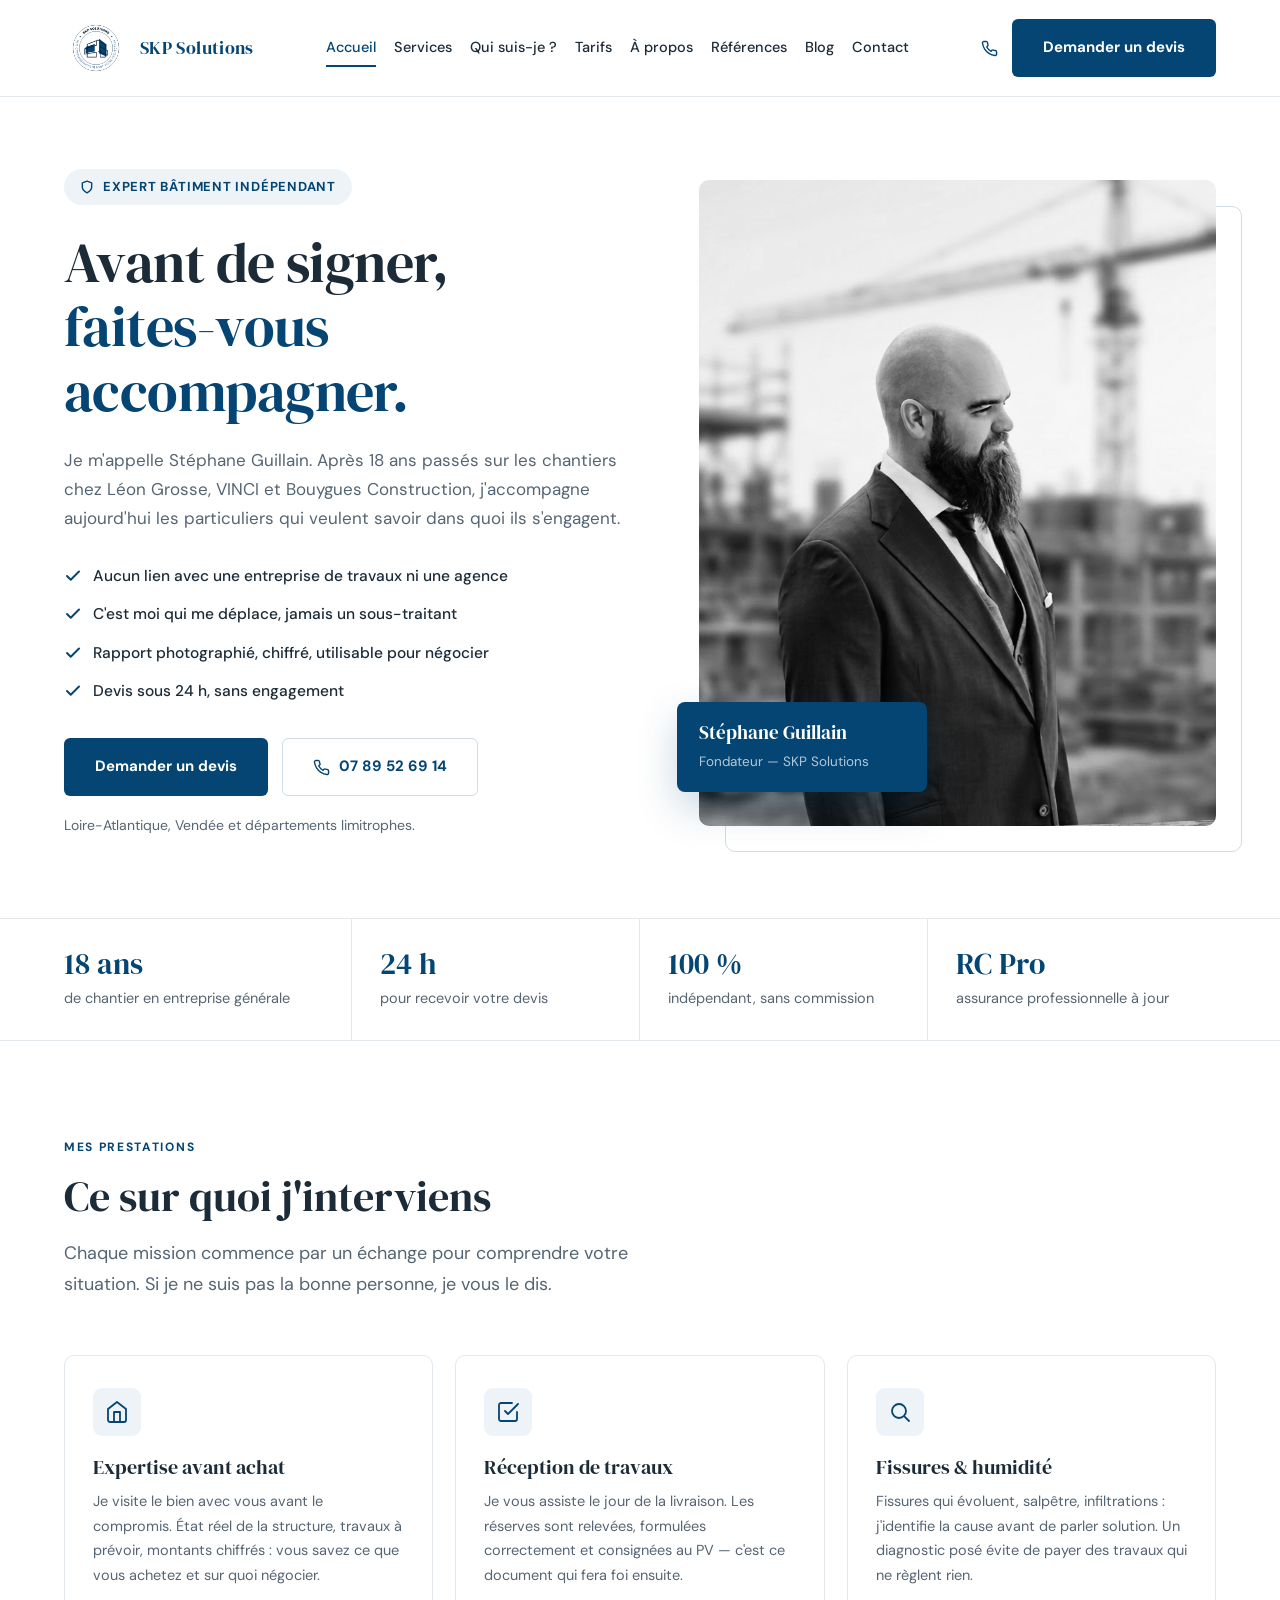
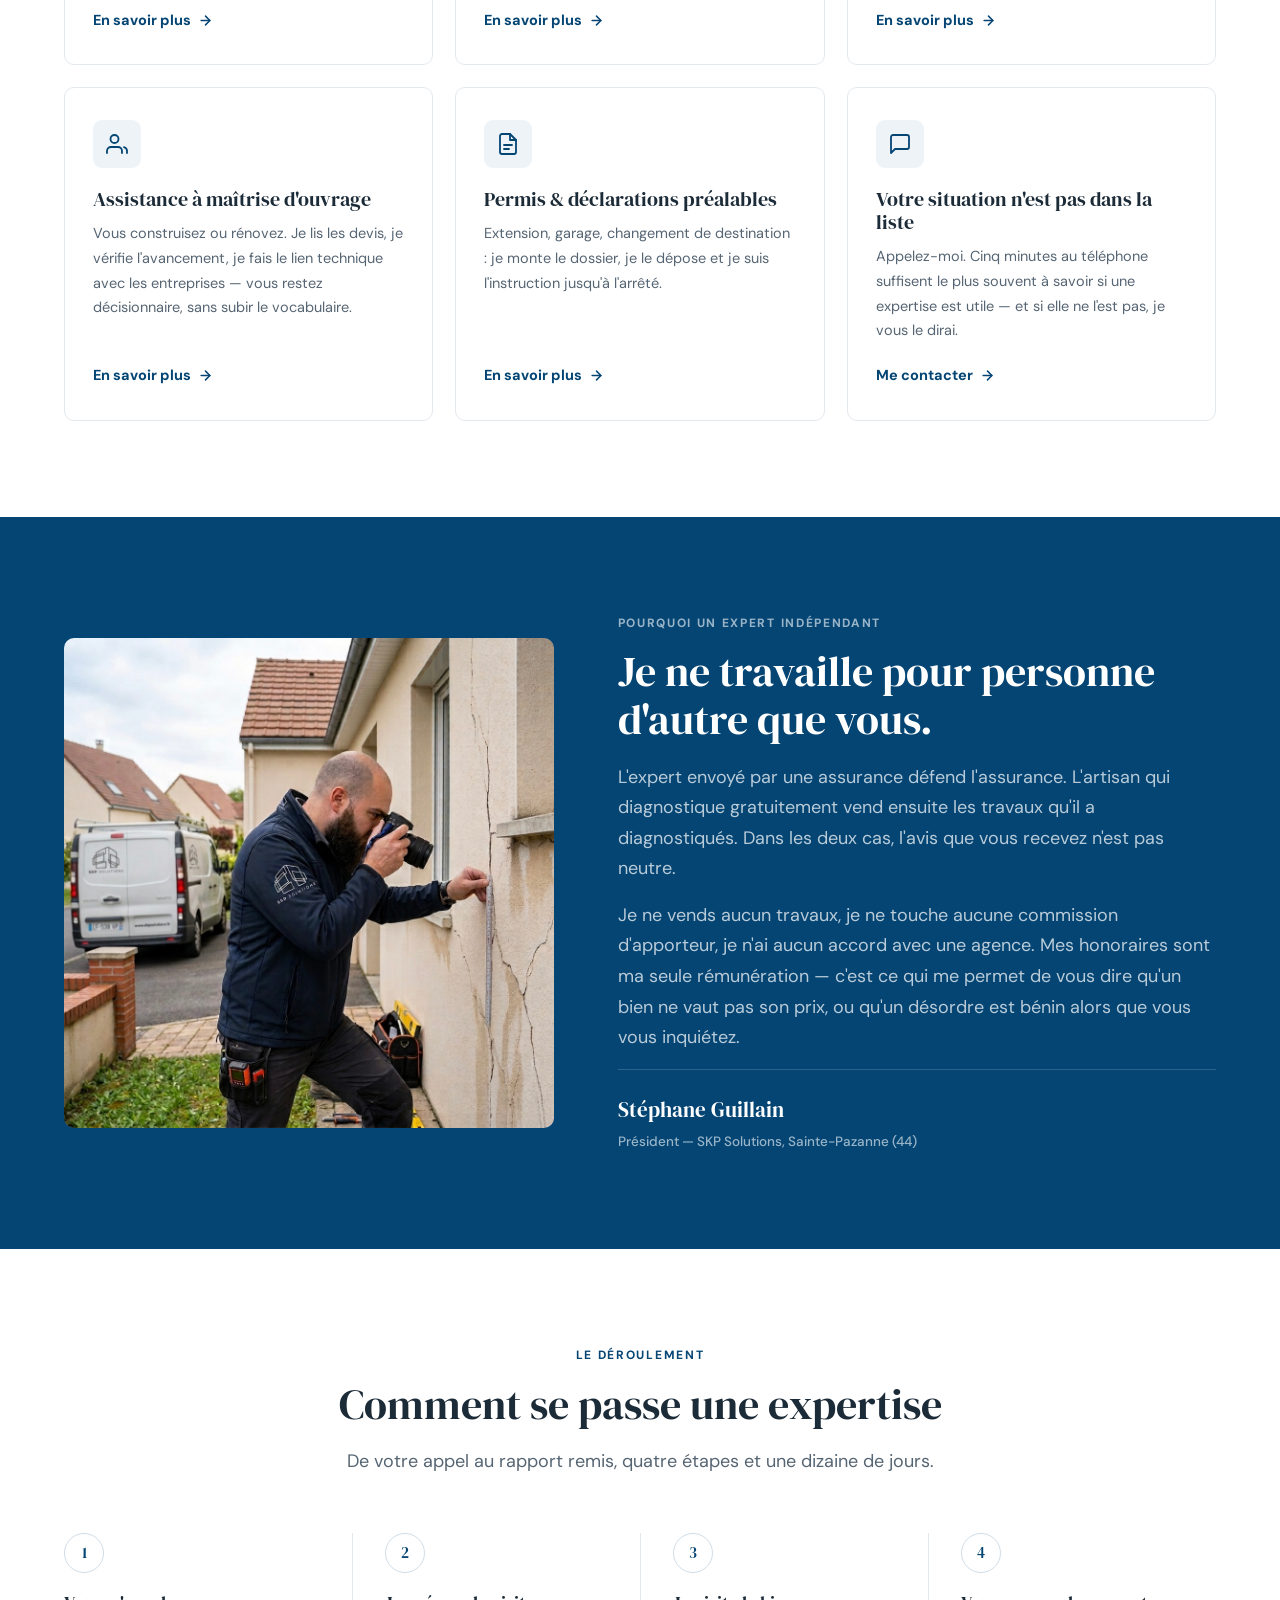
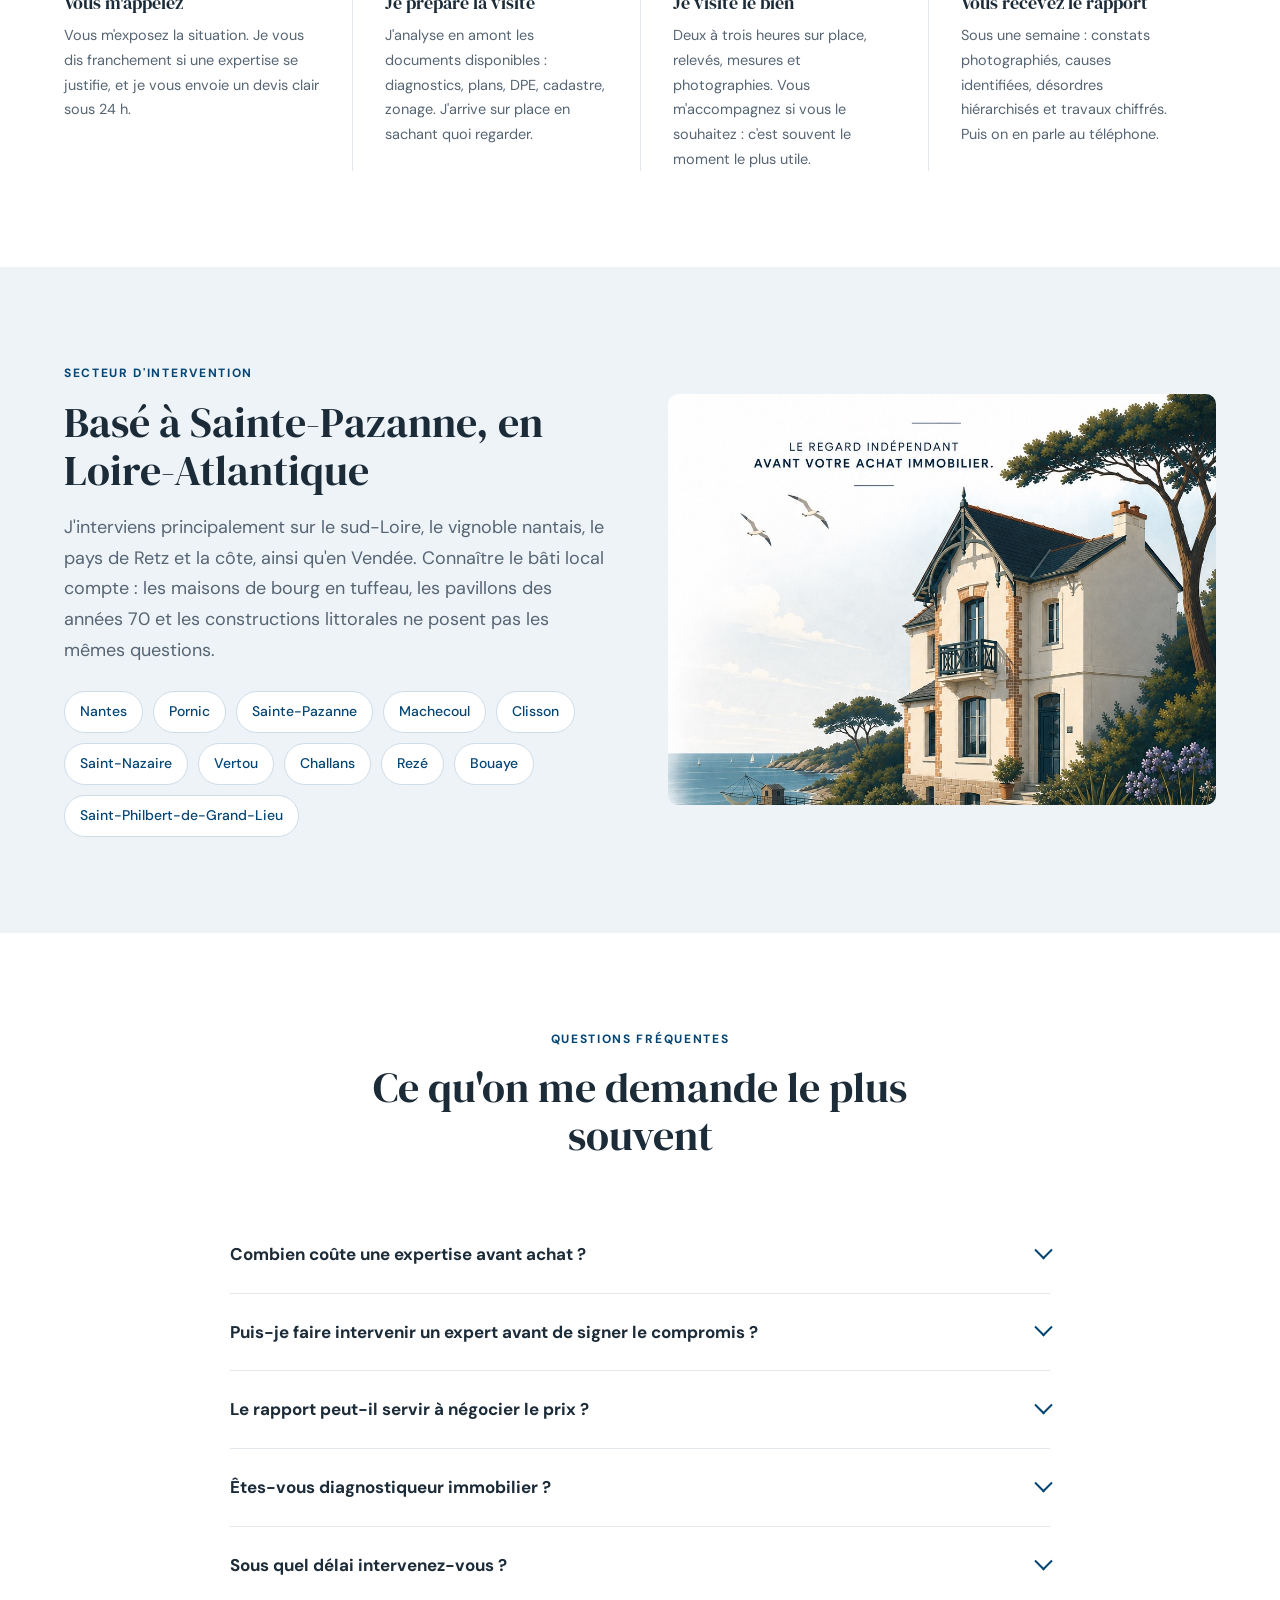
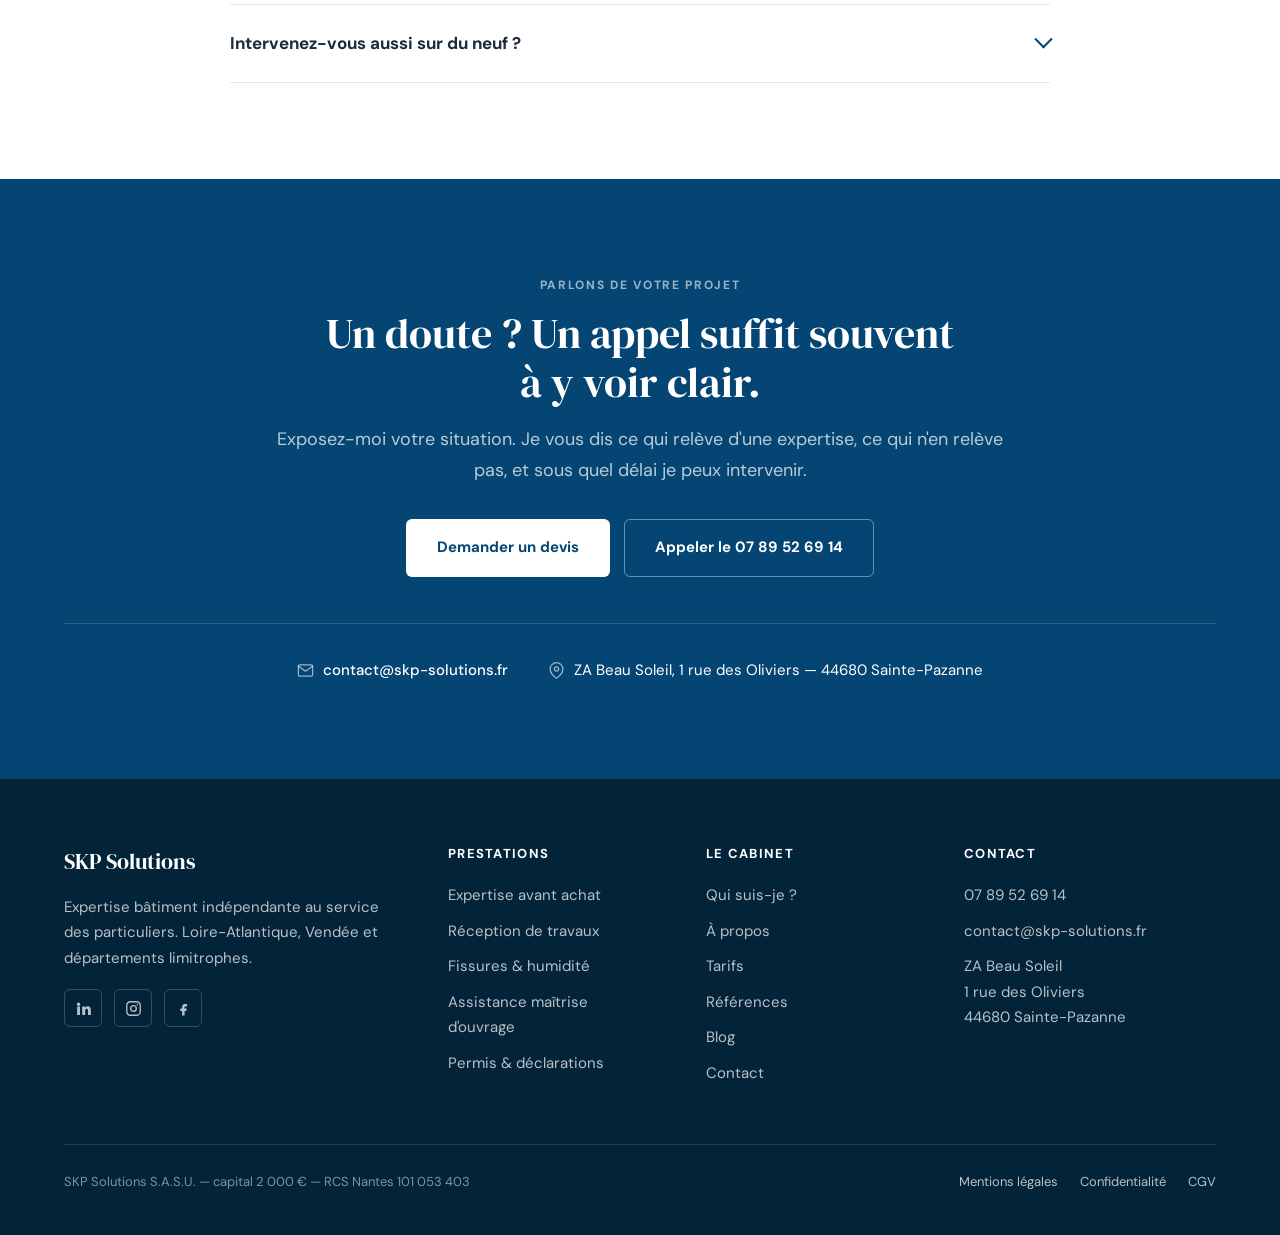
<file: index.html>
<!DOCTYPE html>
<html lang="fr">
<head>
<meta charset="UTF-8">
<meta name="viewport" content="width=device-width, initial-scale=1">
<title>Expert bâtiment indépendant en Loire-Atlantique | SKP Solutions</title>
<meta name="description" content="Stéphane Guillain, expert bâtiment indépendant à Sainte-Pazanne. Expertise avant achat immobilier, réception de travaux, diagnostic de pathologies. Intervention en Loire-Atlantique et Vendée.">
<link rel="canonical" href="https://skp-solutions.fr/">
<meta property="og:type" content="website">
<meta property="og:locale" content="fr_FR">
<meta property="og:site_name" content="SKP Solutions">
<meta property="og:title" content="Expert bâtiment indépendant en Loire-Atlantique | SKP Solutions">
<meta property="og:description" content="18 ans de chantier au service des particuliers. Je sécurise votre achat immobilier et vos travaux.">
<meta property="og:url" content="https://skp-solutions.fr/">
<meta property="og:image" content="https://skp-solutions.fr/assets/apercu-social.jpg">
<meta name="twitter:card" content="summary_large_image">

<link rel="preconnect" href="https://fonts.googleapis.com">
<link rel="preconnect" href="https://fonts.gstatic.com" crossorigin>
<link href="https://fonts.googleapis.com/css2?family=DM+Sans:wght@400;500;700&family=DM+Serif+Display&display=swap" rel="stylesheet">
<link rel="stylesheet" href="style.css">

<script type="application/ld+json">
{
  "@context": "https://schema.org",
  "@type": "ProfessionalService",
  "name": "SKP Solutions",
  "description": "Expertise bâtiment indépendante : expertise avant achat immobilier, réception de travaux, diagnostic de fissures et d'humidité, assistance à maîtrise d'ouvrage, permis de construire.",
  "url": "https://skp-solutions.fr/",
  "telephone": "+33789526914",
  "email": "contact@skp-solutions.fr",
  "founder": { "@type": "Person", "name": "Stéphane Guillain" },
  "address": {
    "@type": "PostalAddress",
    "streetAddress": "ZA Beau Soleil, 1 rue des Oliviers",
    "postalCode": "44680",
    "addressLocality": "Sainte-Pazanne",
    "addressRegion": "Loire-Atlantique",
    "addressCountry": "FR"
  },
  "areaServed": [
    { "@type": "AdministrativeArea", "name": "Loire-Atlantique" },
    { "@type": "AdministrativeArea", "name": "Vendée" }
  ],
  "priceRange": "€€",
  "sameAs": [
    "https://www.linkedin.com/company/skpsolutions/",
    "https://www.instagram.com/skp_solutions",
    "https://www.facebook.com/share/18JYyt2Jcp/"
  ]
}
</script>

<style>
/* ===== Styles propres à la page d'accueil ===== */

/* -- Héros -- */
.heros { padding-block: 72px 0; overflow: hidden; }
.heros__grille {
  display: grid;
  grid-template-columns: 1.05fr 0.95fr;
  gap: 64px;
  align-items: center;
}
.heros__eyebrow {
  display: inline-flex;
  align-items: center;
  gap: 9px;
  font-size: 13px;
  font-weight: 700;
  letter-spacing: 0.06em;
  text-transform: uppercase;
  color: var(--bleu);
  background: var(--bleu-lavis);
  border-radius: 100px;
  padding: 7px 16px;
  margin-bottom: 26px;
}
.heros h1 { margin-bottom: 22px; }
.heros h1 em { font-style: normal; color: var(--bleu); }
.heros__texte { font-size: 17px; color: var(--texte-doux); max-width: 54ch; }

.gages { margin: 30px 0 34px; display: grid; gap: 12px; }
.gages li { display: flex; align-items: flex-start; gap: 11px; font-size: 15.5px; font-weight: 500; }
.gages svg { flex: 0 0 auto; margin-top: 4px; }

.heros__actions { display: flex; flex-wrap: wrap; gap: 14px; align-items: center; }
.heros__note { font-size: 14px; color: var(--texte-doux); margin-top: 18px; }

/* Portrait — cadre décalé, marque discrète de la maison */
.portrait { position: relative; }
.portrait img {
  width: 100%;
  aspect-ratio: 4 / 5;
  object-fit: cover;
  border-radius: 10px;
  position: relative;
  z-index: 1;
}
.portrait::before {
  content: "";
  position: absolute;
  inset: 26px -26px -26px 26px;
  border: 1.5px solid var(--bleu-trait);
  border-radius: 10px;
}
.portrait__carte {
  position: absolute;
  left: -22px;
  bottom: 34px;
  z-index: 2;
  background: var(--bleu);
  color: var(--blanc);
  border-radius: 8px;
  padding: 18px 22px;
  max-width: 250px;
  box-shadow: 0 16px 40px rgba(4,69,116,0.22);
}
.portrait__nom { font-family: var(--titre); font-size: 19px; line-height: 1.2; }
.portrait__role { font-size: 13.5px; color: rgba(255,255,255,0.7); margin-top: 4px; }

/* -- Bandeau de réassurance -- */
.rassure { border-block: 1px solid var(--ligne); margin-top: 80px; }
.rassure__grille {
  display: grid;
  grid-template-columns: repeat(4, 1fr);
}
.rassure__item {
  padding: 30px 28px 30px 0;
  border-right: 1px solid var(--ligne);
}
.rassure__item:last-child { border-right: none; }
.rassure__item:not(:first-child) { padding-left: 28px; }
.rassure__cle {
  font-family: var(--titre);
  font-size: 30px;
  color: var(--bleu);
  line-height: 1;
  margin-bottom: 7px;
}
.rassure__lib { font-size: 14.5px; color: var(--texte-doux); }

/* -- Prestations -- */
.presta__grille {
  display: grid;
  grid-template-columns: repeat(3, 1fr);
  gap: 22px;
}
.presta__carte {
  display: flex;
  flex-direction: column;
  background: var(--blanc);
  border: 1px solid var(--ligne);
  border-radius: 10px;
  padding: 32px 28px;
  text-decoration: none;
  color: inherit;
  transition: border-color .18s ease, transform .18s ease, box-shadow .18s ease;
}
.presta__carte:hover {
  border-color: var(--bleu);
  transform: translateY(-3px);
  box-shadow: 0 14px 34px rgba(4,69,116,0.09);
}
.presta__icone {
  width: 48px; height: 48px;
  border-radius: 9px;
  background: var(--bleu-lavis);
  display: grid;
  place-items: center;
  margin-bottom: 20px;
}
.presta__carte h3 { margin-bottom: 10px; }
.presta__carte p { font-size: 14.5px; color: var(--texte-doux); flex: 1; }
.presta__lien {
  margin-top: 20px;
  font-size: 14.5px;
  font-weight: 700;
  color: var(--bleu);
  display: inline-flex;
  align-items: center;
  gap: 7px;
}
.presta__carte:hover .presta__lien svg { transform: translateX(4px); }
.presta__lien svg { transition: transform .18s ease; }

/* -- Pourquoi indépendant -- */
.pourquoi__grille {
  display: grid;
  grid-template-columns: 0.9fr 1.1fr;
  gap: 64px;
  align-items: center;
}
.pourquoi__visuel img {
  width: 100%;
  aspect-ratio: 1 / 1;
  object-fit: cover;
  border-radius: 10px;
}
.pourquoi p + p { margin-top: 16px; }
.pourquoi__signature {
  margin-top: 28px;
  padding-top: 22px;
  border-top: 1px solid rgba(255,255,255,0.16);
  font-family: var(--titre);
  font-size: 21px;
  color: var(--blanc);
}
.pourquoi__signature span {
  display: block;
  font-family: var(--corps);
  font-size: 13.5px;
  font-weight: 500;
  color: rgba(255,255,255,0.6);
  margin-top: 3px;
}

/* -- Déroulé : c'est une vraie séquence, la numérotation porte l'info -- */
.etapes {
  display: grid;
  grid-template-columns: repeat(4, 1fr);
  gap: 0;
  counter-reset: etape;
}
.etape { padding-right: 32px; position: relative; }
.etape:not(:first-child) { padding-left: 32px; border-left: 1px solid var(--ligne); }
.etape__num {
  counter-increment: etape;
  font-family: var(--titre);
  font-size: 15px;
  color: var(--bleu);
  width: 40px; height: 40px;
  border: 1.5px solid var(--bleu-trait);
  border-radius: 50%;
  display: grid;
  place-items: center;
  margin-bottom: 20px;
}
.etape__num::before { content: counter(etape); }
.etape h3 { font-size: 18px; margin-bottom: 10px; }
.etape p { font-size: 14.5px; color: var(--texte-doux); }

/* -- Secteur -- */
.secteur__grille { display: grid; grid-template-columns: 1fr 1fr; gap: 56px; align-items: center; }
.villes { display: flex; flex-wrap: wrap; gap: 10px; margin-top: 26px; }
.villes li {
  font-size: 14px;
  font-weight: 500;
  padding: 8px 15px;
  border: 1px solid var(--bleu-trait);
  border-radius: 100px;
  background: var(--blanc);
  color: var(--bleu);
}

/* -- FAQ -- */
.faq { max-width: 820px; margin-inline: auto; }
.faq details {
  border-bottom: 1px solid var(--ligne);
}
.faq summary {
  display: flex;
  align-items: center;
  justify-content: space-between;
  gap: 20px;
  padding: 24px 0;
  font-size: 17px;
  font-weight: 700;
  cursor: pointer;
  list-style: none;
}
.faq summary::-webkit-details-marker { display: none; }
.faq summary::after {
  content: "";
  flex: 0 0 auto;
  width: 13px; height: 13px;
  border-right: 2px solid var(--bleu);
  border-bottom: 2px solid var(--bleu);
  transform: rotate(45deg) translate(-3px, -3px);
  transition: transform .2s ease;
}
.faq details[open] summary::after { transform: rotate(-135deg) translate(-3px, -3px); }
.faq details p { padding-bottom: 24px; color: var(--texte-doux); max-width: 68ch; }

/* -- Appel final -- */
.final { text-align: center; }
.final__actions {
  display: flex;
  flex-wrap: wrap;
  gap: 14px;
  justify-content: center;
  margin-top: 34px;
}
.final__coord {
  display: flex;
  flex-wrap: wrap;
  gap: 14px 40px;
  justify-content: center;
  margin-top: 46px;
  padding-top: 34px;
  border-top: 1px solid rgba(255,255,255,0.16);
  font-size: 15px;
}
.final__coord div { display: flex; align-items: center; gap: 9px; }
.final__coord a { color: var(--blanc); text-decoration: none; font-weight: 500; }
.final__coord a:hover { text-decoration: underline; }

/* -- Responsive -- */
@media (max-width: 980px) {
  .heros { padding-top: 48px; }
  .heros__grille { grid-template-columns: 1fr; gap: 48px; }
  .portrait { max-width: 440px; }
  .portrait::before { inset: 20px -20px -20px 20px; }
  .portrait__carte { left: 0; bottom: 20px; }
  .rassure { margin-top: 56px; }
  .rassure__grille { grid-template-columns: 1fr 1fr; }
  .rassure__item { border-right: none; padding: 24px 0; border-bottom: 1px solid var(--ligne); }
  .rassure__item:nth-child(odd) { border-right: 1px solid var(--ligne); padding-right: 24px; }
  .rassure__item:not(:first-child) { padding-left: 0; }
  .rassure__item:nth-child(even) { padding-left: 24px; }
  .rassure__item:nth-last-child(-n+2) { border-bottom: none; }
  .presta__grille { grid-template-columns: 1fr 1fr; }
  .pourquoi__grille { grid-template-columns: 1fr; gap: 40px; }
  .etapes { grid-template-columns: 1fr 1fr; gap: 36px 0; }
  .etape:nth-child(odd) { padding-left: 0; border-left: none; }
  .etape:nth-child(even) { padding-left: 32px; border-left: 1px solid var(--ligne); }
  .secteur__grille { grid-template-columns: 1fr; gap: 36px; }
}

@media (max-width: 620px) {
  .presta__grille { grid-template-columns: 1fr; }
  .etapes { grid-template-columns: 1fr; gap: 32px; }
  .etape, .etape:nth-child(even) { padding: 0 0 0 0; border-left: none; }
  .heros__actions .btn { width: 100%; justify-content: center; }
}
</style>
</head>

<body>
<a class="saut-contenu" href="#principal">Aller au contenu</a>

<!-- ============ EN-TÊTE ============ -->
<header class="entete">
  <div class="contenu entete__inner">
    <a class="marque" href="index.html">
      <img class="marque__logo" src="assets/logo-skp.png" alt="">
      <span class="marque__nom">SKP Solutions</span>
    </a>

    <nav class="nav" id="nav">
      <a href="index.html" aria-current="page">Accueil</a>
      <a href="services.html">Services</a>
      <a href="qui-suis-je.html">Qui suis-je&nbsp;?</a>
      <a href="tarifs.html">Tarifs</a>
      <a href="a-propos.html">À propos</a>
      <a href="references.html">Références</a>
      <a href="blog.html">Blog</a>
      <a href="contact.html">Contact</a>
    </nav>

    <div class="entete__actions">
      <a class="tel-entete" href="tel:+33789526914" aria-label="Appeler le 07 89 52 69 14">
        <svg width="17" height="17" viewBox="0 0 24 24" fill="none" stroke="currentColor" stroke-width="2" stroke-linecap="round" stroke-linejoin="round"><path d="M22 16.92v3a2 2 0 0 1-2.18 2 19.79 19.79 0 0 1-8.63-3.07 19.5 19.5 0 0 1-6-6A19.79 19.79 0 0 1 2.12 4.18 2 2 0 0 1 4.11 2h3a2 2 0 0 1 2 1.72c.13.96.36 1.9.7 2.81a2 2 0 0 1-.45 2.11L8.09 9.91a16 16 0 0 0 6 6l1.27-1.27a2 2 0 0 1 2.11-.45c.9.34 1.85.57 2.81.7A2 2 0 0 1 22 16.92z"/></svg>
      </a>
      <a class="btn btn--plein" href="contact.html">Demander un devis</a>
      <button class="burger" id="burger" aria-label="Ouvrir le menu" aria-expanded="false" aria-controls="nav">
        <svg width="22" height="22" viewBox="0 0 24 24" fill="none" stroke="currentColor" stroke-width="2" stroke-linecap="round"><line x1="3" y1="7" x2="21" y2="7"/><line x1="3" y1="12" x2="21" y2="12"/><line x1="3" y1="17" x2="21" y2="17"/></svg>
      </button>
    </div>
  </div>
</header>

<main id="principal">

<!-- ============ HÉROS ============ -->
<section class="heros">
  <div class="contenu heros__grille">
    <div>
      <span class="heros__eyebrow">
        <svg width="14" height="14" viewBox="0 0 24 24" fill="none" stroke="currentColor" stroke-width="2.4" stroke-linecap="round" stroke-linejoin="round"><path d="M12 22s8-4 8-10V5l-8-3-8 3v7c0 6 8 10 8 10z"/></svg>
        Expert bâtiment indépendant
      </span>

      <h1>Avant de signer,<br><em>faites-vous accompagner.</em></h1>

      <p class="heros__texte">
        Je m'appelle Stéphane Guillain. Après 18 ans passés sur les chantiers chez Léon Grosse, VINCI et Bouygues Construction, j'accompagne aujourd'hui les particuliers qui veulent savoir dans quoi ils s'engagent.
      </p>

      <ul class="gages">
        <li>
          <svg width="18" height="18" viewBox="0 0 24 24" fill="none" stroke="#044574" stroke-width="2.6" stroke-linecap="round" stroke-linejoin="round"><polyline points="20 6 9 17 4 12"/></svg>
          Aucun lien avec une entreprise de travaux ni une agence
        </li>
        <li>
          <svg width="18" height="18" viewBox="0 0 24 24" fill="none" stroke="#044574" stroke-width="2.6" stroke-linecap="round" stroke-linejoin="round"><polyline points="20 6 9 17 4 12"/></svg>
          C'est moi qui me déplace, jamais un sous-traitant
        </li>
        <li>
          <svg width="18" height="18" viewBox="0 0 24 24" fill="none" stroke="#044574" stroke-width="2.6" stroke-linecap="round" stroke-linejoin="round"><polyline points="20 6 9 17 4 12"/></svg>
          Rapport photographié, chiffré, utilisable pour négocier
        </li>
        <li>
          <svg width="18" height="18" viewBox="0 0 24 24" fill="none" stroke="#044574" stroke-width="2.6" stroke-linecap="round" stroke-linejoin="round"><polyline points="20 6 9 17 4 12"/></svg>
          Devis sous 24 h, sans engagement
        </li>
      </ul>

      <div class="heros__actions">
        <a class="btn btn--plein" href="contact.html">Demander un devis</a>
        <a class="btn btn--contour" href="tel:+33789526914">
          <svg width="17" height="17" viewBox="0 0 24 24" fill="none" stroke="currentColor" stroke-width="2" stroke-linecap="round" stroke-linejoin="round"><path d="M22 16.92v3a2 2 0 0 1-2.18 2 19.79 19.79 0 0 1-8.63-3.07 19.5 19.5 0 0 1-6-6A19.79 19.79 0 0 1 2.12 4.18 2 2 0 0 1 4.11 2h3a2 2 0 0 1 2 1.72c.13.96.36 1.9.7 2.81a2 2 0 0 1-.45 2.11L8.09 9.91a16 16 0 0 0 6 6l1.27-1.27a2 2 0 0 1 2.11-.45c.9.34 1.85.57 2.81.7A2 2 0 0 1 22 16.92z"/></svg>
          07 89 52 69 14
        </a>
      </div>

      <p class="heros__note">Loire-Atlantique, Vendée et départements limitrophes.</p>
    </div>

    <figure class="portrait">
      <img src="assets/stephane-guillain.jpg" alt="Stéphane Guillain, expert bâtiment, sur un chantier">
      <figcaption class="portrait__carte">
        <span class="portrait__nom">Stéphane Guillain</span>
        <span class="portrait__role">Fondateur — SKP Solutions</span>
      </figcaption>
    </figure>
  </div>

  <!-- Bandeau de réassurance -->
  <div class="rassure">
    <div class="contenu rassure__grille">
      <div class="rassure__item">
        <div class="rassure__cle">18 ans</div>
        <p class="rassure__lib">de chantier en entreprise générale</p>
      </div>
      <div class="rassure__item">
        <div class="rassure__cle">24 h</div>
        <p class="rassure__lib">pour recevoir votre devis</p>
      </div>
      <div class="rassure__item">
        <div class="rassure__cle">100 %</div>
        <p class="rassure__lib">indépendant, sans commission</p>
      </div>
      <div class="rassure__item">
        <div class="rassure__cle">RC Pro</div>
        <p class="rassure__lib">assurance professionnelle à jour</p>
      </div>
    </div>
  </div>
</section>

<!-- ============ PRESTATIONS ============ -->
<section class="bloc presta">
  <div class="contenu">
    <div class="entete-bloc">
      <p class="surtitre">Mes prestations</p>
      <h2>Ce sur quoi j'interviens</h2>
      <p class="chapo">Chaque mission commence par un échange pour comprendre votre situation. Si je ne suis pas la bonne personne, je vous le dis.</p>
    </div>

    <div class="presta__grille">

      <a class="presta__carte" href="services.html#avant-achat">
        <span class="presta__icone">
          <svg width="24" height="24" viewBox="0 0 24 24" fill="none" stroke="#044574" stroke-width="1.8" stroke-linecap="round" stroke-linejoin="round"><path d="M3 9l9-7 9 7v11a2 2 0 0 1-2 2H5a2 2 0 0 1-2-2z"/><polyline points="9 22 9 12 15 12 15 22"/></svg>
        </span>
        <h3>Expertise avant achat</h3>
        <p>Je visite le bien avec vous avant le compromis. État réel de la structure, travaux à prévoir, montants chiffrés : vous savez ce que vous achetez et sur quoi négocier.</p>
        <span class="presta__lien">En savoir plus
          <svg width="15" height="15" viewBox="0 0 24 24" fill="none" stroke="currentColor" stroke-width="2.4" stroke-linecap="round" stroke-linejoin="round"><line x1="5" y1="12" x2="19" y2="12"/><polyline points="12 5 19 12 12 19"/></svg>
        </span>
      </a>

      <a class="presta__carte" href="services.html#reception">
        <span class="presta__icone">
          <svg width="24" height="24" viewBox="0 0 24 24" fill="none" stroke="#044574" stroke-width="1.8" stroke-linecap="round" stroke-linejoin="round"><path d="M9 11l3 3L22 4"/><path d="M21 12v7a2 2 0 0 1-2 2H5a2 2 0 0 1-2-2V5a2 2 0 0 1 2-2h11"/></svg>
        </span>
        <h3>Réception de travaux</h3>
        <p>Je vous assiste le jour de la livraison. Les réserves sont relevées, formulées correctement et consignées au PV — c'est ce document qui fera foi ensuite.</p>
        <span class="presta__lien">En savoir plus
          <svg width="15" height="15" viewBox="0 0 24 24" fill="none" stroke="currentColor" stroke-width="2.4" stroke-linecap="round" stroke-linejoin="round"><line x1="5" y1="12" x2="19" y2="12"/><polyline points="12 5 19 12 12 19"/></svg>
        </span>
      </a>

      <a class="presta__carte" href="services.html#pathologies">
        <span class="presta__icone">
          <svg width="24" height="24" viewBox="0 0 24 24" fill="none" stroke="#044574" stroke-width="1.8" stroke-linecap="round" stroke-linejoin="round"><circle cx="11" cy="11" r="7"/><line x1="21" y1="21" x2="16.6" y2="16.6"/></svg>
        </span>
        <h3>Fissures &amp; humidité</h3>
        <p>Fissures qui évoluent, salpêtre, infiltrations : j'identifie la cause avant de parler solution. Un diagnostic posé évite de payer des travaux qui ne règlent rien.</p>
        <span class="presta__lien">En savoir plus
          <svg width="15" height="15" viewBox="0 0 24 24" fill="none" stroke="currentColor" stroke-width="2.4" stroke-linecap="round" stroke-linejoin="round"><line x1="5" y1="12" x2="19" y2="12"/><polyline points="12 5 19 12 12 19"/></svg>
        </span>
      </a>

      <a class="presta__carte" href="services.html#amo">
        <span class="presta__icone">
          <svg width="24" height="24" viewBox="0 0 24 24" fill="none" stroke="#044574" stroke-width="1.8" stroke-linecap="round" stroke-linejoin="round"><path d="M17 21v-2a4 4 0 0 0-4-4H6a4 4 0 0 0-4 4v2"/><circle cx="9.5" cy="7" r="4"/><path d="M22 21v-2a4 4 0 0 0-3-3.87"/></svg>
        </span>
        <h3>Assistance à maîtrise d'ouvrage</h3>
        <p>Vous construisez ou rénovez. Je lis les devis, je vérifie l'avancement, je fais le lien technique avec les entreprises — vous restez décisionnaire, sans subir le vocabulaire.</p>
        <span class="presta__lien">En savoir plus
          <svg width="15" height="15" viewBox="0 0 24 24" fill="none" stroke="currentColor" stroke-width="2.4" stroke-linecap="round" stroke-linejoin="round"><line x1="5" y1="12" x2="19" y2="12"/><polyline points="12 5 19 12 12 19"/></svg>
        </span>
      </a>

      <a class="presta__carte" href="services.html#urbanisme">
        <span class="presta__icone">
          <svg width="24" height="24" viewBox="0 0 24 24" fill="none" stroke="#044574" stroke-width="1.8" stroke-linecap="round" stroke-linejoin="round"><path d="M14 2H6a2 2 0 0 0-2 2v16a2 2 0 0 0 2 2h12a2 2 0 0 0 2-2V8z"/><polyline points="14 2 14 8 20 8"/><line x1="8" y1="13" x2="16" y2="13"/><line x1="8" y1="17" x2="13" y2="17"/></svg>
        </span>
        <h3>Permis &amp; déclarations préalables</h3>
        <p>Extension, garage, changement de destination : je monte le dossier, je le dépose et je suis l'instruction jusqu'à l'arrêté.</p>
        <span class="presta__lien">En savoir plus
          <svg width="15" height="15" viewBox="0 0 24 24" fill="none" stroke="currentColor" stroke-width="2.4" stroke-linecap="round" stroke-linejoin="round"><line x1="5" y1="12" x2="19" y2="12"/><polyline points="12 5 19 12 12 19"/></svg>
        </span>
      </a>

      <a class="presta__carte" href="contact.html">
        <span class="presta__icone">
          <svg width="24" height="24" viewBox="0 0 24 24" fill="none" stroke="#044574" stroke-width="1.8" stroke-linecap="round" stroke-linejoin="round"><path d="M21 15a2 2 0 0 1-2 2H7l-4 4V5a2 2 0 0 1 2-2h14a2 2 0 0 1 2 2z"/></svg>
        </span>
        <h3>Votre situation n'est pas dans la liste</h3>
        <p>Appelez-moi. Cinq minutes au téléphone suffisent le plus souvent à savoir si une expertise est utile — et si elle ne l'est pas, je vous le dirai.</p>
        <span class="presta__lien">Me contacter
          <svg width="15" height="15" viewBox="0 0 24 24" fill="none" stroke="currentColor" stroke-width="2.4" stroke-linecap="round" stroke-linejoin="round"><line x1="5" y1="12" x2="19" y2="12"/><polyline points="12 5 19 12 12 19"/></svg>
        </span>
      </a>

    </div>
  </div>
</section>

<!-- ============ POURQUOI UN INDÉPENDANT ============ -->
<section class="bloc bloc--encre pourquoi">
  <div class="contenu pourquoi__grille">
    <div class="pourquoi__visuel">
      <img src="assets/chantier.jpg" alt="Relevé technique sur chantier">
    </div>
    <div>
      <p class="surtitre">Pourquoi un expert indépendant</p>
      <h2>Je ne travaille pour personne d'autre que vous.</h2>
      <p class="chapo">
        L'expert envoyé par une assurance défend l'assurance. L'artisan qui diagnostique gratuitement vend ensuite les travaux qu'il a diagnostiqués. Dans les deux cas, l'avis que vous recevez n'est pas neutre.
      </p>
      <p class="chapo">
        Je ne vends aucun travaux, je ne touche aucune commission d'apporteur, je n'ai aucun accord avec une agence. Mes honoraires sont ma seule rémunération — c'est ce qui me permet de vous dire qu'un bien ne vaut pas son prix, ou qu'un désordre est bénin alors que vous vous inquiétez.
      </p>
      <p class="pourquoi__signature">
        Stéphane Guillain
        <span>Président — SKP Solutions, Sainte-Pazanne (44)</span>
      </p>
    </div>
  </div>
</section>

<!-- ============ DÉROULÉ ============ -->
<section class="bloc">
  <div class="contenu">
    <div class="entete-bloc entete-bloc--centre">
      <p class="surtitre">Le déroulement</p>
      <h2>Comment se passe une expertise</h2>
      <p class="chapo" style="margin-inline:auto">De votre appel au rapport remis, quatre étapes et une dizaine de jours.</p>
    </div>

    <ol class="etapes">
      <li class="etape">
        <div class="etape__num" aria-hidden="true"></div>
        <h3>Vous m'appelez</h3>
        <p>Vous m'exposez la situation. Je vous dis franchement si une expertise se justifie, et je vous envoie un devis clair sous 24 h.</p>
      </li>
      <li class="etape">
        <div class="etape__num" aria-hidden="true"></div>
        <h3>Je prépare la visite</h3>
        <p>J'analyse en amont les documents disponibles : diagnostics, plans, DPE, cadastre, zonage. J'arrive sur place en sachant quoi regarder.</p>
      </li>
      <li class="etape">
        <div class="etape__num" aria-hidden="true"></div>
        <h3>Je visite le bien</h3>
        <p>Deux à trois heures sur place, relevés, mesures et photographies. Vous m'accompagnez si vous le souhaitez : c'est souvent le moment le plus utile.</p>
      </li>
      <li class="etape">
        <div class="etape__num" aria-hidden="true"></div>
        <h3>Vous recevez le rapport</h3>
        <p>Sous une semaine : constats photographiés, causes identifiées, désordres hiérarchisés et travaux chiffrés. Puis on en parle au téléphone.</p>
      </li>
    </ol>
  </div>
</section>

<!-- ============ SECTEUR ============ -->
<section class="bloc bloc--lavis">
  <div class="contenu secteur__grille">
    <div>
      <p class="surtitre">Secteur d'intervention</p>
      <h2>Basé à Sainte-Pazanne, en Loire-Atlantique</h2>
      <p class="chapo">
        J'interviens principalement sur le sud-Loire, le vignoble nantais, le pays de Retz et la côte, ainsi qu'en Vendée. Connaître le bâti local compte : les maisons de bourg en tuffeau, les pavillons des années 70 et les constructions littorales ne posent pas les mêmes questions.
      </p>
      <ul class="villes">
        <li>Nantes</li><li>Pornic</li><li>Sainte-Pazanne</li><li>Machecoul</li>
        <li>Clisson</li><li>Saint-Nazaire</li><li>Vertou</li><li>Challans</li>
        <li>Rezé</li><li>Bouaye</li><li>Saint-Philbert-de-Grand-Lieu</li>
      </ul>
    </div>
    <div>
      <img src="assets/secteur.jpg" alt="Bâti traditionnel du pays de Retz" style="width:100%;aspect-ratio:4/3;object-fit:cover;border-radius:10px;">
    </div>
  </div>
</section>

<!-- ============ FAQ ============ -->
<section class="bloc">
  <div class="contenu">
    <div class="entete-bloc entete-bloc--centre">
      <p class="surtitre">Questions fréquentes</p>
      <h2>Ce qu'on me demande le plus souvent</h2>
    </div>

    <div class="faq">
      <details>
        <summary>Combien coûte une expertise avant achat&nbsp;?</summary>
        <p>Le tarif dépend de la surface du bien, de son ancienneté et de la distance. Vous recevez un devis ferme sous 24 h après notre échange téléphonique, sans engagement. Rapporté à ce qu'une expertise permet d'éviter ou de renégocier, l'investissement est en général vite amorti.</p>
      </details>
      <details>
        <summary>Puis-je faire intervenir un expert avant de signer le compromis&nbsp;?</summary>
        <p>Oui, et c'est même le meilleur moment. Avant le compromis, vous êtes libre de renoncer ou de renégocier sans contrainte. Après signature, vous disposez encore du délai de rétractation de dix jours, mais la marge de manœuvre est plus étroite. Prévenez le vendeur ou l'agence : une seconde visite d'environ deux heures est nécessaire.</p>
      </details>
      <details>
        <summary>Le rapport peut-il servir à négocier le prix&nbsp;?</summary>
        <p>C'est l'un de ses usages principaux. Le rapport chiffre les travaux à prévoir poste par poste, avec les montants HT et TTC. Face à un vendeur ou à une agence, un document technique daté et photographié pèse infiniment plus qu'une estimation orale.</p>
      </details>
      <details>
        <summary>Êtes-vous diagnostiqueur immobilier&nbsp;?</summary>
        <p>Non, et les deux métiers ne se confondent pas. Le diagnostiqueur réalise les diagnostics réglementaires obligatoires à la vente (DPE, amiante, plomb, termites, électricité). Mon travail est différent : j'analyse la structure, la charpente, la couverture, les réseaux et les pathologies, j'en cherche les causes et je chiffre les reprises. Je m'appuie d'ailleurs sur vos diagnostics obligatoires, que je recoupe avec ce que j'observe sur place.</p>
      </details>
      <details>
        <summary>Sous quel délai intervenez-vous&nbsp;?</summary>
        <p>Comptez généralement cinq à dix jours entre la validation du devis et la visite, selon mon planning et votre secteur. En cas d'urgence — délai de rétractation qui court, sinistre en cours — dites-le-moi : je m'organise autrement quand c'est possible.</p>
      </details>
      <details>
        <summary>Intervenez-vous aussi sur du neuf&nbsp;?</summary>
        <p>Oui. Réception de maison individuelle (CCMI), livraison en VEFA, levée de réserves : ce sont des missions courantes. Les défauts constatés en réception sont plus faciles à faire reprendre que ceux découverts six mois plus tard.</p>
      </details>
    </div>
  </div>
</section>

<!-- ============ APPEL FINAL ============ -->
<section class="bloc bloc--encre final">
  <div class="contenu">
    <p class="surtitre">Parlons de votre projet</p>
    <h2>Un doute&nbsp;? Un appel suffit souvent<br>à y voir clair.</h2>
    <p class="chapo" style="margin-inline:auto">
      Exposez-moi votre situation. Je vous dis ce qui relève d'une expertise, ce qui n'en relève pas, et sous quel délai je peux intervenir.
    </p>

    <div class="final__actions">
      <a class="btn btn--blanc" href="contact.html">Demander un devis</a>
      <a class="btn btn--fantome" href="tel:+33789526914">Appeler le 07 89 52 69 14</a>
    </div>

    <div class="final__coord">
      <div>
        <svg width="17" height="17" viewBox="0 0 24 24" fill="none" stroke="rgba(255,255,255,.6)" stroke-width="1.8" stroke-linecap="round" stroke-linejoin="round"><rect x="2" y="4" width="20" height="16" rx="2"/><polyline points="22 6 12 13 2 6"/></svg>
        <a href="mailto:contact@skp-solutions.fr">contact@skp-solutions.fr</a>
      </div>
      <div>
        <svg width="17" height="17" viewBox="0 0 24 24" fill="none" stroke="rgba(255,255,255,.6)" stroke-width="1.8" stroke-linecap="round" stroke-linejoin="round"><path d="M21 10c0 7-9 13-9 13s-9-6-9-13a9 9 0 0 1 18 0z"/><circle cx="12" cy="10" r="3"/></svg>
        <span>ZA Beau Soleil, 1 rue des Oliviers — 44680 Sainte-Pazanne</span>
      </div>
    </div>
  </div>
</section>

</main>

<!-- ============ PIED DE PAGE ============ -->
<footer class="pied">
  <div class="contenu">
    <div class="pied__grille">
      <div>
        <div class="pied__marque">SKP Solutions</div>
        <p>Expertise bâtiment indépendante au service des particuliers. Loire-Atlantique, Vendée et départements limitrophes.</p>
        <div class="reseaux">
          <a href="https://www.linkedin.com/company/skpsolutions/" aria-label="LinkedIn">
            <svg width="17" height="17" viewBox="0 0 24 24" fill="currentColor"><path d="M4.98 3.5a2.5 2.5 0 1 1 0 5 2.5 2.5 0 0 1 0-5zM3 9h4v12H3zM10 9h3.8v1.7h.05c.53-1 1.83-2.05 3.75-2.05 4 0 4.75 2.6 4.75 6V21h-4v-5.5c0-1.3 0-3-1.85-3s-2.15 1.45-2.15 2.9V21h-4z"/></svg>
          </a>
          <a href="https://www.instagram.com/skp_solutions" aria-label="Instagram">
            <svg width="17" height="17" viewBox="0 0 24 24" fill="none" stroke="currentColor" stroke-width="1.9"><rect x="2.5" y="2.5" width="19" height="19" rx="5"/><circle cx="12" cy="12" r="4"/><circle cx="17.5" cy="6.5" r="1.1" fill="currentColor" stroke="none"/></svg>
          </a>
          <a href="https://www.facebook.com/share/18JYyt2Jcp/" aria-label="Facebook">
            <svg width="17" height="17" viewBox="0 0 24 24" fill="currentColor"><path d="M14 9h3V5.5h-3c-2.3 0-4 1.8-4 4V12H7.5v3.5H10V22h3.5v-6.5H16L16.5 12H13.5V9.5c0-.3.2-.5.5-.5z"/></svg>
          </a>
        </div>
      </div>

      <div>
        <p class="pied__titre">Prestations</p>
        <ul>
          <li><a href="services.html#avant-achat">Expertise avant achat</a></li>
          <li><a href="services.html#reception">Réception de travaux</a></li>
          <li><a href="services.html#pathologies">Fissures &amp; humidité</a></li>
          <li><a href="services.html#amo">Assistance maîtrise d'ouvrage</a></li>
          <li><a href="services.html#urbanisme">Permis &amp; déclarations</a></li>
        </ul>
      </div>

      <div>
        <p class="pied__titre">Le cabinet</p>
        <ul>
          <li><a href="qui-suis-je.html">Qui suis-je&nbsp;?</a></li>
          <li><a href="a-propos.html">À propos</a></li>
          <li><a href="tarifs.html">Tarifs</a></li>
          <li><a href="references.html">Références</a></li>
          <li><a href="blog.html">Blog</a></li>
          <li><a href="contact.html">Contact</a></li>
        </ul>
      </div>

      <div>
        <p class="pied__titre">Contact</p>
        <ul>
          <li><a href="tel:+33789526914">07 89 52 69 14</a></li>
          <li><a href="mailto:contact@skp-solutions.fr">contact@skp-solutions.fr</a></li>
          <li>ZA Beau Soleil<br>1 rue des Oliviers<br>44680 Sainte-Pazanne</li>
        </ul>
      </div>
    </div>

    <div class="pied__legal">
      <p>SKP Solutions S.A.S.U. — capital 2 000 € — RCS Nantes 101 053 403</p>
      <ul>
        <li><a href="mentions-legales.html">Mentions légales</a></li>
        <li><a href="confidentialite.html">Confidentialité</a></li>
        <li><a href="cgv.html">CGV</a></li>
      </ul>
    </div>
  </div>
</footer>

<!-- Barre de contact fixe (mobile) -->
<div class="barre-mobile">
  <a class="barre-mobile__tel" href="tel:+33789526914">
    <svg width="17" height="17" viewBox="0 0 24 24" fill="none" stroke="currentColor" stroke-width="2" stroke-linecap="round" stroke-linejoin="round"><path d="M22 16.92v3a2 2 0 0 1-2.18 2 19.79 19.79 0 0 1-8.63-3.07 19.5 19.5 0 0 1-6-6A19.79 19.79 0 0 1 2.12 4.18 2 2 0 0 1 4.11 2h3a2 2 0 0 1 2 1.72c.13.96.36 1.9.7 2.81a2 2 0 0 1-.45 2.11L8.09 9.91a16 16 0 0 0 6 6l1.27-1.27a2 2 0 0 1 2.11-.45c.9.34 1.85.57 2.81.7A2 2 0 0 1 22 16.92z"/></svg>
    Appeler
  </a>
  <a class="barre-mobile__devis" href="contact.html">Demander un devis</a>
</div>

<script>
  // Menu mobile
  (function () {
    var burger = document.getElementById('burger');
    var nav = document.getElementById('nav');
    if (!burger || !nav) return;

    burger.addEventListener('click', function () {
      var ouvert = nav.getAttribute('data-ouvert') === 'true';
      nav.setAttribute('data-ouvert', String(!ouvert));
      burger.setAttribute('aria-expanded', String(!ouvert));
      burger.setAttribute('aria-label', ouvert ? 'Ouvrir le menu' : 'Fermer le menu');
    });

    nav.addEventListener('click', function (e) {
      if (e.target.tagName === 'A') {
        nav.setAttribute('data-ouvert', 'false');
        burger.setAttribute('aria-expanded', 'false');
      }
    });
  })();
</script>

</body>
</html>
</file>
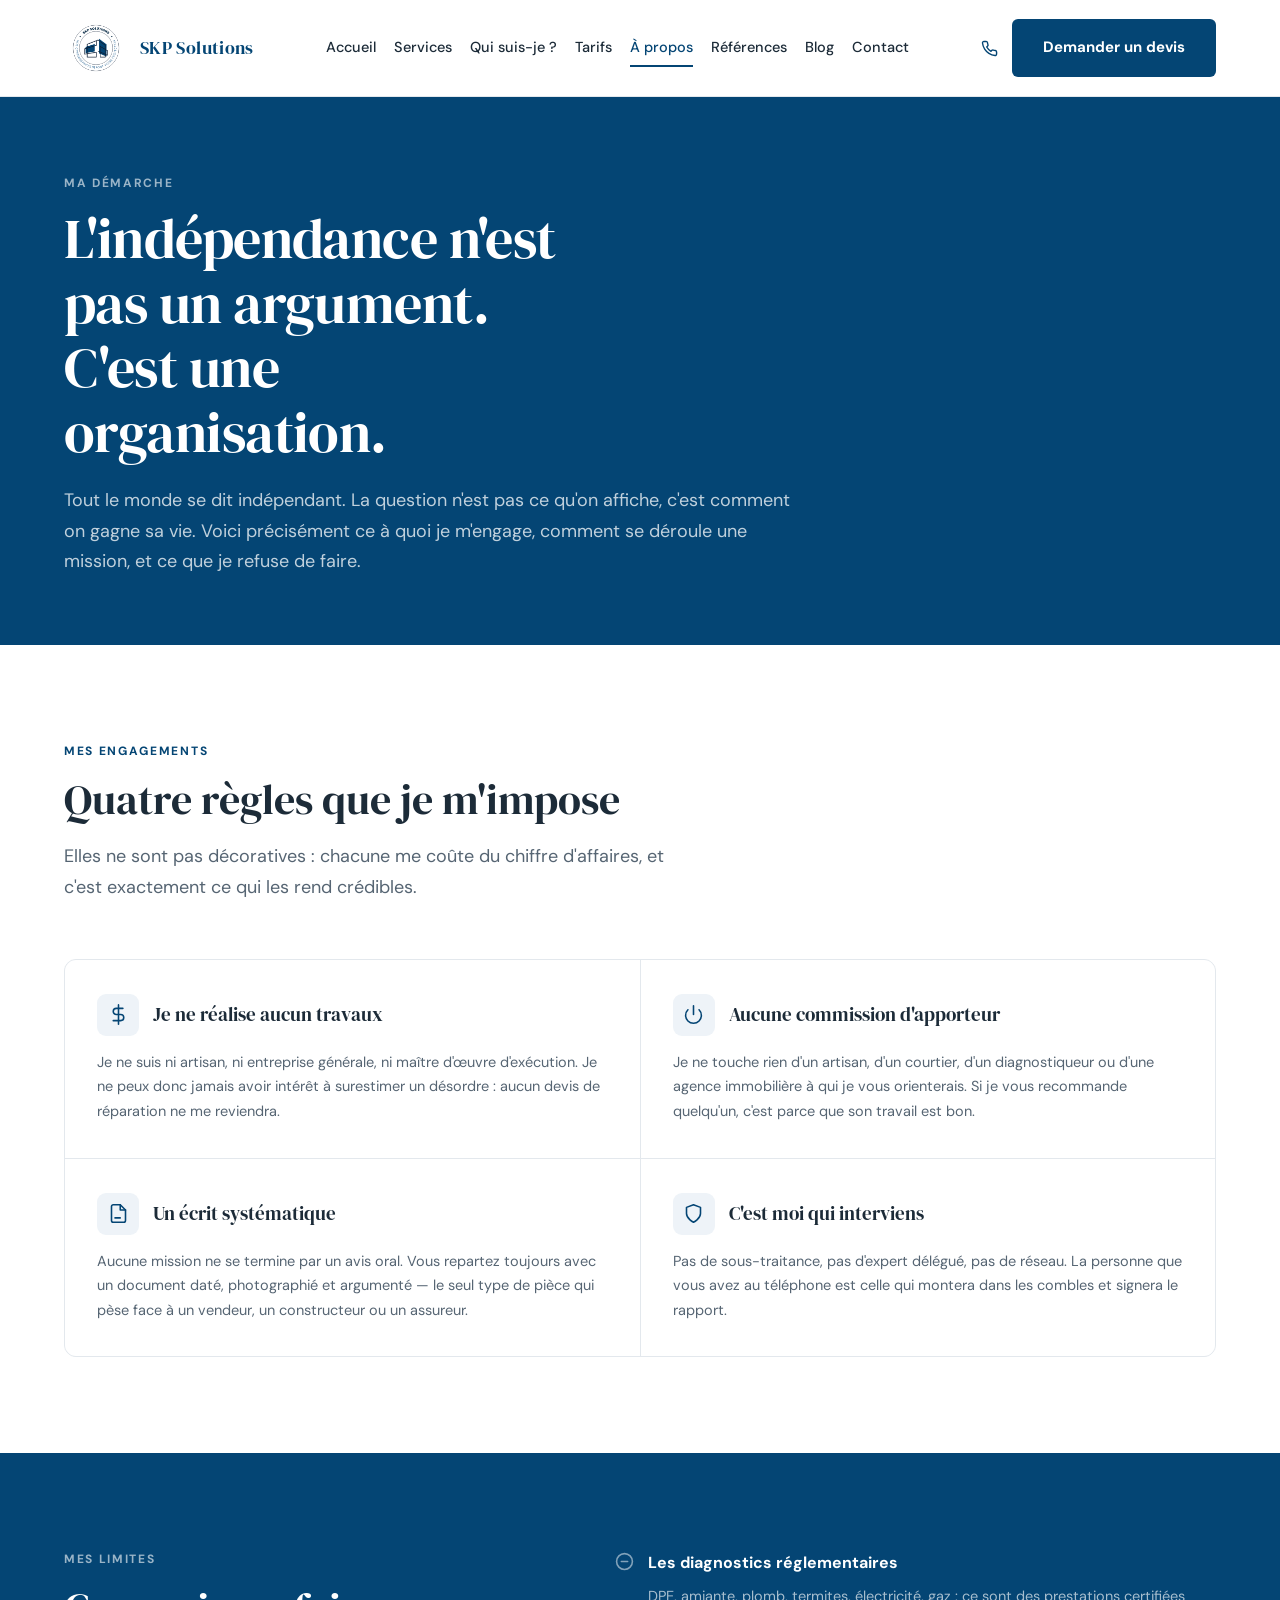
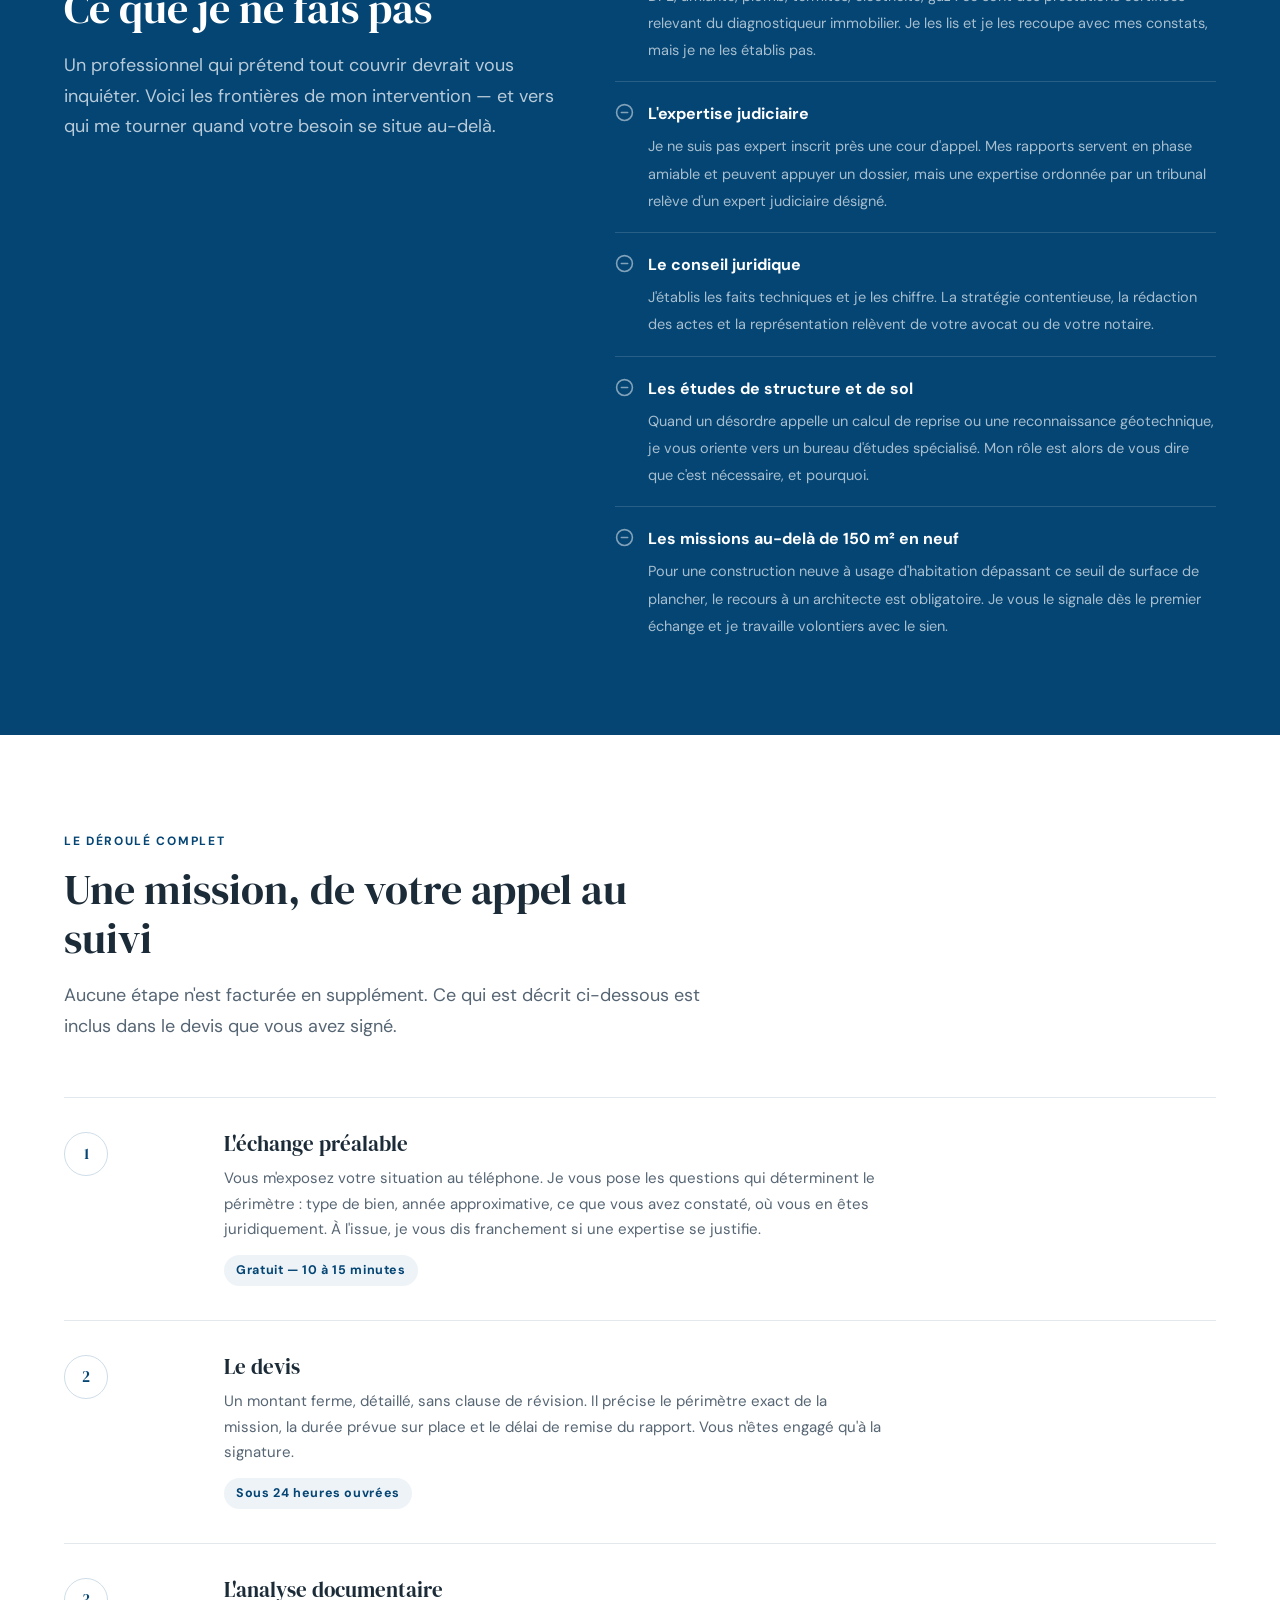
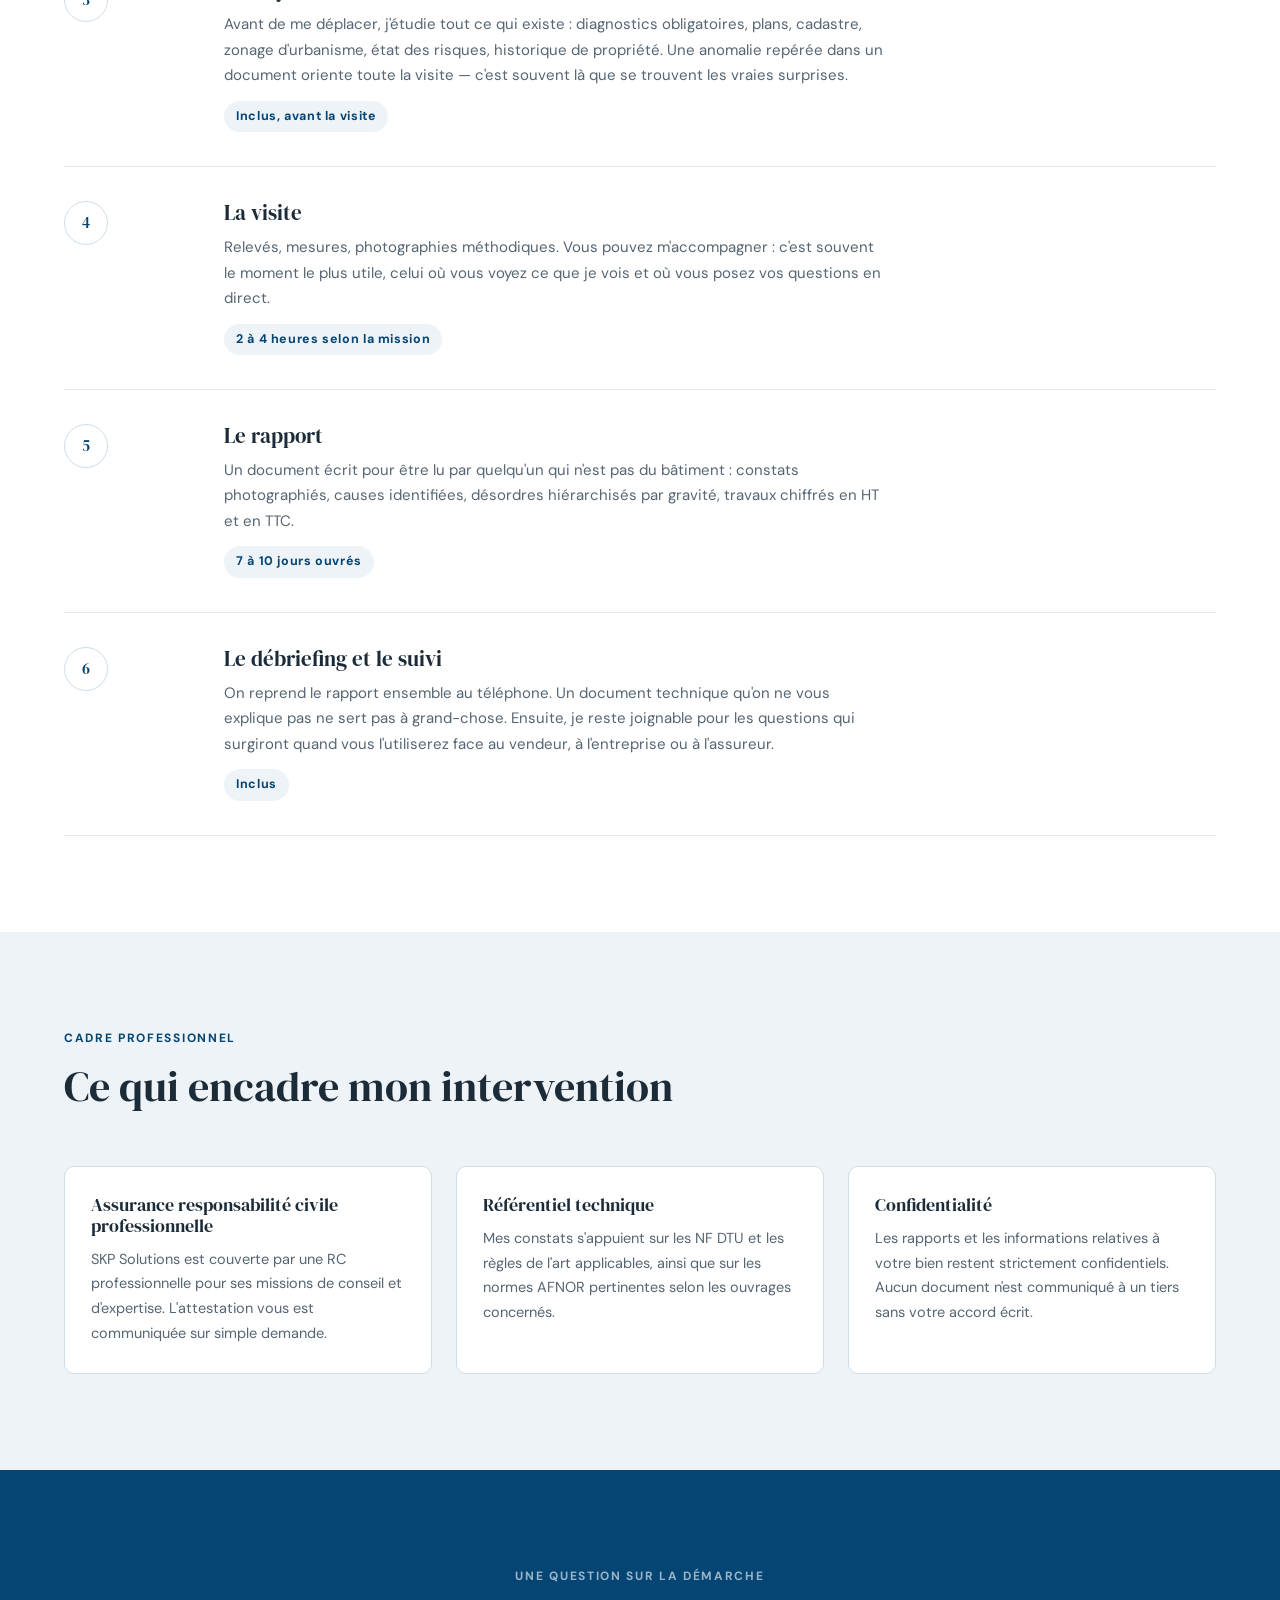
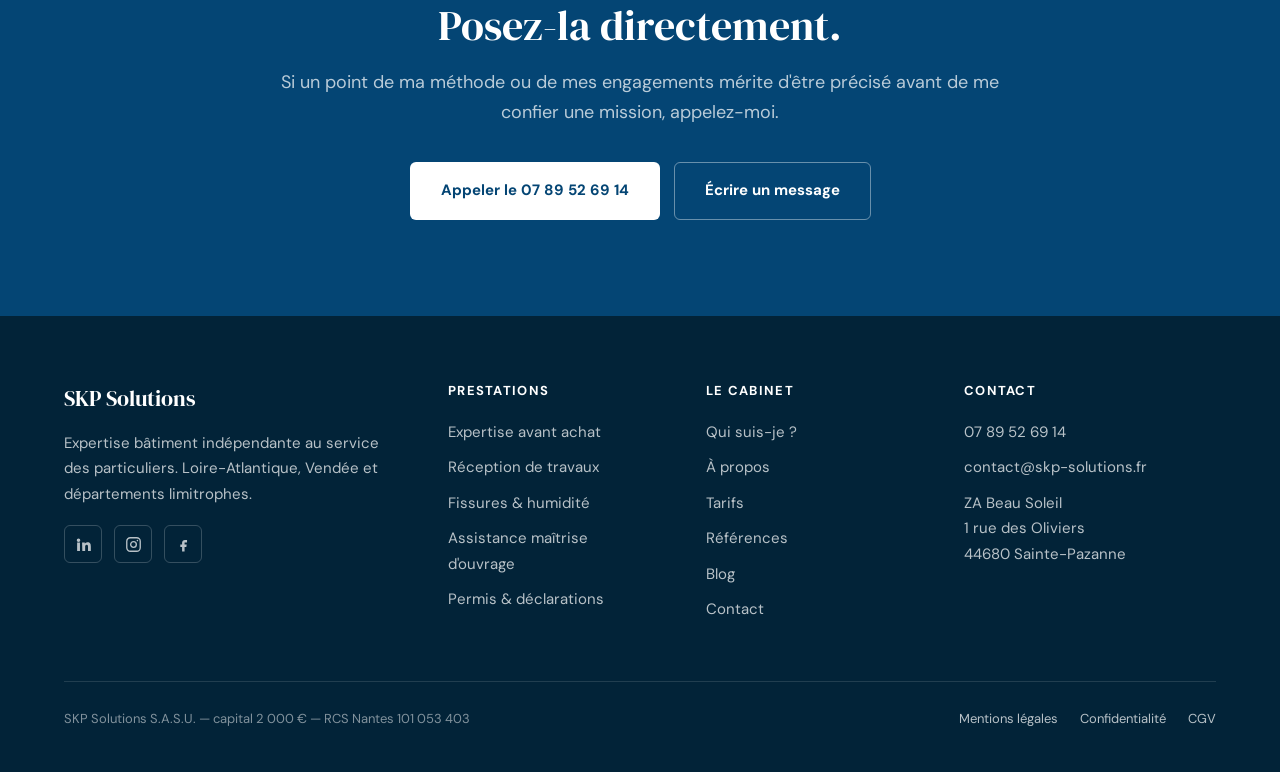
<file: a-propos.html>
<!DOCTYPE html>
<html lang="fr">
<head>
<meta charset="UTF-8">
<meta name="viewport" content="width=device-width, initial-scale=1">
<title>Ma démarche et mes engagements | SKP Solutions</title>
<meta name="description" content="Indépendance totale, aucune commission, aucun travaux vendu. Les engagements de SKP Solutions, le déroulé d'une mission et ce que je ne fais pas.">
<link rel="canonical" href="https://skp-solutions.fr/a-propos.html">
<meta property="og:type" content="website">
<meta property="og:locale" content="fr_FR">
<meta property="og:site_name" content="SKP Solutions">
<meta property="og:title" content="Ma démarche et mes engagements | SKP Solutions">
<meta property="og:description" content="Indépendance totale, aucune commission, aucun travaux vendu.">
<meta property="og:url" content="https://skp-solutions.fr/a-propos.html">
<meta property="og:image" content="https://skp-solutions.fr/assets/apercu-social.jpg">
<meta name="twitter:card" content="summary_large_image">

<link rel="preconnect" href="https://fonts.googleapis.com">
<link rel="preconnect" href="https://fonts.gstatic.com" crossorigin>
<link href="https://fonts.googleapis.com/css2?family=DM+Sans:wght@400;500;700&family=DM+Serif+Display&display=swap" rel="stylesheet">
<link rel="stylesheet" href="style.css">

<style>
/* ===== Styles propres à la page À propos ===== */

.tete-page { background: var(--bleu); color: var(--blanc); padding-block: 76px 68px; }
.tete-page h1 { max-width: 19ch; margin-bottom: 20px; }
.tete-page .chapo { color: rgba(255,255,255,0.75); }
.tete-page .surtitre { color: rgba(255,255,255,0.6); }

/* -- Engagements -- */
.engagements { display: grid; grid-template-columns: repeat(2, 1fr); gap: 1px; background: var(--ligne); border: 1px solid var(--ligne); border-radius: 12px; overflow: hidden; }
.engagement { background: var(--blanc); padding: 34px 32px; }
.engagement__tete { display: flex; align-items: center; gap: 14px; margin-bottom: 14px; }
.engagement__icone {
  width: 42px; height: 42px;
  border-radius: 9px;
  background: var(--bleu-lavis);
  display: grid;
  place-items: center;
  flex: 0 0 auto;
}
.engagement h3 { font-size: 19px; }
.engagement p { font-size: 14.5px; color: var(--texte-doux); }

/* -- Ce que je ne fais pas -- */
.limites__grille { display: grid; grid-template-columns: 0.9fr 1.1fr; gap: 60px; align-items: start; }
.limites-liste { display: grid; gap: 18px; }
.limites-liste li {
  display: flex;
  gap: 14px;
  align-items: flex-start;
  padding-bottom: 18px;
  border-bottom: 1px solid rgba(255,255,255,0.14);
}
.limites-liste li:last-child { border-bottom: none; padding-bottom: 0; }
.limites-liste svg { flex: 0 0 auto; margin-top: 3px; }
.limites-liste strong { display: block; font-size: 16px; margin-bottom: 5px; }
.limites-liste span { font-size: 14.5px; color: rgba(255,255,255,0.65); line-height: 1.6; }

/* -- Déroulé détaillé -- */
.phases { display: grid; gap: 0; }
.phase {
  display: grid;
  grid-template-columns: 120px 1fr;
  gap: 40px;
  padding: 34px 0;
  border-top: 1px solid var(--ligne);
}
.phase:last-child { border-bottom: 1px solid var(--ligne); }
.phase__num {
  font-family: var(--titre);
  font-size: 15px;
  color: var(--bleu);
  width: 44px; height: 44px;
  border: 1.5px solid var(--bleu-trait);
  border-radius: 50%;
  display: grid;
  place-items: center;
}
.phase h3 { font-size: 21px; margin-bottom: 10px; }
.phase p { color: var(--texte-doux); font-size: 15px; max-width: 66ch; }
.phase__delai {
  display: inline-block;
  margin-top: 12px;
  font-size: 12.5px;
  font-weight: 700;
  letter-spacing: 0.05em;
  padding: 5px 12px;
  border-radius: 100px;
  background: var(--bleu-lavis);
  color: var(--bleu);
}

/* -- Garanties -- */
.garanties { display: grid; grid-template-columns: repeat(3, 1fr); gap: 24px; }
.garantie {
  border: 1px solid var(--bleu-trait);
  border-radius: 10px;
  padding: 28px 26px;
  background: var(--blanc);
}
.garantie h3 { font-size: 18px; margin-bottom: 10px; }
.garantie p { font-size: 14.5px; color: var(--texte-doux); }

/* -- Appel final -- */
.final { text-align: center; }
.final__actions { display: flex; flex-wrap: wrap; gap: 14px; justify-content: center; margin-top: 34px; }

/* -- Responsive -- */
@media (max-width: 980px) {
  .engagements { grid-template-columns: 1fr; }
  .limites__grille { grid-template-columns: 1fr; gap: 34px; }
  .phase { grid-template-columns: 1fr; gap: 14px; padding: 26px 0; }
  .garanties { grid-template-columns: 1fr; }
}
@media (max-width: 620px) {
  .final__actions .btn { width: 100%; justify-content: center; }
}
</style>
</head>

<body>
<a class="saut-contenu" href="#principal">Aller au contenu</a>

<!-- ============ EN-TÊTE ============ -->
<header class="entete">
  <div class="contenu entete__inner">
    <a class="marque" href="index.html">
      <img class="marque__logo" src="assets/logo-skp.png" alt="">
      <span class="marque__nom">SKP Solutions</span>
    </a>

    <nav class="nav" id="nav">
      <a href="index.html">Accueil</a>
      <a href="services.html">Services</a>
      <a href="qui-suis-je.html">Qui suis-je&nbsp;?</a>
      <a href="tarifs.html">Tarifs</a>
      <a href="a-propos.html" aria-current="page">À propos</a>
      <a href="references.html">Références</a>
      <a href="blog.html">Blog</a>
      <a href="contact.html">Contact</a>
    </nav>

    <div class="entete__actions">
      <a class="tel-entete" href="tel:+33789526914" aria-label="Appeler le 07 89 52 69 14">
        <svg width="17" height="17" viewBox="0 0 24 24" fill="none" stroke="currentColor" stroke-width="2" stroke-linecap="round" stroke-linejoin="round"><path d="M22 16.92v3a2 2 0 0 1-2.18 2 19.79 19.79 0 0 1-8.63-3.07 19.5 19.5 0 0 1-6-6A19.79 19.79 0 0 1 2.12 4.18 2 2 0 0 1 4.11 2h3a2 2 0 0 1 2 1.72c.13.96.36 1.9.7 2.81a2 2 0 0 1-.45 2.11L8.09 9.91a16 16 0 0 0 6 6l1.27-1.27a2 2 0 0 1 2.11-.45c.9.34 1.85.57 2.81.7A2 2 0 0 1 22 16.92z"/></svg>
      </a>
      <a class="btn btn--plein" href="contact.html">Demander un devis</a>
      <button class="burger" id="burger" aria-label="Ouvrir le menu" aria-expanded="false" aria-controls="nav">
        <svg width="22" height="22" viewBox="0 0 24 24" fill="none" stroke="currentColor" stroke-width="2" stroke-linecap="round"><line x1="3" y1="7" x2="21" y2="7"/><line x1="3" y1="12" x2="21" y2="12"/><line x1="3" y1="17" x2="21" y2="17"/></svg>
      </button>
    </div>
  </div>
</header>

<main id="principal">

<!-- ============ BANDEAU ============ -->
<section class="tete-page">
  <div class="contenu">
    <p class="surtitre">Ma démarche</p>
    <h1>L'indépendance n'est pas un argument. C'est une organisation.</h1>
    <p class="chapo">
      Tout le monde se dit indépendant. La question n'est pas ce qu'on affiche, c'est comment on gagne sa vie. Voici précisément ce à quoi je m'engage, comment se déroule une mission, et ce que je refuse de faire.
    </p>
  </div>
</section>

<!-- ============ ENGAGEMENTS ============ -->
<section class="bloc">
  <div class="contenu">
    <div class="entete-bloc">
      <p class="surtitre">Mes engagements</p>
      <h2>Quatre règles que je m'impose</h2>
      <p class="chapo">
        Elles ne sont pas décoratives&nbsp;: chacune me coûte du chiffre d'affaires, et c'est exactement ce qui les rend crédibles.
      </p>
    </div>

    <div class="engagements">

      <div class="engagement">
        <div class="engagement__tete">
          <span class="engagement__icone">
            <svg width="21" height="21" viewBox="0 0 24 24" fill="none" stroke="#044574" stroke-width="1.8" stroke-linecap="round" stroke-linejoin="round"><line x1="12" y1="1" x2="12" y2="23"/><path d="M17 5H9.5a3.5 3.5 0 0 0 0 7h5a3.5 3.5 0 0 1 0 7H6"/></svg>
          </span>
          <h3>Je ne réalise aucun travaux</h3>
        </div>
        <p>
          Je ne suis ni artisan, ni entreprise générale, ni maître d'œuvre d'exécution. Je ne peux donc jamais avoir intérêt à surestimer un désordre&nbsp;: aucun devis de réparation ne me reviendra.
        </p>
      </div>

      <div class="engagement">
        <div class="engagement__tete">
          <span class="engagement__icone">
            <svg width="21" height="21" viewBox="0 0 24 24" fill="none" stroke="#044574" stroke-width="1.8" stroke-linecap="round" stroke-linejoin="round"><path d="M18.36 6.64a9 9 0 1 1-12.73 0"/><line x1="12" y1="2" x2="12" y2="12"/></svg>
          </span>
          <h3>Aucune commission d'apporteur</h3>
        </div>
        <p>
          Je ne touche rien d'un artisan, d'un courtier, d'un diagnostiqueur ou d'une agence immobilière à qui je vous orienterais. Si je vous recommande quelqu'un, c'est parce que son travail est bon.
        </p>
      </div>

      <div class="engagement">
        <div class="engagement__tete">
          <span class="engagement__icone">
            <svg width="21" height="21" viewBox="0 0 24 24" fill="none" stroke="#044574" stroke-width="1.8" stroke-linecap="round" stroke-linejoin="round"><path d="M14 2H6a2 2 0 0 0-2 2v16a2 2 0 0 0 2 2h12a2 2 0 0 0 2-2V8z"/><polyline points="14 2 14 8 20 8"/><line x1="8" y1="17" x2="14" y2="17"/></svg>
          </span>
          <h3>Un écrit systématique</h3>
        </div>
        <p>
          Aucune mission ne se termine par un avis oral. Vous repartez toujours avec un document daté, photographié et argumenté&nbsp;— le seul type de pièce qui pèse face à un vendeur, un constructeur ou un assureur.
        </p>
      </div>

      <div class="engagement">
        <div class="engagement__tete">
          <span class="engagement__icone">
            <svg width="21" height="21" viewBox="0 0 24 24" fill="none" stroke="#044574" stroke-width="1.8" stroke-linecap="round" stroke-linejoin="round"><path d="M12 22s8-4 8-10V5l-8-3-8 3v7c0 6 8 10 8 10z"/></svg>
          </span>
          <h3>C'est moi qui interviens</h3>
        </div>
        <p>
          Pas de sous-traitance, pas d'expert délégué, pas de réseau. La personne que vous avez au téléphone est celle qui montera dans les combles et signera le rapport.
        </p>
      </div>

    </div>
  </div>
</section>

<!-- ============ CE QUE JE NE FAIS PAS ============ -->
<section class="bloc bloc--encre">
  <div class="contenu limites__grille">
    <div>
      <p class="surtitre">Mes limites</p>
      <h2>Ce que je ne fais pas</h2>
      <p class="chapo">
        Un professionnel qui prétend tout couvrir devrait vous inquiéter. Voici les frontières de mon intervention&nbsp;— et vers qui me tourner quand votre besoin se situe au-delà.
      </p>
    </div>

    <ul class="limites-liste">
      <li>
        <svg width="19" height="19" viewBox="0 0 24 24" fill="none" stroke="rgba(255,255,255,.5)" stroke-width="2" stroke-linecap="round"><circle cx="12" cy="12" r="10"/><line x1="8" y1="12" x2="16" y2="12"/></svg>
        <div>
          <strong>Les diagnostics réglementaires</strong>
          <span>DPE, amiante, plomb, termites, électricité, gaz&nbsp;: ce sont des prestations certifiées relevant du diagnostiqueur immobilier. Je les lis et je les recoupe avec mes constats, mais je ne les établis pas.</span>
        </div>
      </li>
      <li>
        <svg width="19" height="19" viewBox="0 0 24 24" fill="none" stroke="rgba(255,255,255,.5)" stroke-width="2" stroke-linecap="round"><circle cx="12" cy="12" r="10"/><line x1="8" y1="12" x2="16" y2="12"/></svg>
        <div>
          <strong>L'expertise judiciaire</strong>
          <span>Je ne suis pas expert inscrit près une cour d'appel. Mes rapports servent en phase amiable et peuvent appuyer un dossier, mais une expertise ordonnée par un tribunal relève d'un expert judiciaire désigné.</span>
        </div>
      </li>
      <li>
        <svg width="19" height="19" viewBox="0 0 24 24" fill="none" stroke="rgba(255,255,255,.5)" stroke-width="2" stroke-linecap="round"><circle cx="12" cy="12" r="10"/><line x1="8" y1="12" x2="16" y2="12"/></svg>
        <div>
          <strong>Le conseil juridique</strong>
          <span>J'établis les faits techniques et je les chiffre. La stratégie contentieuse, la rédaction des actes et la représentation relèvent de votre avocat ou de votre notaire.</span>
        </div>
      </li>
      <li>
        <svg width="19" height="19" viewBox="0 0 24 24" fill="none" stroke="rgba(255,255,255,.5)" stroke-width="2" stroke-linecap="round"><circle cx="12" cy="12" r="10"/><line x1="8" y1="12" x2="16" y2="12"/></svg>
        <div>
          <strong>Les études de structure et de sol</strong>
          <span>Quand un désordre appelle un calcul de reprise ou une reconnaissance géotechnique, je vous oriente vers un bureau d'études spécialisé. Mon rôle est alors de vous dire que c'est nécessaire, et pourquoi.</span>
        </div>
      </li>
      <li>
        <svg width="19" height="19" viewBox="0 0 24 24" fill="none" stroke="rgba(255,255,255,.5)" stroke-width="2" stroke-linecap="round"><circle cx="12" cy="12" r="10"/><line x1="8" y1="12" x2="16" y2="12"/></svg>
        <div>
          <strong>Les missions au-delà de 150 m² en neuf</strong>
          <span>Pour une construction neuve à usage d'habitation dépassant ce seuil de surface de plancher, le recours à un architecte est obligatoire. Je vous le signale dès le premier échange et je travaille volontiers avec le sien.</span>
        </div>
      </li>
    </ul>
  </div>
</section>

<!-- ============ DÉROULÉ DÉTAILLÉ ============ -->
<section class="bloc">
  <div class="contenu">
    <div class="entete-bloc">
      <p class="surtitre">Le déroulé complet</p>
      <h2>Une mission, de votre appel au suivi</h2>
      <p class="chapo">
        Aucune étape n'est facturée en supplément. Ce qui est décrit ci-dessous est inclus dans le devis que vous avez signé.
      </p>
    </div>

    <div class="phases">

      <article class="phase">
        <div class="phase__num" aria-hidden="true">1</div>
        <div>
          <h3>L'échange préalable</h3>
          <p>
            Vous m'exposez votre situation au téléphone. Je vous pose les questions qui déterminent le périmètre&nbsp;: type de bien, année approximative, ce que vous avez constaté, où vous en êtes juridiquement. À l'issue, je vous dis franchement si une expertise se justifie.
          </p>
          <span class="phase__delai">Gratuit — 10 à 15 minutes</span>
        </div>
      </article>

      <article class="phase">
        <div class="phase__num" aria-hidden="true">2</div>
        <div>
          <h3>Le devis</h3>
          <p>
            Un montant ferme, détaillé, sans clause de révision. Il précise le périmètre exact de la mission, la durée prévue sur place et le délai de remise du rapport. Vous n'êtes engagé qu'à la signature.
          </p>
          <span class="phase__delai">Sous 24 heures ouvrées</span>
        </div>
      </article>

      <article class="phase">
        <div class="phase__num" aria-hidden="true">3</div>
        <div>
          <h3>L'analyse documentaire</h3>
          <p>
            Avant de me déplacer, j'étudie tout ce qui existe&nbsp;: diagnostics obligatoires, plans, cadastre, zonage d'urbanisme, état des risques, historique de propriété. Une anomalie repérée dans un document oriente toute la visite — c'est souvent là que se trouvent les vraies surprises.
          </p>
          <span class="phase__delai">Inclus, avant la visite</span>
        </div>
      </article>

      <article class="phase">
        <div class="phase__num" aria-hidden="true">4</div>
        <div>
          <h3>La visite</h3>
          <p>
            Relevés, mesures, photographies méthodiques. Vous pouvez m'accompagner&nbsp;: c'est souvent le moment le plus utile, celui où vous voyez ce que je vois et où vous posez vos questions en direct.
          </p>
          <span class="phase__delai">2 à 4 heures selon la mission</span>
        </div>
      </article>

      <article class="phase">
        <div class="phase__num" aria-hidden="true">5</div>
        <div>
          <h3>Le rapport</h3>
          <p>
            Un document écrit pour être lu par quelqu'un qui n'est pas du bâtiment&nbsp;: constats photographiés, causes identifiées, désordres hiérarchisés par gravité, travaux chiffrés en HT et en TTC.
          </p>
          <span class="phase__delai">7 à 10 jours ouvrés</span>
        </div>
      </article>

      <article class="phase">
        <div class="phase__num" aria-hidden="true">6</div>
        <div>
          <h3>Le débriefing et le suivi</h3>
          <p>
            On reprend le rapport ensemble au téléphone. Un document technique qu'on ne vous explique pas ne sert pas à grand-chose. Ensuite, je reste joignable pour les questions qui surgiront quand vous l'utiliserez face au vendeur, à l'entreprise ou à l'assureur.
          </p>
          <span class="phase__delai">Inclus</span>
        </div>
      </article>

    </div>
  </div>
</section>

<!-- ============ GARANTIES ============ -->
<section class="bloc bloc--lavis">
  <div class="contenu">
    <div class="entete-bloc">
      <p class="surtitre">Cadre professionnel</p>
      <h2>Ce qui encadre mon intervention</h2>
    </div>

    <div class="garanties">
      <div class="garantie">
        <h3>Assurance responsabilité civile professionnelle</h3>
        <p>
          SKP Solutions est couverte par une RC professionnelle pour ses missions de conseil et d'expertise. L'attestation vous est communiquée sur simple demande.
        </p>
      </div>
      <div class="garantie">
        <h3>Référentiel technique</h3>
        <p>
          Mes constats s'appuient sur les NF DTU et les règles de l'art applicables, ainsi que sur les normes AFNOR pertinentes selon les ouvrages concernés.
        </p>
      </div>
      <div class="garantie">
        <h3>Confidentialité</h3>
        <p>
          Les rapports et les informations relatives à votre bien restent strictement confidentiels. Aucun document n'est communiqué à un tiers sans votre accord écrit.
        </p>
      </div>
    </div>
  </div>
</section>

<!-- ============ APPEL FINAL ============ -->
<section class="bloc bloc--encre final">
  <div class="contenu">
    <p class="surtitre">Une question sur la démarche</p>
    <h2>Posez-la directement.</h2>
    <p class="chapo" style="margin-inline:auto">
      Si un point de ma méthode ou de mes engagements mérite d'être précisé avant de me confier une mission, appelez-moi.
    </p>
    <div class="final__actions">
      <a class="btn btn--blanc" href="tel:+33789526914">Appeler le 07 89 52 69 14</a>
      <a class="btn btn--fantome" href="contact.html">Écrire un message</a>
    </div>
  </div>
</section>

</main>

<!-- ============ PIED DE PAGE ============ -->
<footer class="pied">
  <div class="contenu">
    <div class="pied__grille">
      <div>
        <div class="pied__marque">SKP Solutions</div>
        <p>Expertise bâtiment indépendante au service des particuliers. Loire-Atlantique, Vendée et départements limitrophes.</p>
        <div class="reseaux">
          <a href="https://www.linkedin.com/company/skpsolutions/" aria-label="LinkedIn">
            <svg width="17" height="17" viewBox="0 0 24 24" fill="currentColor"><path d="M4.98 3.5a2.5 2.5 0 1 1 0 5 2.5 2.5 0 0 1 0-5zM3 9h4v12H3zM10 9h3.8v1.7h.05c.53-1 1.83-2.05 3.75-2.05 4 0 4.75 2.6 4.75 6V21h-4v-5.5c0-1.3 0-3-1.85-3s-2.15 1.45-2.15 2.9V21h-4z"/></svg>
          </a>
          <a href="https://www.instagram.com/skp_solutions" aria-label="Instagram">
            <svg width="17" height="17" viewBox="0 0 24 24" fill="none" stroke="currentColor" stroke-width="1.9"><rect x="2.5" y="2.5" width="19" height="19" rx="5"/><circle cx="12" cy="12" r="4"/><circle cx="17.5" cy="6.5" r="1.1" fill="currentColor" stroke="none"/></svg>
          </a>
          <a href="https://www.facebook.com/share/18JYyt2Jcp/" aria-label="Facebook">
            <svg width="17" height="17" viewBox="0 0 24 24" fill="currentColor"><path d="M14 9h3V5.5h-3c-2.3 0-4 1.8-4 4V12H7.5v3.5H10V22h3.5v-6.5H16L16.5 12H13.5V9.5c0-.3.2-.5.5-.5z"/></svg>
          </a>
        </div>
      </div>

      <div>
        <p class="pied__titre">Prestations</p>
        <ul>
          <li><a href="services.html#avant-achat">Expertise avant achat</a></li>
          <li><a href="services.html#reception">Réception de travaux</a></li>
          <li><a href="services.html#pathologies">Fissures &amp; humidité</a></li>
          <li><a href="services.html#amo">Assistance maîtrise d'ouvrage</a></li>
          <li><a href="services.html#urbanisme">Permis &amp; déclarations</a></li>
        </ul>
      </div>

      <div>
        <p class="pied__titre">Le cabinet</p>
        <ul>
          <li><a href="qui-suis-je.html">Qui suis-je&nbsp;?</a></li>
          <li><a href="a-propos.html">À propos</a></li>
          <li><a href="tarifs.html">Tarifs</a></li>
          <li><a href="references.html">Références</a></li>
          <li><a href="blog.html">Blog</a></li>
          <li><a href="contact.html">Contact</a></li>
        </ul>
      </div>

      <div>
        <p class="pied__titre">Contact</p>
        <ul>
          <li><a href="tel:+33789526914">07 89 52 69 14</a></li>
          <li><a href="mailto:contact@skp-solutions.fr">contact@skp-solutions.fr</a></li>
          <li>ZA Beau Soleil<br>1 rue des Oliviers<br>44680 Sainte-Pazanne</li>
        </ul>
      </div>
    </div>

    <div class="pied__legal">
      <p>SKP Solutions S.A.S.U. — capital 2 000 € — RCS Nantes 101 053 403</p>
      <ul>
        <li><a href="mentions-legales.html">Mentions légales</a></li>
        <li><a href="confidentialite.html">Confidentialité</a></li>
        <li><a href="cgv.html">CGV</a></li>
      </ul>
    </div>
  </div>
</footer>

<!-- Barre de contact fixe (mobile) -->
<div class="barre-mobile">
  <a class="barre-mobile__tel" href="tel:+33789526914">
    <svg width="17" height="17" viewBox="0 0 24 24" fill="none" stroke="currentColor" stroke-width="2" stroke-linecap="round" stroke-linejoin="round"><path d="M22 16.92v3a2 2 0 0 1-2.18 2 19.79 19.79 0 0 1-8.63-3.07 19.5 19.5 0 0 1-6-6A19.79 19.79 0 0 1 2.12 4.18 2 2 0 0 1 4.11 2h3a2 2 0 0 1 2 1.72c.13.96.36 1.9.7 2.81a2 2 0 0 1-.45 2.11L8.09 9.91a16 16 0 0 0 6 6l1.27-1.27a2 2 0 0 1 2.11-.45c.9.34 1.85.57 2.81.7A2 2 0 0 1 22 16.92z"/></svg>
    Appeler
  </a>
  <a class="barre-mobile__devis" href="contact.html">Demander un devis</a>
</div>

<script>
  (function () {
    var burger = document.getElementById('burger');
    var nav = document.getElementById('nav');
    if (!burger || !nav) return;
    burger.addEventListener('click', function () {
      var ouvert = nav.getAttribute('data-ouvert') === 'true';
      nav.setAttribute('data-ouvert', String(!ouvert));
      burger.setAttribute('aria-expanded', String(!ouvert));
      burger.setAttribute('aria-label', ouvert ? 'Ouvrir le menu' : 'Fermer le menu');
    });
    nav.addEventListener('click', function (e) {
      if (e.target.tagName === 'A') {
        nav.setAttribute('data-ouvert', 'false');
        burger.setAttribute('aria-expanded', 'false');
      }
    });
  })();
</script>

</body>
</html>
</file>
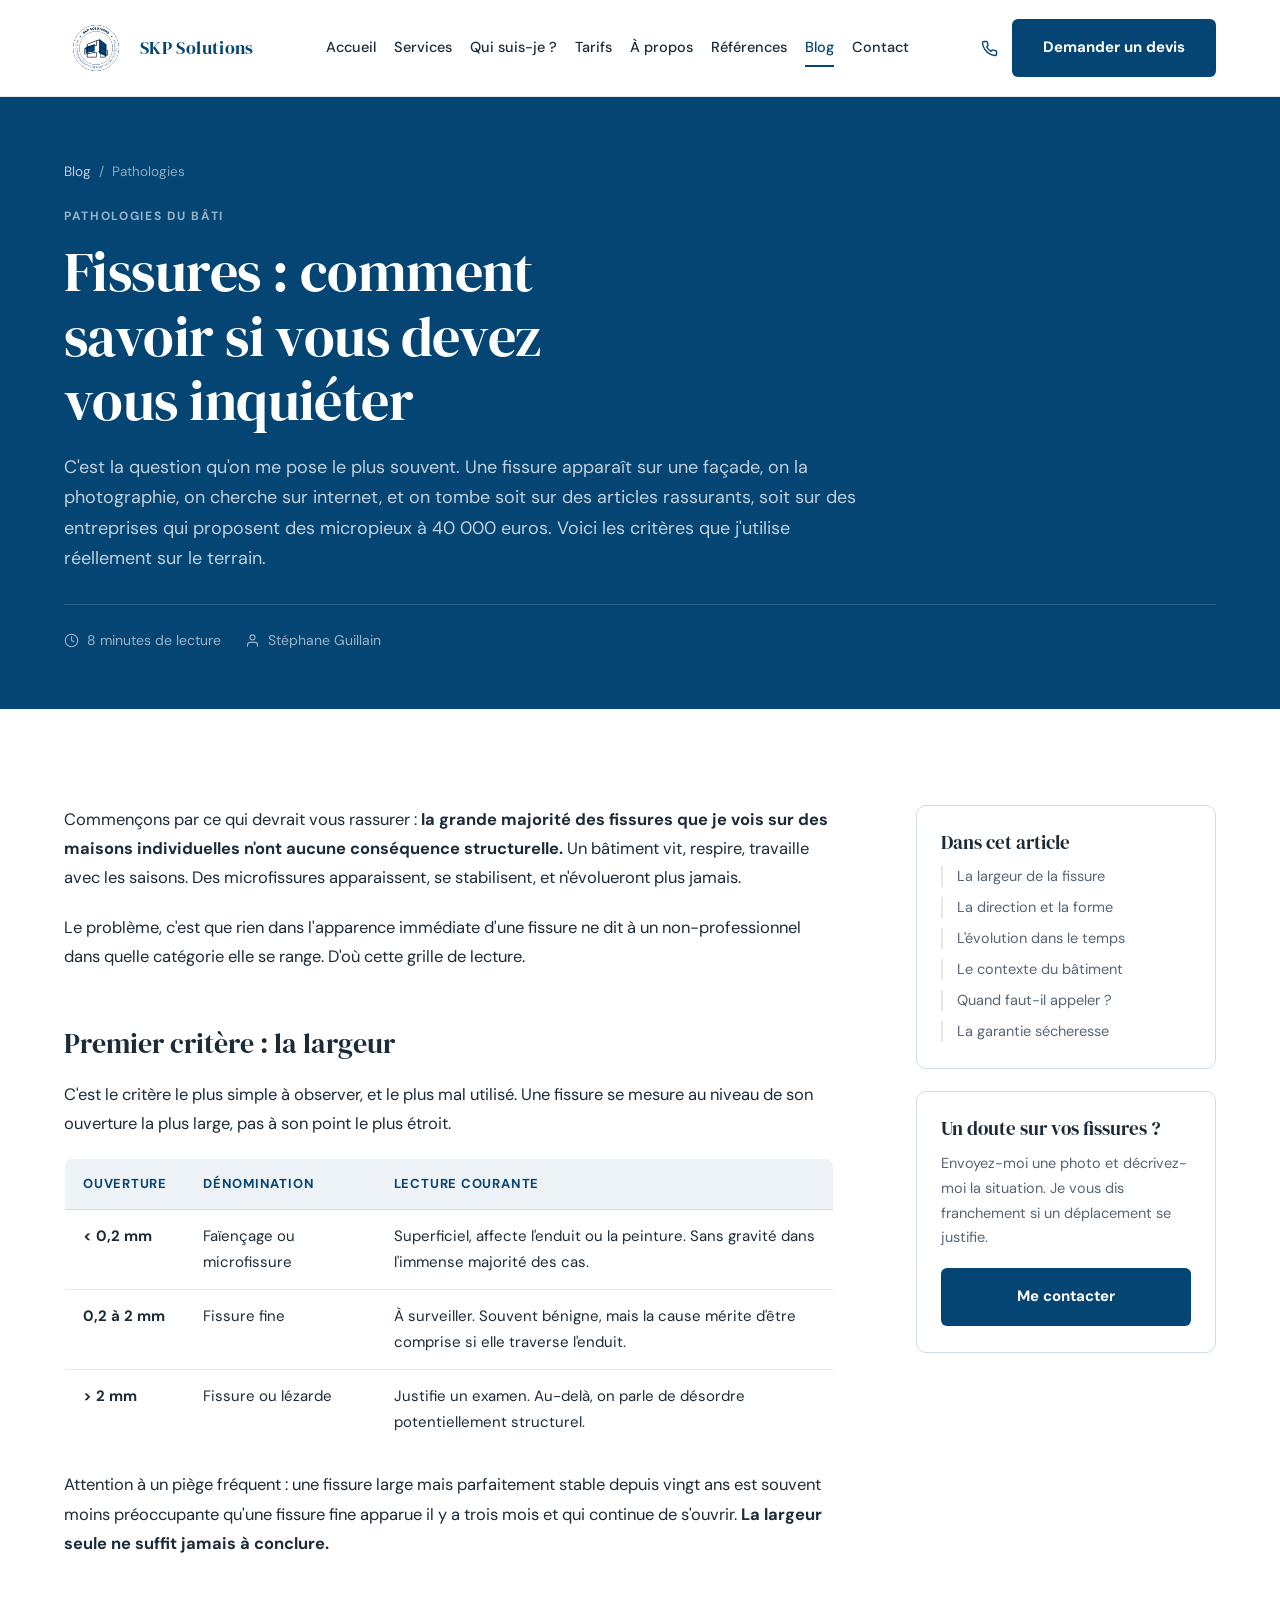
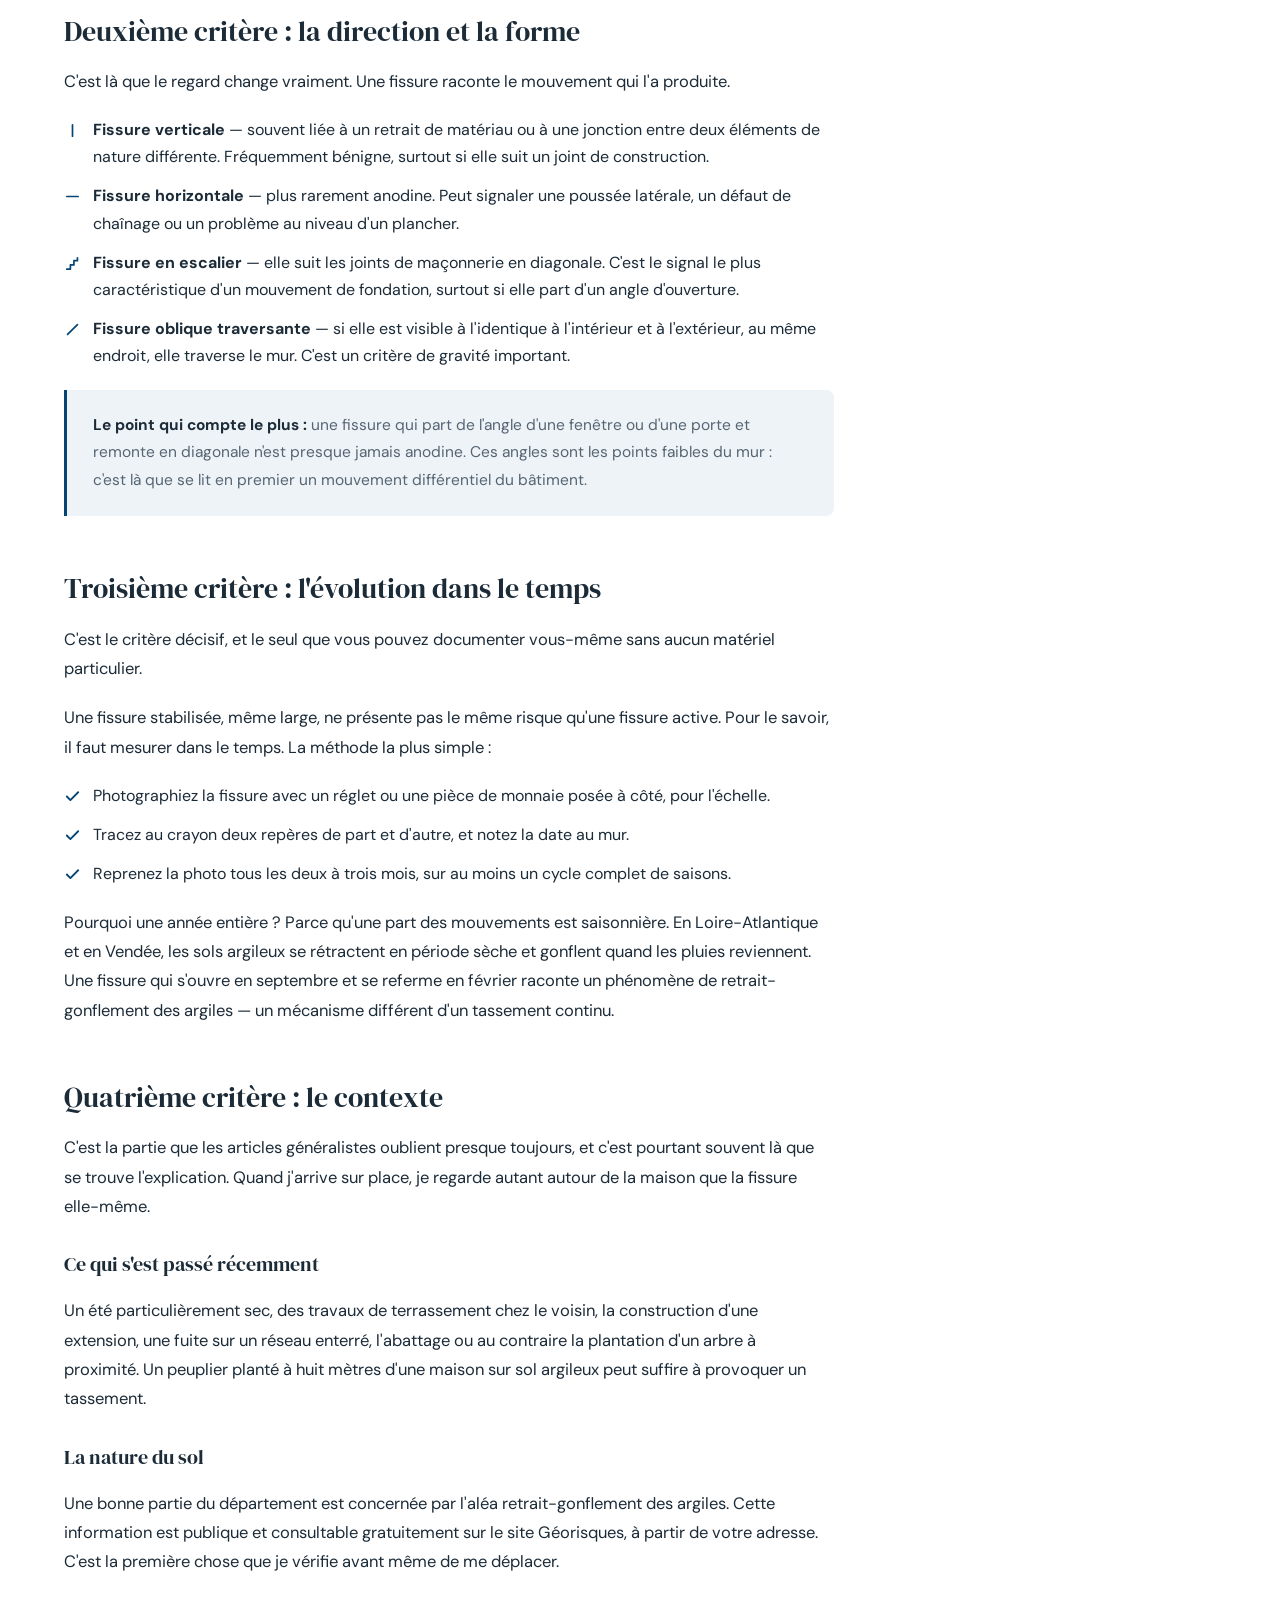
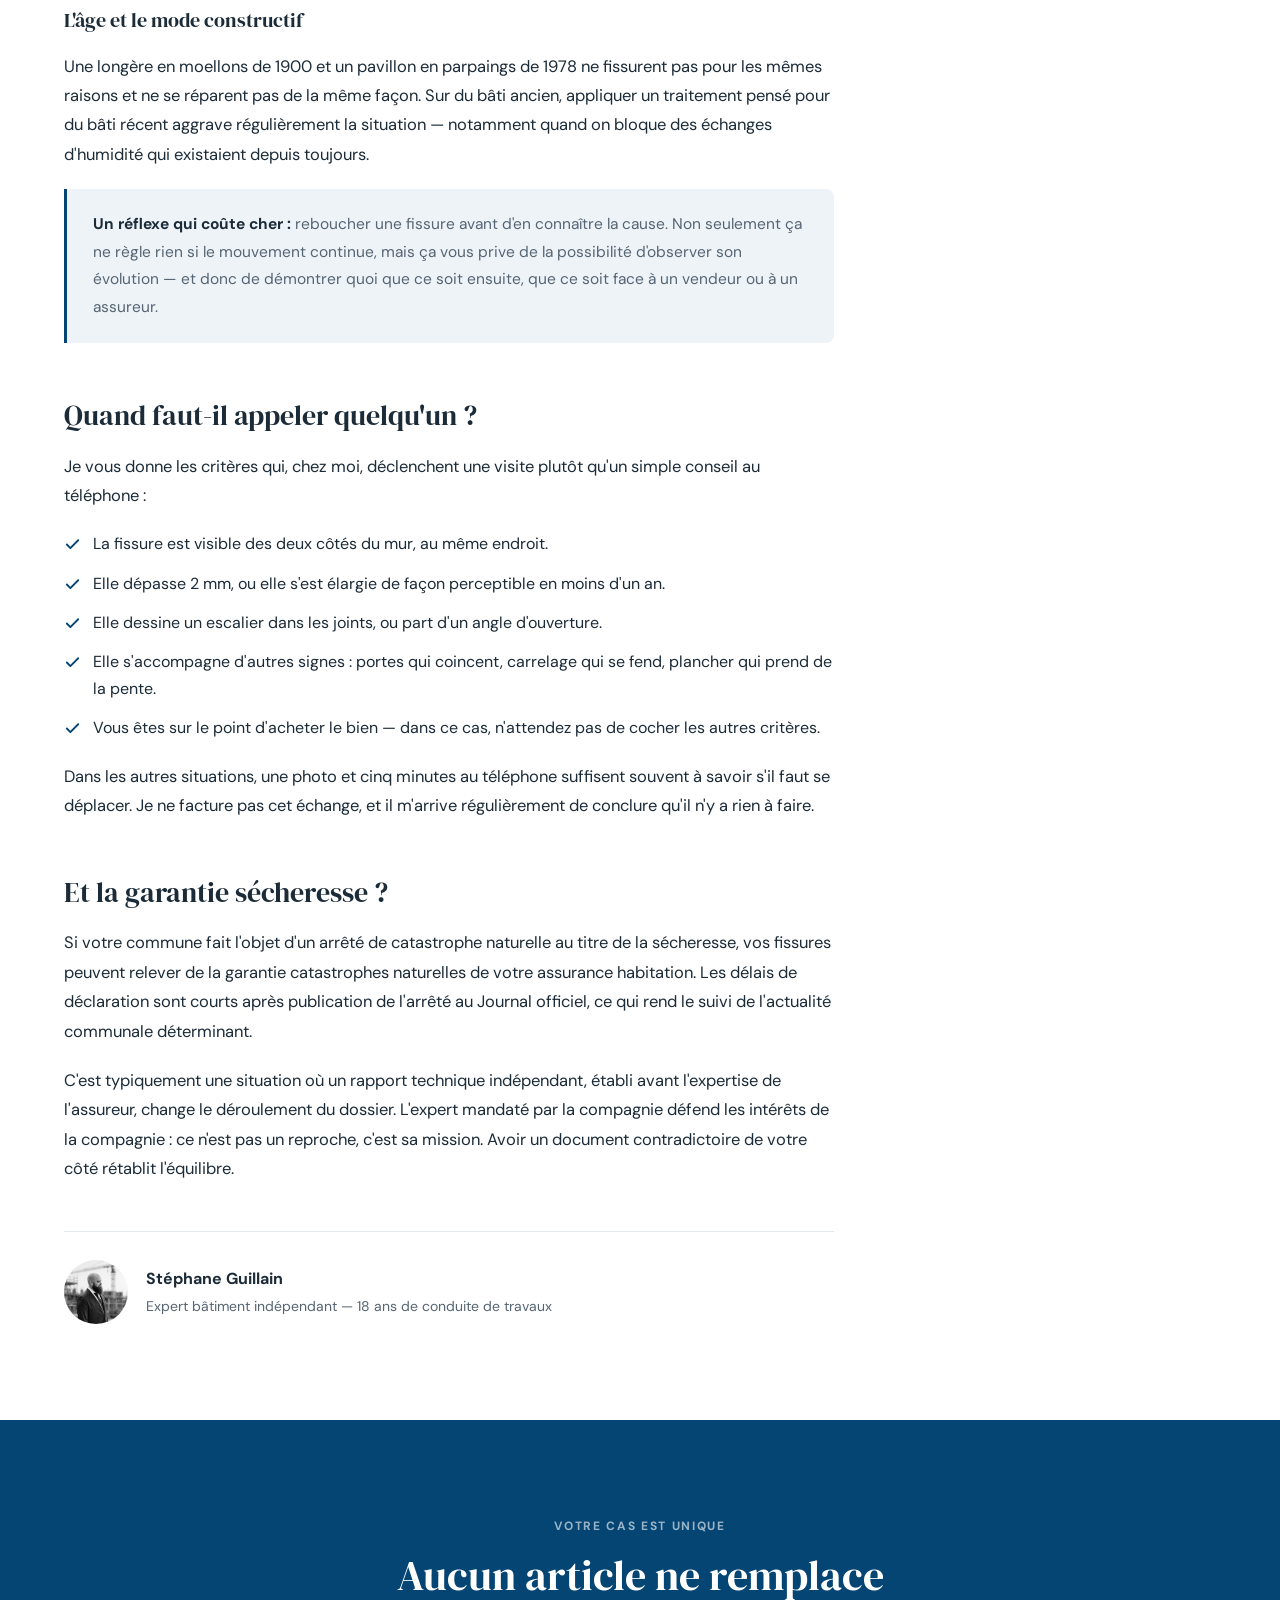
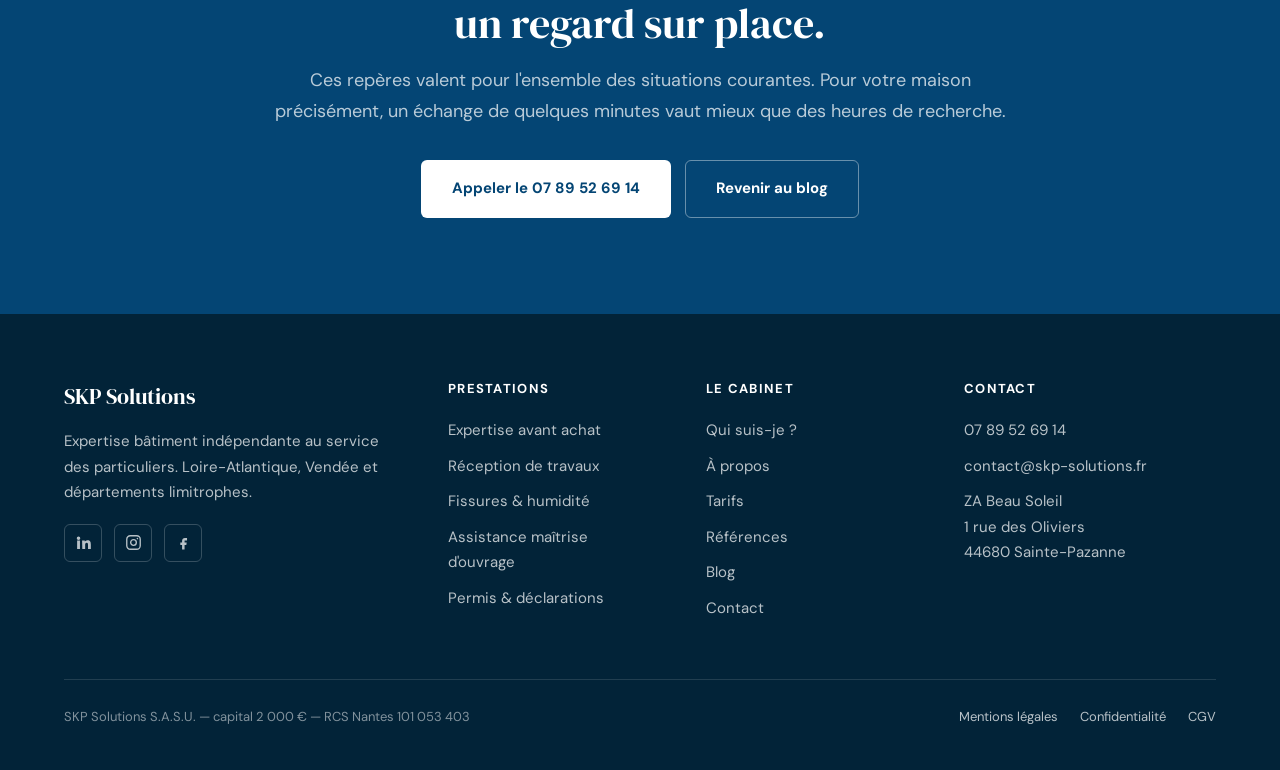
<file: article-fissures.html>
<!DOCTYPE html>
<html lang="fr">
<head>
<meta charset="UTF-8">
<meta name="viewport" content="width=device-width, initial-scale=1">
<title>Fissures : comment savoir si vous devez vous inquiéter | SKP Solutions</title>
<meta name="description" content="Faïençage, fissure fine, lézarde en escalier : les critères d'un expert bâtiment pour distinguer une fissure sans gravité d'un mouvement de structure en cours.">
<link rel="canonical" href="https://skp-solutions.fr/article-fissures.html">
<meta property="og:type" content="article">
<meta property="og:locale" content="fr_FR">
<meta property="og:site_name" content="SKP Solutions">
<meta property="og:title" content="Fissures : comment savoir si vous devez vous inquiéter | SKP Solutions">
<meta property="og:description" content="Les critères d'un expert pour distinguer une fissure sans gravité d'un mouvement de structure.">
<meta property="og:url" content="https://skp-solutions.fr/article-fissures.html">
<meta property="og:image" content="https://skp-solutions.fr/assets/apercu-social.jpg">
<meta name="twitter:card" content="summary_large_image">

<link rel="preconnect" href="https://fonts.googleapis.com">
<link rel="preconnect" href="https://fonts.gstatic.com" crossorigin>
<link href="https://fonts.googleapis.com/css2?family=DM+Sans:wght@400;500;700&family=DM+Serif+Display&display=swap" rel="stylesheet">
<link rel="stylesheet" href="style.css">

<style>
/* ===== Styles propres à un article ===== */

.tete-article { background: var(--bleu); color: var(--blanc); padding-block: 64px 56px; }
.tete-article h1 { max-width: 20ch; margin-bottom: 18px; }
.tete-article .chapo { color: rgba(255,255,255,0.75); max-width: 68ch; }
.tete-article .surtitre { color: rgba(255,255,255,0.6); }
.tete-article__meta {
  display: flex;
  flex-wrap: wrap;
  gap: 10px 24px;
  align-items: center;
  margin-top: 30px;
  padding-top: 24px;
  border-top: 1px solid rgba(255,255,255,0.16);
  font-size: 14px;
  color: rgba(255,255,255,0.6);
}
.tete-article__meta span { display: flex; align-items: center; gap: 8px; }

.fil { font-size: 13.5px; margin-bottom: 22px; color: rgba(255,255,255,0.55); }
.fil a { color: rgba(255,255,255,0.75); text-decoration: none; }
.fil a:hover { color: var(--blanc); text-decoration: underline; }

/* -- Corps de l'article -- */
.article { display: grid; grid-template-columns: 1fr 300px; gap: 64px; align-items: start; }

.texte { max-width: 70ch; }
.texte > * + * { margin-top: 20px; }
.texte h2 {
  font-size: 28px;
  margin-top: 48px;
  padding-top: 8px;
  scroll-margin-top: 110px;
}
.texte h3 { font-size: 20px; margin-top: 32px; }
.texte p { font-size: 16.5px; line-height: 1.78; color: var(--texte); }
.texte strong { font-weight: 700; }

.texte ul { display: grid; gap: 12px; }
.texte ul li {
  display: flex;
  gap: 12px;
  align-items: flex-start;
  font-size: 16px;
  line-height: 1.7;
}
.texte ul li svg { flex: 0 0 auto; margin-top: 6px; }

.encadre {
  border-left: 3px solid var(--bleu);
  background: var(--bleu-lavis);
  padding: 22px 26px;
  border-radius: 0 8px 8px 0;
}
.encadre p { font-size: 15.5px; color: var(--texte-doux); }
.encadre strong { color: var(--texte); }

.tableau {
  width: 100%;
  border-collapse: collapse;
  border: 1px solid var(--bleu-trait);
  border-radius: 8px;
  overflow: hidden;
  font-size: 15px;
}
.tableau th {
  background: var(--bleu-lavis);
  text-align: left;
  padding: 14px 18px;
  font-size: 13px;
  font-weight: 700;
  letter-spacing: 0.06em;
  text-transform: uppercase;
  color: var(--bleu);
  border-bottom: 1px solid var(--bleu-trait);
}
.tableau td { padding: 14px 18px; border-bottom: 1px solid var(--ligne); vertical-align: top; }
.tableau tr:last-child td { border-bottom: none; }
.tableau td:first-child { font-weight: 700; white-space: nowrap; }

/* -- Colonne latérale -- */
.cote { position: sticky; top: 110px; display: grid; gap: 22px; }
.cote-carte {
  border: 1px solid var(--bleu-trait);
  border-radius: 10px;
  padding: 26px 24px;
  background: var(--blanc);
}
.cote-carte h2 { font-size: 19px; margin-bottom: 12px; }
.cote-carte p { font-size: 14.5px; color: var(--texte-doux); margin-bottom: 18px; }
.cote-carte .btn { width: 100%; justify-content: center; }

.sommaire-cote ul { display: grid; gap: 10px; }
.sommaire-cote a {
  font-size: 14.5px;
  color: var(--texte-doux);
  text-decoration: none;
  display: block;
  padding-left: 14px;
  border-left: 2px solid var(--ligne);
  line-height: 1.45;
}
.sommaire-cote a:hover { color: var(--bleu); border-left-color: var(--bleu); }

/* -- Fin d'article -- */
.signature-article {
  margin-top: 48px;
  padding-top: 28px;
  border-top: 1px solid var(--ligne);
  display: flex;
  gap: 18px;
  align-items: center;
}
.signature-article img { width: 64px; height: 64px; border-radius: 50%; object-fit: cover; flex: 0 0 auto; }
.signature-article strong { display: block; font-size: 16px; }
.signature-article span { font-size: 14px; color: var(--texte-doux); }

.final { text-align: center; }
.final__actions { display: flex; flex-wrap: wrap; gap: 14px; justify-content: center; margin-top: 34px; }

/* -- Responsive -- */
@media (max-width: 980px) {
  .article { grid-template-columns: 1fr; gap: 44px; }
  .cote { position: static; }
  .texte h2 { font-size: 25px; margin-top: 40px; }
}
@media (max-width: 620px) {
  .tableau { font-size: 14px; }
  .tableau th, .tableau td { padding: 11px 13px; }
  .final__actions .btn { width: 100%; justify-content: center; }
}
</style>
</head>

<body>
<a class="saut-contenu" href="#principal">Aller au contenu</a>

<!-- ============ EN-TÊTE ============ -->
<header class="entete">
  <div class="contenu entete__inner">
    <a class="marque" href="index.html">
      <img class="marque__logo" src="assets/logo-skp.png" alt="">
      <span class="marque__nom">SKP Solutions</span>
    </a>

    <nav class="nav" id="nav">
      <a href="index.html">Accueil</a>
      <a href="services.html">Services</a>
      <a href="qui-suis-je.html">Qui suis-je&nbsp;?</a>
      <a href="tarifs.html">Tarifs</a>
      <a href="a-propos.html">À propos</a>
      <a href="references.html">Références</a>
      <a href="blog.html" aria-current="page">Blog</a>
      <a href="contact.html">Contact</a>
    </nav>

    <div class="entete__actions">
      <a class="tel-entete" href="tel:+33789526914" aria-label="Appeler le 07 89 52 69 14">
        <svg width="17" height="17" viewBox="0 0 24 24" fill="none" stroke="currentColor" stroke-width="2" stroke-linecap="round" stroke-linejoin="round"><path d="M22 16.92v3a2 2 0 0 1-2.18 2 19.79 19.79 0 0 1-8.63-3.07 19.5 19.5 0 0 1-6-6A19.79 19.79 0 0 1 2.12 4.18 2 2 0 0 1 4.11 2h3a2 2 0 0 1 2 1.72c.13.96.36 1.9.7 2.81a2 2 0 0 1-.45 2.11L8.09 9.91a16 16 0 0 0 6 6l1.27-1.27a2 2 0 0 1 2.11-.45c.9.34 1.85.57 2.81.7A2 2 0 0 1 22 16.92z"/></svg>
      </a>
      <a class="btn btn--plein" href="contact.html">Demander un devis</a>
      <button class="burger" id="burger" aria-label="Ouvrir le menu" aria-expanded="false" aria-controls="nav">
        <svg width="22" height="22" viewBox="0 0 24 24" fill="none" stroke="currentColor" stroke-width="2" stroke-linecap="round"><line x1="3" y1="7" x2="21" y2="7"/><line x1="3" y1="12" x2="21" y2="12"/><line x1="3" y1="17" x2="21" y2="17"/></svg>
      </button>
    </div>
  </div>
</header>

<main id="principal">

<!-- ============ EN-TÊTE D'ARTICLE ============ -->
<article>
<header class="tete-article">
  <div class="contenu">
    <p class="fil"><a href="blog.html">Blog</a> &nbsp;/&nbsp; Pathologies</p>
    <p class="surtitre">Pathologies du bâti</p>
    <h1>Fissures&nbsp;: comment savoir si vous devez vous inquiéter</h1>
    <p class="chapo">
      C'est la question qu'on me pose le plus souvent. Une fissure apparaît sur une façade, on la photographie, on cherche sur internet, et on tombe soit sur des articles rassurants, soit sur des entreprises qui proposent des micropieux à 40&nbsp;000 euros. Voici les critères que j'utilise réellement sur le terrain.
    </p>
    <div class="tete-article__meta">
      <span>
        <svg width="15" height="15" viewBox="0 0 24 24" fill="none" stroke="currentColor" stroke-width="1.8" stroke-linecap="round" stroke-linejoin="round"><circle cx="12" cy="12" r="10"/><polyline points="12 6 12 12 16 14"/></svg>
        8 minutes de lecture
      </span>
      <span>
        <svg width="15" height="15" viewBox="0 0 24 24" fill="none" stroke="currentColor" stroke-width="1.8" stroke-linecap="round" stroke-linejoin="round"><path d="M20 21v-2a4 4 0 0 0-4-4H8a4 4 0 0 0-4 4v2"/><circle cx="12" cy="7" r="4"/></svg>
        Stéphane Guillain
      </span>
    </div>
  </div>
</header>

<!-- ============ CORPS ============ -->
<div class="bloc">
  <div class="contenu article">

    <div class="texte">

      <p>
        Commençons par ce qui devrait vous rassurer&nbsp;: <strong>la grande majorité des fissures que je vois sur des maisons individuelles n'ont aucune conséquence structurelle.</strong> Un bâtiment vit, respire, travaille avec les saisons. Des microfissures apparaissent, se stabilisent, et n'évolueront plus jamais.
      </p>

      <p>
        Le problème, c'est que rien dans l'apparence immédiate d'une fissure ne dit à un non-professionnel dans quelle catégorie elle se range. D'où cette grille de lecture.
      </p>

      <h2 id="largeur">Premier critère&nbsp;: la largeur</h2>

      <p>
        C'est le critère le plus simple à observer, et le plus mal utilisé. Une fissure se mesure au niveau de son ouverture la plus large, pas à son point le plus étroit.
      </p>

      <table class="tableau">
        <thead>
          <tr><th>Ouverture</th><th>Dénomination</th><th>Lecture courante</th></tr>
        </thead>
        <tbody>
          <tr>
            <td>&lt; 0,2 mm</td>
            <td>Faïençage ou microfissure</td>
            <td>Superficiel, affecte l'enduit ou la peinture. Sans gravité dans l'immense majorité des cas.</td>
          </tr>
          <tr>
            <td>0,2 à 2 mm</td>
            <td>Fissure fine</td>
            <td>À surveiller. Souvent bénigne, mais la cause mérite d'être comprise si elle traverse l'enduit.</td>
          </tr>
          <tr>
            <td>&gt; 2 mm</td>
            <td>Fissure ou lézarde</td>
            <td>Justifie un examen. Au-delà, on parle de désordre potentiellement structurel.</td>
          </tr>
        </tbody>
      </table>

      <p>
        Attention à un piège fréquent&nbsp;: une fissure large mais parfaitement stable depuis vingt ans est souvent moins préoccupante qu'une fissure fine apparue il y a trois mois et qui continue de s'ouvrir. <strong>La largeur seule ne suffit jamais à conclure.</strong>
      </p>

      <h2 id="direction">Deuxième critère&nbsp;: la direction et la forme</h2>

      <p>
        C'est là que le regard change vraiment. Une fissure raconte le mouvement qui l'a produite.
      </p>

      <ul>
        <li>
          <svg width="17" height="17" viewBox="0 0 24 24" fill="none" stroke="#044574" stroke-width="2.4" stroke-linecap="round"><line x1="12" y1="4" x2="12" y2="20"/></svg>
          <span><strong>Fissure verticale</strong> — souvent liée à un retrait de matériau ou à une jonction entre deux éléments de nature différente. Fréquemment bénigne, surtout si elle suit un joint de construction.</span>
        </li>
        <li>
          <svg width="17" height="17" viewBox="0 0 24 24" fill="none" stroke="#044574" stroke-width="2.4" stroke-linecap="round"><line x1="4" y1="12" x2="20" y2="12"/></svg>
          <span><strong>Fissure horizontale</strong> — plus rarement anodine. Peut signaler une poussée latérale, un défaut de chaînage ou un problème au niveau d'un plancher.</span>
        </li>
        <li>
          <svg width="17" height="17" viewBox="0 0 24 24" fill="none" stroke="#044574" stroke-width="2.4" stroke-linecap="round" stroke-linejoin="round"><polyline points="4 20 9 20 9 14 14 14 14 8 19 8 19 4"/></svg>
          <span><strong>Fissure en escalier</strong> — elle suit les joints de maçonnerie en diagonale. C'est le signal le plus caractéristique d'un mouvement de fondation, surtout si elle part d'un angle d'ouverture.</span>
        </li>
        <li>
          <svg width="17" height="17" viewBox="0 0 24 24" fill="none" stroke="#044574" stroke-width="2.4" stroke-linecap="round" stroke-linejoin="round"><line x1="5" y1="19" x2="19" y2="5"/></svg>
          <span><strong>Fissure oblique traversante</strong> — si elle est visible à l'identique à l'intérieur et à l'extérieur, au même endroit, elle traverse le mur. C'est un critère de gravité important.</span>
        </li>
      </ul>

      <div class="encadre">
        <p>
          <strong>Le point qui compte le plus&nbsp;:</strong> une fissure qui part de l'angle d'une fenêtre ou d'une porte et remonte en diagonale n'est presque jamais anodine. Ces angles sont les points faibles du mur&nbsp;: c'est là que se lit en premier un mouvement différentiel du bâtiment.
        </p>
      </div>

      <h2 id="evolution">Troisième critère&nbsp;: l'évolution dans le temps</h2>

      <p>
        C'est le critère décisif, et le seul que vous pouvez documenter vous-même sans aucun matériel particulier.
      </p>

      <p>
        Une fissure stabilisée, même large, ne présente pas le même risque qu'une fissure active. Pour le savoir, il faut mesurer dans le temps. La méthode la plus simple&nbsp;:
      </p>

      <ul>
        <li>
          <svg width="17" height="17" viewBox="0 0 24 24" fill="none" stroke="#044574" stroke-width="2.6" stroke-linecap="round" stroke-linejoin="round"><polyline points="20 6 9 17 4 12"/></svg>
          <span>Photographiez la fissure avec un réglet ou une pièce de monnaie posée à côté, pour l'échelle.</span>
        </li>
        <li>
          <svg width="17" height="17" viewBox="0 0 24 24" fill="none" stroke="#044574" stroke-width="2.6" stroke-linecap="round" stroke-linejoin="round"><polyline points="20 6 9 17 4 12"/></svg>
          <span>Tracez au crayon deux repères de part et d'autre, et notez la date au mur.</span>
        </li>
        <li>
          <svg width="17" height="17" viewBox="0 0 24 24" fill="none" stroke="#044574" stroke-width="2.6" stroke-linecap="round" stroke-linejoin="round"><polyline points="20 6 9 17 4 12"/></svg>
          <span>Reprenez la photo tous les deux à trois mois, sur au moins un cycle complet de saisons.</span>
        </li>
      </ul>

      <p>
        Pourquoi une année entière&nbsp;? Parce qu'une part des mouvements est saisonnière. En Loire-Atlantique et en Vendée, les sols argileux se rétractent en période sèche et gonflent quand les pluies reviennent. Une fissure qui s'ouvre en septembre et se referme en février raconte un phénomène de retrait-gonflement des argiles&nbsp;— un mécanisme différent d'un tassement continu.
      </p>

      <h2 id="contexte">Quatrième critère&nbsp;: le contexte</h2>

      <p>
        C'est la partie que les articles généralistes oublient presque toujours, et c'est pourtant souvent là que se trouve l'explication. Quand j'arrive sur place, je regarde autant autour de la maison que la fissure elle-même.
      </p>

      <h3>Ce qui s'est passé récemment</h3>
      <p>
        Un été particulièrement sec, des travaux de terrassement chez le voisin, la construction d'une extension, une fuite sur un réseau enterré, l'abattage ou au contraire la plantation d'un arbre à proximité. Un peuplier planté à huit mètres d'une maison sur sol argileux peut suffire à provoquer un tassement.
      </p>

      <h3>La nature du sol</h3>
      <p>
        Une bonne partie du département est concernée par l'aléa retrait-gonflement des argiles. Cette information est publique et consultable gratuitement sur le site Géorisques, à partir de votre adresse. C'est la première chose que je vérifie avant même de me déplacer.
      </p>

      <h3>L'âge et le mode constructif</h3>
      <p>
        Une longère en moellons de 1900 et un pavillon en parpaings de 1978 ne fissurent pas pour les mêmes raisons et ne se réparent pas de la même façon. Sur du bâti ancien, appliquer un traitement pensé pour du bâti récent aggrave régulièrement la situation&nbsp;— notamment quand on bloque des échanges d'humidité qui existaient depuis toujours.
      </p>

      <div class="encadre">
        <p>
          <strong>Un réflexe qui coûte cher&nbsp;:</strong> reboucher une fissure avant d'en connaître la cause. Non seulement ça ne règle rien si le mouvement continue, mais ça vous prive de la possibilité d'observer son évolution — et donc de démontrer quoi que ce soit ensuite, que ce soit face à un vendeur ou à un assureur.
        </p>
      </div>

      <h2 id="quand-appeler">Quand faut-il appeler quelqu'un&nbsp;?</h2>

      <p>
        Je vous donne les critères qui, chez moi, déclenchent une visite plutôt qu'un simple conseil au téléphone&nbsp;:
      </p>

      <ul>
        <li>
          <svg width="17" height="17" viewBox="0 0 24 24" fill="none" stroke="#044574" stroke-width="2.6" stroke-linecap="round" stroke-linejoin="round"><polyline points="20 6 9 17 4 12"/></svg>
          <span>La fissure est visible des deux côtés du mur, au même endroit.</span>
        </li>
        <li>
          <svg width="17" height="17" viewBox="0 0 24 24" fill="none" stroke="#044574" stroke-width="2.6" stroke-linecap="round" stroke-linejoin="round"><polyline points="20 6 9 17 4 12"/></svg>
          <span>Elle dépasse 2 mm, ou elle s'est élargie de façon perceptible en moins d'un an.</span>
        </li>
        <li>
          <svg width="17" height="17" viewBox="0 0 24 24" fill="none" stroke="#044574" stroke-width="2.6" stroke-linecap="round" stroke-linejoin="round"><polyline points="20 6 9 17 4 12"/></svg>
          <span>Elle dessine un escalier dans les joints, ou part d'un angle d'ouverture.</span>
        </li>
        <li>
          <svg width="17" height="17" viewBox="0 0 24 24" fill="none" stroke="#044574" stroke-width="2.6" stroke-linecap="round" stroke-linejoin="round"><polyline points="20 6 9 17 4 12"/></svg>
          <span>Elle s'accompagne d'autres signes&nbsp;: portes qui coincent, carrelage qui se fend, plancher qui prend de la pente.</span>
        </li>
        <li>
          <svg width="17" height="17" viewBox="0 0 24 24" fill="none" stroke="#044574" stroke-width="2.6" stroke-linecap="round" stroke-linejoin="round"><polyline points="20 6 9 17 4 12"/></svg>
          <span>Vous êtes sur le point d'acheter le bien&nbsp;— dans ce cas, n'attendez pas de cocher les autres critères.</span>
        </li>
      </ul>

      <p>
        Dans les autres situations, une photo et cinq minutes au téléphone suffisent souvent à savoir s'il faut se déplacer. Je ne facture pas cet échange, et il m'arrive régulièrement de conclure qu'il n'y a rien à faire.
      </p>

      <h2 id="assurance">Et la garantie sécheresse&nbsp;?</h2>

      <p>
        Si votre commune fait l'objet d'un arrêté de catastrophe naturelle au titre de la sécheresse, vos fissures peuvent relever de la garantie catastrophes naturelles de votre assurance habitation. Les délais de déclaration sont courts après publication de l'arrêté au Journal officiel, ce qui rend le suivi de l'actualité communale déterminant.
      </p>

      <p>
        C'est typiquement une situation où un rapport technique indépendant, établi avant l'expertise de l'assureur, change le déroulement du dossier. L'expert mandaté par la compagnie défend les intérêts de la compagnie&nbsp;: ce n'est pas un reproche, c'est sa mission. Avoir un document contradictoire de votre côté rétablit l'équilibre.
      </p>

      <div class="signature-article">
        <img src="assets/stephane-guillain.jpg" alt="">
        <div>
          <strong>Stéphane Guillain</strong>
          <span>Expert bâtiment indépendant — 18 ans de conduite de travaux</span>
        </div>
      </div>

    </div>

    <!-- Colonne latérale -->
    <aside class="cote">
      <div class="cote-carte sommaire-cote">
        <h2>Dans cet article</h2>
        <ul>
          <li><a href="#largeur">La largeur de la fissure</a></li>
          <li><a href="#direction">La direction et la forme</a></li>
          <li><a href="#evolution">L'évolution dans le temps</a></li>
          <li><a href="#contexte">Le contexte du bâtiment</a></li>
          <li><a href="#quand-appeler">Quand faut-il appeler&nbsp;?</a></li>
          <li><a href="#assurance">La garantie sécheresse</a></li>
        </ul>
      </div>

      <div class="cote-carte">
        <h2>Un doute sur vos fissures&nbsp;?</h2>
        <p>
          Envoyez-moi une photo et décrivez-moi la situation. Je vous dis franchement si un déplacement se justifie.
        </p>
        <a class="btn btn--plein" href="contact.html">Me contacter</a>
      </div>
    </aside>

  </div>
</div>
</article>

<!-- ============ APPEL FINAL ============ -->
<section class="bloc bloc--encre final">
  <div class="contenu">
    <p class="surtitre">Votre cas est unique</p>
    <h2>Aucun article ne remplace<br>un regard sur place.</h2>
    <p class="chapo" style="margin-inline:auto">
      Ces repères valent pour l'ensemble des situations courantes. Pour votre maison précisément, un échange de quelques minutes vaut mieux que des heures de recherche.
    </p>
    <div class="final__actions">
      <a class="btn btn--blanc" href="tel:+33789526914">Appeler le 07 89 52 69 14</a>
      <a class="btn btn--fantome" href="blog.html">Revenir au blog</a>
    </div>
  </div>
</section>

</main>

<!-- ============ PIED DE PAGE ============ -->
<footer class="pied">
  <div class="contenu">
    <div class="pied__grille">
      <div>
        <div class="pied__marque">SKP Solutions</div>
        <p>Expertise bâtiment indépendante au service des particuliers. Loire-Atlantique, Vendée et départements limitrophes.</p>
        <div class="reseaux">
          <a href="https://www.linkedin.com/company/skpsolutions/" aria-label="LinkedIn">
            <svg width="17" height="17" viewBox="0 0 24 24" fill="currentColor"><path d="M4.98 3.5a2.5 2.5 0 1 1 0 5 2.5 2.5 0 0 1 0-5zM3 9h4v12H3zM10 9h3.8v1.7h.05c.53-1 1.83-2.05 3.75-2.05 4 0 4.75 2.6 4.75 6V21h-4v-5.5c0-1.3 0-3-1.85-3s-2.15 1.45-2.15 2.9V21h-4z"/></svg>
          </a>
          <a href="https://www.instagram.com/skp_solutions" aria-label="Instagram">
            <svg width="17" height="17" viewBox="0 0 24 24" fill="none" stroke="currentColor" stroke-width="1.9"><rect x="2.5" y="2.5" width="19" height="19" rx="5"/><circle cx="12" cy="12" r="4"/><circle cx="17.5" cy="6.5" r="1.1" fill="currentColor" stroke="none"/></svg>
          </a>
          <a href="https://www.facebook.com/share/18JYyt2Jcp/" aria-label="Facebook">
            <svg width="17" height="17" viewBox="0 0 24 24" fill="currentColor"><path d="M14 9h3V5.5h-3c-2.3 0-4 1.8-4 4V12H7.5v3.5H10V22h3.5v-6.5H16L16.5 12H13.5V9.5c0-.3.2-.5.5-.5z"/></svg>
          </a>
        </div>
      </div>

      <div>
        <p class="pied__titre">Prestations</p>
        <ul>
          <li><a href="services.html#avant-achat">Expertise avant achat</a></li>
          <li><a href="services.html#reception">Réception de travaux</a></li>
          <li><a href="services.html#pathologies">Fissures &amp; humidité</a></li>
          <li><a href="services.html#amo">Assistance maîtrise d'ouvrage</a></li>
          <li><a href="services.html#urbanisme">Permis &amp; déclarations</a></li>
        </ul>
      </div>

      <div>
        <p class="pied__titre">Le cabinet</p>
        <ul>
          <li><a href="qui-suis-je.html">Qui suis-je&nbsp;?</a></li>
          <li><a href="a-propos.html">À propos</a></li>
          <li><a href="tarifs.html">Tarifs</a></li>
          <li><a href="references.html">Références</a></li>
          <li><a href="blog.html">Blog</a></li>
          <li><a href="contact.html">Contact</a></li>
        </ul>
      </div>

      <div>
        <p class="pied__titre">Contact</p>
        <ul>
          <li><a href="tel:+33789526914">07 89 52 69 14</a></li>
          <li><a href="mailto:contact@skp-solutions.fr">contact@skp-solutions.fr</a></li>
          <li>ZA Beau Soleil<br>1 rue des Oliviers<br>44680 Sainte-Pazanne</li>
        </ul>
      </div>
    </div>

    <div class="pied__legal">
      <p>SKP Solutions S.A.S.U. — capital 2 000 € — RCS Nantes 101 053 403</p>
      <ul>
        <li><a href="mentions-legales.html">Mentions légales</a></li>
        <li><a href="confidentialite.html">Confidentialité</a></li>
        <li><a href="cgv.html">CGV</a></li>
      </ul>
    </div>
  </div>
</footer>

<!-- Barre de contact fixe (mobile) -->
<div class="barre-mobile">
  <a class="barre-mobile__tel" href="tel:+33789526914">
    <svg width="17" height="17" viewBox="0 0 24 24" fill="none" stroke="currentColor" stroke-width="2" stroke-linecap="round" stroke-linejoin="round"><path d="M22 16.92v3a2 2 0 0 1-2.18 2 19.79 19.79 0 0 1-8.63-3.07 19.5 19.5 0 0 1-6-6A19.79 19.79 0 0 1 2.12 4.18 2 2 0 0 1 4.11 2h3a2 2 0 0 1 2 1.72c.13.96.36 1.9.7 2.81a2 2 0 0 1-.45 2.11L8.09 9.91a16 16 0 0 0 6 6l1.27-1.27a2 2 0 0 1 2.11-.45c.9.34 1.85.57 2.81.7A2 2 0 0 1 22 16.92z"/></svg>
    Appeler
  </a>
  <a class="barre-mobile__devis" href="contact.html">Demander un devis</a>
</div>

<script>
  (function () {
    var burger = document.getElementById('burger');
    var nav = document.getElementById('nav');
    if (!burger || !nav) return;
    burger.addEventListener('click', function () {
      var ouvert = nav.getAttribute('data-ouvert') === 'true';
      nav.setAttribute('data-ouvert', String(!ouvert));
      burger.setAttribute('aria-expanded', String(!ouvert));
      burger.setAttribute('aria-label', ouvert ? 'Ouvrir le menu' : 'Fermer le menu');
    });
    nav.addEventListener('click', function (e) {
      if (e.target.tagName === 'A') {
        nav.setAttribute('data-ouvert', 'false');
        burger.setAttribute('aria-expanded', 'false');
      }
    });
  })();
</script>

</body>
</html>
</file>
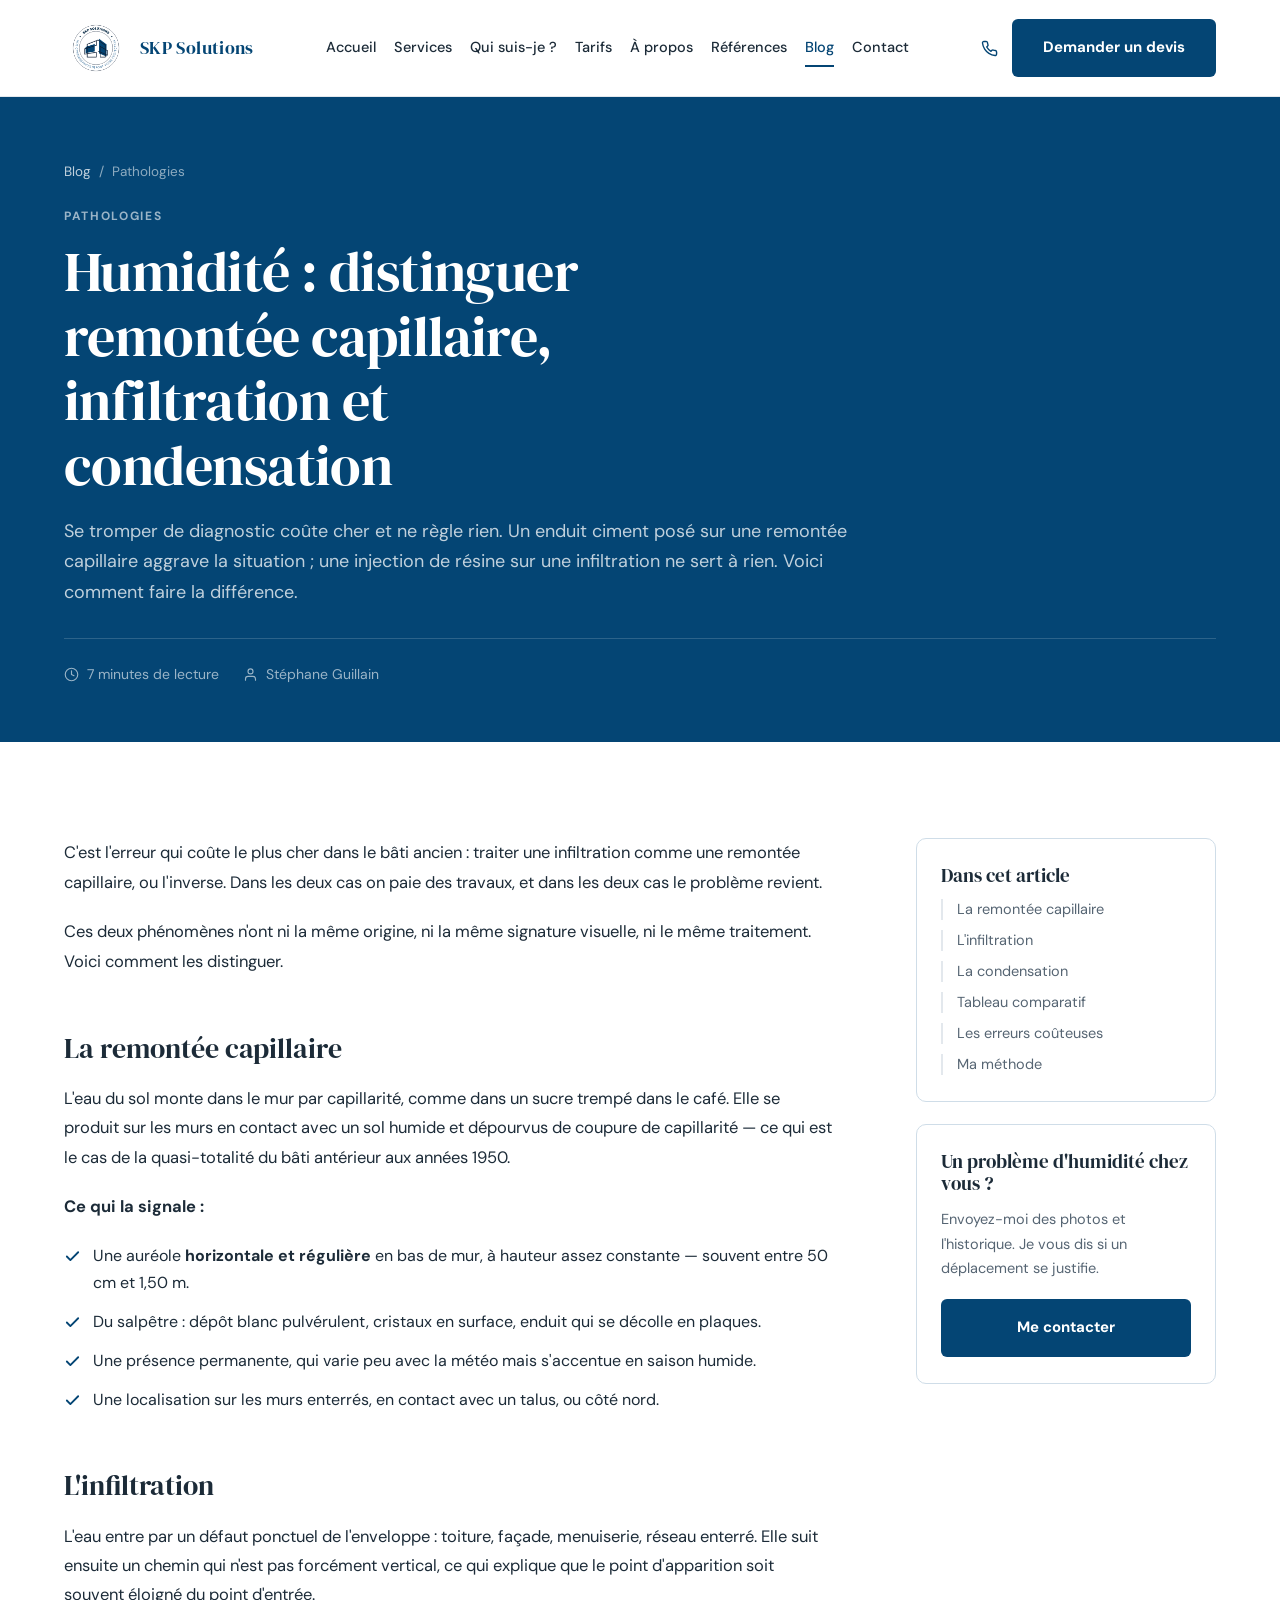
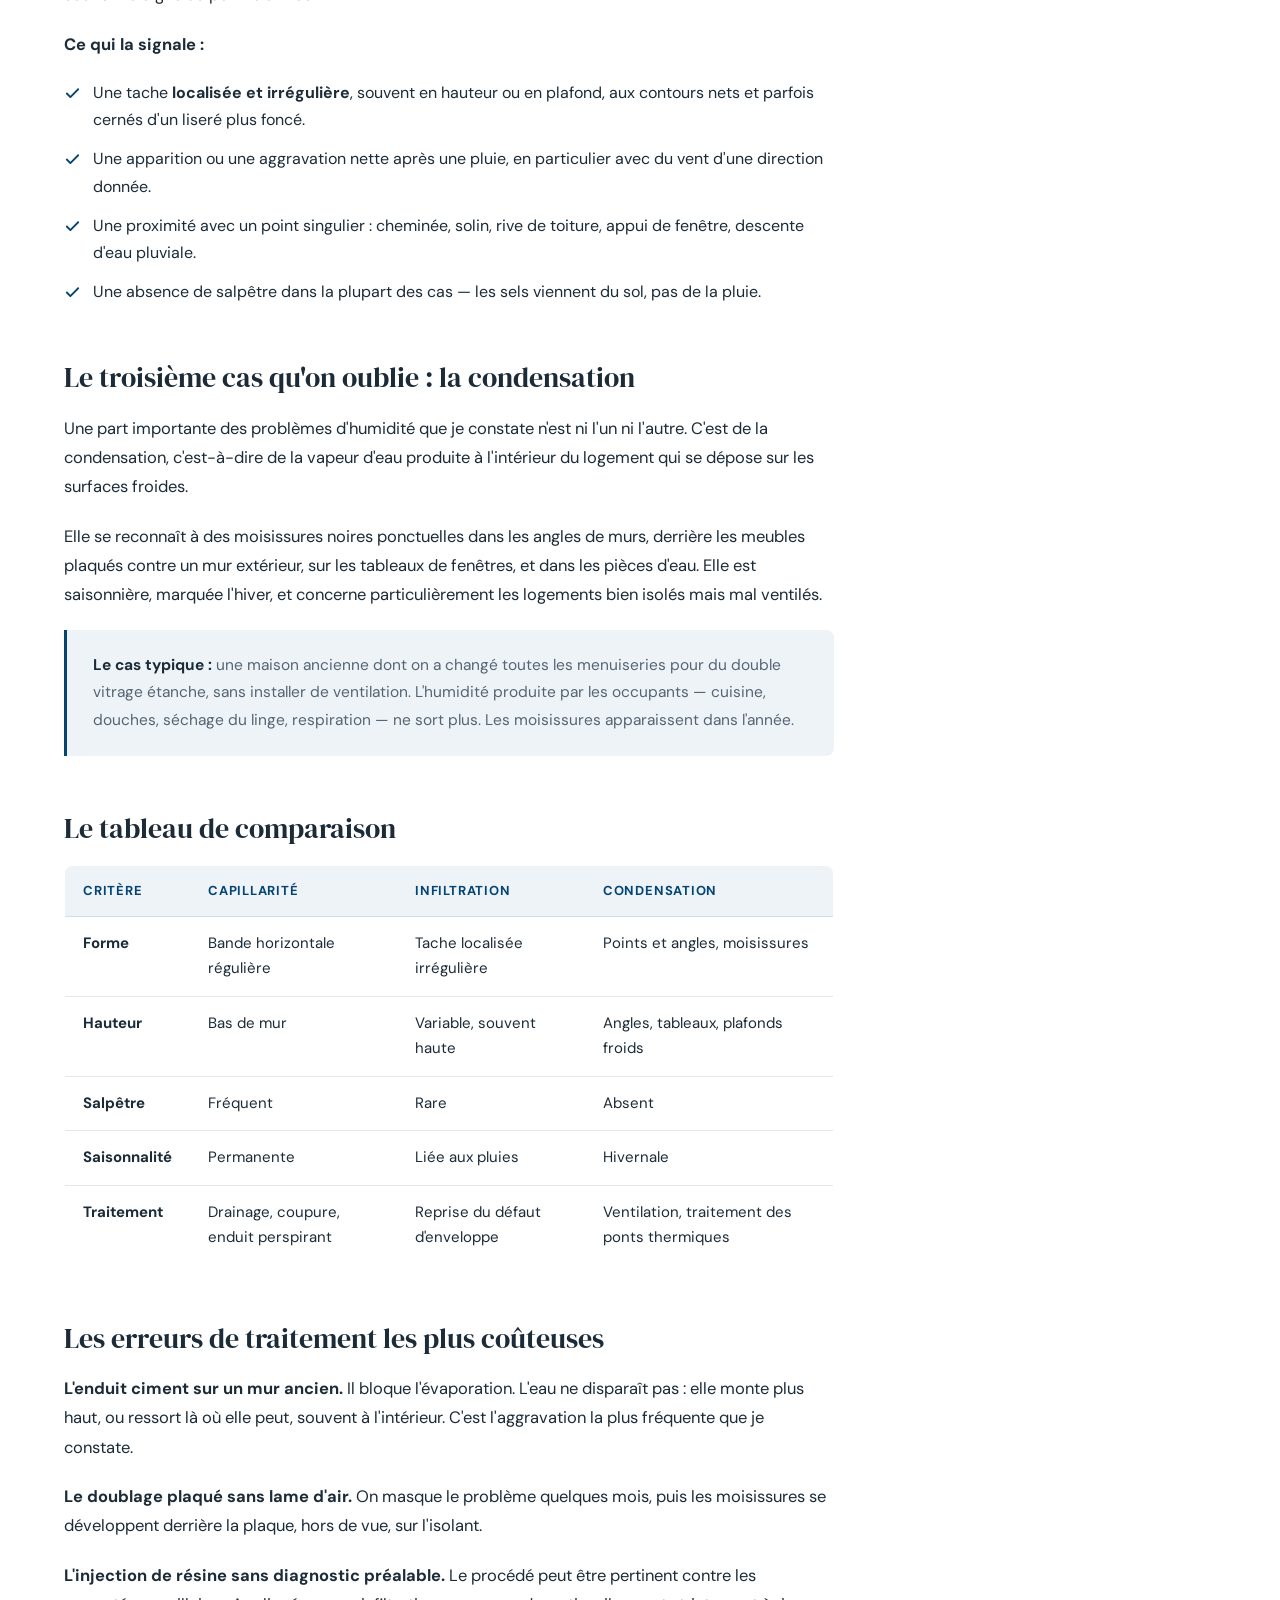
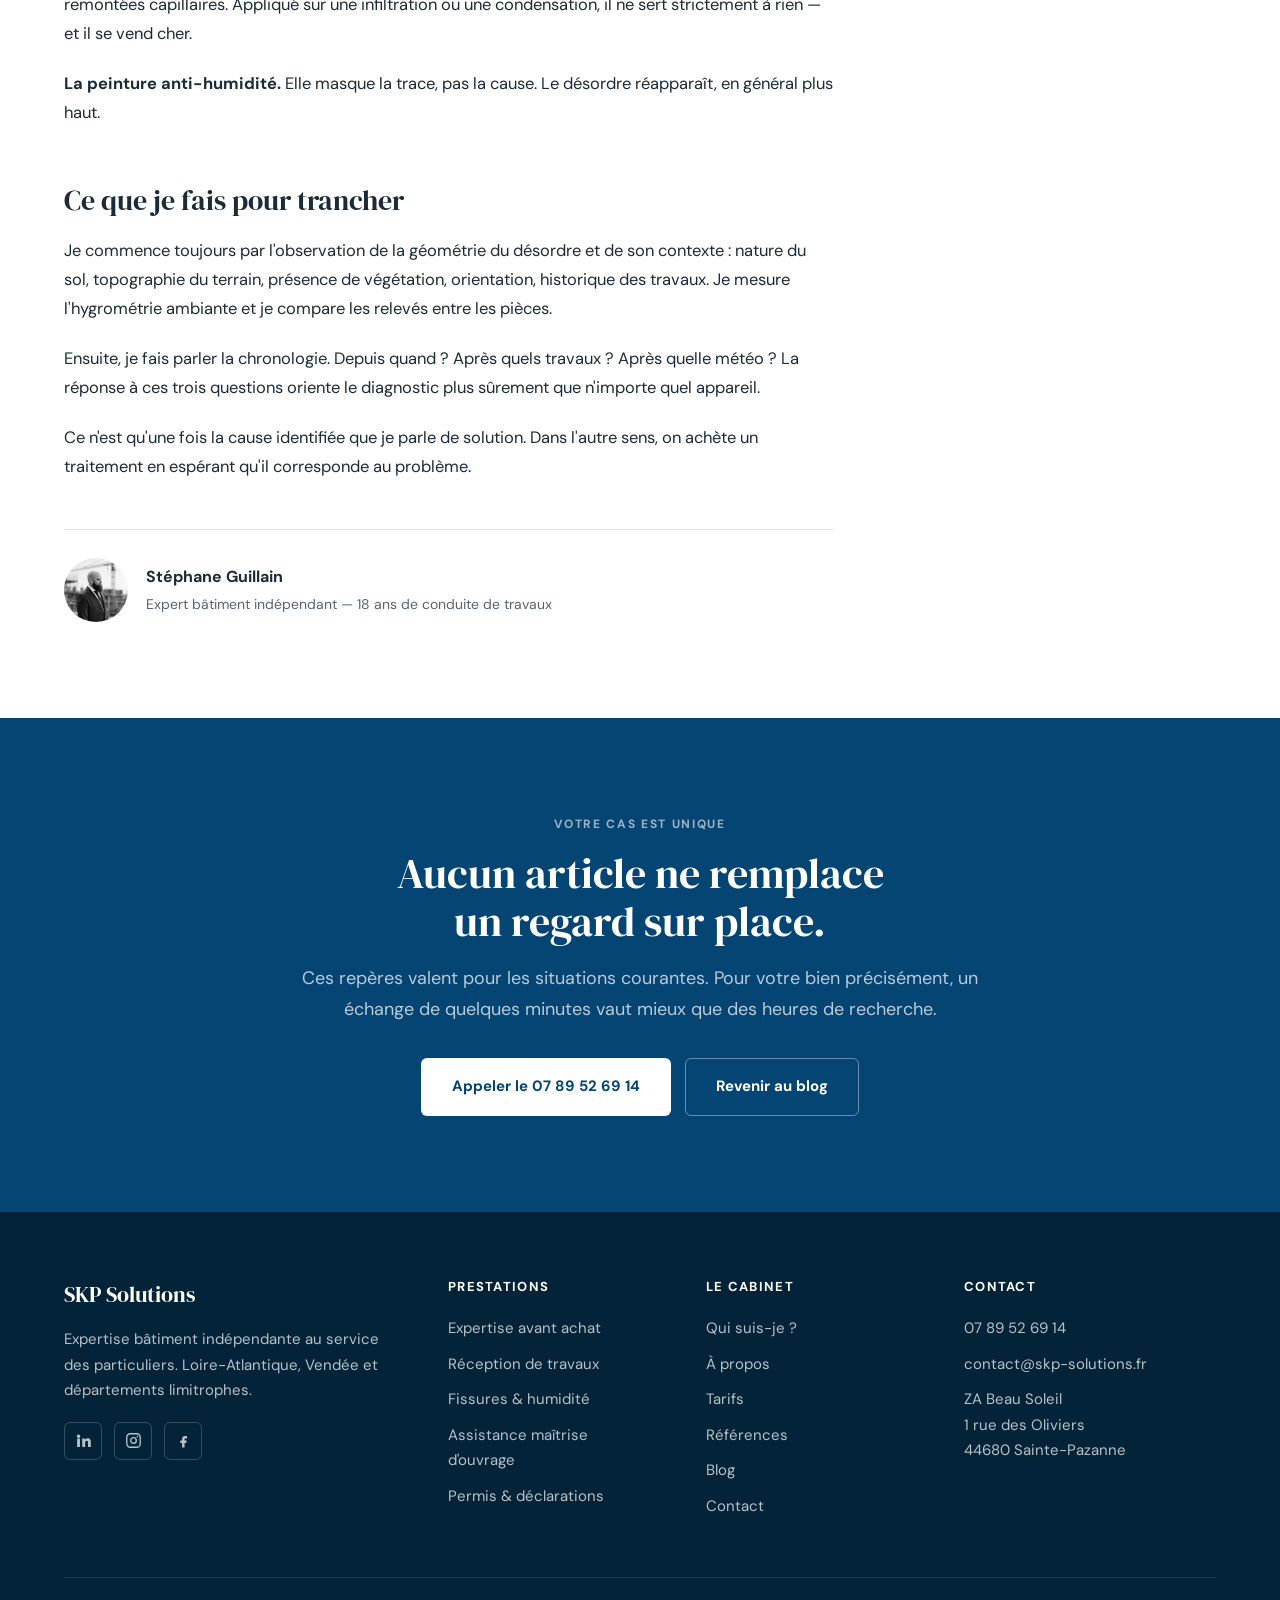
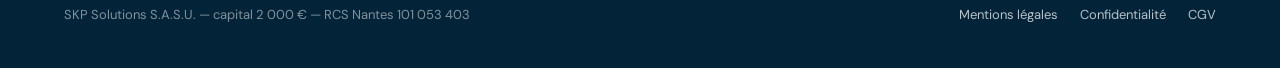
<file: article-humidite.html>
<!DOCTYPE html>
<html lang="fr">
<head>
<meta charset="UTF-8">
<meta name="viewport" content="width=device-width, initial-scale=1">
<title>Humidité : remontée capillaire, infiltration ou condensation ? | SKP Solutions</title>
<meta name="description" content="Trois causes, trois traitements. Les signes qui permettent de les distinguer et les erreurs de traitement qui aggravent le problème dans le bâti ancien.">
<link rel="canonical" href="https://skp-solutions.fr/article-humidite.html">
<meta property="og:type" content="article">
<meta property="og:locale" content="fr_FR">
<meta property="og:site_name" content="SKP Solutions">
<meta property="og:title" content="Humidité : capillarité, infiltration ou condensation ? | SKP Solutions">
<meta property="og:description" content="Trois causes, trois traitements. Les signes qui les distinguent et les erreurs qui aggravent.">
<meta property="og:url" content="https://skp-solutions.fr/article-humidite.html">
<meta property="og:image" content="https://skp-solutions.fr/assets/apercu-social.jpg">
<meta name="twitter:card" content="summary_large_image">

<link rel="preconnect" href="https://fonts.googleapis.com">
<link rel="preconnect" href="https://fonts.gstatic.com" crossorigin>
<link href="https://fonts.googleapis.com/css2?family=DM+Sans:wght@400;500;700&family=DM+Serif+Display&display=swap" rel="stylesheet">
<link rel="stylesheet" href="style.css">

<style>
/* ===== Styles propres à un article ===== */

.tete-article { background: var(--bleu); color: var(--blanc); padding-block: 64px 56px; }
.tete-article h1 { max-width: 20ch; margin-bottom: 18px; }
.tete-article .chapo { color: rgba(255,255,255,0.75); max-width: 68ch; }
.tete-article .surtitre { color: rgba(255,255,255,0.6); }
.tete-article__meta {
  display: flex;
  flex-wrap: wrap;
  gap: 10px 24px;
  align-items: center;
  margin-top: 30px;
  padding-top: 24px;
  border-top: 1px solid rgba(255,255,255,0.16);
  font-size: 14px;
  color: rgba(255,255,255,0.6);
}
.tete-article__meta span { display: flex; align-items: center; gap: 8px; }

.fil { font-size: 13.5px; margin-bottom: 22px; color: rgba(255,255,255,0.55); }
.fil a { color: rgba(255,255,255,0.75); text-decoration: none; }
.fil a:hover { color: var(--blanc); text-decoration: underline; }

/* -- Corps de l'article -- */
.article { display: grid; grid-template-columns: 1fr 300px; gap: 64px; align-items: start; }

.texte { max-width: 70ch; }
.texte > * + * { margin-top: 20px; }
.texte h2 {
  font-size: 28px;
  margin-top: 48px;
  padding-top: 8px;
  scroll-margin-top: 110px;
}
.texte h3 { font-size: 20px; margin-top: 32px; }
.texte p { font-size: 16.5px; line-height: 1.78; color: var(--texte); }
.texte strong { font-weight: 700; }

.texte ul { display: grid; gap: 12px; }
.texte ul li {
  display: flex;
  gap: 12px;
  align-items: flex-start;
  font-size: 16px;
  line-height: 1.7;
}
.texte ul li svg { flex: 0 0 auto; margin-top: 6px; }

.encadre {
  border-left: 3px solid var(--bleu);
  background: var(--bleu-lavis);
  padding: 22px 26px;
  border-radius: 0 8px 8px 0;
}
.encadre p { font-size: 15.5px; color: var(--texte-doux); }
.encadre strong { color: var(--texte); }

.tableau {
  width: 100%;
  border-collapse: collapse;
  border: 1px solid var(--bleu-trait);
  border-radius: 8px;
  overflow: hidden;
  font-size: 15px;
}
.tableau th {
  background: var(--bleu-lavis);
  text-align: left;
  padding: 14px 18px;
  font-size: 13px;
  font-weight: 700;
  letter-spacing: 0.06em;
  text-transform: uppercase;
  color: var(--bleu);
  border-bottom: 1px solid var(--bleu-trait);
}
.tableau td { padding: 14px 18px; border-bottom: 1px solid var(--ligne); vertical-align: top; }
.tableau tr:last-child td { border-bottom: none; }
.tableau td:first-child { font-weight: 700; white-space: nowrap; }

/* -- Colonne latérale -- */
.cote { position: sticky; top: 110px; display: grid; gap: 22px; }
.cote-carte {
  border: 1px solid var(--bleu-trait);
  border-radius: 10px;
  padding: 26px 24px;
  background: var(--blanc);
}
.cote-carte h2 { font-size: 19px; margin-bottom: 12px; }
.cote-carte p { font-size: 14.5px; color: var(--texte-doux); margin-bottom: 18px; }
.cote-carte .btn { width: 100%; justify-content: center; }

.sommaire-cote ul { display: grid; gap: 10px; }
.sommaire-cote a {
  font-size: 14.5px;
  color: var(--texte-doux);
  text-decoration: none;
  display: block;
  padding-left: 14px;
  border-left: 2px solid var(--ligne);
  line-height: 1.45;
}
.sommaire-cote a:hover { color: var(--bleu); border-left-color: var(--bleu); }

/* -- Fin d'article -- */
.signature-article {
  margin-top: 48px;
  padding-top: 28px;
  border-top: 1px solid var(--ligne);
  display: flex;
  gap: 18px;
  align-items: center;
}
.signature-article img { width: 64px; height: 64px; border-radius: 50%; object-fit: cover; flex: 0 0 auto; }
.signature-article strong { display: block; font-size: 16px; }
.signature-article span { font-size: 14px; color: var(--texte-doux); }

.final { text-align: center; }
.final__actions { display: flex; flex-wrap: wrap; gap: 14px; justify-content: center; margin-top: 34px; }

/* -- Responsive -- */
@media (max-width: 980px) {
  .article { grid-template-columns: 1fr; gap: 44px; }
  .cote { position: static; }
  .texte h2 { font-size: 25px; margin-top: 40px; }
}
@media (max-width: 620px) {
  .tableau { font-size: 14px; }
  .tableau th, .tableau td { padding: 11px 13px; }
  .final__actions .btn { width: 100%; justify-content: center; }
}
</style>
</head>

<body>
<a class="saut-contenu" href="#principal">Aller au contenu</a>

<!-- ============ EN-TÊTE ============ -->
<header class="entete">
  <div class="contenu entete__inner">
    <a class="marque" href="index.html">
      <img class="marque__logo" src="assets/logo-skp.png" alt="">
      <span class="marque__nom">SKP Solutions</span>
    </a>

    <nav class="nav" id="nav">
      <a href="index.html">Accueil</a>
      <a href="services.html">Services</a>
      <a href="qui-suis-je.html">Qui suis-je&nbsp;?</a>
      <a href="tarifs.html">Tarifs</a>
      <a href="a-propos.html">À propos</a>
      <a href="references.html">Références</a>
      <a href="blog.html" aria-current="page">Blog</a>
      <a href="contact.html">Contact</a>
    </nav>

    <div class="entete__actions">
      <a class="tel-entete" href="tel:+33789526914" aria-label="Appeler le 07 89 52 69 14">
        <svg width="17" height="17" viewBox="0 0 24 24" fill="none" stroke="currentColor" stroke-width="2" stroke-linecap="round" stroke-linejoin="round"><path d="M22 16.92v3a2 2 0 0 1-2.18 2 19.79 19.79 0 0 1-8.63-3.07 19.5 19.5 0 0 1-6-6A19.79 19.79 0 0 1 2.12 4.18 2 2 0 0 1 4.11 2h3a2 2 0 0 1 2 1.72c.13.96.36 1.9.7 2.81a2 2 0 0 1-.45 2.11L8.09 9.91a16 16 0 0 0 6 6l1.27-1.27a2 2 0 0 1 2.11-.45c.9.34 1.85.57 2.81.7A2 2 0 0 1 22 16.92z"/></svg>
      </a>
      <a class="btn btn--plein" href="contact.html">Demander un devis</a>
      <button class="burger" id="burger" aria-label="Ouvrir le menu" aria-expanded="false" aria-controls="nav">
        <svg width="22" height="22" viewBox="0 0 24 24" fill="none" stroke="currentColor" stroke-width="2" stroke-linecap="round"><line x1="3" y1="7" x2="21" y2="7"/><line x1="3" y1="12" x2="21" y2="12"/><line x1="3" y1="17" x2="21" y2="17"/></svg>
      </button>
    </div>
  </div>
</header>

<main id="principal">

<!-- ============ EN-TÊTE D'ARTICLE ============ -->
<article>
<header class="tete-article">
  <div class="contenu">
    <p class="fil"><a href="blog.html">Blog</a> &nbsp;/&nbsp; Pathologies</p>
    <p class="surtitre">Pathologies</p>
    <h1>Humidité&nbsp;: distinguer remontée capillaire, infiltration et condensation</h1>
    <p class="chapo">Se tromper de diagnostic coûte cher et ne règle rien. Un enduit ciment posé sur une remontée capillaire aggrave la situation&nbsp;; une injection de résine sur une infiltration ne sert à rien. Voici comment faire la différence.</p>
    <div class="tete-article__meta">
      <span>
        <svg width="15" height="15" viewBox="0 0 24 24" fill="none" stroke="currentColor" stroke-width="1.8" stroke-linecap="round" stroke-linejoin="round"><circle cx="12" cy="12" r="10"/><polyline points="12 6 12 12 16 14"/></svg>
        7 minutes de lecture
      </span>
      <span>
        <svg width="15" height="15" viewBox="0 0 24 24" fill="none" stroke="currentColor" stroke-width="1.8" stroke-linecap="round" stroke-linejoin="round"><path d="M20 21v-2a4 4 0 0 0-4-4H8a4 4 0 0 0-4 4v2"/><circle cx="12" cy="7" r="4"/></svg>
        Stéphane Guillain
      </span>
    </div>
  </div>
</header>

<div class="bloc">
  <div class="contenu article">
    <div class="texte">

      <p>
        C'est l'erreur qui coûte le plus cher dans le bâti ancien&nbsp;: traiter une infiltration comme une remontée capillaire, ou l'inverse. Dans les deux cas on paie des travaux, et dans les deux cas le problème revient.
      </p>
      <p>
        Ces deux phénomènes n'ont ni la même origine, ni la même signature visuelle, ni le même traitement. Voici comment les distinguer.
      </p>

      <h2 id="capillarite">La remontée capillaire</h2>
      <p>
        L'eau du sol monte dans le mur par capillarité, comme dans un sucre trempé dans le café. Elle se produit sur les murs en contact avec un sol humide et dépourvus de coupure de capillarité — ce qui est le cas de la quasi-totalité du bâti antérieur aux années 1950.
      </p>
      <p><strong>Ce qui la signale&nbsp;:</strong></p>
      <ul>
        <li><svg width="17" height="17" viewBox="0 0 24 24" fill="none" stroke="#044574" stroke-width="2.6" stroke-linecap="round" stroke-linejoin="round"><polyline points="20 6 9 17 4 12"/></svg><span>Une auréole <strong>horizontale et régulière</strong> en bas de mur, à hauteur assez constante — souvent entre 50 cm et 1,50 m.</span></li>
        <li><svg width="17" height="17" viewBox="0 0 24 24" fill="none" stroke="#044574" stroke-width="2.6" stroke-linecap="round" stroke-linejoin="round"><polyline points="20 6 9 17 4 12"/></svg><span>Du salpêtre&nbsp;: dépôt blanc pulvérulent, cristaux en surface, enduit qui se décolle en plaques.</span></li>
        <li><svg width="17" height="17" viewBox="0 0 24 24" fill="none" stroke="#044574" stroke-width="2.6" stroke-linecap="round" stroke-linejoin="round"><polyline points="20 6 9 17 4 12"/></svg><span>Une présence permanente, qui varie peu avec la météo mais s'accentue en saison humide.</span></li>
        <li><svg width="17" height="17" viewBox="0 0 24 24" fill="none" stroke="#044574" stroke-width="2.6" stroke-linecap="round" stroke-linejoin="round"><polyline points="20 6 9 17 4 12"/></svg><span>Une localisation sur les murs enterrés, en contact avec un talus, ou côté nord.</span></li>
      </ul>

      <h2 id="infiltration">L'infiltration</h2>
      <p>
        L'eau entre par un défaut ponctuel de l'enveloppe&nbsp;: toiture, façade, menuiserie, réseau enterré. Elle suit ensuite un chemin qui n'est pas forcément vertical, ce qui explique que le point d'apparition soit souvent éloigné du point d'entrée.
      </p>
      <p><strong>Ce qui la signale&nbsp;:</strong></p>
      <ul>
        <li><svg width="17" height="17" viewBox="0 0 24 24" fill="none" stroke="#044574" stroke-width="2.6" stroke-linecap="round" stroke-linejoin="round"><polyline points="20 6 9 17 4 12"/></svg><span>Une tache <strong>localisée et irrégulière</strong>, souvent en hauteur ou en plafond, aux contours nets et parfois cernés d'un liseré plus foncé.</span></li>
        <li><svg width="17" height="17" viewBox="0 0 24 24" fill="none" stroke="#044574" stroke-width="2.6" stroke-linecap="round" stroke-linejoin="round"><polyline points="20 6 9 17 4 12"/></svg><span>Une apparition ou une aggravation nette après une pluie, en particulier avec du vent d'une direction donnée.</span></li>
        <li><svg width="17" height="17" viewBox="0 0 24 24" fill="none" stroke="#044574" stroke-width="2.6" stroke-linecap="round" stroke-linejoin="round"><polyline points="20 6 9 17 4 12"/></svg><span>Une proximité avec un point singulier&nbsp;: cheminée, solin, rive de toiture, appui de fenêtre, descente d'eau pluviale.</span></li>
        <li><svg width="17" height="17" viewBox="0 0 24 24" fill="none" stroke="#044574" stroke-width="2.6" stroke-linecap="round" stroke-linejoin="round"><polyline points="20 6 9 17 4 12"/></svg><span>Une absence de salpêtre dans la plupart des cas — les sels viennent du sol, pas de la pluie.</span></li>
      </ul>

      <h2 id="condensation">Le troisième cas qu'on oublie&nbsp;: la condensation</h2>
      <p>
        Une part importante des problèmes d'humidité que je constate n'est ni l'un ni l'autre. C'est de la condensation, c'est-à-dire de la vapeur d'eau produite à l'intérieur du logement qui se dépose sur les surfaces froides.
      </p>
      <p>
        Elle se reconnaît à des moisissures noires ponctuelles dans les angles de murs, derrière les meubles plaqués contre un mur extérieur, sur les tableaux de fenêtres, et dans les pièces d'eau. Elle est saisonnière, marquée l'hiver, et concerne particulièrement les logements bien isolés mais mal ventilés.
      </p>
      <div class="encadre">
        <p>
          <strong>Le cas typique&nbsp;:</strong> une maison ancienne dont on a changé toutes les menuiseries pour du double vitrage étanche, sans installer de ventilation. L'humidité produite par les occupants — cuisine, douches, séchage du linge, respiration — ne sort plus. Les moisissures apparaissent dans l'année.
        </p>
      </div>

      <h2 id="tableau">Le tableau de comparaison</h2>
      <table class="tableau">
        <thead><tr><th>Critère</th><th>Capillarité</th><th>Infiltration</th><th>Condensation</th></tr></thead>
        <tbody>
          <tr><td>Forme</td><td>Bande horizontale régulière</td><td>Tache localisée irrégulière</td><td>Points et angles, moisissures</td></tr>
          <tr><td>Hauteur</td><td>Bas de mur</td><td>Variable, souvent haute</td><td>Angles, tableaux, plafonds froids</td></tr>
          <tr><td>Salpêtre</td><td>Fréquent</td><td>Rare</td><td>Absent</td></tr>
          <tr><td>Saisonnalité</td><td>Permanente</td><td>Liée aux pluies</td><td>Hivernale</td></tr>
          <tr><td>Traitement</td><td>Drainage, coupure, enduit perspirant</td><td>Reprise du défaut d'enveloppe</td><td>Ventilation, traitement des ponts thermiques</td></tr>
        </tbody>
      </table>

      <h2 id="erreurs">Les erreurs de traitement les plus coûteuses</h2>
      <p>
        <strong>L'enduit ciment sur un mur ancien.</strong> Il bloque l'évaporation. L'eau ne disparaît pas&nbsp;: elle monte plus haut, ou ressort là où elle peut, souvent à l'intérieur. C'est l'aggravation la plus fréquente que je constate.
      </p>
      <p>
        <strong>Le doublage plaqué sans lame d'air.</strong> On masque le problème quelques mois, puis les moisissures se développent derrière la plaque, hors de vue, sur l'isolant.
      </p>
      <p>
        <strong>L'injection de résine sans diagnostic préalable.</strong> Le procédé peut être pertinent contre les remontées capillaires. Appliqué sur une infiltration ou une condensation, il ne sert strictement à rien — et il se vend cher.
      </p>
      <p>
        <strong>La peinture anti-humidité.</strong> Elle masque la trace, pas la cause. Le désordre réapparaît, en général plus haut.
      </p>

      <h2 id="methode">Ce que je fais pour trancher</h2>
      <p>
        Je commence toujours par l'observation de la géométrie du désordre et de son contexte&nbsp;: nature du sol, topographie du terrain, présence de végétation, orientation, historique des travaux. Je mesure l'hygrométrie ambiante et je compare les relevés entre les pièces.
      </p>
      <p>
        Ensuite, je fais parler la chronologie. Depuis quand&nbsp;? Après quels travaux&nbsp;? Après quelle météo&nbsp;? La réponse à ces trois questions oriente le diagnostic plus sûrement que n'importe quel appareil.
      </p>
      <p>
        Ce n'est qu'une fois la cause identifiée que je parle de solution. Dans l'autre sens, on achète un traitement en espérant qu'il corresponde au problème.
      </p>

      <div class="signature-article">
        <img src="assets/stephane-guillain.jpg" alt="">
        <div>
          <strong>Stéphane Guillain</strong>
          <span>Expert bâtiment indépendant — 18 ans de conduite de travaux</span>
        </div>
      </div>
    </div>

    <aside class="cote">
      <div class="cote-carte sommaire-cote">
        <h2>Dans cet article</h2>
        <ul>
          <li><a href="#capillarite">La remontée capillaire</a></li>
          <li><a href="#infiltration">L'infiltration</a></li>
          <li><a href="#condensation">La condensation</a></li>
          <li><a href="#tableau">Tableau comparatif</a></li>
          <li><a href="#erreurs">Les erreurs coûteuses</a></li>
          <li><a href="#methode">Ma méthode</a></li>
        </ul>
      </div>
      <div class="cote-carte">
        <h2>Un problème d'humidité chez vous&nbsp;?</h2>
        <p>Envoyez-moi des photos et l'historique. Je vous dis si un déplacement se justifie.</p>
        <a class="btn btn--plein" href="contact.html">Me contacter</a>
      </div>
    </aside>
  </div>
</div>
</article>

<section class="bloc bloc--encre final">
  <div class="contenu">
    <p class="surtitre">Votre cas est unique</p>
    <h2>Aucun article ne remplace<br>un regard sur place.</h2>
    <p class="chapo" style="margin-inline:auto">
      Ces repères valent pour les situations courantes. Pour votre bien précisément, un échange de quelques minutes vaut mieux que des heures de recherche.
    </p>
    <div class="final__actions">
      <a class="btn btn--blanc" href="tel:+33789526914">Appeler le 07 89 52 69 14</a>
      <a class="btn btn--fantome" href="blog.html">Revenir au blog</a>
    </div>
  </div>
</section>

</main>

<!-- ============ PIED DE PAGE ============ -->
<footer class="pied">
  <div class="contenu">
    <div class="pied__grille">
      <div>
        <div class="pied__marque">SKP Solutions</div>
        <p>Expertise bâtiment indépendante au service des particuliers. Loire-Atlantique, Vendée et départements limitrophes.</p>
        <div class="reseaux">
          <a href="https://www.linkedin.com/company/skpsolutions/" aria-label="LinkedIn">
            <svg width="17" height="17" viewBox="0 0 24 24" fill="currentColor"><path d="M4.98 3.5a2.5 2.5 0 1 1 0 5 2.5 2.5 0 0 1 0-5zM3 9h4v12H3zM10 9h3.8v1.7h.05c.53-1 1.83-2.05 3.75-2.05 4 0 4.75 2.6 4.75 6V21h-4v-5.5c0-1.3 0-3-1.85-3s-2.15 1.45-2.15 2.9V21h-4z"/></svg>
          </a>
          <a href="https://www.instagram.com/skp_solutions" aria-label="Instagram">
            <svg width="17" height="17" viewBox="0 0 24 24" fill="none" stroke="currentColor" stroke-width="1.9"><rect x="2.5" y="2.5" width="19" height="19" rx="5"/><circle cx="12" cy="12" r="4"/><circle cx="17.5" cy="6.5" r="1.1" fill="currentColor" stroke="none"/></svg>
          </a>
          <a href="https://www.facebook.com/share/18JYyt2Jcp/" aria-label="Facebook">
            <svg width="17" height="17" viewBox="0 0 24 24" fill="currentColor"><path d="M14 9h3V5.5h-3c-2.3 0-4 1.8-4 4V12H7.5v3.5H10V22h3.5v-6.5H16L16.5 12H13.5V9.5c0-.3.2-.5.5-.5z"/></svg>
          </a>
        </div>
      </div>

      <div>
        <p class="pied__titre">Prestations</p>
        <ul>
          <li><a href="services.html#avant-achat">Expertise avant achat</a></li>
          <li><a href="services.html#reception">Réception de travaux</a></li>
          <li><a href="services.html#pathologies">Fissures &amp; humidité</a></li>
          <li><a href="services.html#amo">Assistance maîtrise d'ouvrage</a></li>
          <li><a href="services.html#urbanisme">Permis &amp; déclarations</a></li>
        </ul>
      </div>

      <div>
        <p class="pied__titre">Le cabinet</p>
        <ul>
          <li><a href="qui-suis-je.html">Qui suis-je&nbsp;?</a></li>
          <li><a href="a-propos.html">À propos</a></li>
          <li><a href="tarifs.html">Tarifs</a></li>
          <li><a href="references.html">Références</a></li>
          <li><a href="blog.html">Blog</a></li>
          <li><a href="contact.html">Contact</a></li>
        </ul>
      </div>

      <div>
        <p class="pied__titre">Contact</p>
        <ul>
          <li><a href="tel:+33789526914">07 89 52 69 14</a></li>
          <li><a href="mailto:contact@skp-solutions.fr">contact@skp-solutions.fr</a></li>
          <li>ZA Beau Soleil<br>1 rue des Oliviers<br>44680 Sainte-Pazanne</li>
        </ul>
      </div>
    </div>

    <div class="pied__legal">
      <p>SKP Solutions S.A.S.U. — capital 2 000 € — RCS Nantes 101 053 403</p>
      <ul>
        <li><a href="mentions-legales.html">Mentions légales</a></li>
        <li><a href="confidentialite.html">Confidentialité</a></li>
        <li><a href="cgv.html">CGV</a></li>
      </ul>
    </div>
  </div>
</footer>

<!-- Barre de contact fixe (mobile) -->
<div class="barre-mobile">
  <a class="barre-mobile__tel" href="tel:+33789526914">
    <svg width="17" height="17" viewBox="0 0 24 24" fill="none" stroke="currentColor" stroke-width="2" stroke-linecap="round" stroke-linejoin="round"><path d="M22 16.92v3a2 2 0 0 1-2.18 2 19.79 19.79 0 0 1-8.63-3.07 19.5 19.5 0 0 1-6-6A19.79 19.79 0 0 1 2.12 4.18 2 2 0 0 1 4.11 2h3a2 2 0 0 1 2 1.72c.13.96.36 1.9.7 2.81a2 2 0 0 1-.45 2.11L8.09 9.91a16 16 0 0 0 6 6l1.27-1.27a2 2 0 0 1 2.11-.45c.9.34 1.85.57 2.81.7A2 2 0 0 1 22 16.92z"/></svg>
    Appeler
  </a>
  <a class="barre-mobile__devis" href="contact.html">Demander un devis</a>
</div>

<script>
  (function () {
    var burger = document.getElementById('burger');
    var nav = document.getElementById('nav');
    if (!burger || !nav) return;
    burger.addEventListener('click', function () {
      var ouvert = nav.getAttribute('data-ouvert') === 'true';
      nav.setAttribute('data-ouvert', String(!ouvert));
      burger.setAttribute('aria-expanded', String(!ouvert));
      burger.setAttribute('aria-label', ouvert ? 'Ouvrir le menu' : 'Fermer le menu');
    });
    nav.addEventListener('click', function (e) {
      if (e.target.tagName === 'A') {
        nav.setAttribute('data-ouvert', 'false');
        burger.setAttribute('aria-expanded', 'false');
      }
    });
  })();
</script>

</body>
</html>
</file>
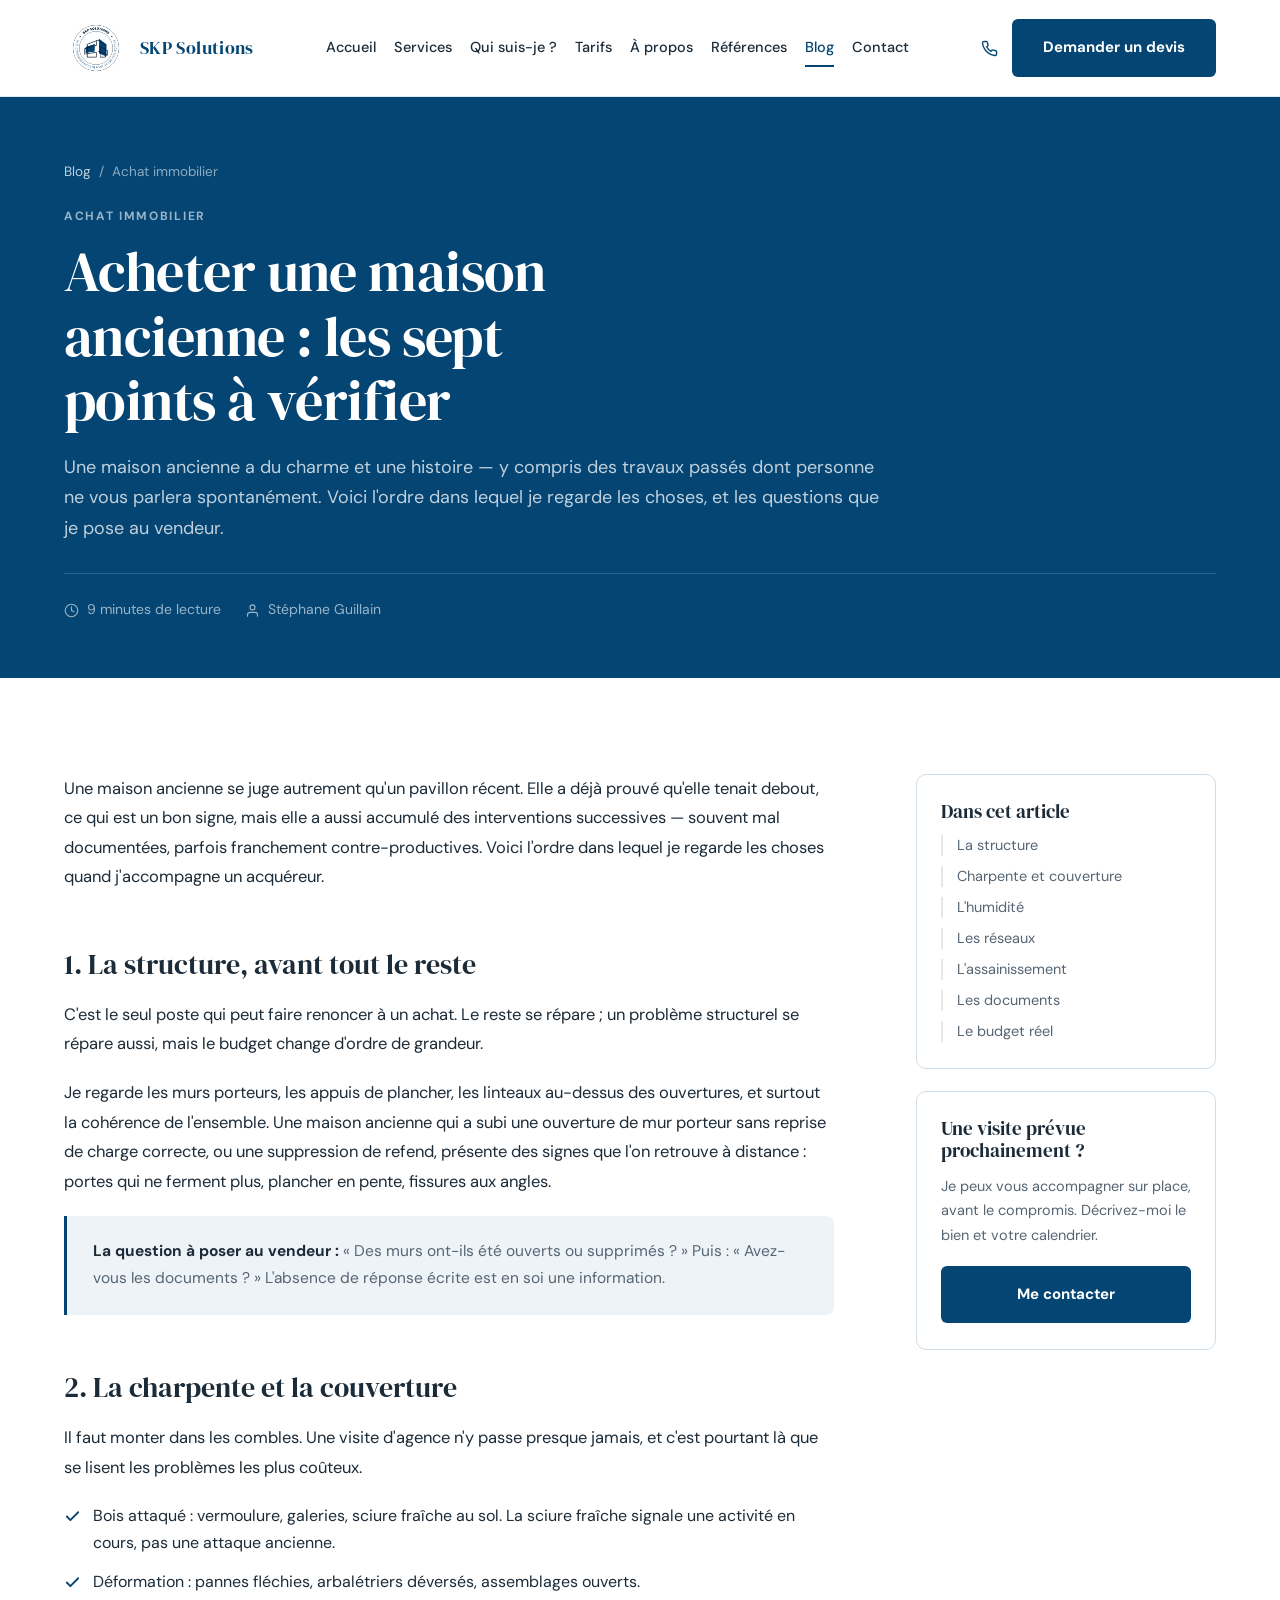
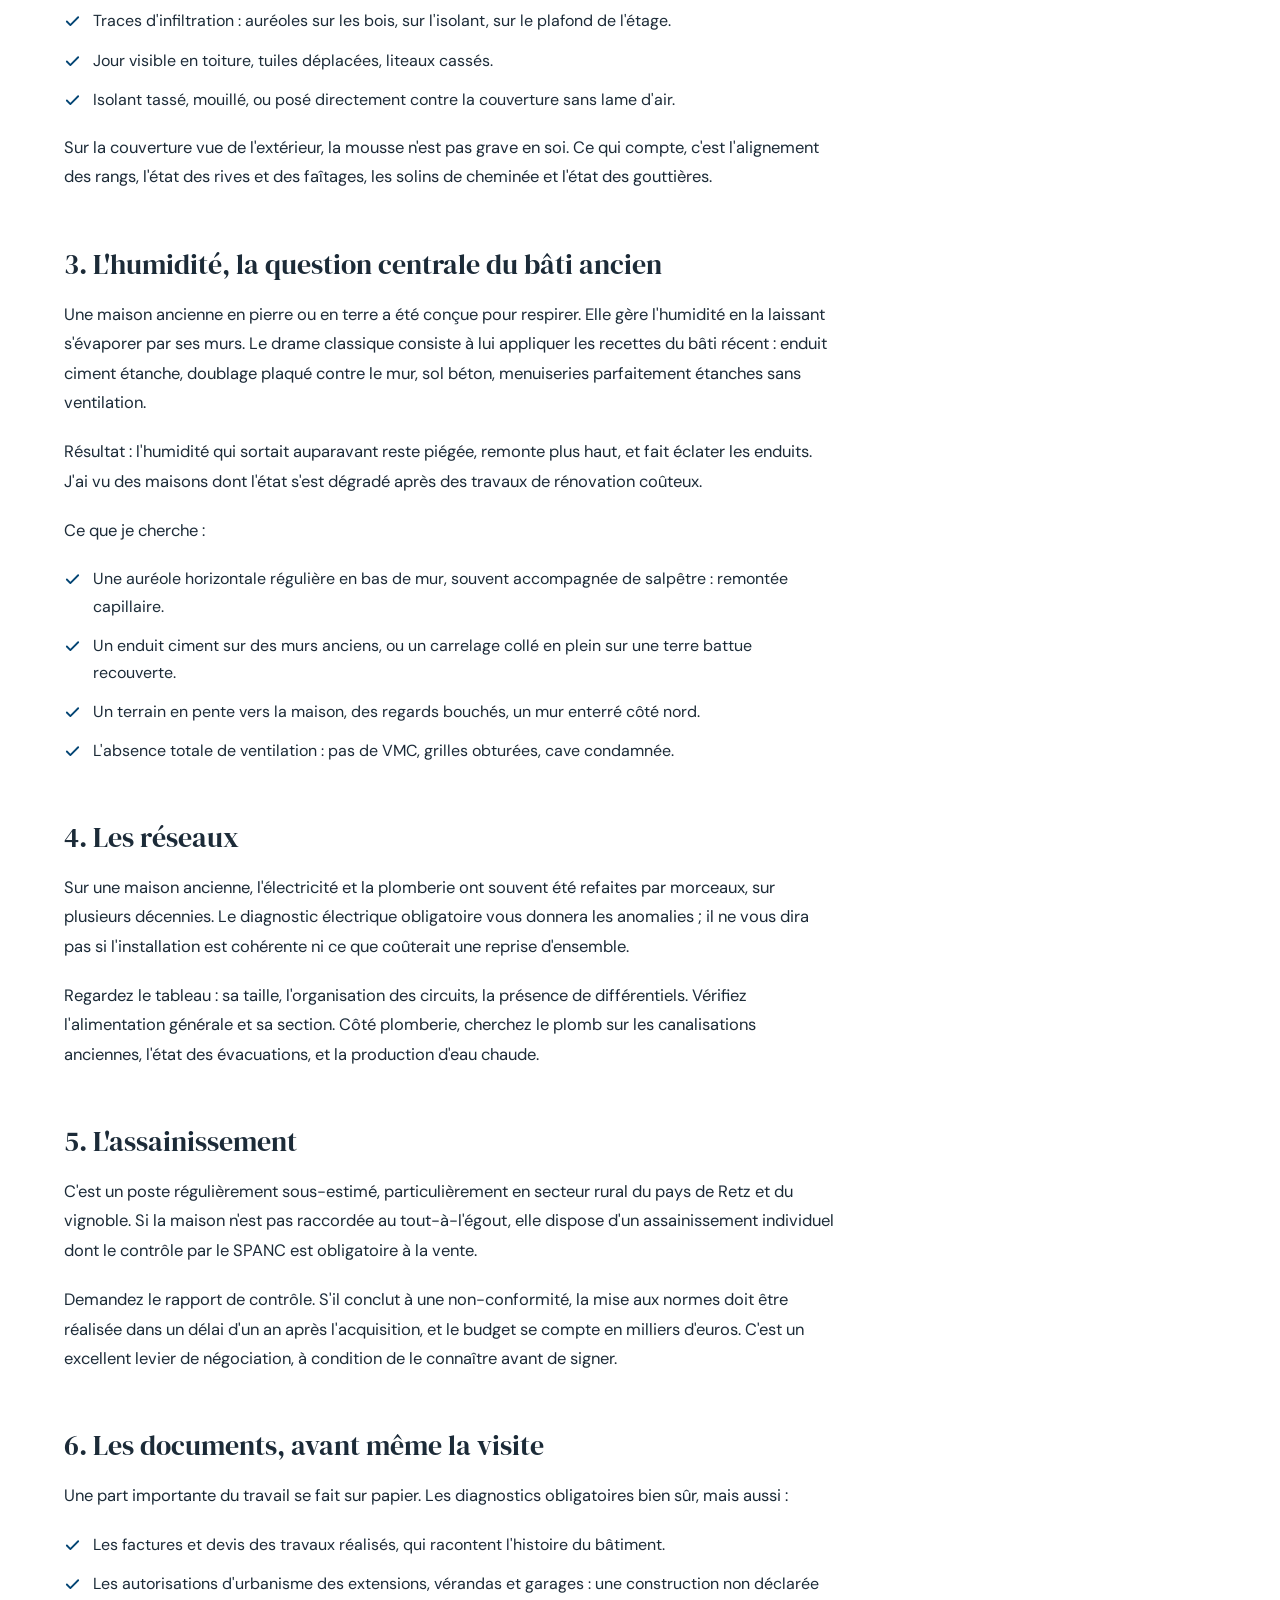
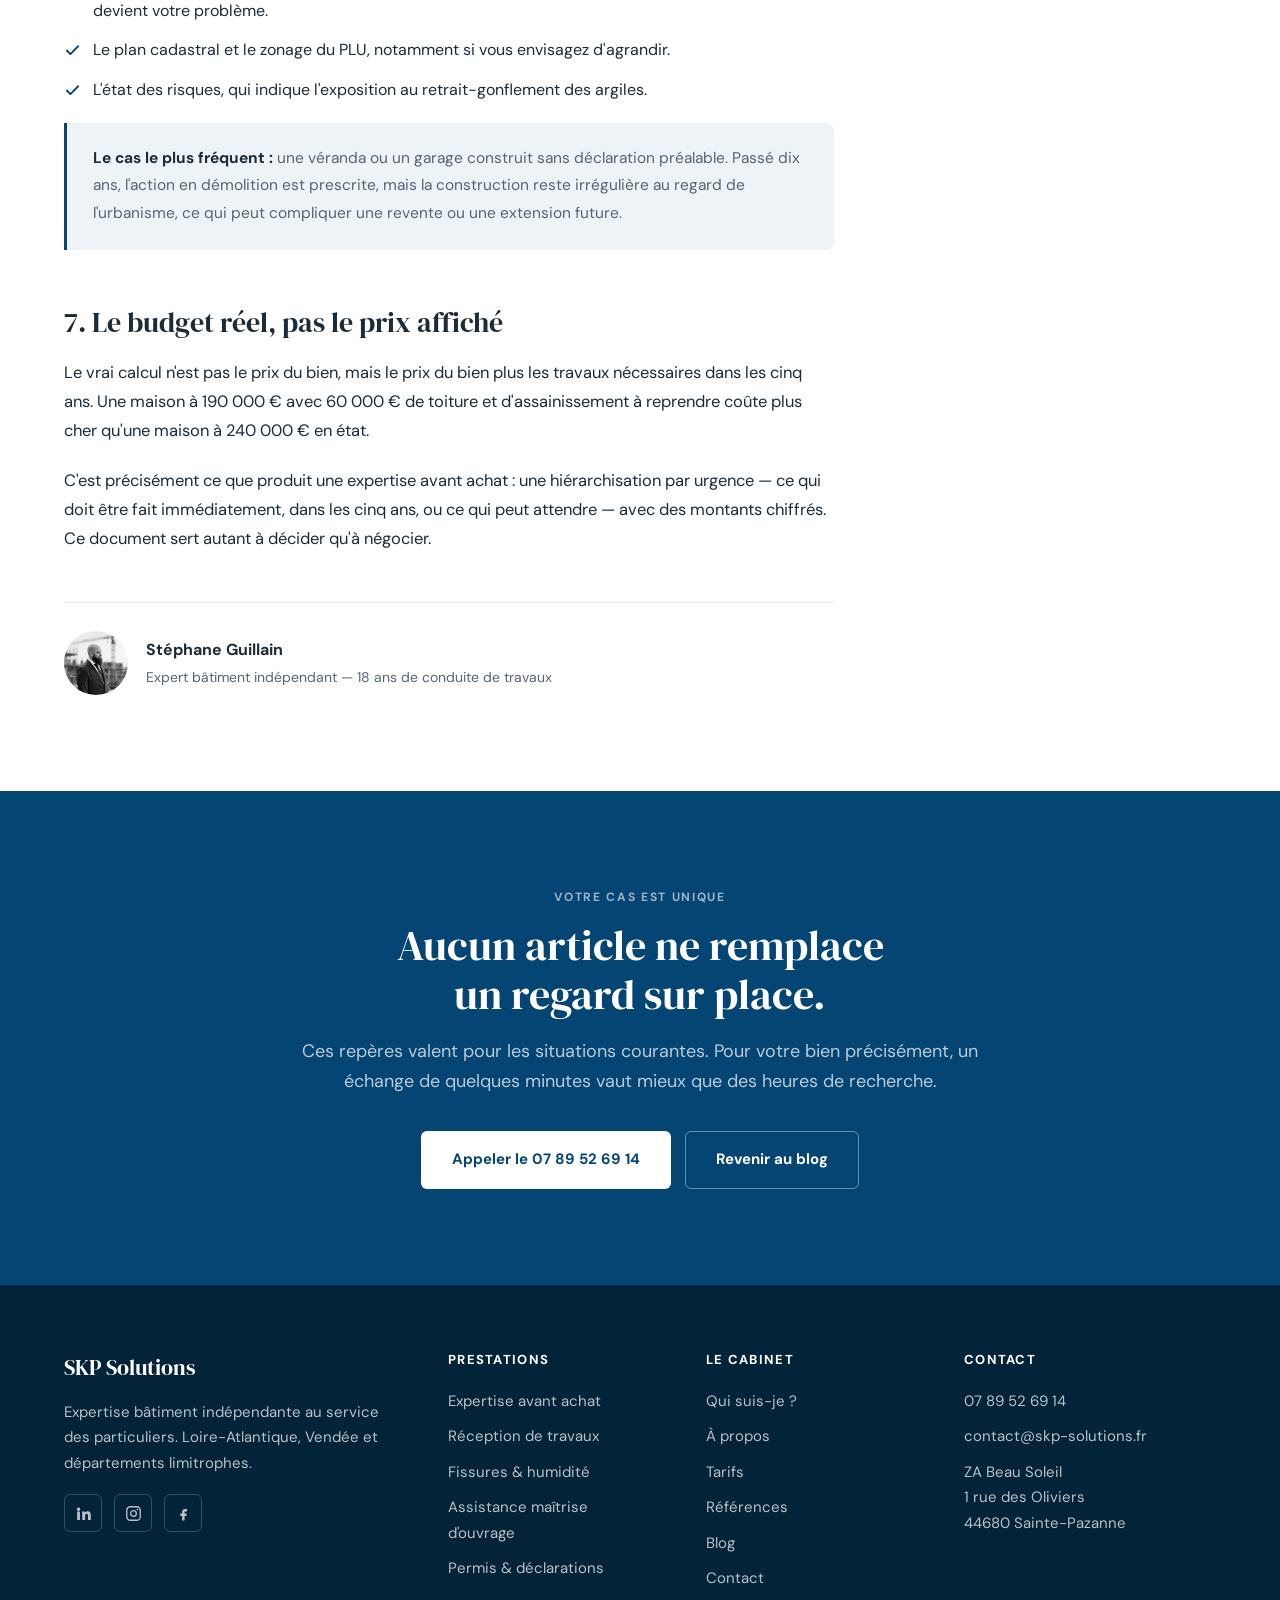
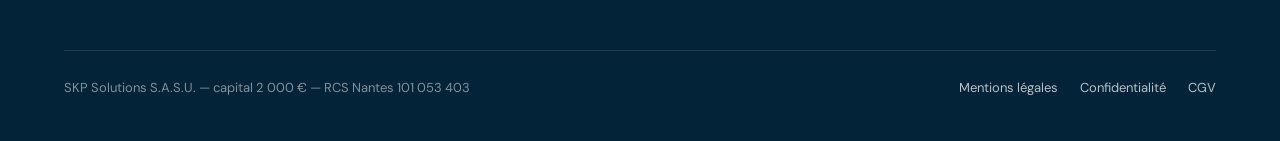
<file: article-maison-ancienne.html>
<!DOCTYPE html>
<html lang="fr">
<head>
<meta charset="UTF-8">
<meta name="viewport" content="width=device-width, initial-scale=1">
<title>Acheter une maison ancienne : les 7 points à vérifier | SKP Solutions</title>
<meta name="description" content="Structure, charpente, humidité, assainissement, urbanisme : la méthode d'un expert bâtiment pour évaluer une maison ancienne avant de faire une offre.">
<link rel="canonical" href="https://skp-solutions.fr/article-maison-ancienne.html">
<meta property="og:type" content="article">
<meta property="og:locale" content="fr_FR">
<meta property="og:site_name" content="SKP Solutions">
<meta property="og:title" content="Acheter une maison ancienne : les 7 points à vérifier | SKP Solutions">
<meta property="og:description" content="Structure, charpente, humidité, assainissement, urbanisme : la méthode d'un expert bâtiment.">
<meta property="og:url" content="https://skp-solutions.fr/article-maison-ancienne.html">
<meta property="og:image" content="https://skp-solutions.fr/assets/apercu-social.jpg">
<meta name="twitter:card" content="summary_large_image">

<link rel="preconnect" href="https://fonts.googleapis.com">
<link rel="preconnect" href="https://fonts.gstatic.com" crossorigin>
<link href="https://fonts.googleapis.com/css2?family=DM+Sans:wght@400;500;700&family=DM+Serif+Display&display=swap" rel="stylesheet">
<link rel="stylesheet" href="style.css">

<style>
/* ===== Styles propres à un article ===== */

.tete-article { background: var(--bleu); color: var(--blanc); padding-block: 64px 56px; }
.tete-article h1 { max-width: 20ch; margin-bottom: 18px; }
.tete-article .chapo { color: rgba(255,255,255,0.75); max-width: 68ch; }
.tete-article .surtitre { color: rgba(255,255,255,0.6); }
.tete-article__meta {
  display: flex;
  flex-wrap: wrap;
  gap: 10px 24px;
  align-items: center;
  margin-top: 30px;
  padding-top: 24px;
  border-top: 1px solid rgba(255,255,255,0.16);
  font-size: 14px;
  color: rgba(255,255,255,0.6);
}
.tete-article__meta span { display: flex; align-items: center; gap: 8px; }

.fil { font-size: 13.5px; margin-bottom: 22px; color: rgba(255,255,255,0.55); }
.fil a { color: rgba(255,255,255,0.75); text-decoration: none; }
.fil a:hover { color: var(--blanc); text-decoration: underline; }

/* -- Corps de l'article -- */
.article { display: grid; grid-template-columns: 1fr 300px; gap: 64px; align-items: start; }

.texte { max-width: 70ch; }
.texte > * + * { margin-top: 20px; }
.texte h2 {
  font-size: 28px;
  margin-top: 48px;
  padding-top: 8px;
  scroll-margin-top: 110px;
}
.texte h3 { font-size: 20px; margin-top: 32px; }
.texte p { font-size: 16.5px; line-height: 1.78; color: var(--texte); }
.texte strong { font-weight: 700; }

.texte ul { display: grid; gap: 12px; }
.texte ul li {
  display: flex;
  gap: 12px;
  align-items: flex-start;
  font-size: 16px;
  line-height: 1.7;
}
.texte ul li svg { flex: 0 0 auto; margin-top: 6px; }

.encadre {
  border-left: 3px solid var(--bleu);
  background: var(--bleu-lavis);
  padding: 22px 26px;
  border-radius: 0 8px 8px 0;
}
.encadre p { font-size: 15.5px; color: var(--texte-doux); }
.encadre strong { color: var(--texte); }

.tableau {
  width: 100%;
  border-collapse: collapse;
  border: 1px solid var(--bleu-trait);
  border-radius: 8px;
  overflow: hidden;
  font-size: 15px;
}
.tableau th {
  background: var(--bleu-lavis);
  text-align: left;
  padding: 14px 18px;
  font-size: 13px;
  font-weight: 700;
  letter-spacing: 0.06em;
  text-transform: uppercase;
  color: var(--bleu);
  border-bottom: 1px solid var(--bleu-trait);
}
.tableau td { padding: 14px 18px; border-bottom: 1px solid var(--ligne); vertical-align: top; }
.tableau tr:last-child td { border-bottom: none; }
.tableau td:first-child { font-weight: 700; white-space: nowrap; }

/* -- Colonne latérale -- */
.cote { position: sticky; top: 110px; display: grid; gap: 22px; }
.cote-carte {
  border: 1px solid var(--bleu-trait);
  border-radius: 10px;
  padding: 26px 24px;
  background: var(--blanc);
}
.cote-carte h2 { font-size: 19px; margin-bottom: 12px; }
.cote-carte p { font-size: 14.5px; color: var(--texte-doux); margin-bottom: 18px; }
.cote-carte .btn { width: 100%; justify-content: center; }

.sommaire-cote ul { display: grid; gap: 10px; }
.sommaire-cote a {
  font-size: 14.5px;
  color: var(--texte-doux);
  text-decoration: none;
  display: block;
  padding-left: 14px;
  border-left: 2px solid var(--ligne);
  line-height: 1.45;
}
.sommaire-cote a:hover { color: var(--bleu); border-left-color: var(--bleu); }

/* -- Fin d'article -- */
.signature-article {
  margin-top: 48px;
  padding-top: 28px;
  border-top: 1px solid var(--ligne);
  display: flex;
  gap: 18px;
  align-items: center;
}
.signature-article img { width: 64px; height: 64px; border-radius: 50%; object-fit: cover; flex: 0 0 auto; }
.signature-article strong { display: block; font-size: 16px; }
.signature-article span { font-size: 14px; color: var(--texte-doux); }

.final { text-align: center; }
.final__actions { display: flex; flex-wrap: wrap; gap: 14px; justify-content: center; margin-top: 34px; }

/* -- Responsive -- */
@media (max-width: 980px) {
  .article { grid-template-columns: 1fr; gap: 44px; }
  .cote { position: static; }
  .texte h2 { font-size: 25px; margin-top: 40px; }
}
@media (max-width: 620px) {
  .tableau { font-size: 14px; }
  .tableau th, .tableau td { padding: 11px 13px; }
  .final__actions .btn { width: 100%; justify-content: center; }
}
</style>
</head>

<body>
<a class="saut-contenu" href="#principal">Aller au contenu</a>

<!-- ============ EN-TÊTE ============ -->
<header class="entete">
  <div class="contenu entete__inner">
    <a class="marque" href="index.html">
      <img class="marque__logo" src="assets/logo-skp.png" alt="">
      <span class="marque__nom">SKP Solutions</span>
    </a>

    <nav class="nav" id="nav">
      <a href="index.html">Accueil</a>
      <a href="services.html">Services</a>
      <a href="qui-suis-je.html">Qui suis-je&nbsp;?</a>
      <a href="tarifs.html">Tarifs</a>
      <a href="a-propos.html">À propos</a>
      <a href="references.html">Références</a>
      <a href="blog.html" aria-current="page">Blog</a>
      <a href="contact.html">Contact</a>
    </nav>

    <div class="entete__actions">
      <a class="tel-entete" href="tel:+33789526914" aria-label="Appeler le 07 89 52 69 14">
        <svg width="17" height="17" viewBox="0 0 24 24" fill="none" stroke="currentColor" stroke-width="2" stroke-linecap="round" stroke-linejoin="round"><path d="M22 16.92v3a2 2 0 0 1-2.18 2 19.79 19.79 0 0 1-8.63-3.07 19.5 19.5 0 0 1-6-6A19.79 19.79 0 0 1 2.12 4.18 2 2 0 0 1 4.11 2h3a2 2 0 0 1 2 1.72c.13.96.36 1.9.7 2.81a2 2 0 0 1-.45 2.11L8.09 9.91a16 16 0 0 0 6 6l1.27-1.27a2 2 0 0 1 2.11-.45c.9.34 1.85.57 2.81.7A2 2 0 0 1 22 16.92z"/></svg>
      </a>
      <a class="btn btn--plein" href="contact.html">Demander un devis</a>
      <button class="burger" id="burger" aria-label="Ouvrir le menu" aria-expanded="false" aria-controls="nav">
        <svg width="22" height="22" viewBox="0 0 24 24" fill="none" stroke="currentColor" stroke-width="2" stroke-linecap="round"><line x1="3" y1="7" x2="21" y2="7"/><line x1="3" y1="12" x2="21" y2="12"/><line x1="3" y1="17" x2="21" y2="17"/></svg>
      </button>
    </div>
  </div>
</header>

<main id="principal">

<!-- ============ EN-TÊTE D'ARTICLE ============ -->
<article>
<header class="tete-article">
  <div class="contenu">
    <p class="fil"><a href="blog.html">Blog</a> &nbsp;/&nbsp; Achat immobilier</p>
    <p class="surtitre">Achat immobilier</p>
    <h1>Acheter une maison ancienne&nbsp;: les sept points à vérifier</h1>
    <p class="chapo">Une maison ancienne a du charme et une histoire — y compris des travaux passés dont personne ne vous parlera spontanément. Voici l'ordre dans lequel je regarde les choses, et les questions que je pose au vendeur.</p>
    <div class="tete-article__meta">
      <span>
        <svg width="15" height="15" viewBox="0 0 24 24" fill="none" stroke="currentColor" stroke-width="1.8" stroke-linecap="round" stroke-linejoin="round"><circle cx="12" cy="12" r="10"/><polyline points="12 6 12 12 16 14"/></svg>
        9 minutes de lecture
      </span>
      <span>
        <svg width="15" height="15" viewBox="0 0 24 24" fill="none" stroke="currentColor" stroke-width="1.8" stroke-linecap="round" stroke-linejoin="round"><path d="M20 21v-2a4 4 0 0 0-4-4H8a4 4 0 0 0-4 4v2"/><circle cx="12" cy="7" r="4"/></svg>
        Stéphane Guillain
      </span>
    </div>
  </div>
</header>

<div class="bloc">
  <div class="contenu article">
    <div class="texte">

      <p>
        Une maison ancienne se juge autrement qu'un pavillon récent. Elle a déjà prouvé qu'elle tenait debout, ce qui est un bon signe, mais elle a aussi accumulé des interventions successives — souvent mal documentées, parfois franchement contre-productives. Voici l'ordre dans lequel je regarde les choses quand j'accompagne un acquéreur.
      </p>

      <h2 id="structure">1. La structure, avant tout le reste</h2>
      <p>
        C'est le seul poste qui peut faire renoncer à un achat. Le reste se répare&nbsp;; un problème structurel se répare aussi, mais le budget change d'ordre de grandeur.
      </p>
      <p>
        Je regarde les murs porteurs, les appuis de plancher, les linteaux au-dessus des ouvertures, et surtout la cohérence de l'ensemble. Une maison ancienne qui a subi une ouverture de mur porteur sans reprise de charge correcte, ou une suppression de refend, présente des signes que l'on retrouve à distance&nbsp;: portes qui ne ferment plus, plancher en pente, fissures aux angles.
      </p>
      <div class="encadre">
        <p>
          <strong>La question à poser au vendeur&nbsp;:</strong> «&nbsp;Des murs ont-ils été ouverts ou supprimés&nbsp;?&nbsp;» Puis&nbsp;: «&nbsp;Avez-vous les documents&nbsp;?&nbsp;» L'absence de réponse écrite est en soi une information.
        </p>
      </div>

      <h2 id="charpente">2. La charpente et la couverture</h2>
      <p>
        Il faut monter dans les combles. Une visite d'agence n'y passe presque jamais, et c'est pourtant là que se lisent les problèmes les plus coûteux.
      </p>
      <ul>
        <li><svg width="17" height="17" viewBox="0 0 24 24" fill="none" stroke="#044574" stroke-width="2.6" stroke-linecap="round" stroke-linejoin="round"><polyline points="20 6 9 17 4 12"/></svg><span>Bois attaqué&nbsp;: vermoulure, galeries, sciure fraîche au sol. La sciure fraîche signale une activité en cours, pas une attaque ancienne.</span></li>
        <li><svg width="17" height="17" viewBox="0 0 24 24" fill="none" stroke="#044574" stroke-width="2.6" stroke-linecap="round" stroke-linejoin="round"><polyline points="20 6 9 17 4 12"/></svg><span>Déformation&nbsp;: pannes fléchies, arbalétriers déversés, assemblages ouverts.</span></li>
        <li><svg width="17" height="17" viewBox="0 0 24 24" fill="none" stroke="#044574" stroke-width="2.6" stroke-linecap="round" stroke-linejoin="round"><polyline points="20 6 9 17 4 12"/></svg><span>Traces d'infiltration&nbsp;: auréoles sur les bois, sur l'isolant, sur le plafond de l'étage.</span></li>
        <li><svg width="17" height="17" viewBox="0 0 24 24" fill="none" stroke="#044574" stroke-width="2.6" stroke-linecap="round" stroke-linejoin="round"><polyline points="20 6 9 17 4 12"/></svg><span>Jour visible en toiture, tuiles déplacées, liteaux cassés.</span></li>
        <li><svg width="17" height="17" viewBox="0 0 24 24" fill="none" stroke="#044574" stroke-width="2.6" stroke-linecap="round" stroke-linejoin="round"><polyline points="20 6 9 17 4 12"/></svg><span>Isolant tassé, mouillé, ou posé directement contre la couverture sans lame d'air.</span></li>
      </ul>
      <p>
        Sur la couverture vue de l'extérieur, la mousse n'est pas grave en soi. Ce qui compte, c'est l'alignement des rangs, l'état des rives et des faîtages, les solins de cheminée et l'état des gouttières.
      </p>

      <h2 id="humidite">3. L'humidité, la question centrale du bâti ancien</h2>
      <p>
        Une maison ancienne en pierre ou en terre a été conçue pour respirer. Elle gère l'humidité en la laissant s'évaporer par ses murs. Le drame classique consiste à lui appliquer les recettes du bâti récent&nbsp;: enduit ciment étanche, doublage plaqué contre le mur, sol béton, menuiseries parfaitement étanches sans ventilation.
      </p>
      <p>
        Résultat&nbsp;: l'humidité qui sortait auparavant reste piégée, remonte plus haut, et fait éclater les enduits. J'ai vu des maisons dont l'état s'est dégradé après des travaux de rénovation coûteux.
      </p>
      <p>Ce que je cherche&nbsp;:</p>
      <ul>
        <li><svg width="17" height="17" viewBox="0 0 24 24" fill="none" stroke="#044574" stroke-width="2.6" stroke-linecap="round" stroke-linejoin="round"><polyline points="20 6 9 17 4 12"/></svg><span>Une auréole horizontale régulière en bas de mur, souvent accompagnée de salpêtre&nbsp;: remontée capillaire.</span></li>
        <li><svg width="17" height="17" viewBox="0 0 24 24" fill="none" stroke="#044574" stroke-width="2.6" stroke-linecap="round" stroke-linejoin="round"><polyline points="20 6 9 17 4 12"/></svg><span>Un enduit ciment sur des murs anciens, ou un carrelage collé en plein sur une terre battue recouverte.</span></li>
        <li><svg width="17" height="17" viewBox="0 0 24 24" fill="none" stroke="#044574" stroke-width="2.6" stroke-linecap="round" stroke-linejoin="round"><polyline points="20 6 9 17 4 12"/></svg><span>Un terrain en pente vers la maison, des regards bouchés, un mur enterré côté nord.</span></li>
        <li><svg width="17" height="17" viewBox="0 0 24 24" fill="none" stroke="#044574" stroke-width="2.6" stroke-linecap="round" stroke-linejoin="round"><polyline points="20 6 9 17 4 12"/></svg><span>L'absence totale de ventilation&nbsp;: pas de VMC, grilles obturées, cave condamnée.</span></li>
      </ul>

      <h2 id="reseaux">4. Les réseaux</h2>
      <p>
        Sur une maison ancienne, l'électricité et la plomberie ont souvent été refaites par morceaux, sur plusieurs décennies. Le diagnostic électrique obligatoire vous donnera les anomalies&nbsp;; il ne vous dira pas si l'installation est cohérente ni ce que coûterait une reprise d'ensemble.
      </p>
      <p>
        Regardez le tableau&nbsp;: sa taille, l'organisation des circuits, la présence de différentiels. Vérifiez l'alimentation générale et sa section. Côté plomberie, cherchez le plomb sur les canalisations anciennes, l'état des évacuations, et la production d'eau chaude.
      </p>

      <h2 id="assainissement">5. L'assainissement</h2>
      <p>
        C'est un poste régulièrement sous-estimé, particulièrement en secteur rural du pays de Retz et du vignoble. Si la maison n'est pas raccordée au tout-à-l'égout, elle dispose d'un assainissement individuel dont le contrôle par le SPANC est obligatoire à la vente.
      </p>
      <p>
        Demandez le rapport de contrôle. S'il conclut à une non-conformité, la mise aux normes doit être réalisée dans un délai d'un an après l'acquisition, et le budget se compte en milliers d'euros. C'est un excellent levier de négociation, à condition de le connaître avant de signer.
      </p>

      <h2 id="documents">6. Les documents, avant même la visite</h2>
      <p>
        Une part importante du travail se fait sur papier. Les diagnostics obligatoires bien sûr, mais aussi&nbsp;:
      </p>
      <ul>
        <li><svg width="17" height="17" viewBox="0 0 24 24" fill="none" stroke="#044574" stroke-width="2.6" stroke-linecap="round" stroke-linejoin="round"><polyline points="20 6 9 17 4 12"/></svg><span>Les factures et devis des travaux réalisés, qui racontent l'histoire du bâtiment.</span></li>
        <li><svg width="17" height="17" viewBox="0 0 24 24" fill="none" stroke="#044574" stroke-width="2.6" stroke-linecap="round" stroke-linejoin="round"><polyline points="20 6 9 17 4 12"/></svg><span>Les autorisations d'urbanisme des extensions, vérandas et garages&nbsp;: une construction non déclarée devient votre problème.</span></li>
        <li><svg width="17" height="17" viewBox="0 0 24 24" fill="none" stroke="#044574" stroke-width="2.6" stroke-linecap="round" stroke-linejoin="round"><polyline points="20 6 9 17 4 12"/></svg><span>Le plan cadastral et le zonage du PLU, notamment si vous envisagez d'agrandir.</span></li>
        <li><svg width="17" height="17" viewBox="0 0 24 24" fill="none" stroke="#044574" stroke-width="2.6" stroke-linecap="round" stroke-linejoin="round"><polyline points="20 6 9 17 4 12"/></svg><span>L'état des risques, qui indique l'exposition au retrait-gonflement des argiles.</span></li>
      </ul>
      <div class="encadre">
        <p>
          <strong>Le cas le plus fréquent&nbsp;:</strong> une véranda ou un garage construit sans déclaration préalable. Passé dix ans, l'action en démolition est prescrite, mais la construction reste irrégulière au regard de l'urbanisme, ce qui peut compliquer une revente ou une extension future.
        </p>
      </div>

      <h2 id="budget">7. Le budget réel, pas le prix affiché</h2>
      <p>
        Le vrai calcul n'est pas le prix du bien, mais le prix du bien plus les travaux nécessaires dans les cinq ans. Une maison à 190&nbsp;000 € avec 60&nbsp;000 € de toiture et d'assainissement à reprendre coûte plus cher qu'une maison à 240&nbsp;000 € en état.
      </p>
      <p>
        C'est précisément ce que produit une expertise avant achat&nbsp;: une hiérarchisation par urgence — ce qui doit être fait immédiatement, dans les cinq ans, ou ce qui peut attendre — avec des montants chiffrés. Ce document sert autant à décider qu'à négocier.
      </p>

      <div class="signature-article">
        <img src="assets/stephane-guillain.jpg" alt="">
        <div>
          <strong>Stéphane Guillain</strong>
          <span>Expert bâtiment indépendant — 18 ans de conduite de travaux</span>
        </div>
      </div>
    </div>

    <aside class="cote">
      <div class="cote-carte sommaire-cote">
        <h2>Dans cet article</h2>
        <ul>
          <li><a href="#structure">La structure</a></li>
          <li><a href="#charpente">Charpente et couverture</a></li>
          <li><a href="#humidite">L'humidité</a></li>
          <li><a href="#reseaux">Les réseaux</a></li>
          <li><a href="#assainissement">L'assainissement</a></li>
          <li><a href="#documents">Les documents</a></li>
          <li><a href="#budget">Le budget réel</a></li>
        </ul>
      </div>
      <div class="cote-carte">
        <h2>Une visite prévue prochainement&nbsp;?</h2>
        <p>Je peux vous accompagner sur place, avant le compromis. Décrivez-moi le bien et votre calendrier.</p>
        <a class="btn btn--plein" href="contact.html">Me contacter</a>
      </div>
    </aside>
  </div>
</div>
</article>

<section class="bloc bloc--encre final">
  <div class="contenu">
    <p class="surtitre">Votre cas est unique</p>
    <h2>Aucun article ne remplace<br>un regard sur place.</h2>
    <p class="chapo" style="margin-inline:auto">
      Ces repères valent pour les situations courantes. Pour votre bien précisément, un échange de quelques minutes vaut mieux que des heures de recherche.
    </p>
    <div class="final__actions">
      <a class="btn btn--blanc" href="tel:+33789526914">Appeler le 07 89 52 69 14</a>
      <a class="btn btn--fantome" href="blog.html">Revenir au blog</a>
    </div>
  </div>
</section>

</main>

<!-- ============ PIED DE PAGE ============ -->
<footer class="pied">
  <div class="contenu">
    <div class="pied__grille">
      <div>
        <div class="pied__marque">SKP Solutions</div>
        <p>Expertise bâtiment indépendante au service des particuliers. Loire-Atlantique, Vendée et départements limitrophes.</p>
        <div class="reseaux">
          <a href="https://www.linkedin.com/company/skpsolutions/" aria-label="LinkedIn">
            <svg width="17" height="17" viewBox="0 0 24 24" fill="currentColor"><path d="M4.98 3.5a2.5 2.5 0 1 1 0 5 2.5 2.5 0 0 1 0-5zM3 9h4v12H3zM10 9h3.8v1.7h.05c.53-1 1.83-2.05 3.75-2.05 4 0 4.75 2.6 4.75 6V21h-4v-5.5c0-1.3 0-3-1.85-3s-2.15 1.45-2.15 2.9V21h-4z"/></svg>
          </a>
          <a href="https://www.instagram.com/skp_solutions" aria-label="Instagram">
            <svg width="17" height="17" viewBox="0 0 24 24" fill="none" stroke="currentColor" stroke-width="1.9"><rect x="2.5" y="2.5" width="19" height="19" rx="5"/><circle cx="12" cy="12" r="4"/><circle cx="17.5" cy="6.5" r="1.1" fill="currentColor" stroke="none"/></svg>
          </a>
          <a href="https://www.facebook.com/share/18JYyt2Jcp/" aria-label="Facebook">
            <svg width="17" height="17" viewBox="0 0 24 24" fill="currentColor"><path d="M14 9h3V5.5h-3c-2.3 0-4 1.8-4 4V12H7.5v3.5H10V22h3.5v-6.5H16L16.5 12H13.5V9.5c0-.3.2-.5.5-.5z"/></svg>
          </a>
        </div>
      </div>

      <div>
        <p class="pied__titre">Prestations</p>
        <ul>
          <li><a href="services.html#avant-achat">Expertise avant achat</a></li>
          <li><a href="services.html#reception">Réception de travaux</a></li>
          <li><a href="services.html#pathologies">Fissures &amp; humidité</a></li>
          <li><a href="services.html#amo">Assistance maîtrise d'ouvrage</a></li>
          <li><a href="services.html#urbanisme">Permis &amp; déclarations</a></li>
        </ul>
      </div>

      <div>
        <p class="pied__titre">Le cabinet</p>
        <ul>
          <li><a href="qui-suis-je.html">Qui suis-je&nbsp;?</a></li>
          <li><a href="a-propos.html">À propos</a></li>
          <li><a href="tarifs.html">Tarifs</a></li>
          <li><a href="references.html">Références</a></li>
          <li><a href="blog.html">Blog</a></li>
          <li><a href="contact.html">Contact</a></li>
        </ul>
      </div>

      <div>
        <p class="pied__titre">Contact</p>
        <ul>
          <li><a href="tel:+33789526914">07 89 52 69 14</a></li>
          <li><a href="mailto:contact@skp-solutions.fr">contact@skp-solutions.fr</a></li>
          <li>ZA Beau Soleil<br>1 rue des Oliviers<br>44680 Sainte-Pazanne</li>
        </ul>
      </div>
    </div>

    <div class="pied__legal">
      <p>SKP Solutions S.A.S.U. — capital 2 000 € — RCS Nantes 101 053 403</p>
      <ul>
        <li><a href="mentions-legales.html">Mentions légales</a></li>
        <li><a href="confidentialite.html">Confidentialité</a></li>
        <li><a href="cgv.html">CGV</a></li>
      </ul>
    </div>
  </div>
</footer>

<!-- Barre de contact fixe (mobile) -->
<div class="barre-mobile">
  <a class="barre-mobile__tel" href="tel:+33789526914">
    <svg width="17" height="17" viewBox="0 0 24 24" fill="none" stroke="currentColor" stroke-width="2" stroke-linecap="round" stroke-linejoin="round"><path d="M22 16.92v3a2 2 0 0 1-2.18 2 19.79 19.79 0 0 1-8.63-3.07 19.5 19.5 0 0 1-6-6A19.79 19.79 0 0 1 2.12 4.18 2 2 0 0 1 4.11 2h3a2 2 0 0 1 2 1.72c.13.96.36 1.9.7 2.81a2 2 0 0 1-.45 2.11L8.09 9.91a16 16 0 0 0 6 6l1.27-1.27a2 2 0 0 1 2.11-.45c.9.34 1.85.57 2.81.7A2 2 0 0 1 22 16.92z"/></svg>
    Appeler
  </a>
  <a class="barre-mobile__devis" href="contact.html">Demander un devis</a>
</div>

<script>
  (function () {
    var burger = document.getElementById('burger');
    var nav = document.getElementById('nav');
    if (!burger || !nav) return;
    burger.addEventListener('click', function () {
      var ouvert = nav.getAttribute('data-ouvert') === 'true';
      nav.setAttribute('data-ouvert', String(!ouvert));
      burger.setAttribute('aria-expanded', String(!ouvert));
      burger.setAttribute('aria-label', ouvert ? 'Ouvrir le menu' : 'Fermer le menu');
    });
    nav.addEventListener('click', function (e) {
      if (e.target.tagName === 'A') {
        nav.setAttribute('data-ouvert', 'false');
        burger.setAttribute('aria-expanded', 'false');
      }
    });
  })();
</script>

</body>
</html>
</file>
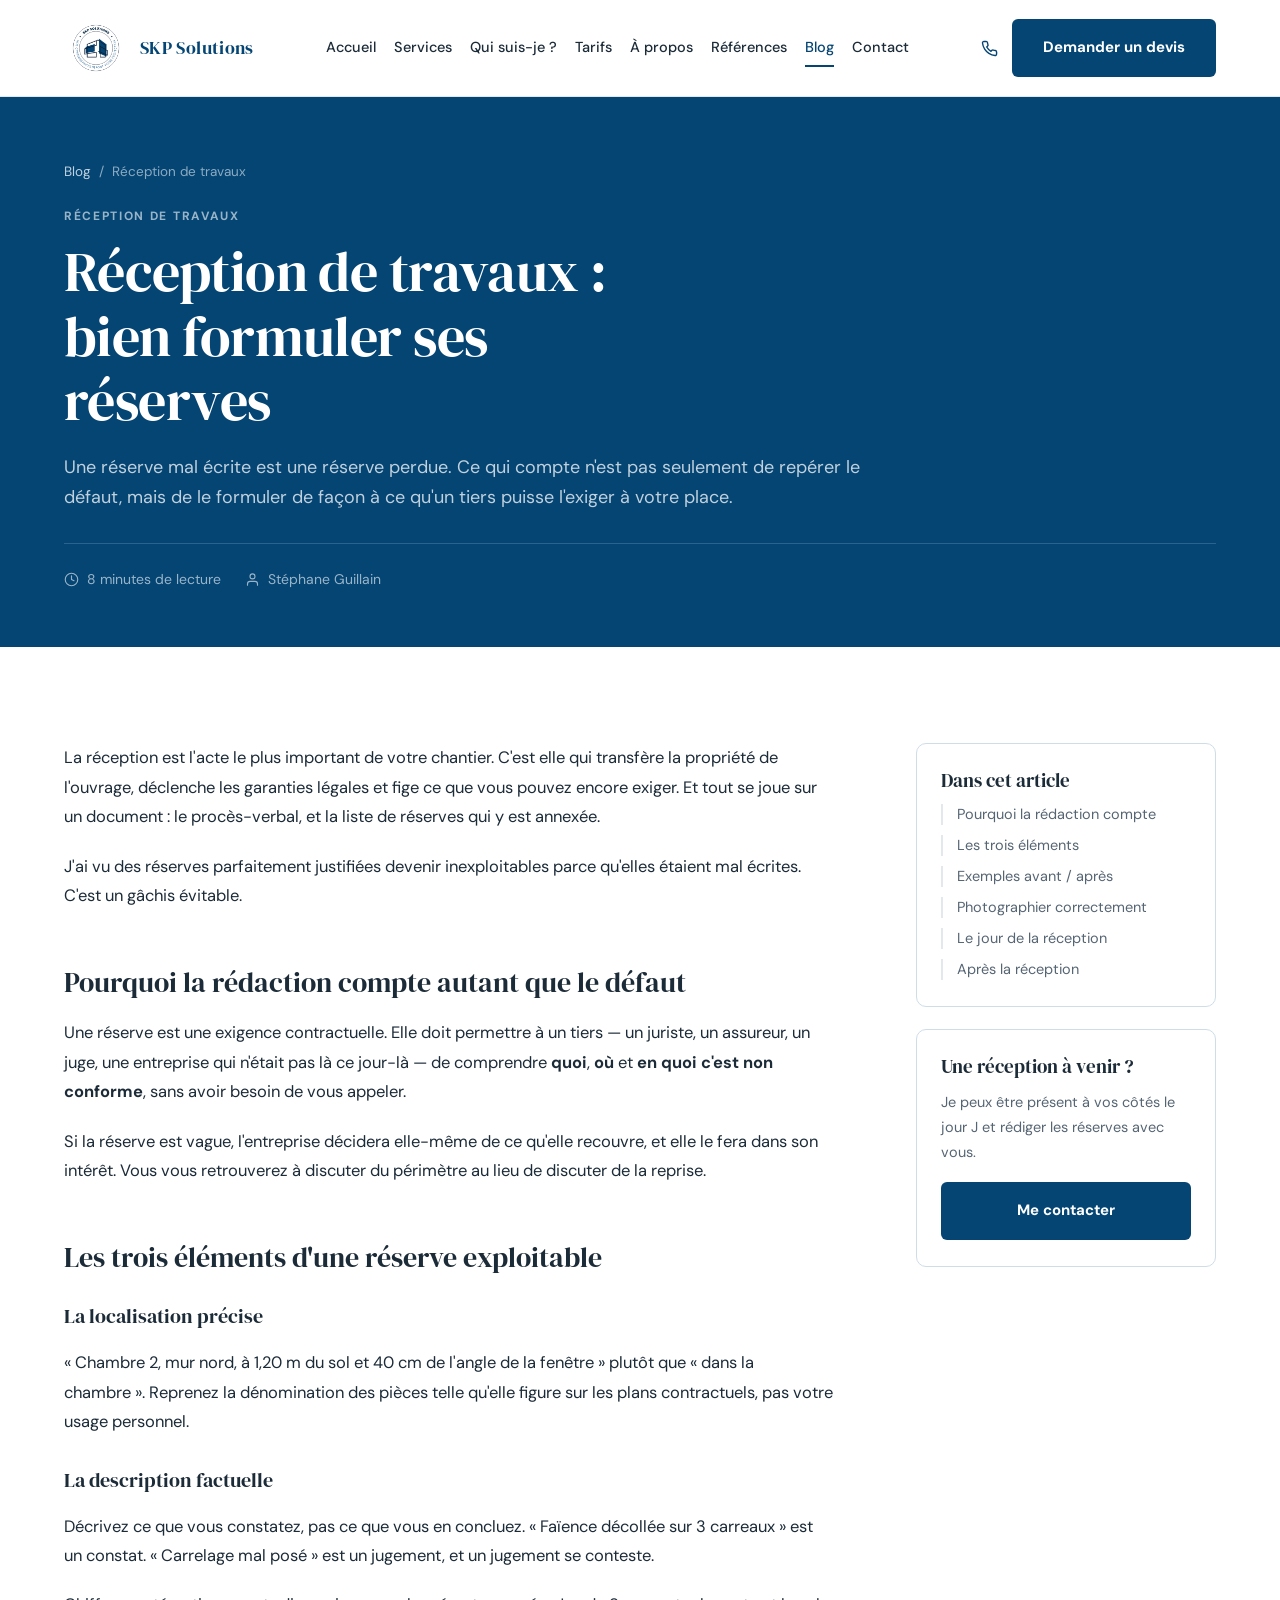
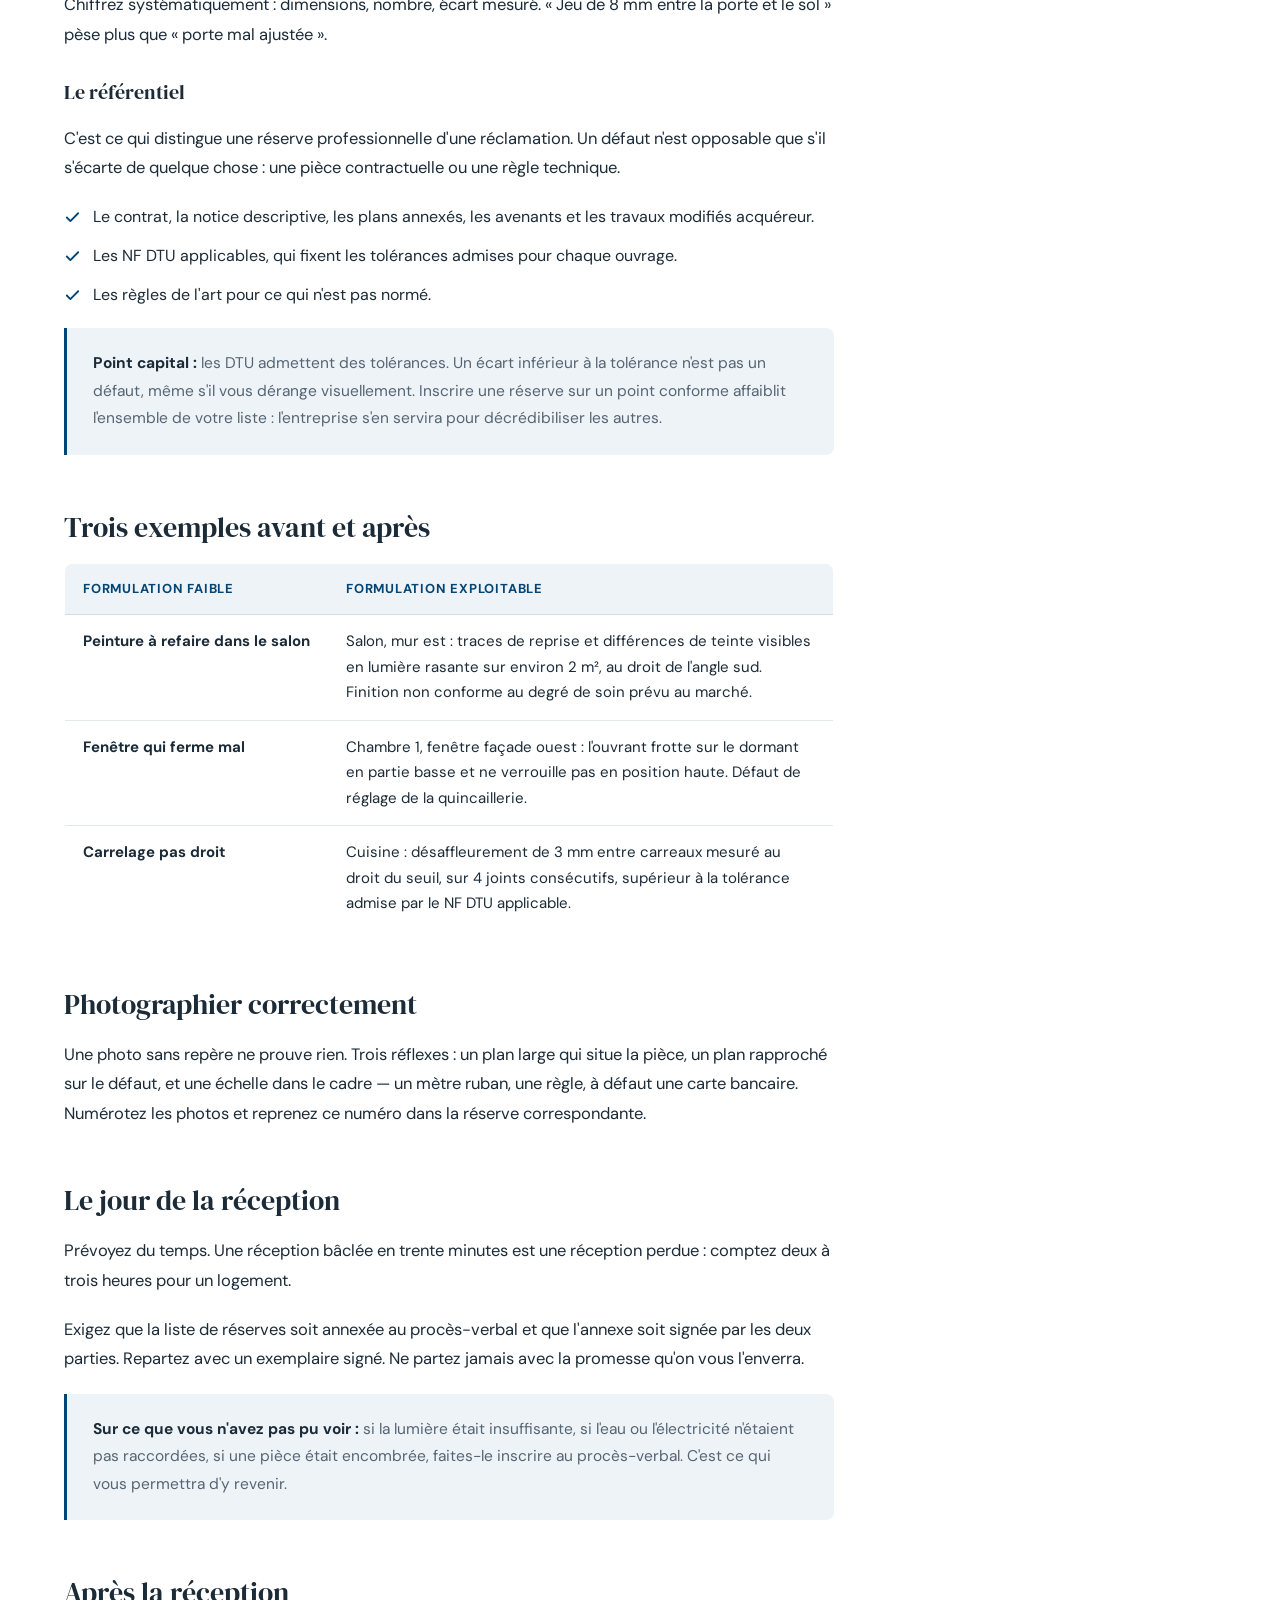
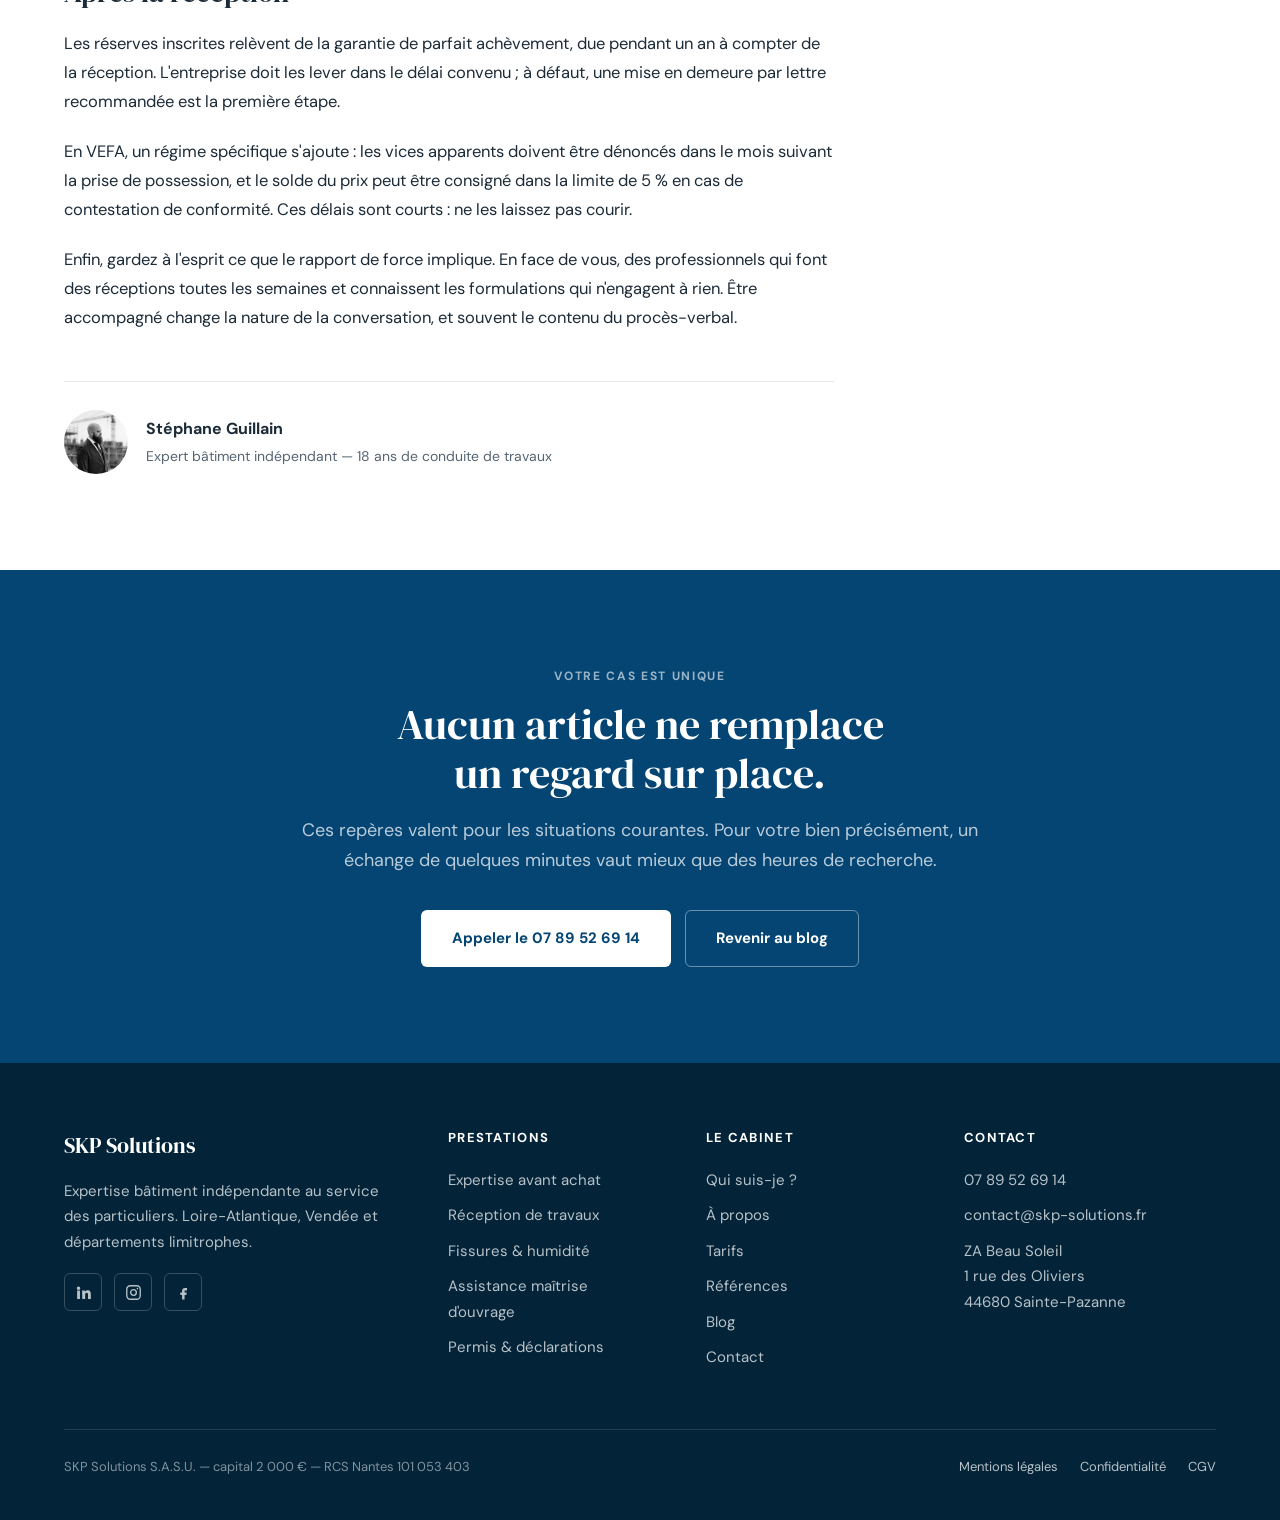
<file: article-reserves.html>
<!DOCTYPE html>
<html lang="fr">
<head>
<meta charset="UTF-8">
<meta name="viewport" content="width=device-width, initial-scale=1">
<title>Réception de travaux : bien formuler ses réserves | SKP Solutions</title>
<meta name="description" content="Localisation, description factuelle, référentiel DTU : comment rédiger des réserves opposables le jour de la réception, avec des exemples avant-après.">
<link rel="canonical" href="https://skp-solutions.fr/article-reserves.html">
<meta property="og:type" content="article">
<meta property="og:locale" content="fr_FR">
<meta property="og:site_name" content="SKP Solutions">
<meta property="og:title" content="Réception de travaux : bien formuler ses réserves | SKP Solutions">
<meta property="og:description" content="Comment rédiger des réserves opposables le jour de la réception, avec des exemples avant-après.">
<meta property="og:url" content="https://skp-solutions.fr/article-reserves.html">
<meta property="og:image" content="https://skp-solutions.fr/assets/apercu-social.jpg">
<meta name="twitter:card" content="summary_large_image">

<link rel="preconnect" href="https://fonts.googleapis.com">
<link rel="preconnect" href="https://fonts.gstatic.com" crossorigin>
<link href="https://fonts.googleapis.com/css2?family=DM+Sans:wght@400;500;700&family=DM+Serif+Display&display=swap" rel="stylesheet">
<link rel="stylesheet" href="style.css">

<style>
/* ===== Styles propres à un article ===== */

.tete-article { background: var(--bleu); color: var(--blanc); padding-block: 64px 56px; }
.tete-article h1 { max-width: 20ch; margin-bottom: 18px; }
.tete-article .chapo { color: rgba(255,255,255,0.75); max-width: 68ch; }
.tete-article .surtitre { color: rgba(255,255,255,0.6); }
.tete-article__meta {
  display: flex;
  flex-wrap: wrap;
  gap: 10px 24px;
  align-items: center;
  margin-top: 30px;
  padding-top: 24px;
  border-top: 1px solid rgba(255,255,255,0.16);
  font-size: 14px;
  color: rgba(255,255,255,0.6);
}
.tete-article__meta span { display: flex; align-items: center; gap: 8px; }

.fil { font-size: 13.5px; margin-bottom: 22px; color: rgba(255,255,255,0.55); }
.fil a { color: rgba(255,255,255,0.75); text-decoration: none; }
.fil a:hover { color: var(--blanc); text-decoration: underline; }

/* -- Corps de l'article -- */
.article { display: grid; grid-template-columns: 1fr 300px; gap: 64px; align-items: start; }

.texte { max-width: 70ch; }
.texte > * + * { margin-top: 20px; }
.texte h2 {
  font-size: 28px;
  margin-top: 48px;
  padding-top: 8px;
  scroll-margin-top: 110px;
}
.texte h3 { font-size: 20px; margin-top: 32px; }
.texte p { font-size: 16.5px; line-height: 1.78; color: var(--texte); }
.texte strong { font-weight: 700; }

.texte ul { display: grid; gap: 12px; }
.texte ul li {
  display: flex;
  gap: 12px;
  align-items: flex-start;
  font-size: 16px;
  line-height: 1.7;
}
.texte ul li svg { flex: 0 0 auto; margin-top: 6px; }

.encadre {
  border-left: 3px solid var(--bleu);
  background: var(--bleu-lavis);
  padding: 22px 26px;
  border-radius: 0 8px 8px 0;
}
.encadre p { font-size: 15.5px; color: var(--texte-doux); }
.encadre strong { color: var(--texte); }

.tableau {
  width: 100%;
  border-collapse: collapse;
  border: 1px solid var(--bleu-trait);
  border-radius: 8px;
  overflow: hidden;
  font-size: 15px;
}
.tableau th {
  background: var(--bleu-lavis);
  text-align: left;
  padding: 14px 18px;
  font-size: 13px;
  font-weight: 700;
  letter-spacing: 0.06em;
  text-transform: uppercase;
  color: var(--bleu);
  border-bottom: 1px solid var(--bleu-trait);
}
.tableau td { padding: 14px 18px; border-bottom: 1px solid var(--ligne); vertical-align: top; }
.tableau tr:last-child td { border-bottom: none; }
.tableau td:first-child { font-weight: 700; white-space: nowrap; }

/* -- Colonne latérale -- */
.cote { position: sticky; top: 110px; display: grid; gap: 22px; }
.cote-carte {
  border: 1px solid var(--bleu-trait);
  border-radius: 10px;
  padding: 26px 24px;
  background: var(--blanc);
}
.cote-carte h2 { font-size: 19px; margin-bottom: 12px; }
.cote-carte p { font-size: 14.5px; color: var(--texte-doux); margin-bottom: 18px; }
.cote-carte .btn { width: 100%; justify-content: center; }

.sommaire-cote ul { display: grid; gap: 10px; }
.sommaire-cote a {
  font-size: 14.5px;
  color: var(--texte-doux);
  text-decoration: none;
  display: block;
  padding-left: 14px;
  border-left: 2px solid var(--ligne);
  line-height: 1.45;
}
.sommaire-cote a:hover { color: var(--bleu); border-left-color: var(--bleu); }

/* -- Fin d'article -- */
.signature-article {
  margin-top: 48px;
  padding-top: 28px;
  border-top: 1px solid var(--ligne);
  display: flex;
  gap: 18px;
  align-items: center;
}
.signature-article img { width: 64px; height: 64px; border-radius: 50%; object-fit: cover; flex: 0 0 auto; }
.signature-article strong { display: block; font-size: 16px; }
.signature-article span { font-size: 14px; color: var(--texte-doux); }

.final { text-align: center; }
.final__actions { display: flex; flex-wrap: wrap; gap: 14px; justify-content: center; margin-top: 34px; }

/* -- Responsive -- */
@media (max-width: 980px) {
  .article { grid-template-columns: 1fr; gap: 44px; }
  .cote { position: static; }
  .texte h2 { font-size: 25px; margin-top: 40px; }
}
@media (max-width: 620px) {
  .tableau { font-size: 14px; }
  .tableau th, .tableau td { padding: 11px 13px; }
  .final__actions .btn { width: 100%; justify-content: center; }
}
</style>
</head>

<body>
<a class="saut-contenu" href="#principal">Aller au contenu</a>

<!-- ============ EN-TÊTE ============ -->
<header class="entete">
  <div class="contenu entete__inner">
    <a class="marque" href="index.html">
      <img class="marque__logo" src="assets/logo-skp.png" alt="">
      <span class="marque__nom">SKP Solutions</span>
    </a>

    <nav class="nav" id="nav">
      <a href="index.html">Accueil</a>
      <a href="services.html">Services</a>
      <a href="qui-suis-je.html">Qui suis-je&nbsp;?</a>
      <a href="tarifs.html">Tarifs</a>
      <a href="a-propos.html">À propos</a>
      <a href="references.html">Références</a>
      <a href="blog.html" aria-current="page">Blog</a>
      <a href="contact.html">Contact</a>
    </nav>

    <div class="entete__actions">
      <a class="tel-entete" href="tel:+33789526914" aria-label="Appeler le 07 89 52 69 14">
        <svg width="17" height="17" viewBox="0 0 24 24" fill="none" stroke="currentColor" stroke-width="2" stroke-linecap="round" stroke-linejoin="round"><path d="M22 16.92v3a2 2 0 0 1-2.18 2 19.79 19.79 0 0 1-8.63-3.07 19.5 19.5 0 0 1-6-6A19.79 19.79 0 0 1 2.12 4.18 2 2 0 0 1 4.11 2h3a2 2 0 0 1 2 1.72c.13.96.36 1.9.7 2.81a2 2 0 0 1-.45 2.11L8.09 9.91a16 16 0 0 0 6 6l1.27-1.27a2 2 0 0 1 2.11-.45c.9.34 1.85.57 2.81.7A2 2 0 0 1 22 16.92z"/></svg>
      </a>
      <a class="btn btn--plein" href="contact.html">Demander un devis</a>
      <button class="burger" id="burger" aria-label="Ouvrir le menu" aria-expanded="false" aria-controls="nav">
        <svg width="22" height="22" viewBox="0 0 24 24" fill="none" stroke="currentColor" stroke-width="2" stroke-linecap="round"><line x1="3" y1="7" x2="21" y2="7"/><line x1="3" y1="12" x2="21" y2="12"/><line x1="3" y1="17" x2="21" y2="17"/></svg>
      </button>
    </div>
  </div>
</header>

<main id="principal">

<!-- ============ EN-TÊTE D'ARTICLE ============ -->
<article>
<header class="tete-article">
  <div class="contenu">
    <p class="fil"><a href="blog.html">Blog</a> &nbsp;/&nbsp; Réception de travaux</p>
    <p class="surtitre">Réception de travaux</p>
    <h1>Réception de travaux&nbsp;: bien formuler ses réserves</h1>
    <p class="chapo">Une réserve mal écrite est une réserve perdue. Ce qui compte n'est pas seulement de repérer le défaut, mais de le formuler de façon à ce qu'un tiers puisse l'exiger à votre place.</p>
    <div class="tete-article__meta">
      <span>
        <svg width="15" height="15" viewBox="0 0 24 24" fill="none" stroke="currentColor" stroke-width="1.8" stroke-linecap="round" stroke-linejoin="round"><circle cx="12" cy="12" r="10"/><polyline points="12 6 12 12 16 14"/></svg>
        8 minutes de lecture
      </span>
      <span>
        <svg width="15" height="15" viewBox="0 0 24 24" fill="none" stroke="currentColor" stroke-width="1.8" stroke-linecap="round" stroke-linejoin="round"><path d="M20 21v-2a4 4 0 0 0-4-4H8a4 4 0 0 0-4 4v2"/><circle cx="12" cy="7" r="4"/></svg>
        Stéphane Guillain
      </span>
    </div>
  </div>
</header>

<div class="bloc">
  <div class="contenu article">
    <div class="texte">

      <p>
        La réception est l'acte le plus important de votre chantier. C'est elle qui transfère la propriété de l'ouvrage, déclenche les garanties légales et fige ce que vous pouvez encore exiger. Et tout se joue sur un document&nbsp;: le procès-verbal, et la liste de réserves qui y est annexée.
      </p>
      <p>
        J'ai vu des réserves parfaitement justifiées devenir inexploitables parce qu'elles étaient mal écrites. C'est un gâchis évitable.
      </p>

      <h2 id="pourquoi">Pourquoi la rédaction compte autant que le défaut</h2>
      <p>
        Une réserve est une exigence contractuelle. Elle doit permettre à un tiers — un juriste, un assureur, un juge, une entreprise qui n'était pas là ce jour-là — de comprendre <strong>quoi</strong>, <strong>où</strong> et <strong>en quoi c'est non conforme</strong>, sans avoir besoin de vous appeler.
      </p>
      <p>
        Si la réserve est vague, l'entreprise décidera elle-même de ce qu'elle recouvre, et elle le fera dans son intérêt. Vous vous retrouverez à discuter du périmètre au lieu de discuter de la reprise.
      </p>

      <h2 id="trois-elements">Les trois éléments d'une réserve exploitable</h2>

      <h3>La localisation précise</h3>
      <p>
        «&nbsp;Chambre 2, mur nord, à 1,20 m du sol et 40 cm de l'angle de la fenêtre&nbsp;» plutôt que «&nbsp;dans la chambre&nbsp;». Reprenez la dénomination des pièces telle qu'elle figure sur les plans contractuels, pas votre usage personnel.
      </p>

      <h3>La description factuelle</h3>
      <p>
        Décrivez ce que vous constatez, pas ce que vous en concluez. «&nbsp;Faïence décollée sur 3 carreaux&nbsp;» est un constat. «&nbsp;Carrelage mal posé&nbsp;» est un jugement, et un jugement se conteste.
      </p>
      <p>
        Chiffrez systématiquement&nbsp;: dimensions, nombre, écart mesuré. «&nbsp;Jeu de 8 mm entre la porte et le sol&nbsp;» pèse plus que «&nbsp;porte mal ajustée&nbsp;».
      </p>

      <h3>Le référentiel</h3>
      <p>
        C'est ce qui distingue une réserve professionnelle d'une réclamation. Un défaut n'est opposable que s'il s'écarte de quelque chose&nbsp;: une pièce contractuelle ou une règle technique.
      </p>
      <ul>
        <li><svg width="17" height="17" viewBox="0 0 24 24" fill="none" stroke="#044574" stroke-width="2.6" stroke-linecap="round" stroke-linejoin="round"><polyline points="20 6 9 17 4 12"/></svg><span>Le contrat, la notice descriptive, les plans annexés, les avenants et les travaux modifiés acquéreur.</span></li>
        <li><svg width="17" height="17" viewBox="0 0 24 24" fill="none" stroke="#044574" stroke-width="2.6" stroke-linecap="round" stroke-linejoin="round"><polyline points="20 6 9 17 4 12"/></svg><span>Les NF DTU applicables, qui fixent les tolérances admises pour chaque ouvrage.</span></li>
        <li><svg width="17" height="17" viewBox="0 0 24 24" fill="none" stroke="#044574" stroke-width="2.6" stroke-linecap="round" stroke-linejoin="round"><polyline points="20 6 9 17 4 12"/></svg><span>Les règles de l'art pour ce qui n'est pas normé.</span></li>
      </ul>
      <div class="encadre">
        <p>
          <strong>Point capital&nbsp;:</strong> les DTU admettent des tolérances. Un écart inférieur à la tolérance n'est pas un défaut, même s'il vous dérange visuellement. Inscrire une réserve sur un point conforme affaiblit l'ensemble de votre liste&nbsp;: l'entreprise s'en servira pour décrédibiliser les autres.
        </p>
      </div>

      <h2 id="exemples">Trois exemples avant et après</h2>
      <table class="tableau">
        <thead><tr><th>Formulation faible</th><th>Formulation exploitable</th></tr></thead>
        <tbody>
          <tr>
            <td>Peinture à refaire dans le salon</td>
            <td>Salon, mur est&nbsp;: traces de reprise et différences de teinte visibles en lumière rasante sur environ 2 m², au droit de l'angle sud. Finition non conforme au degré de soin prévu au marché.</td>
          </tr>
          <tr>
            <td>Fenêtre qui ferme mal</td>
            <td>Chambre 1, fenêtre façade ouest&nbsp;: l'ouvrant frotte sur le dormant en partie basse et ne verrouille pas en position haute. Défaut de réglage de la quincaillerie.</td>
          </tr>
          <tr>
            <td>Carrelage pas droit</td>
            <td>Cuisine&nbsp;: désaffleurement de 3 mm entre carreaux mesuré au droit du seuil, sur 4 joints consécutifs, supérieur à la tolérance admise par le NF DTU applicable.</td>
          </tr>
        </tbody>
      </table>

      <h2 id="photos">Photographier correctement</h2>
      <p>
        Une photo sans repère ne prouve rien. Trois réflexes&nbsp;: un plan large qui situe la pièce, un plan rapproché sur le défaut, et une échelle dans le cadre — un mètre ruban, une règle, à défaut une carte bancaire. Numérotez les photos et reprenez ce numéro dans la réserve correspondante.
      </p>

      <h2 id="jour-j">Le jour de la réception</h2>
      <p>
        Prévoyez du temps. Une réception bâclée en trente minutes est une réception perdue&nbsp;: comptez deux à trois heures pour un logement.
      </p>
      <p>
        Exigez que la liste de réserves soit annexée au procès-verbal et que l'annexe soit signée par les deux parties. Repartez avec un exemplaire signé. Ne partez jamais avec la promesse qu'on vous l'enverra.
      </p>
      <div class="encadre">
        <p>
          <strong>Sur ce que vous n'avez pas pu voir&nbsp;:</strong> si la lumière était insuffisante, si l'eau ou l'électricité n'étaient pas raccordées, si une pièce était encombrée, faites-le inscrire au procès-verbal. C'est ce qui vous permettra d'y revenir.
        </p>
      </div>

      <h2 id="apres">Après la réception</h2>
      <p>
        Les réserves inscrites relèvent de la garantie de parfait achèvement, due pendant un an à compter de la réception. L'entreprise doit les lever dans le délai convenu&nbsp;; à défaut, une mise en demeure par lettre recommandée est la première étape.
      </p>
      <p>
        En VEFA, un régime spécifique s'ajoute&nbsp;: les vices apparents doivent être dénoncés dans le mois suivant la prise de possession, et le solde du prix peut être consigné dans la limite de 5&nbsp;% en cas de contestation de conformité. Ces délais sont courts&nbsp;: ne les laissez pas courir.
      </p>
      <p>
        Enfin, gardez à l'esprit ce que le rapport de force implique. En face de vous, des professionnels qui font des réceptions toutes les semaines et connaissent les formulations qui n'engagent à rien. Être accompagné change la nature de la conversation, et souvent le contenu du procès-verbal.
      </p>

      <div class="signature-article">
        <img src="assets/stephane-guillain.jpg" alt="">
        <div>
          <strong>Stéphane Guillain</strong>
          <span>Expert bâtiment indépendant — 18 ans de conduite de travaux</span>
        </div>
      </div>
    </div>

    <aside class="cote">
      <div class="cote-carte sommaire-cote">
        <h2>Dans cet article</h2>
        <ul>
          <li><a href="#pourquoi">Pourquoi la rédaction compte</a></li>
          <li><a href="#trois-elements">Les trois éléments</a></li>
          <li><a href="#exemples">Exemples avant / après</a></li>
          <li><a href="#photos">Photographier correctement</a></li>
          <li><a href="#jour-j">Le jour de la réception</a></li>
          <li><a href="#apres">Après la réception</a></li>
        </ul>
      </div>
      <div class="cote-carte">
        <h2>Une réception à venir&nbsp;?</h2>
        <p>Je peux être présent à vos côtés le jour J et rédiger les réserves avec vous.</p>
        <a class="btn btn--plein" href="contact.html">Me contacter</a>
      </div>
    </aside>
  </div>
</div>
</article>

<section class="bloc bloc--encre final">
  <div class="contenu">
    <p class="surtitre">Votre cas est unique</p>
    <h2>Aucun article ne remplace<br>un regard sur place.</h2>
    <p class="chapo" style="margin-inline:auto">
      Ces repères valent pour les situations courantes. Pour votre bien précisément, un échange de quelques minutes vaut mieux que des heures de recherche.
    </p>
    <div class="final__actions">
      <a class="btn btn--blanc" href="tel:+33789526914">Appeler le 07 89 52 69 14</a>
      <a class="btn btn--fantome" href="blog.html">Revenir au blog</a>
    </div>
  </div>
</section>

</main>

<!-- ============ PIED DE PAGE ============ -->
<footer class="pied">
  <div class="contenu">
    <div class="pied__grille">
      <div>
        <div class="pied__marque">SKP Solutions</div>
        <p>Expertise bâtiment indépendante au service des particuliers. Loire-Atlantique, Vendée et départements limitrophes.</p>
        <div class="reseaux">
          <a href="https://www.linkedin.com/company/skpsolutions/" aria-label="LinkedIn">
            <svg width="17" height="17" viewBox="0 0 24 24" fill="currentColor"><path d="M4.98 3.5a2.5 2.5 0 1 1 0 5 2.5 2.5 0 0 1 0-5zM3 9h4v12H3zM10 9h3.8v1.7h.05c.53-1 1.83-2.05 3.75-2.05 4 0 4.75 2.6 4.75 6V21h-4v-5.5c0-1.3 0-3-1.85-3s-2.15 1.45-2.15 2.9V21h-4z"/></svg>
          </a>
          <a href="https://www.instagram.com/skp_solutions" aria-label="Instagram">
            <svg width="17" height="17" viewBox="0 0 24 24" fill="none" stroke="currentColor" stroke-width="1.9"><rect x="2.5" y="2.5" width="19" height="19" rx="5"/><circle cx="12" cy="12" r="4"/><circle cx="17.5" cy="6.5" r="1.1" fill="currentColor" stroke="none"/></svg>
          </a>
          <a href="https://www.facebook.com/share/18JYyt2Jcp/" aria-label="Facebook">
            <svg width="17" height="17" viewBox="0 0 24 24" fill="currentColor"><path d="M14 9h3V5.5h-3c-2.3 0-4 1.8-4 4V12H7.5v3.5H10V22h3.5v-6.5H16L16.5 12H13.5V9.5c0-.3.2-.5.5-.5z"/></svg>
          </a>
        </div>
      </div>

      <div>
        <p class="pied__titre">Prestations</p>
        <ul>
          <li><a href="services.html#avant-achat">Expertise avant achat</a></li>
          <li><a href="services.html#reception">Réception de travaux</a></li>
          <li><a href="services.html#pathologies">Fissures &amp; humidité</a></li>
          <li><a href="services.html#amo">Assistance maîtrise d'ouvrage</a></li>
          <li><a href="services.html#urbanisme">Permis &amp; déclarations</a></li>
        </ul>
      </div>

      <div>
        <p class="pied__titre">Le cabinet</p>
        <ul>
          <li><a href="qui-suis-je.html">Qui suis-je&nbsp;?</a></li>
          <li><a href="a-propos.html">À propos</a></li>
          <li><a href="tarifs.html">Tarifs</a></li>
          <li><a href="references.html">Références</a></li>
          <li><a href="blog.html">Blog</a></li>
          <li><a href="contact.html">Contact</a></li>
        </ul>
      </div>

      <div>
        <p class="pied__titre">Contact</p>
        <ul>
          <li><a href="tel:+33789526914">07 89 52 69 14</a></li>
          <li><a href="mailto:contact@skp-solutions.fr">contact@skp-solutions.fr</a></li>
          <li>ZA Beau Soleil<br>1 rue des Oliviers<br>44680 Sainte-Pazanne</li>
        </ul>
      </div>
    </div>

    <div class="pied__legal">
      <p>SKP Solutions S.A.S.U. — capital 2 000 € — RCS Nantes 101 053 403</p>
      <ul>
        <li><a href="mentions-legales.html">Mentions légales</a></li>
        <li><a href="confidentialite.html">Confidentialité</a></li>
        <li><a href="cgv.html">CGV</a></li>
      </ul>
    </div>
  </div>
</footer>

<!-- Barre de contact fixe (mobile) -->
<div class="barre-mobile">
  <a class="barre-mobile__tel" href="tel:+33789526914">
    <svg width="17" height="17" viewBox="0 0 24 24" fill="none" stroke="currentColor" stroke-width="2" stroke-linecap="round" stroke-linejoin="round"><path d="M22 16.92v3a2 2 0 0 1-2.18 2 19.79 19.79 0 0 1-8.63-3.07 19.5 19.5 0 0 1-6-6A19.79 19.79 0 0 1 2.12 4.18 2 2 0 0 1 4.11 2h3a2 2 0 0 1 2 1.72c.13.96.36 1.9.7 2.81a2 2 0 0 1-.45 2.11L8.09 9.91a16 16 0 0 0 6 6l1.27-1.27a2 2 0 0 1 2.11-.45c.9.34 1.85.57 2.81.7A2 2 0 0 1 22 16.92z"/></svg>
    Appeler
  </a>
  <a class="barre-mobile__devis" href="contact.html">Demander un devis</a>
</div>

<script>
  (function () {
    var burger = document.getElementById('burger');
    var nav = document.getElementById('nav');
    if (!burger || !nav) return;
    burger.addEventListener('click', function () {
      var ouvert = nav.getAttribute('data-ouvert') === 'true';
      nav.setAttribute('data-ouvert', String(!ouvert));
      burger.setAttribute('aria-expanded', String(!ouvert));
      burger.setAttribute('aria-label', ouvert ? 'Ouvrir le menu' : 'Fermer le menu');
    });
    nav.addEventListener('click', function (e) {
      if (e.target.tagName === 'A') {
        nav.setAttribute('data-ouvert', 'false');
        burger.setAttribute('aria-expanded', 'false');
      }
    });
  })();
</script>

</body>
</html>
</file>
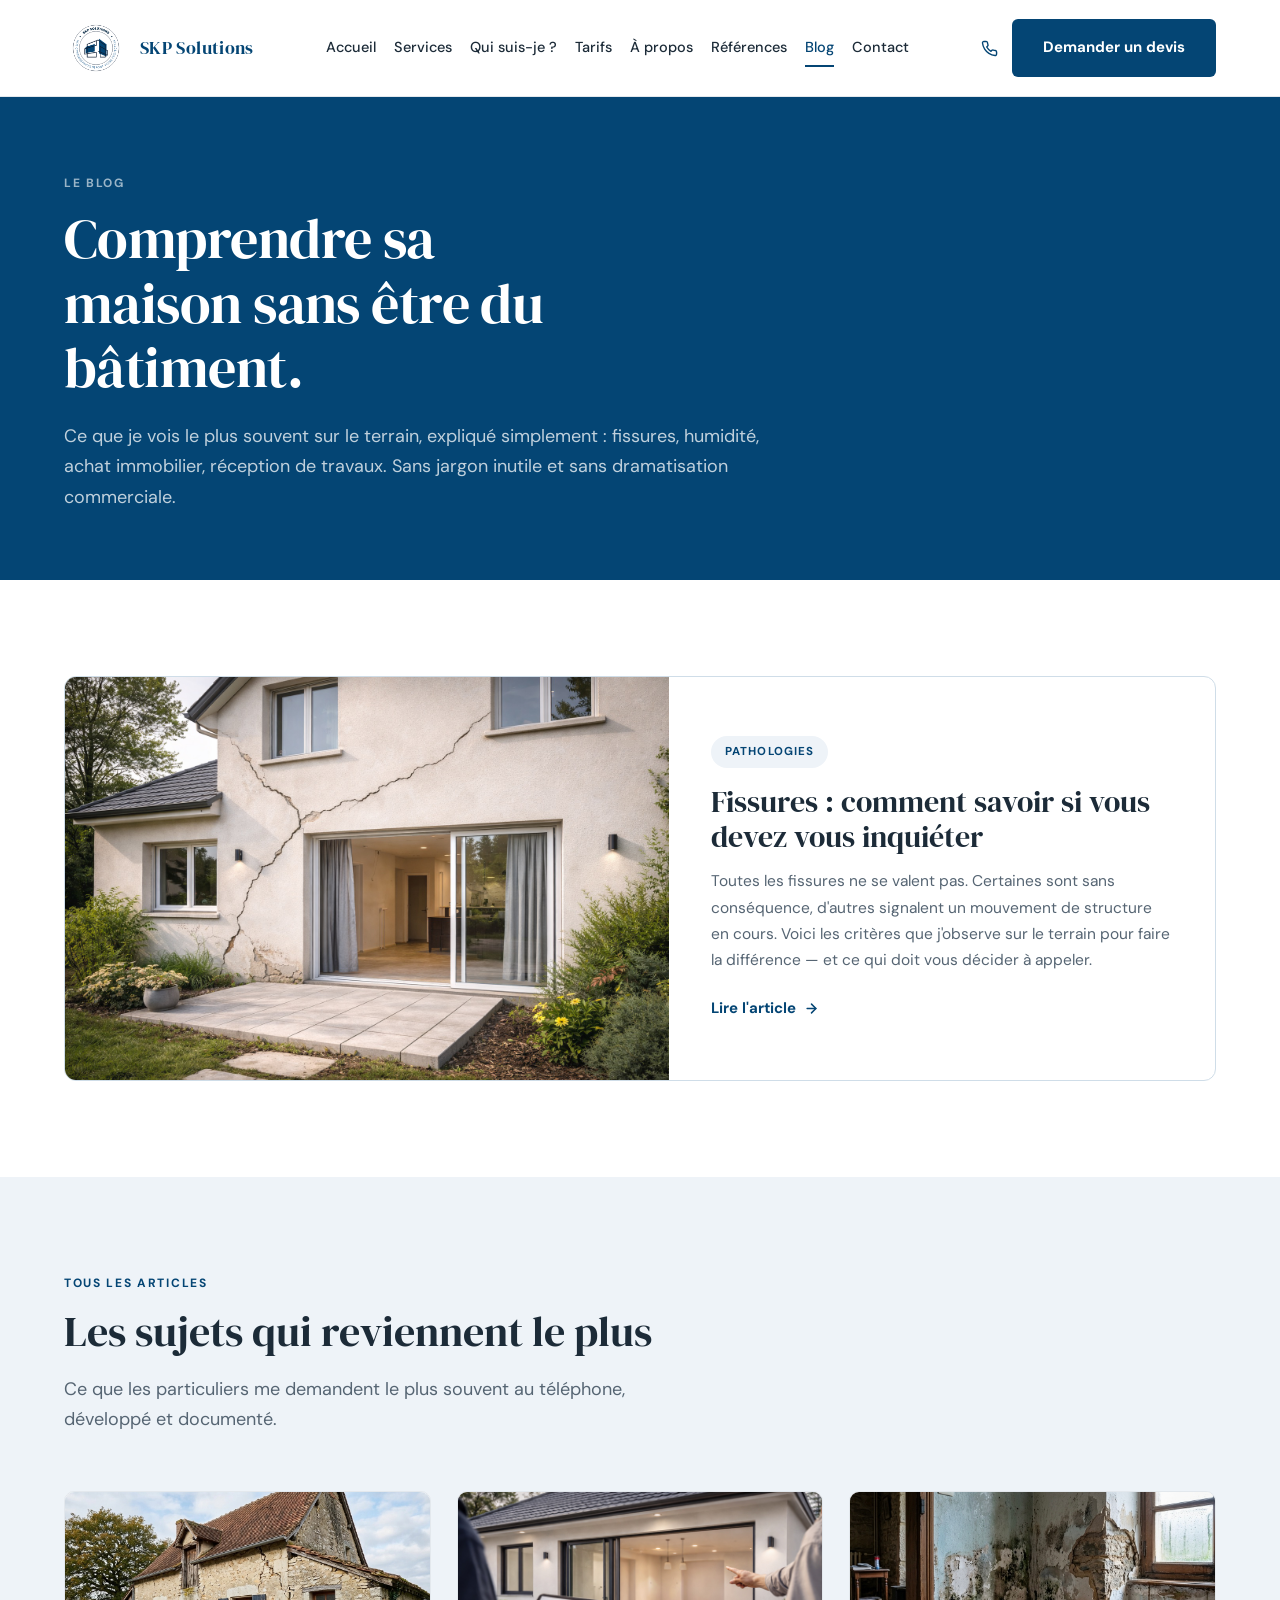
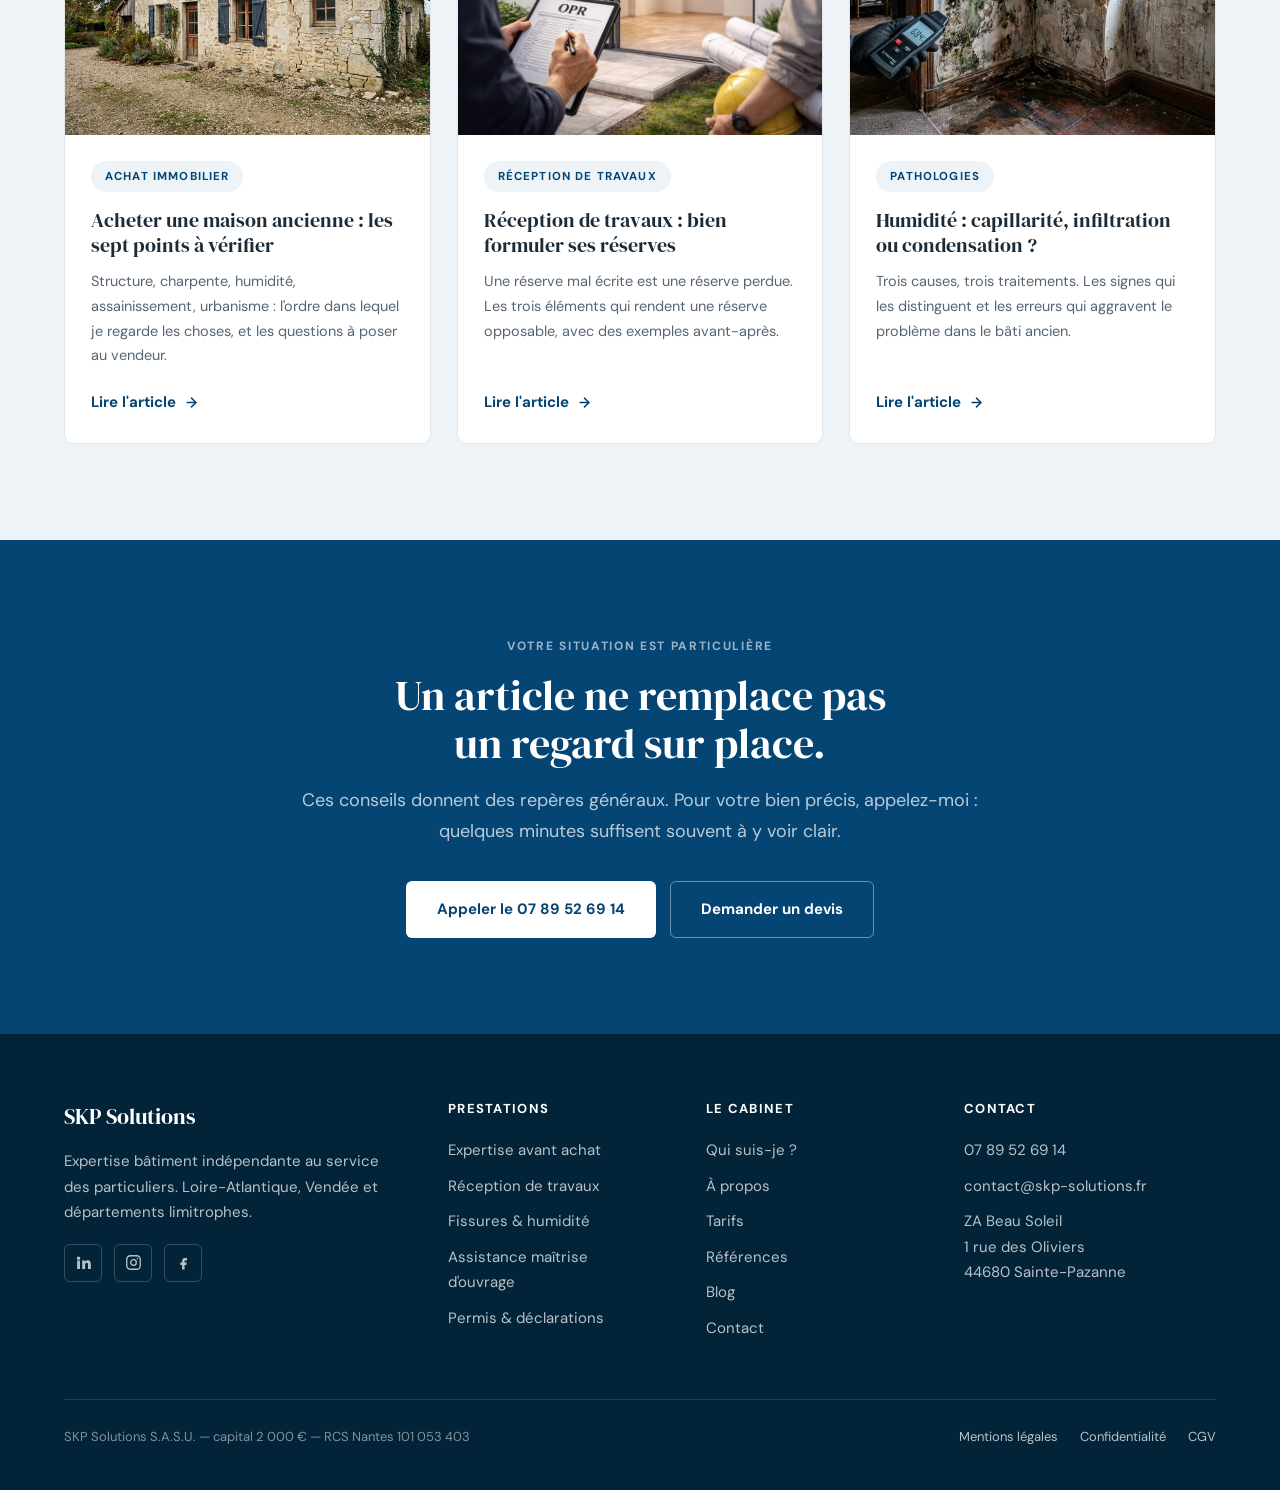
<file: blog.html>
<!DOCTYPE html>
<html lang="fr">
<head>
<meta charset="UTF-8">
<meta name="viewport" content="width=device-width, initial-scale=1">
<title>Conseils d'expert bâtiment | SKP Solutions</title>
<meta name="description" content="Fissures, humidité, achat immobilier, réception de travaux : les conseils d'un expert bâtiment indépendant pour comprendre votre maison et défendre vos intérêts.">
<link rel="canonical" href="https://skp-solutions.fr/blog.html">
<meta property="og:type" content="website">
<meta property="og:locale" content="fr_FR">
<meta property="og:site_name" content="SKP Solutions">
<meta property="og:title" content="Conseils d'expert bâtiment | SKP Solutions">
<meta property="og:description" content="Fissures, humidité, achat immobilier, réception de travaux : comprendre sa maison sans être du bâtiment.">
<meta property="og:url" content="https://skp-solutions.fr/blog.html">
<meta property="og:image" content="https://skp-solutions.fr/assets/apercu-social.jpg">
<meta name="twitter:card" content="summary_large_image">

<link rel="preconnect" href="https://fonts.googleapis.com">
<link rel="preconnect" href="https://fonts.gstatic.com" crossorigin>
<link href="https://fonts.googleapis.com/css2?family=DM+Sans:wght@400;500;700&family=DM+Serif+Display&display=swap" rel="stylesheet">
<link rel="stylesheet" href="style.css">

<style>
/* ===== Styles propres au blog ===== */

.tete-page { background: var(--bleu); color: var(--blanc); padding-block: 76px 68px; }
.tete-page h1 { max-width: 18ch; margin-bottom: 20px; }
.tete-page .chapo { color: rgba(255,255,255,0.75); }
.tete-page .surtitre { color: rgba(255,255,255,0.6); }

/* -- Article mis en avant -- */
.une {
  display: grid;
  grid-template-columns: 1.05fr 0.95fr;
  gap: 0;
  border: 1px solid var(--bleu-trait);
  border-radius: 12px;
  overflow: hidden;
  background: var(--blanc);
  transition: border-color .18s ease, box-shadow .18s ease;
}
.une:hover { border-color: var(--bleu); box-shadow: 0 14px 34px rgba(4,69,116,0.09); }
.une__visuel { background: var(--bleu-lavis); min-height: 320px; }
.une__visuel img { width: 100%; height: 100%; object-fit: cover; }
.une__corps { padding: 40px 42px; display: flex; flex-direction: column; justify-content: center; }
.une h2 { font-size: 30px; line-height: 1.18; margin-bottom: 14px; }
.une p { font-size: 15.5px; color: var(--texte-doux); }

.etiquette {
  display: inline-flex;
  align-items: center;
  gap: 8px;
  font-size: 11.5px;
  font-weight: 700;
  letter-spacing: 0.1em;
  text-transform: uppercase;
  color: var(--bleu);
  background: var(--bleu-lavis);
  border-radius: 100px;
  padding: 6px 14px;
  margin-bottom: 16px;
  width: fit-content;
}

.lire {
  margin-top: 22px;
  font-size: 15px;
  font-weight: 700;
  color: var(--bleu);
  text-decoration: none;
  display: inline-flex;
  align-items: center;
  gap: 8px;
}
.lire svg { transition: transform .18s ease; }
.une:hover .lire svg,
.billet:hover .lire svg { transform: translateX(4px); }

/* -- Grille d'articles -- */
.billets { display: grid; grid-template-columns: repeat(3, 1fr); gap: 26px; }

.billet {
  display: flex;
  flex-direction: column;
  border: 1px solid var(--ligne);
  border-radius: 10px;
  overflow: hidden;
  background: var(--blanc);
  text-decoration: none;
  color: inherit;
  transition: border-color .18s ease, transform .18s ease, box-shadow .18s ease;
}
.billet:hover { border-color: var(--bleu); transform: translateY(-3px); box-shadow: 0 14px 34px rgba(4,69,116,0.09); }
.billet__visuel { aspect-ratio: 3 / 2; background: var(--bleu-lavis); }
.billet__visuel img { width: 100%; height: 100%; object-fit: cover; }
.billet__corps { padding: 26px 26px 28px; display: flex; flex-direction: column; flex: 1; }
.billet h3 { font-size: 20px; line-height: 1.25; margin-bottom: 11px; }
.billet p { font-size: 14.5px; color: var(--texte-doux); flex: 1; }

/* -- Appel final -- */
.final { text-align: center; }
.final__actions { display: flex; flex-wrap: wrap; gap: 14px; justify-content: center; margin-top: 34px; }

/* -- Responsive -- */
@media (max-width: 1080px) { .billets { grid-template-columns: repeat(2, 1fr); } }
@media (max-width: 980px) {
  .une { grid-template-columns: 1fr; }
  .une__visuel { min-height: 220px; aspect-ratio: 16/9; }
  .une__corps { padding: 30px 26px 34px; }
  .une h2 { font-size: 25px; }
}
@media (max-width: 620px) {
  .billets { grid-template-columns: 1fr; }
  .final__actions .btn { width: 100%; justify-content: center; }
}
</style>
</head>

<body>
<a class="saut-contenu" href="#principal">Aller au contenu</a>

<!-- ============ EN-TÊTE ============ -->
<header class="entete">
  <div class="contenu entete__inner">
    <a class="marque" href="index.html">
      <img class="marque__logo" src="assets/logo-skp.png" alt="">
      <span class="marque__nom">SKP Solutions</span>
    </a>

    <nav class="nav" id="nav">
      <a href="index.html">Accueil</a>
      <a href="services.html">Services</a>
      <a href="qui-suis-je.html">Qui suis-je&nbsp;?</a>
      <a href="tarifs.html">Tarifs</a>
      <a href="a-propos.html">À propos</a>
      <a href="references.html">Références</a>
      <a href="blog.html" aria-current="page">Blog</a>
      <a href="contact.html">Contact</a>
    </nav>

    <div class="entete__actions">
      <a class="tel-entete" href="tel:+33789526914" aria-label="Appeler le 07 89 52 69 14">
        <svg width="17" height="17" viewBox="0 0 24 24" fill="none" stroke="currentColor" stroke-width="2" stroke-linecap="round" stroke-linejoin="round"><path d="M22 16.92v3a2 2 0 0 1-2.18 2 19.79 19.79 0 0 1-8.63-3.07 19.5 19.5 0 0 1-6-6A19.79 19.79 0 0 1 2.12 4.18 2 2 0 0 1 4.11 2h3a2 2 0 0 1 2 1.72c.13.96.36 1.9.7 2.81a2 2 0 0 1-.45 2.11L8.09 9.91a16 16 0 0 0 6 6l1.27-1.27a2 2 0 0 1 2.11-.45c.9.34 1.85.57 2.81.7A2 2 0 0 1 22 16.92z"/></svg>
      </a>
      <a class="btn btn--plein" href="contact.html">Demander un devis</a>
      <button class="burger" id="burger" aria-label="Ouvrir le menu" aria-expanded="false" aria-controls="nav">
        <svg width="22" height="22" viewBox="0 0 24 24" fill="none" stroke="currentColor" stroke-width="2" stroke-linecap="round"><line x1="3" y1="7" x2="21" y2="7"/><line x1="3" y1="12" x2="21" y2="12"/><line x1="3" y1="17" x2="21" y2="17"/></svg>
      </button>
    </div>
  </div>
</header>

<main id="principal">

<!-- ============ BANDEAU ============ -->
<section class="tete-page">
  <div class="contenu">
    <p class="surtitre">Le blog</p>
    <h1>Comprendre sa maison sans être du bâtiment.</h1>
    <p class="chapo">
      Ce que je vois le plus souvent sur le terrain, expliqué simplement&nbsp;: fissures, humidité, achat immobilier, réception de travaux. Sans jargon inutile et sans dramatisation commerciale.
    </p>
  </div>
</section>

<!-- ============ ARTICLE À LA UNE ============ -->
<section class="bloc">
  <div class="contenu">
    <article class="une">
      <div class="une__visuel">
        <img src="assets/blog-fissures.jpg" alt="Fissure sur une façade">
      </div>
      <div class="une__corps">
        <span class="etiquette">Pathologies</span>
        <h2>Fissures&nbsp;: comment savoir si vous devez vous inquiéter</h2>
        <p>
          Toutes les fissures ne se valent pas. Certaines sont sans conséquence, d'autres signalent un mouvement de structure en cours. Voici les critères que j'observe sur le terrain pour faire la différence — et ce qui doit vous décider à appeler.
        </p>
        <a class="lire" href="article-fissures.html">
          Lire l'article
          <svg width="15" height="15" viewBox="0 0 24 24" fill="none" stroke="currentColor" stroke-width="2.4" stroke-linecap="round" stroke-linejoin="round"><line x1="5" y1="12" x2="19" y2="12"/><polyline points="12 5 19 12 12 19"/></svg>
        </a>
      </div>
    </article>
  </div>
</section>

<!-- ============ AUTRES ARTICLES ============ -->
<section class="bloc bloc--lavis">
  <div class="contenu">
    <div class="entete-bloc">
      <p class="surtitre">Tous les articles</p>
      <h2>Les sujets qui reviennent le plus</h2>
      <p class="chapo">
        Ce que les particuliers me demandent le plus souvent au téléphone, développé et documenté.
      </p>
    </div>

    <div class="billets">

      <a class="billet" href="article-maison-ancienne.html">
        <div class="billet__visuel"><img src="assets/blog-maison-ancienne.jpg" alt=""></div>
        <div class="billet__corps">
          <span class="etiquette">Achat immobilier</span>
          <h3>Acheter une maison ancienne&nbsp;: les sept points à vérifier</h3>
          <p>Structure, charpente, humidité, assainissement, urbanisme&nbsp;: l'ordre dans lequel je regarde les choses, et les questions à poser au vendeur.</p>
          <span class="lire">Lire l'article
            <svg width="15" height="15" viewBox="0 0 24 24" fill="none" stroke="currentColor" stroke-width="2.4" stroke-linecap="round" stroke-linejoin="round"><line x1="5" y1="12" x2="19" y2="12"/><polyline points="12 5 19 12 12 19"/></svg>
          </span>
        </div>
      </a>

      <a class="billet" href="article-reserves.html">
        <div class="billet__visuel"><img src="assets/blog-reserves.jpg" alt=""></div>
        <div class="billet__corps">
          <span class="etiquette">Réception de travaux</span>
          <h3>Réception de travaux&nbsp;: bien formuler ses réserves</h3>
          <p>Une réserve mal écrite est une réserve perdue. Les trois éléments qui rendent une réserve opposable, avec des exemples avant-après.</p>
          <span class="lire">Lire l'article
            <svg width="15" height="15" viewBox="0 0 24 24" fill="none" stroke="currentColor" stroke-width="2.4" stroke-linecap="round" stroke-linejoin="round"><line x1="5" y1="12" x2="19" y2="12"/><polyline points="12 5 19 12 12 19"/></svg>
          </span>
        </div>
      </a>

      <a class="billet" href="article-humidite.html">
        <div class="billet__visuel"><img src="assets/blog-humidite.jpg" alt=""></div>
        <div class="billet__corps">
          <span class="etiquette">Pathologies</span>
          <h3>Humidité&nbsp;: capillarité, infiltration ou condensation&nbsp;?</h3>
          <p>Trois causes, trois traitements. Les signes qui les distinguent et les erreurs qui aggravent le problème dans le bâti ancien.</p>
          <span class="lire">Lire l'article
            <svg width="15" height="15" viewBox="0 0 24 24" fill="none" stroke="currentColor" stroke-width="2.4" stroke-linecap="round" stroke-linejoin="round"><line x1="5" y1="12" x2="19" y2="12"/><polyline points="12 5 19 12 12 19"/></svg>
          </span>
        </div>
      </a>

    </div>
  </div>
</section>

<!-- ============ APPEL FINAL ============ -->
<section class="bloc bloc--encre final">
  <div class="contenu">
    <p class="surtitre">Votre situation est particulière</p>
    <h2>Un article ne remplace pas<br>un regard sur place.</h2>
    <p class="chapo" style="margin-inline:auto">
      Ces conseils donnent des repères généraux. Pour votre bien précis, appelez-moi&nbsp;: quelques minutes suffisent souvent à y voir clair.
    </p>
    <div class="final__actions">
      <a class="btn btn--blanc" href="tel:+33789526914">Appeler le 07 89 52 69 14</a>
      <a class="btn btn--fantome" href="contact.html">Demander un devis</a>
    </div>
  </div>
</section>

</main>

<!-- ============ PIED DE PAGE ============ -->
<footer class="pied">
  <div class="contenu">
    <div class="pied__grille">
      <div>
        <div class="pied__marque">SKP Solutions</div>
        <p>Expertise bâtiment indépendante au service des particuliers. Loire-Atlantique, Vendée et départements limitrophes.</p>
        <div class="reseaux">
          <a href="https://www.linkedin.com/company/skpsolutions/" aria-label="LinkedIn">
            <svg width="17" height="17" viewBox="0 0 24 24" fill="currentColor"><path d="M4.98 3.5a2.5 2.5 0 1 1 0 5 2.5 2.5 0 0 1 0-5zM3 9h4v12H3zM10 9h3.8v1.7h.05c.53-1 1.83-2.05 3.75-2.05 4 0 4.75 2.6 4.75 6V21h-4v-5.5c0-1.3 0-3-1.85-3s-2.15 1.45-2.15 2.9V21h-4z"/></svg>
          </a>
          <a href="https://www.instagram.com/skp_solutions" aria-label="Instagram">
            <svg width="17" height="17" viewBox="0 0 24 24" fill="none" stroke="currentColor" stroke-width="1.9"><rect x="2.5" y="2.5" width="19" height="19" rx="5"/><circle cx="12" cy="12" r="4"/><circle cx="17.5" cy="6.5" r="1.1" fill="currentColor" stroke="none"/></svg>
          </a>
          <a href="https://www.facebook.com/share/18JYyt2Jcp/" aria-label="Facebook">
            <svg width="17" height="17" viewBox="0 0 24 24" fill="currentColor"><path d="M14 9h3V5.5h-3c-2.3 0-4 1.8-4 4V12H7.5v3.5H10V22h3.5v-6.5H16L16.5 12H13.5V9.5c0-.3.2-.5.5-.5z"/></svg>
          </a>
        </div>
      </div>

      <div>
        <p class="pied__titre">Prestations</p>
        <ul>
          <li><a href="services.html#avant-achat">Expertise avant achat</a></li>
          <li><a href="services.html#reception">Réception de travaux</a></li>
          <li><a href="services.html#pathologies">Fissures &amp; humidité</a></li>
          <li><a href="services.html#amo">Assistance maîtrise d'ouvrage</a></li>
          <li><a href="services.html#urbanisme">Permis &amp; déclarations</a></li>
        </ul>
      </div>

      <div>
        <p class="pied__titre">Le cabinet</p>
        <ul>
          <li><a href="qui-suis-je.html">Qui suis-je&nbsp;?</a></li>
          <li><a href="a-propos.html">À propos</a></li>
          <li><a href="tarifs.html">Tarifs</a></li>
          <li><a href="references.html">Références</a></li>
          <li><a href="blog.html">Blog</a></li>
          <li><a href="contact.html">Contact</a></li>
        </ul>
      </div>

      <div>
        <p class="pied__titre">Contact</p>
        <ul>
          <li><a href="tel:+33789526914">07 89 52 69 14</a></li>
          <li><a href="mailto:contact@skp-solutions.fr">contact@skp-solutions.fr</a></li>
          <li>ZA Beau Soleil<br>1 rue des Oliviers<br>44680 Sainte-Pazanne</li>
        </ul>
      </div>
    </div>

    <div class="pied__legal">
      <p>SKP Solutions S.A.S.U. — capital 2 000 € — RCS Nantes 101 053 403</p>
      <ul>
        <li><a href="mentions-legales.html">Mentions légales</a></li>
        <li><a href="confidentialite.html">Confidentialité</a></li>
        <li><a href="cgv.html">CGV</a></li>
      </ul>
    </div>
  </div>
</footer>

<!-- Barre de contact fixe (mobile) -->
<div class="barre-mobile">
  <a class="barre-mobile__tel" href="tel:+33789526914">
    <svg width="17" height="17" viewBox="0 0 24 24" fill="none" stroke="currentColor" stroke-width="2" stroke-linecap="round" stroke-linejoin="round"><path d="M22 16.92v3a2 2 0 0 1-2.18 2 19.79 19.79 0 0 1-8.63-3.07 19.5 19.5 0 0 1-6-6A19.79 19.79 0 0 1 2.12 4.18 2 2 0 0 1 4.11 2h3a2 2 0 0 1 2 1.72c.13.96.36 1.9.7 2.81a2 2 0 0 1-.45 2.11L8.09 9.91a16 16 0 0 0 6 6l1.27-1.27a2 2 0 0 1 2.11-.45c.9.34 1.85.57 2.81.7A2 2 0 0 1 22 16.92z"/></svg>
    Appeler
  </a>
  <a class="barre-mobile__devis" href="contact.html">Demander un devis</a>
</div>

<script>
  (function () {
    var burger = document.getElementById('burger');
    var nav = document.getElementById('nav');
    if (!burger || !nav) return;
    burger.addEventListener('click', function () {
      var ouvert = nav.getAttribute('data-ouvert') === 'true';
      nav.setAttribute('data-ouvert', String(!ouvert));
      burger.setAttribute('aria-expanded', String(!ouvert));
      burger.setAttribute('aria-label', ouvert ? 'Ouvrir le menu' : 'Fermer le menu');
    });
    nav.addEventListener('click', function (e) {
      if (e.target.tagName === 'A') {
        nav.setAttribute('data-ouvert', 'false');
        burger.setAttribute('aria-expanded', 'false');
      }
    });
  })();
</script>

</body>
</html>
</file>
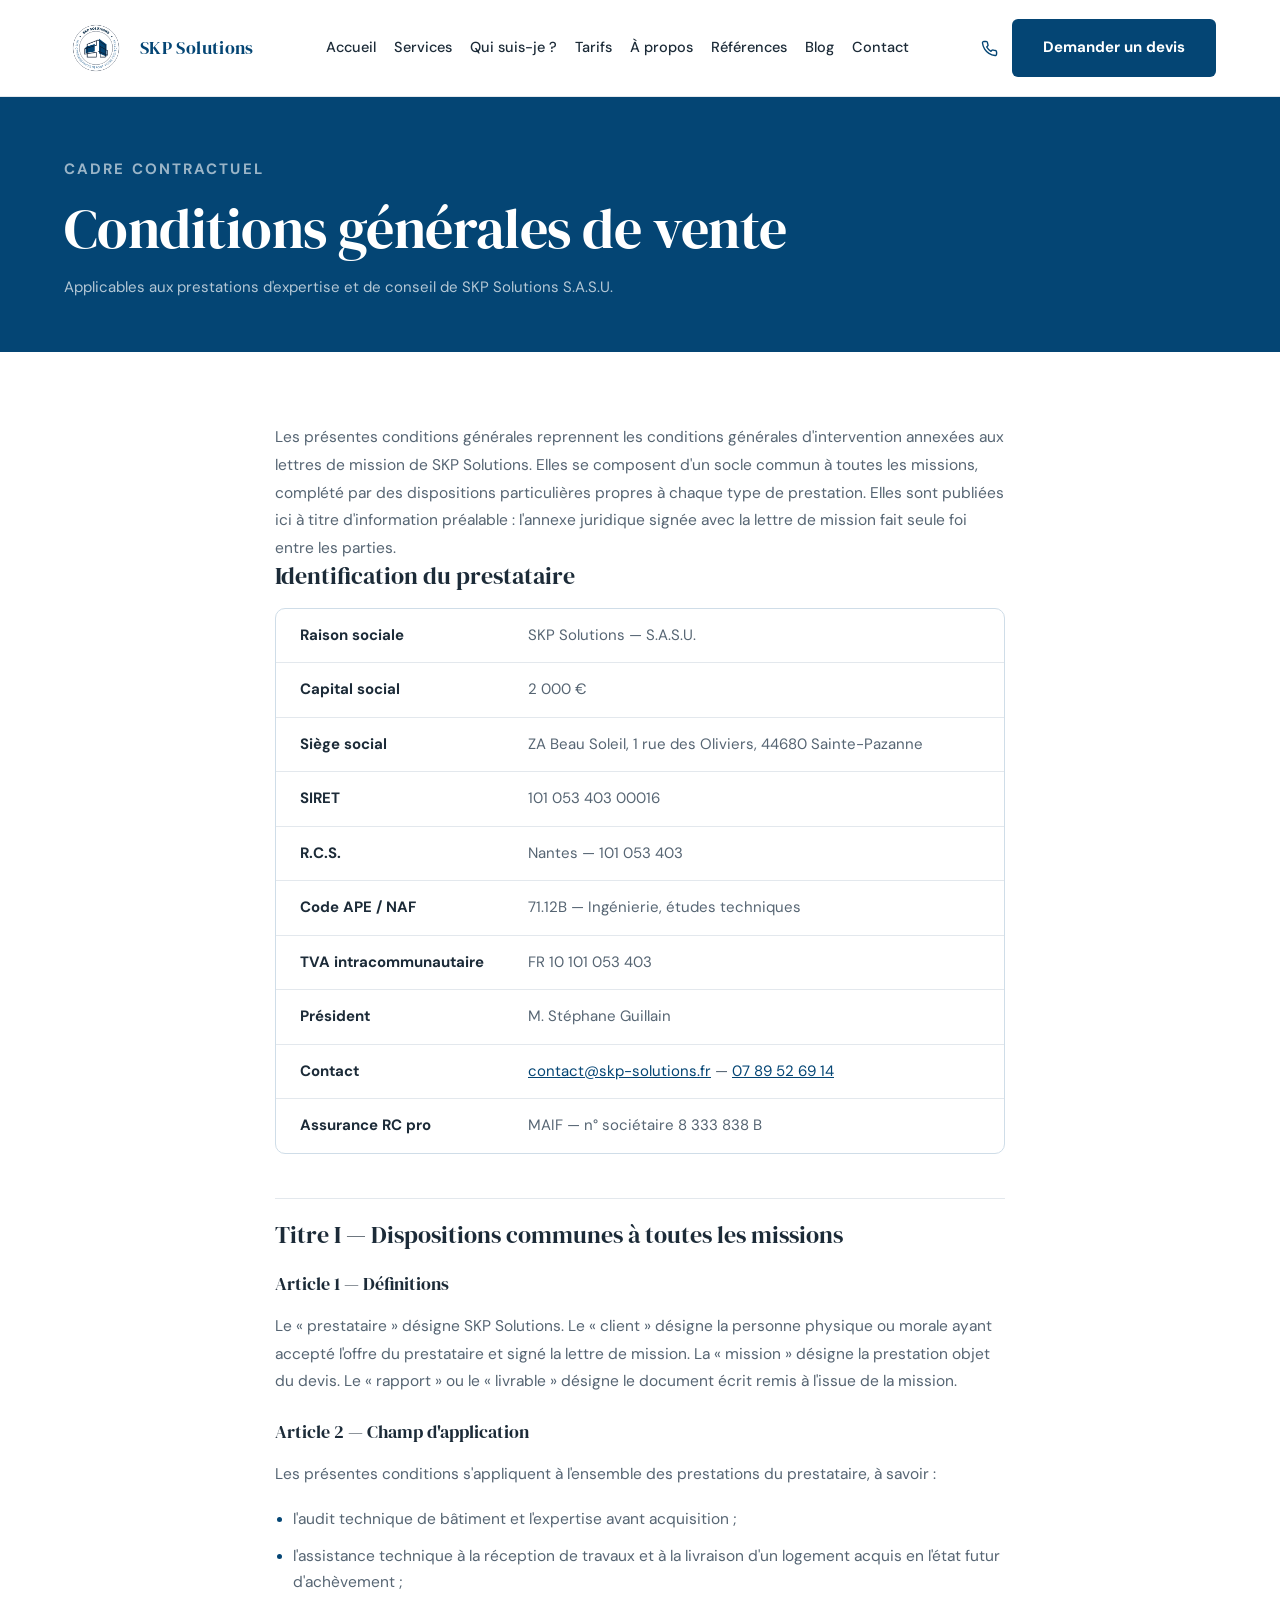
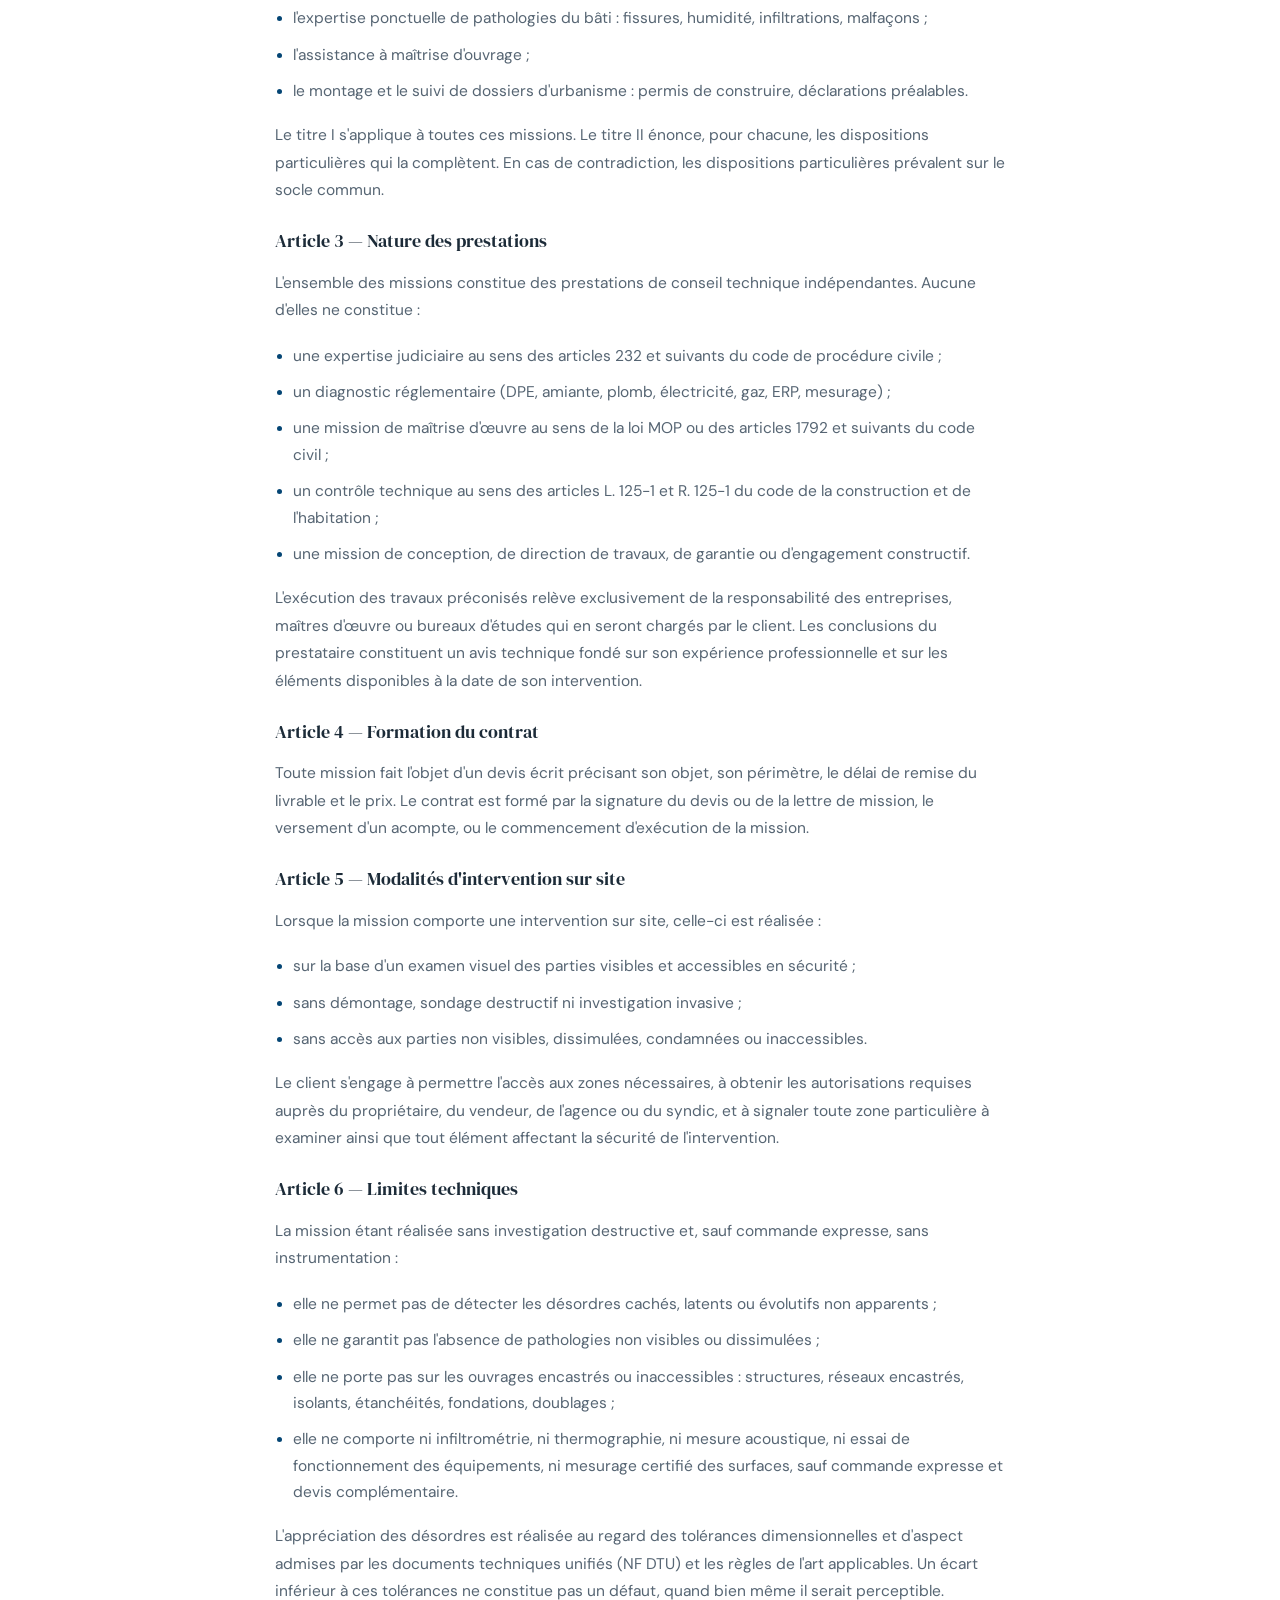
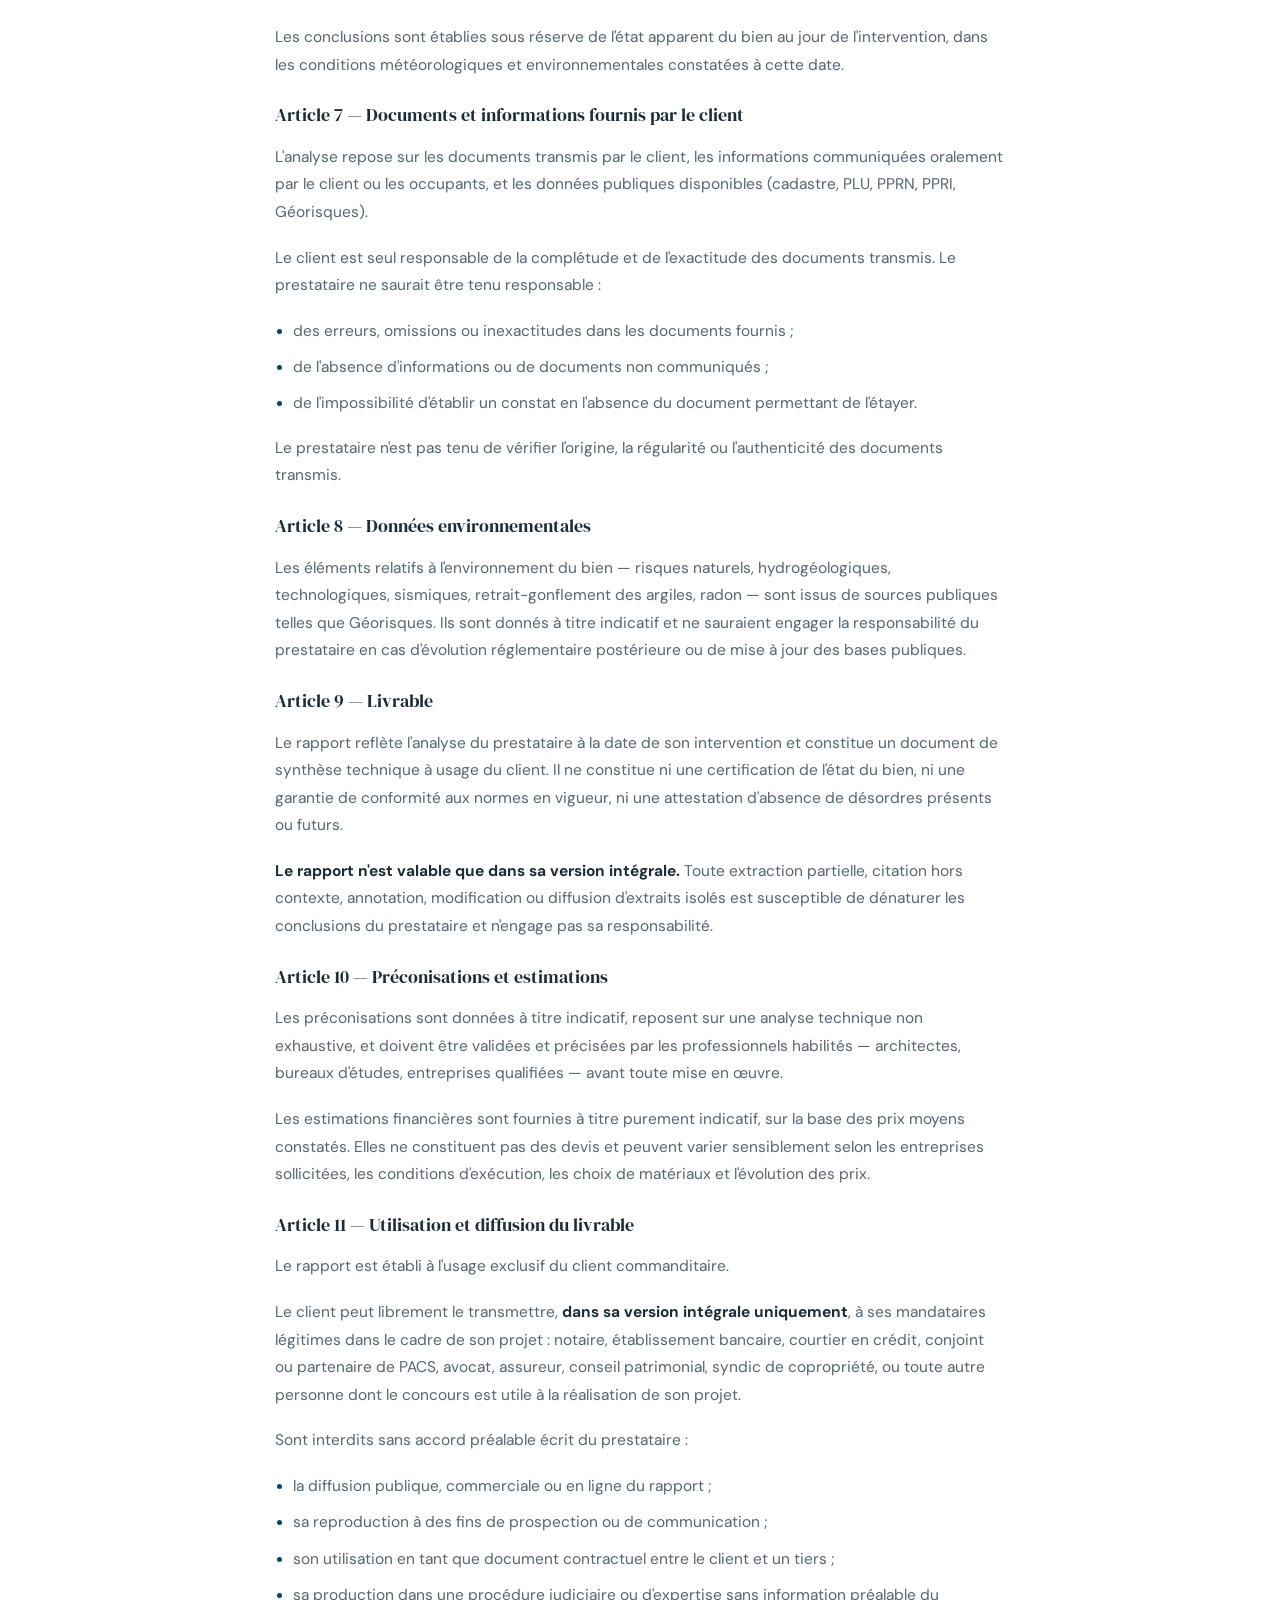
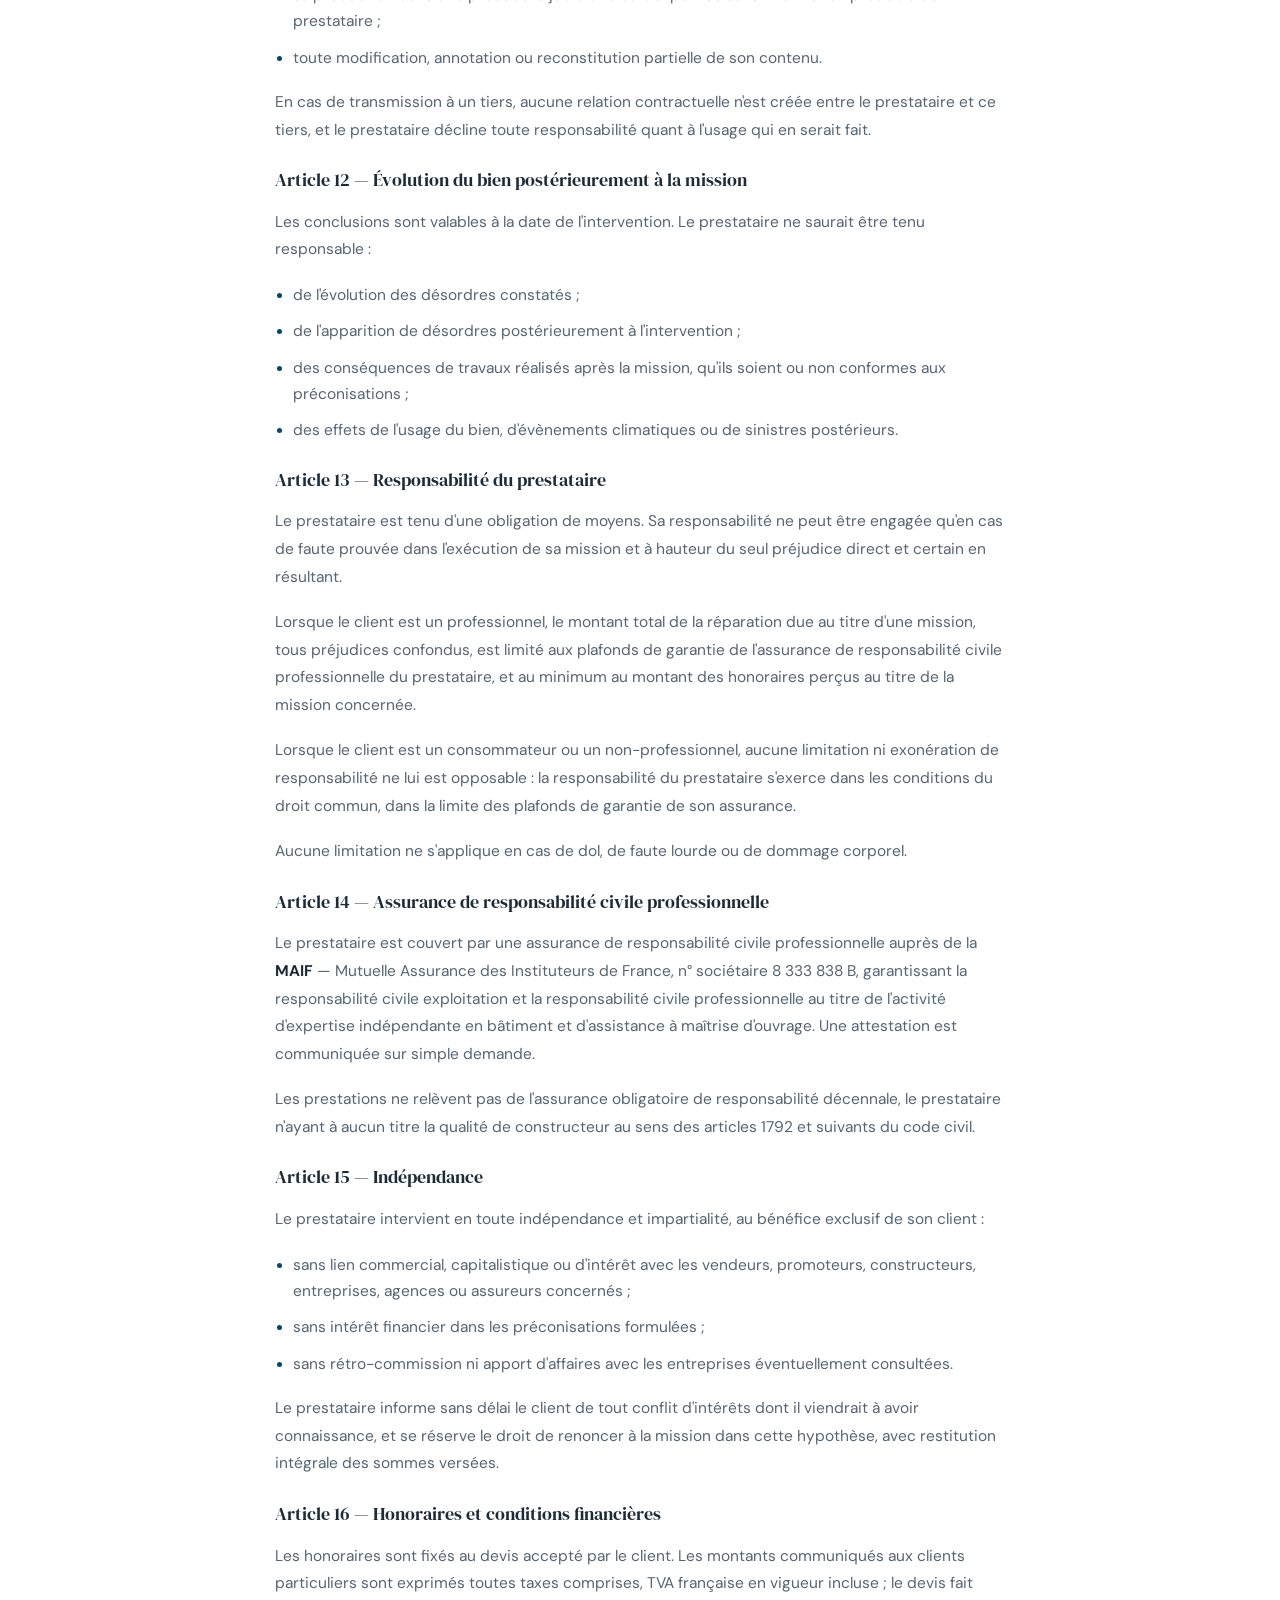
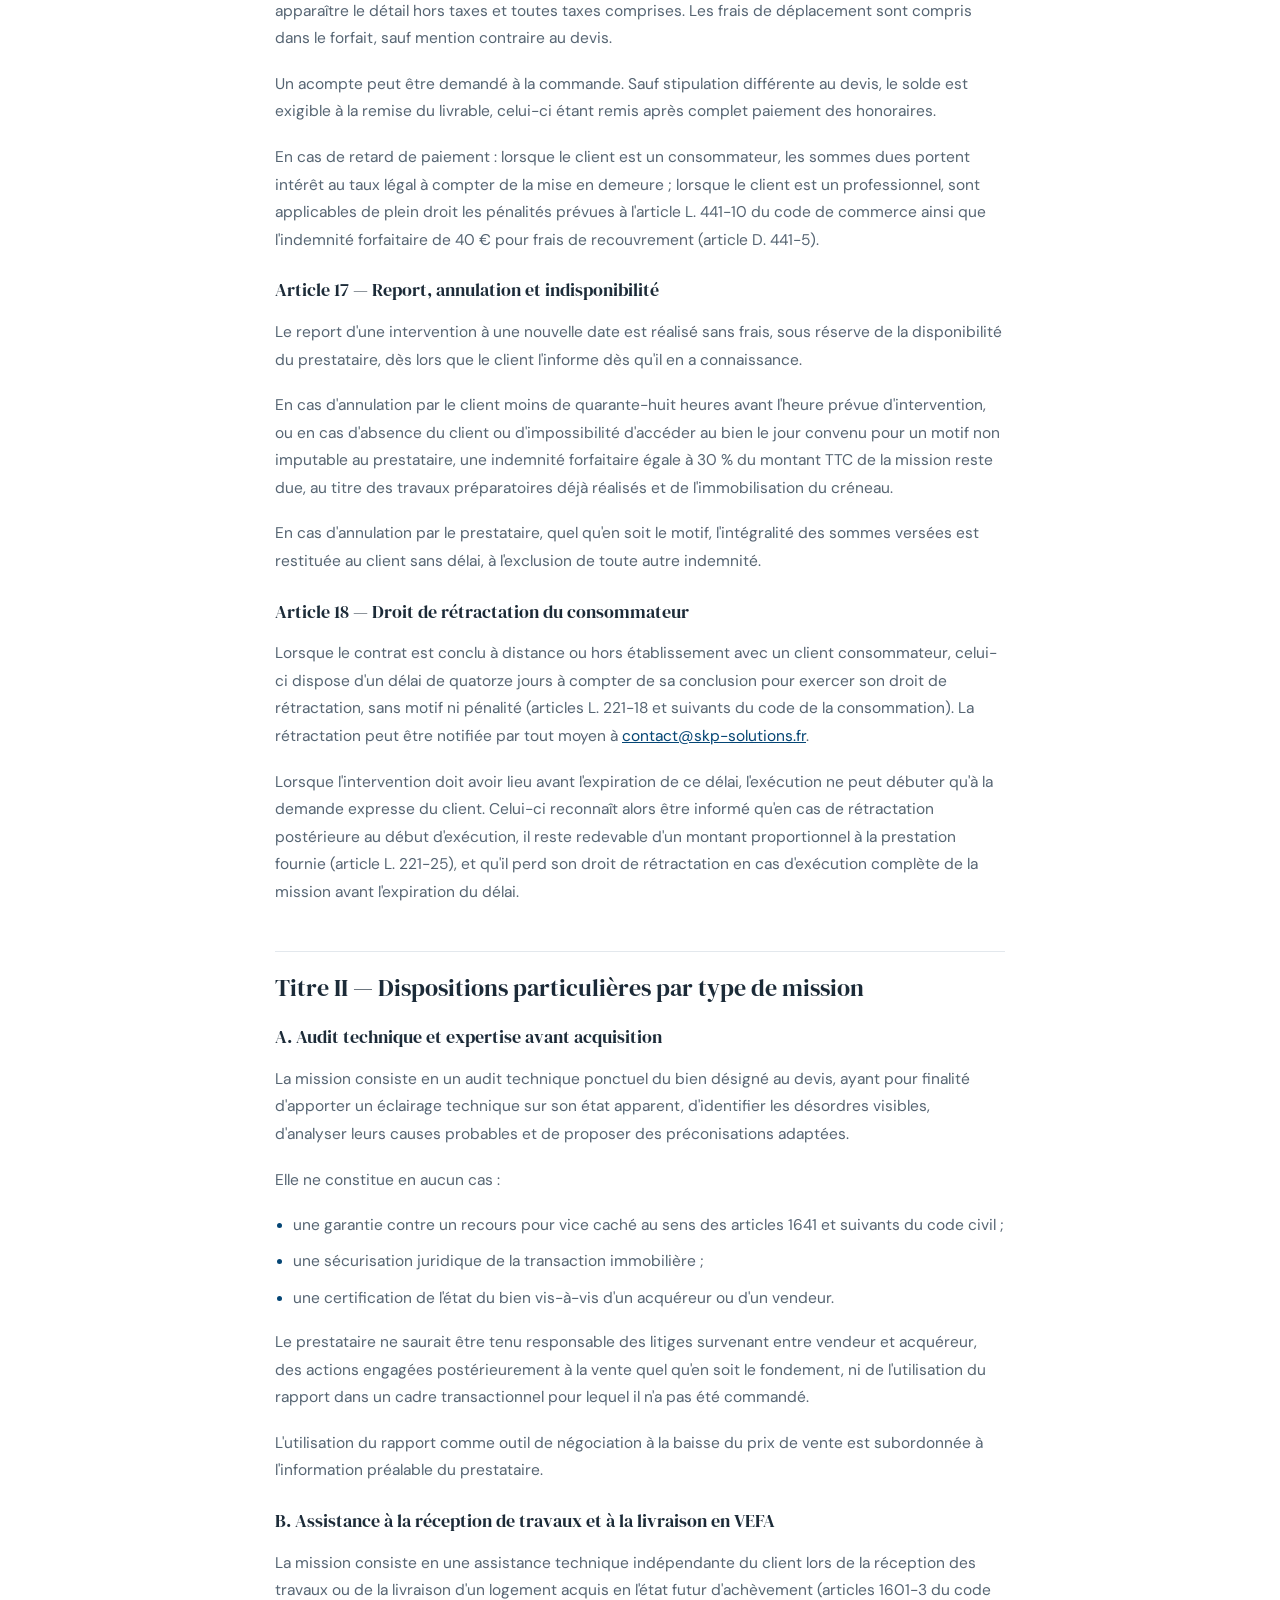
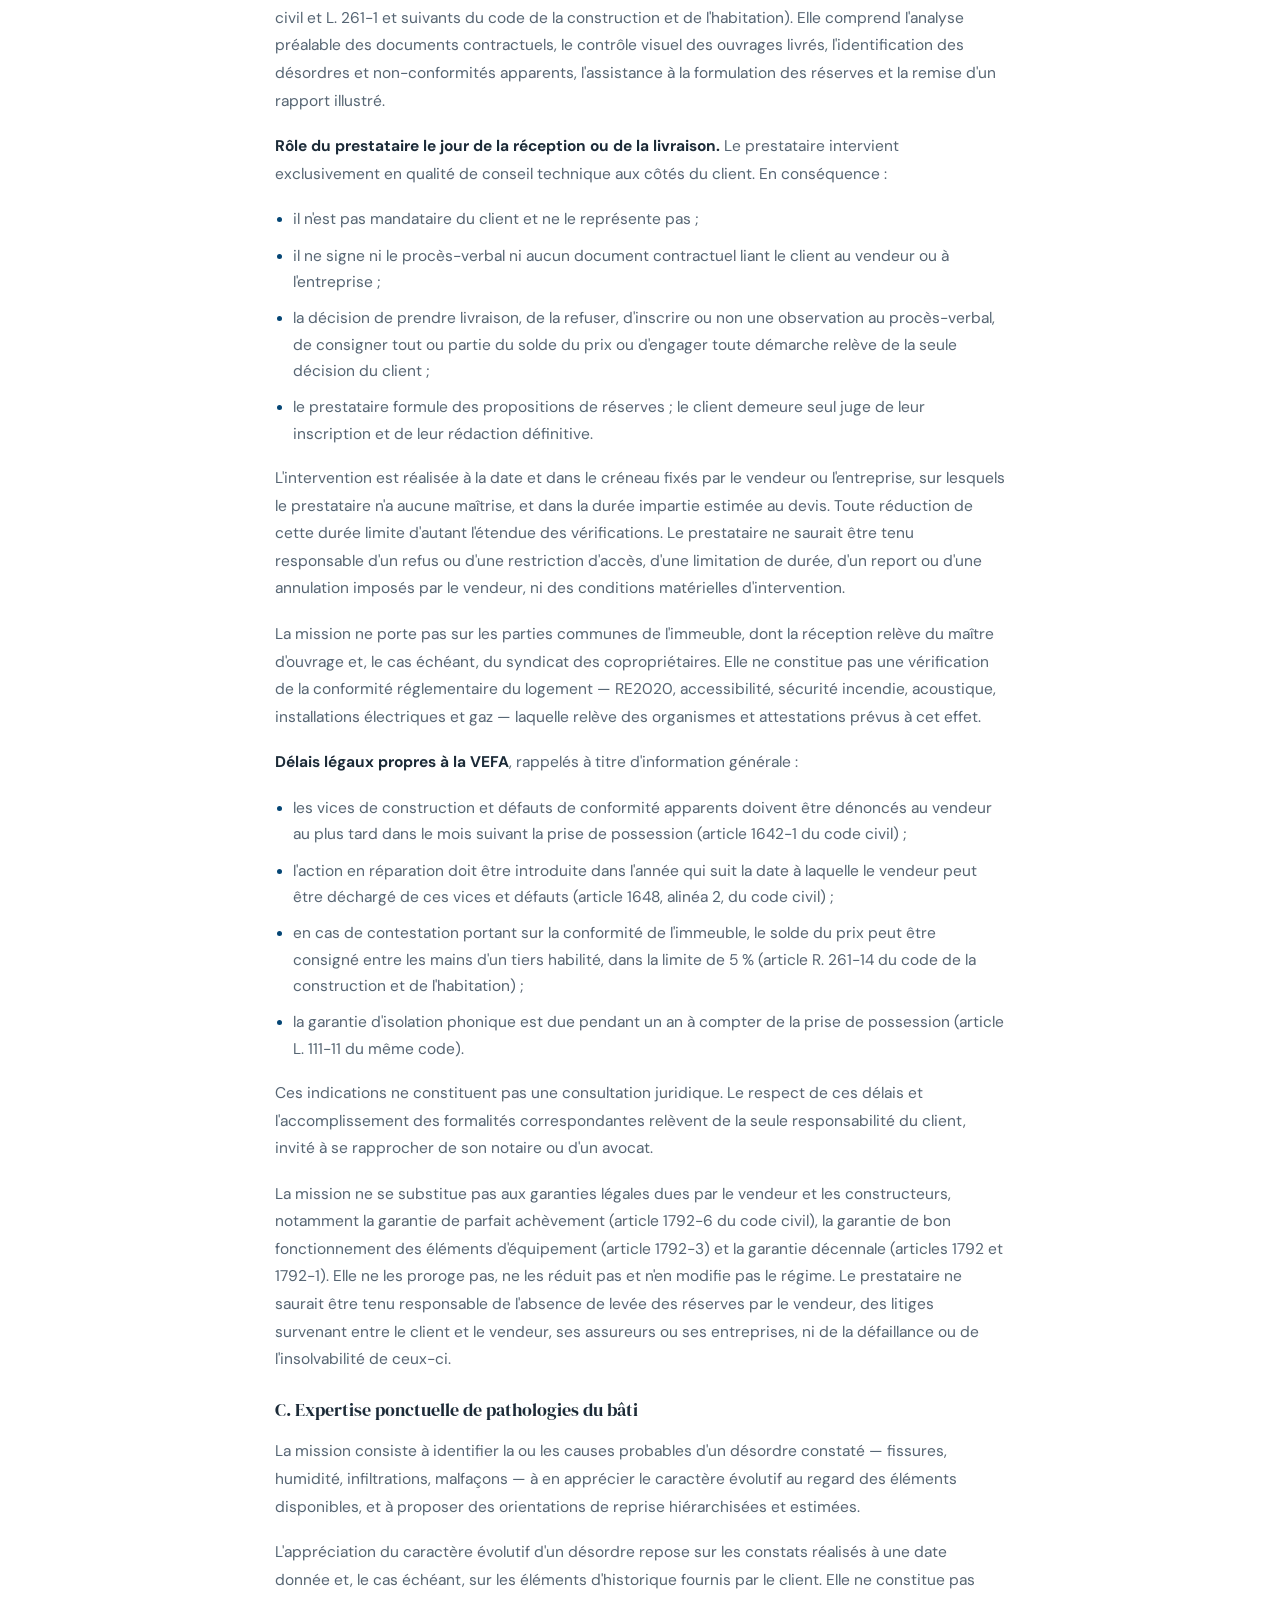
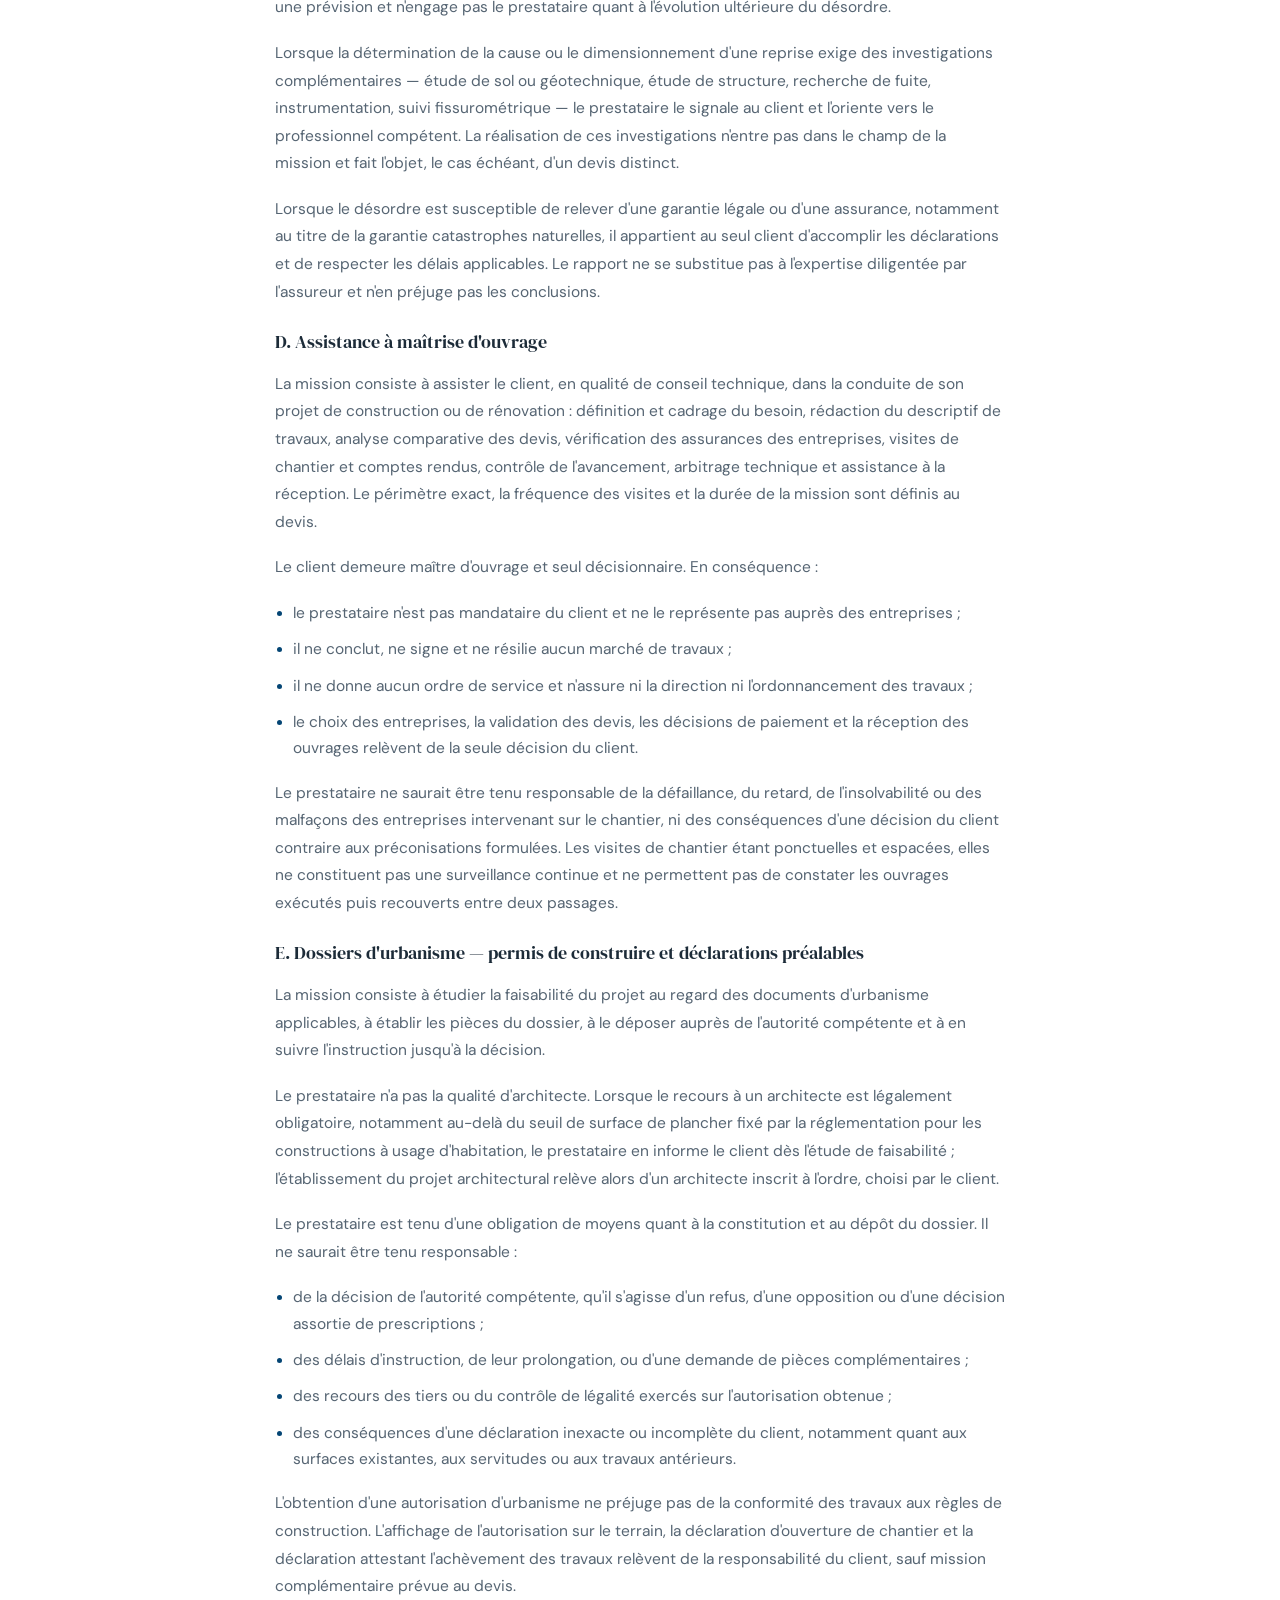
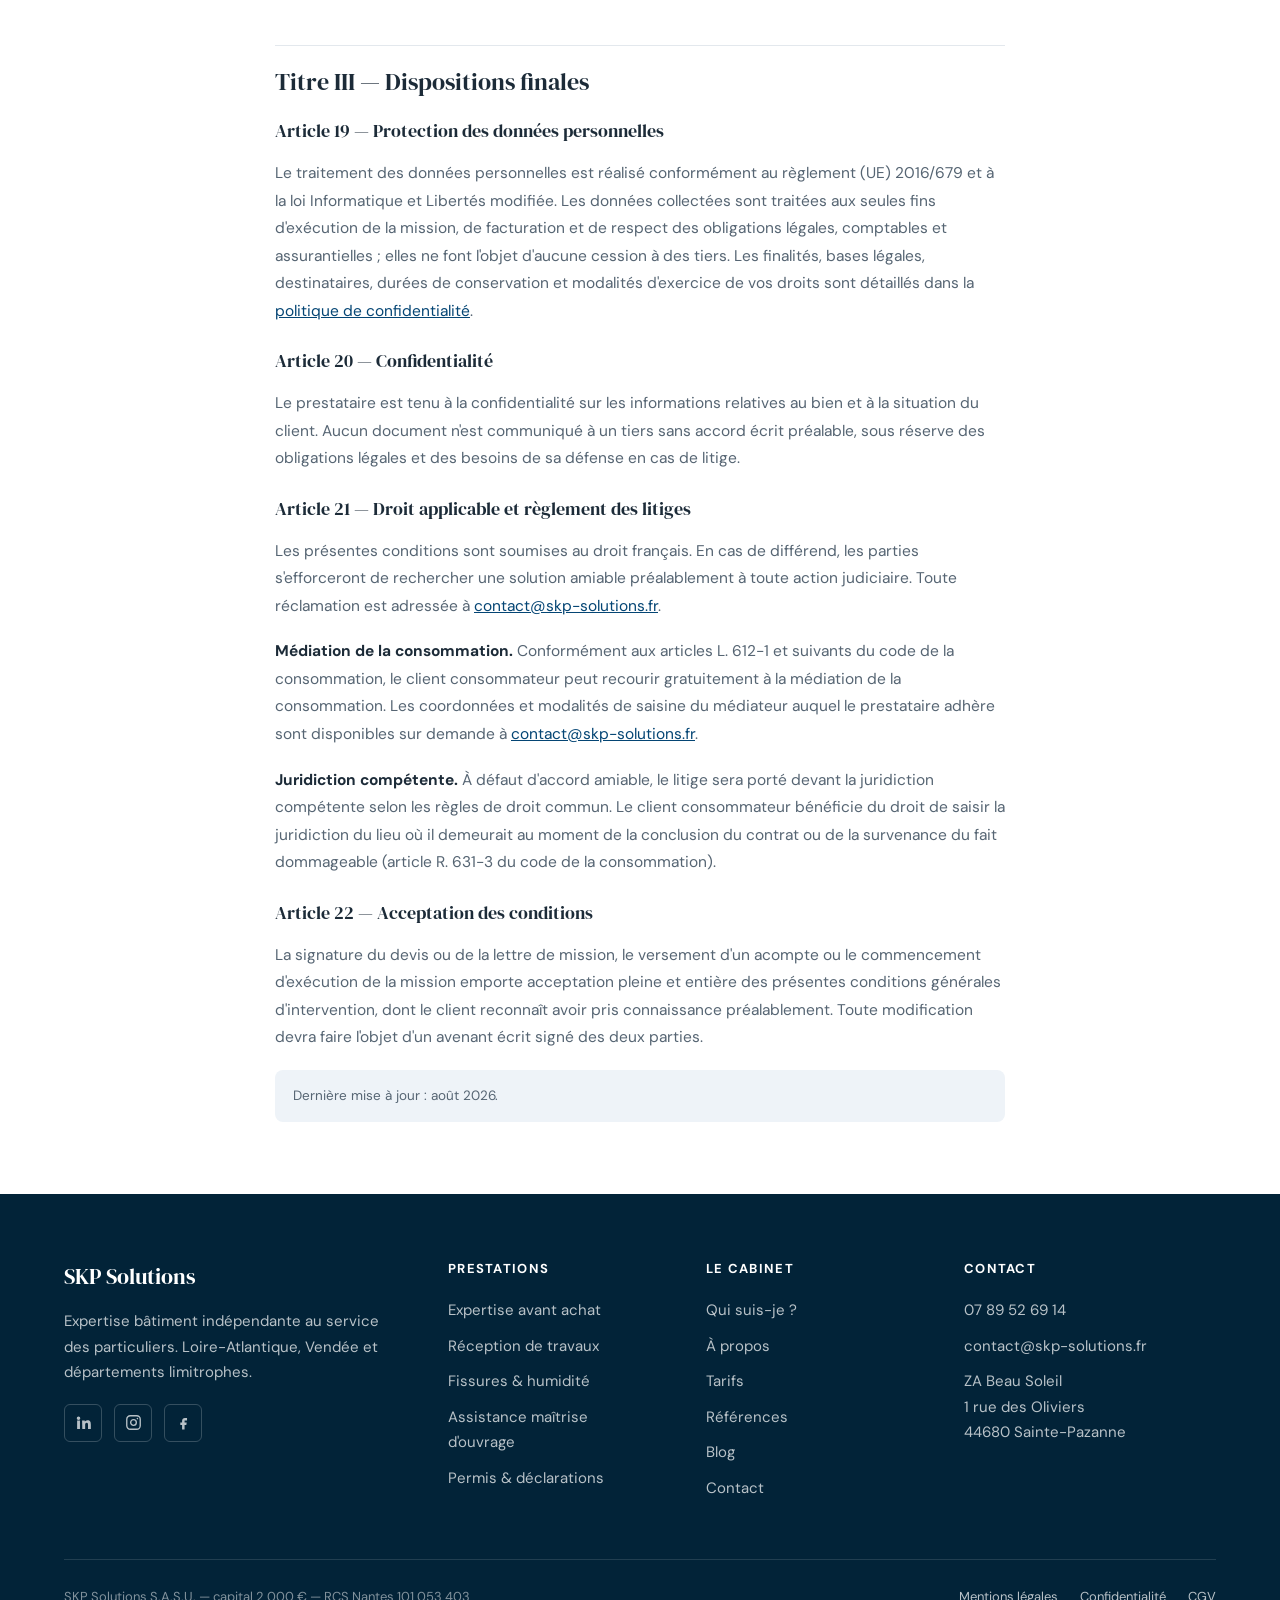
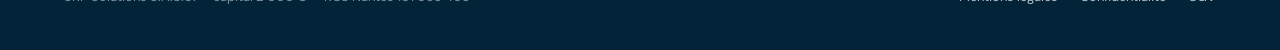
<file: cgv.html>
<!DOCTYPE html>
<html lang="fr">
<head>
<meta charset="UTF-8">
<meta name="viewport" content="width=device-width, initial-scale=1">
<title>Conditions générales de vente | SKP Solutions</title>
<meta name="description" content="Conditions générales de vente des prestations d'expertise et de conseil SKP Solutions.">
<meta name="robots" content="noindex, follow">
<link rel="canonical" href="https://skp-solutions.fr/cgv.html">
<link rel="preconnect" href="https://fonts.googleapis.com">
<link rel="preconnect" href="https://fonts.gstatic.com" crossorigin>
<link href="https://fonts.googleapis.com/css2?family=DM+Sans:wght@400;500;700&family=DM+Serif+Display&display=swap" rel="stylesheet">
<link rel="stylesheet" href="style.css">
</head>
<body>
<a class="saut-contenu" href="#principal">Aller au contenu</a>

<header class="entete">
  <div class="contenu entete__inner">
    <a class="marque" href="index.html">
      <img class="marque__logo" src="assets/logo-skp.png" alt="">
      <span class="marque__nom">SKP Solutions</span>
    </a>
    <nav class="nav" id="nav">
      <a href="index.html">Accueil</a>
      <a href="services.html">Services</a>
      <a href="qui-suis-je.html">Qui suis-je&nbsp;?</a>
      <a href="tarifs.html">Tarifs</a>
      <a href="a-propos.html">À propos</a>
      <a href="references.html">Références</a>
      <a href="blog.html">Blog</a>
      <a href="contact.html">Contact</a>
    </nav>
    <div class="entete__actions">
      <a class="tel-entete" href="tel:+33789526914" aria-label="Appeler le 07 89 52 69 14">
        <svg width="17" height="17" viewBox="0 0 24 24" fill="none" stroke="currentColor" stroke-width="2" stroke-linecap="round" stroke-linejoin="round"><path d="M22 16.92v3a2 2 0 0 1-2.18 2 19.79 19.79 0 0 1-8.63-3.07 19.5 19.5 0 0 1-6-6A19.79 19.79 0 0 1 2.12 4.18 2 2 0 0 1 4.11 2h3a2 2 0 0 1 2 1.72c.13.96.36 1.9.7 2.81a2 2 0 0 1-.45 2.11L8.09 9.91a16 16 0 0 0 6 6l1.27-1.27a2 2 0 0 1 2.11-.45c.9.34 1.85.57 2.81.7A2 2 0 0 1 22 16.92z"/></svg>
      </a>
      <a class="btn btn--plein" href="contact.html">Demander un devis</a>
      <button class="burger" id="burger" aria-label="Ouvrir le menu" aria-expanded="false" aria-controls="nav">
        <svg width="22" height="22" viewBox="0 0 24 24" fill="none" stroke="currentColor" stroke-width="2" stroke-linecap="round"><line x1="3" y1="7" x2="21" y2="7"/><line x1="3" y1="12" x2="21" y2="12"/><line x1="3" y1="17" x2="21" y2="17"/></svg>
      </button>
    </div>
  </div>
</header>

<main id="principal">

<section class="tete-legale">
  <div class="contenu">
    <p class="surtitre">Cadre contractuel</p>
    <h1>Conditions générales de vente</h1>
    <p>Applicables aux prestations d'expertise et de conseil de SKP Solutions S.A.S.U.</p>
  </div>
</section>

<div class="contenu legal">

  <p>
    Les présentes conditions générales reprennent les conditions générales d'intervention annexées aux lettres de mission de SKP Solutions. Elles se composent d'un socle commun à toutes les missions, complété par des dispositions particulières propres à chaque type de prestation. Elles sont publiées ici à titre d'information préalable&nbsp;: l'annexe juridique signée avec la lettre de mission fait seule foi entre les parties.
  </p>

  <h2>Identification du prestataire</h2>
  <dl>
    <div><dt>Raison sociale</dt><dd>SKP Solutions — S.A.S.U.</dd></div>
    <div><dt>Capital social</dt><dd>2 000 €</dd></div>
    <div><dt>Siège social</dt><dd>ZA Beau Soleil, 1 rue des Oliviers, 44680 Sainte-Pazanne</dd></div>
    <div><dt>SIRET</dt><dd>101 053 403 00016</dd></div>
    <div><dt>R.C.S.</dt><dd>Nantes — 101 053 403</dd></div>
    <div><dt>Code APE / NAF</dt><dd>71.12B — Ingénierie, études techniques</dd></div>
    <div><dt>TVA intracommunautaire</dt><dd>FR 10 101 053 403</dd></div>
    <div><dt>Président</dt><dd>M. Stéphane Guillain</dd></div>
    <div><dt>Contact</dt><dd><a href="mailto:contact@skp-solutions.fr">contact@skp-solutions.fr</a> — <a href="tel:+33789526914">07 89 52 69 14</a></dd></div>
    <div><dt>Assurance RC pro</dt><dd>MAIF — n° sociétaire 8 333 838 B</dd></div>
  </dl>

  <h2>Titre I — Dispositions communes à toutes les missions</h2>

  <h3>Article 1 — Définitions</h3>
  <p>
    Le «&nbsp;prestataire&nbsp;» désigne SKP Solutions. Le «&nbsp;client&nbsp;» désigne la personne physique ou morale ayant accepté l'offre du prestataire et signé la lettre de mission. La «&nbsp;mission&nbsp;» désigne la prestation objet du devis. Le «&nbsp;rapport&nbsp;» ou le «&nbsp;livrable&nbsp;» désigne le document écrit remis à l'issue de la mission.
  </p>

  <h3>Article 2 — Champ d'application</h3>
  <p>Les présentes conditions s'appliquent à l'ensemble des prestations du prestataire, à savoir&nbsp;:</p>
  <ul>
    <li>l'audit technique de bâtiment et l'expertise avant acquisition&nbsp;;</li>
    <li>l'assistance technique à la réception de travaux et à la livraison d'un logement acquis en l'état futur d'achèvement&nbsp;;</li>
    <li>l'expertise ponctuelle de pathologies du bâti&nbsp;: fissures, humidité, infiltrations, malfaçons&nbsp;;</li>
    <li>l'assistance à maîtrise d'ouvrage&nbsp;;</li>
    <li>le montage et le suivi de dossiers d'urbanisme&nbsp;: permis de construire, déclarations préalables.</li>
  </ul>
  <p>
    Le titre I s'applique à toutes ces missions. Le titre II énonce, pour chacune, les dispositions particulières qui la complètent. En cas de contradiction, les dispositions particulières prévalent sur le socle commun.
  </p>

  <h3>Article 3 — Nature des prestations</h3>
  <p>L'ensemble des missions constitue des prestations de conseil technique indépendantes. Aucune d'elles ne constitue&nbsp;:</p>
  <ul>
    <li>une expertise judiciaire au sens des articles 232 et suivants du code de procédure civile&nbsp;;</li>
    <li>un diagnostic réglementaire (DPE, amiante, plomb, électricité, gaz, ERP, mesurage)&nbsp;;</li>
    <li>une mission de maîtrise d'œuvre au sens de la loi MOP ou des articles 1792 et suivants du code civil&nbsp;;</li>
    <li>un contrôle technique au sens des articles L. 125-1 et R. 125-1 du code de la construction et de l'habitation&nbsp;;</li>
    <li>une mission de conception, de direction de travaux, de garantie ou d'engagement constructif.</li>
  </ul>
  <p>
    L'exécution des travaux préconisés relève exclusivement de la responsabilité des entreprises, maîtres d'œuvre ou bureaux d'études qui en seront chargés par le client. Les conclusions du prestataire constituent un avis technique fondé sur son expérience professionnelle et sur les éléments disponibles à la date de son intervention.
  </p>

  <h3>Article 4 — Formation du contrat</h3>
  <p>
    Toute mission fait l'objet d'un devis écrit précisant son objet, son périmètre, le délai de remise du livrable et le prix. Le contrat est formé par la signature du devis ou de la lettre de mission, le versement d'un acompte, ou le commencement d'exécution de la mission.
  </p>

  <h3>Article 5 — Modalités d'intervention sur site</h3>
  <p>Lorsque la mission comporte une intervention sur site, celle-ci est réalisée&nbsp;:</p>
  <ul>
    <li>sur la base d'un examen visuel des parties visibles et accessibles en sécurité&nbsp;;</li>
    <li>sans démontage, sondage destructif ni investigation invasive&nbsp;;</li>
    <li>sans accès aux parties non visibles, dissimulées, condamnées ou inaccessibles.</li>
  </ul>
  <p>
    Le client s'engage à permettre l'accès aux zones nécessaires, à obtenir les autorisations requises auprès du propriétaire, du vendeur, de l'agence ou du syndic, et à signaler toute zone particulière à examiner ainsi que tout élément affectant la sécurité de l'intervention.
  </p>

  <h3>Article 6 — Limites techniques</h3>
  <p>La mission étant réalisée sans investigation destructive et, sauf commande expresse, sans instrumentation&nbsp;:</p>
  <ul>
    <li>elle ne permet pas de détecter les désordres cachés, latents ou évolutifs non apparents&nbsp;;</li>
    <li>elle ne garantit pas l'absence de pathologies non visibles ou dissimulées&nbsp;;</li>
    <li>elle ne porte pas sur les ouvrages encastrés ou inaccessibles&nbsp;: structures, réseaux encastrés, isolants, étanchéités, fondations, doublages&nbsp;;</li>
    <li>elle ne comporte ni infiltrométrie, ni thermographie, ni mesure acoustique, ni essai de fonctionnement des équipements, ni mesurage certifié des surfaces, sauf commande expresse et devis complémentaire.</li>
  </ul>
  <p>
    L'appréciation des désordres est réalisée au regard des tolérances dimensionnelles et d'aspect admises par les documents techniques unifiés (NF DTU) et les règles de l'art applicables. Un écart inférieur à ces tolérances ne constitue pas un défaut, quand bien même il serait perceptible.
  </p>
  <p>
    Les conclusions sont établies sous réserve de l'état apparent du bien au jour de l'intervention, dans les conditions météorologiques et environnementales constatées à cette date.
  </p>

  <h3>Article 7 — Documents et informations fournis par le client</h3>
  <p>
    L'analyse repose sur les documents transmis par le client, les informations communiquées oralement par le client ou les occupants, et les données publiques disponibles (cadastre, PLU, PPRN, PPRI, Géorisques).
  </p>
  <p>Le client est seul responsable de la complétude et de l'exactitude des documents transmis. Le prestataire ne saurait être tenu responsable&nbsp;:</p>
  <ul>
    <li>des erreurs, omissions ou inexactitudes dans les documents fournis&nbsp;;</li>
    <li>de l'absence d'informations ou de documents non communiqués&nbsp;;</li>
    <li>de l'impossibilité d'établir un constat en l'absence du document permettant de l'étayer.</li>
  </ul>
  <p>Le prestataire n'est pas tenu de vérifier l'origine, la régularité ou l'authenticité des documents transmis.</p>

  <h3>Article 8 — Données environnementales</h3>
  <p>
    Les éléments relatifs à l'environnement du bien — risques naturels, hydrogéologiques, technologiques, sismiques, retrait-gonflement des argiles, radon — sont issus de sources publiques telles que Géorisques. Ils sont donnés à titre indicatif et ne sauraient engager la responsabilité du prestataire en cas d'évolution réglementaire postérieure ou de mise à jour des bases publiques.
  </p>

  <h3>Article 9 — Livrable</h3>
  <p>
    Le rapport reflète l'analyse du prestataire à la date de son intervention et constitue un document de synthèse technique à usage du client. Il ne constitue ni une certification de l'état du bien, ni une garantie de conformité aux normes en vigueur, ni une attestation d'absence de désordres présents ou futurs.
  </p>
  <p>
    <strong>Le rapport n'est valable que dans sa version intégrale.</strong> Toute extraction partielle, citation hors contexte, annotation, modification ou diffusion d'extraits isolés est susceptible de dénaturer les conclusions du prestataire et n'engage pas sa responsabilité.
  </p>

  <h3>Article 10 — Préconisations et estimations</h3>
  <p>
    Les préconisations sont données à titre indicatif, reposent sur une analyse technique non exhaustive, et doivent être validées et précisées par les professionnels habilités — architectes, bureaux d'études, entreprises qualifiées — avant toute mise en œuvre.
  </p>
  <p>
    Les estimations financières sont fournies à titre purement indicatif, sur la base des prix moyens constatés. Elles ne constituent pas des devis et peuvent varier sensiblement selon les entreprises sollicitées, les conditions d'exécution, les choix de matériaux et l'évolution des prix.
  </p>

  <h3>Article 11 — Utilisation et diffusion du livrable</h3>
  <p>Le rapport est établi à l'usage exclusif du client commanditaire.</p>
  <p>
    Le client peut librement le transmettre, <strong>dans sa version intégrale uniquement</strong>, à ses mandataires légitimes dans le cadre de son projet&nbsp;: notaire, établissement bancaire, courtier en crédit, conjoint ou partenaire de PACS, avocat, assureur, conseil patrimonial, syndic de copropriété, ou toute autre personne dont le concours est utile à la réalisation de son projet.
  </p>
  <p>Sont interdits sans accord préalable écrit du prestataire&nbsp;:</p>
  <ul>
    <li>la diffusion publique, commerciale ou en ligne du rapport&nbsp;;</li>
    <li>sa reproduction à des fins de prospection ou de communication&nbsp;;</li>
    <li>son utilisation en tant que document contractuel entre le client et un tiers&nbsp;;</li>
    <li>sa production dans une procédure judiciaire ou d'expertise sans information préalable du prestataire&nbsp;;</li>
    <li>toute modification, annotation ou reconstitution partielle de son contenu.</li>
  </ul>
  <p>
    En cas de transmission à un tiers, aucune relation contractuelle n'est créée entre le prestataire et ce tiers, et le prestataire décline toute responsabilité quant à l'usage qui en serait fait.
  </p>

  <h3>Article 12 — Évolution du bien postérieurement à la mission</h3>
  <p>Les conclusions sont valables à la date de l'intervention. Le prestataire ne saurait être tenu responsable&nbsp;:</p>
  <ul>
    <li>de l'évolution des désordres constatés&nbsp;;</li>
    <li>de l'apparition de désordres postérieurement à l'intervention&nbsp;;</li>
    <li>des conséquences de travaux réalisés après la mission, qu'ils soient ou non conformes aux préconisations&nbsp;;</li>
    <li>des effets de l'usage du bien, d'évènements climatiques ou de sinistres postérieurs.</li>
  </ul>

  <h3>Article 13 — Responsabilité du prestataire</h3>
  <p>
    Le prestataire est tenu d'une obligation de moyens. Sa responsabilité ne peut être engagée qu'en cas de faute prouvée dans l'exécution de sa mission et à hauteur du seul préjudice direct et certain en résultant.
  </p>
  <p>
    Lorsque le client est un professionnel, le montant total de la réparation due au titre d'une mission, tous préjudices confondus, est limité aux plafonds de garantie de l'assurance de responsabilité civile professionnelle du prestataire, et au minimum au montant des honoraires perçus au titre de la mission concernée.
  </p>
  <p>
    Lorsque le client est un consommateur ou un non-professionnel, aucune limitation ni exonération de responsabilité ne lui est opposable&nbsp;: la responsabilité du prestataire s'exerce dans les conditions du droit commun, dans la limite des plafonds de garantie de son assurance.
  </p>
  <p>Aucune limitation ne s'applique en cas de dol, de faute lourde ou de dommage corporel.</p>

  <h3>Article 14 — Assurance de responsabilité civile professionnelle</h3>
  <p>
    Le prestataire est couvert par une assurance de responsabilité civile professionnelle auprès de la <strong>MAIF</strong> — Mutuelle Assurance des Instituteurs de France, n° sociétaire 8 333 838 B, garantissant la responsabilité civile exploitation et la responsabilité civile professionnelle au titre de l'activité d'expertise indépendante en bâtiment et d'assistance à maîtrise d'ouvrage. Une attestation est communiquée sur simple demande.
  </p>
  <p>
    Les prestations ne relèvent pas de l'assurance obligatoire de responsabilité décennale, le prestataire n'ayant à aucun titre la qualité de constructeur au sens des articles 1792 et suivants du code civil.
  </p>

  <h3>Article 15 — Indépendance</h3>
  <p>Le prestataire intervient en toute indépendance et impartialité, au bénéfice exclusif de son client&nbsp;:</p>
  <ul>
    <li>sans lien commercial, capitalistique ou d'intérêt avec les vendeurs, promoteurs, constructeurs, entreprises, agences ou assureurs concernés&nbsp;;</li>
    <li>sans intérêt financier dans les préconisations formulées&nbsp;;</li>
    <li>sans rétro-commission ni apport d'affaires avec les entreprises éventuellement consultées.</li>
  </ul>
  <p>
    Le prestataire informe sans délai le client de tout conflit d'intérêts dont il viendrait à avoir connaissance, et se réserve le droit de renoncer à la mission dans cette hypothèse, avec restitution intégrale des sommes versées.
  </p>

  <h3>Article 16 — Honoraires et conditions financières</h3>
  <p>
    Les honoraires sont fixés au devis accepté par le client. Les montants communiqués aux clients particuliers sont exprimés toutes taxes comprises, TVA française en vigueur incluse&nbsp;; le devis fait apparaître le détail hors taxes et toutes taxes comprises. Les frais de déplacement sont compris dans le forfait, sauf mention contraire au devis.
  </p>
  <p>
    Un acompte peut être demandé à la commande. Sauf stipulation différente au devis, le solde est exigible à la remise du livrable, celui-ci étant remis après complet paiement des honoraires.
  </p>
  <p>
    En cas de retard de paiement&nbsp;: lorsque le client est un consommateur, les sommes dues portent intérêt au taux légal à compter de la mise en demeure&nbsp;; lorsque le client est un professionnel, sont applicables de plein droit les pénalités prévues à l'article L. 441-10 du code de commerce ainsi que l'indemnité forfaitaire de 40 € pour frais de recouvrement (article D. 441-5).
  </p>

  <h3>Article 17 — Report, annulation et indisponibilité</h3>
  <p>
    Le report d'une intervention à une nouvelle date est réalisé sans frais, sous réserve de la disponibilité du prestataire, dès lors que le client l'informe dès qu'il en a connaissance.
  </p>
  <p>
    En cas d'annulation par le client moins de quarante-huit heures avant l'heure prévue d'intervention, ou en cas d'absence du client ou d'impossibilité d'accéder au bien le jour convenu pour un motif non imputable au prestataire, une indemnité forfaitaire égale à 30&nbsp;% du montant TTC de la mission reste due, au titre des travaux préparatoires déjà réalisés et de l'immobilisation du créneau.
  </p>
  <p>
    En cas d'annulation par le prestataire, quel qu'en soit le motif, l'intégralité des sommes versées est restituée au client sans délai, à l'exclusion de toute autre indemnité.
  </p>

  <h3>Article 18 — Droit de rétractation du consommateur</h3>
  <p>
    Lorsque le contrat est conclu à distance ou hors établissement avec un client consommateur, celui-ci dispose d'un délai de quatorze jours à compter de sa conclusion pour exercer son droit de rétractation, sans motif ni pénalité (articles L. 221-18 et suivants du code de la consommation). La rétractation peut être notifiée par tout moyen à <a href="mailto:contact@skp-solutions.fr">contact@skp-solutions.fr</a>.
  </p>
  <p>
    Lorsque l'intervention doit avoir lieu avant l'expiration de ce délai, l'exécution ne peut débuter qu'à la demande expresse du client. Celui-ci reconnaît alors être informé qu'en cas de rétractation postérieure au début d'exécution, il reste redevable d'un montant proportionnel à la prestation fournie (article L. 221-25), et qu'il perd son droit de rétractation en cas d'exécution complète de la mission avant l'expiration du délai.
  </p>

  <h2>Titre II — Dispositions particulières par type de mission</h2>

  <h3>A. Audit technique et expertise avant acquisition</h3>
  <p>
    La mission consiste en un audit technique ponctuel du bien désigné au devis, ayant pour finalité d'apporter un éclairage technique sur son état apparent, d'identifier les désordres visibles, d'analyser leurs causes probables et de proposer des préconisations adaptées.
  </p>
  <p>Elle ne constitue en aucun cas&nbsp;:</p>
  <ul>
    <li>une garantie contre un recours pour vice caché au sens des articles 1641 et suivants du code civil&nbsp;;</li>
    <li>une sécurisation juridique de la transaction immobilière&nbsp;;</li>
    <li>une certification de l'état du bien vis-à-vis d'un acquéreur ou d'un vendeur.</li>
  </ul>
  <p>
    Le prestataire ne saurait être tenu responsable des litiges survenant entre vendeur et acquéreur, des actions engagées postérieurement à la vente quel qu'en soit le fondement, ni de l'utilisation du rapport dans un cadre transactionnel pour lequel il n'a pas été commandé.
  </p>
  <p>
    L'utilisation du rapport comme outil de négociation à la baisse du prix de vente est subordonnée à l'information préalable du prestataire.
  </p>

  <h3>B. Assistance à la réception de travaux et à la livraison en VEFA</h3>
  <p>
    La mission consiste en une assistance technique indépendante du client lors de la réception des travaux ou de la livraison d'un logement acquis en l'état futur d'achèvement (articles 1601-3 du code civil et L. 261-1 et suivants du code de la construction et de l'habitation). Elle comprend l'analyse préalable des documents contractuels, le contrôle visuel des ouvrages livrés, l'identification des désordres et non-conformités apparents, l'assistance à la formulation des réserves et la remise d'un rapport illustré.
  </p>
  <p><strong>Rôle du prestataire le jour de la réception ou de la livraison.</strong> Le prestataire intervient exclusivement en qualité de conseil technique aux côtés du client. En conséquence&nbsp;:</p>
  <ul>
    <li>il n'est pas mandataire du client et ne le représente pas&nbsp;;</li>
    <li>il ne signe ni le procès-verbal ni aucun document contractuel liant le client au vendeur ou à l'entreprise&nbsp;;</li>
    <li>la décision de prendre livraison, de la refuser, d'inscrire ou non une observation au procès-verbal, de consigner tout ou partie du solde du prix ou d'engager toute démarche relève de la seule décision du client&nbsp;;</li>
    <li>le prestataire formule des propositions de réserves&nbsp;; le client demeure seul juge de leur inscription et de leur rédaction définitive.</li>
  </ul>
  <p>
    L'intervention est réalisée à la date et dans le créneau fixés par le vendeur ou l'entreprise, sur lesquels le prestataire n'a aucune maîtrise, et dans la durée impartie estimée au devis. Toute réduction de cette durée limite d'autant l'étendue des vérifications. Le prestataire ne saurait être tenu responsable d'un refus ou d'une restriction d'accès, d'une limitation de durée, d'un report ou d'une annulation imposés par le vendeur, ni des conditions matérielles d'intervention.
  </p>
  <p>
    La mission ne porte pas sur les parties communes de l'immeuble, dont la réception relève du maître d'ouvrage et, le cas échéant, du syndicat des copropriétaires. Elle ne constitue pas une vérification de la conformité réglementaire du logement — RE2020, accessibilité, sécurité incendie, acoustique, installations électriques et gaz — laquelle relève des organismes et attestations prévus à cet effet.
  </p>
  <p><strong>Délais légaux propres à la VEFA</strong>, rappelés à titre d'information générale&nbsp;:</p>
  <ul>
    <li>les vices de construction et défauts de conformité apparents doivent être dénoncés au vendeur au plus tard dans le mois suivant la prise de possession (article 1642-1 du code civil)&nbsp;;</li>
    <li>l'action en réparation doit être introduite dans l'année qui suit la date à laquelle le vendeur peut être déchargé de ces vices et défauts (article 1648, alinéa 2, du code civil)&nbsp;;</li>
    <li>en cas de contestation portant sur la conformité de l'immeuble, le solde du prix peut être consigné entre les mains d'un tiers habilité, dans la limite de 5&nbsp;% (article R. 261-14 du code de la construction et de l'habitation)&nbsp;;</li>
    <li>la garantie d'isolation phonique est due pendant un an à compter de la prise de possession (article L. 111-11 du même code).</li>
  </ul>
  <p>
    Ces indications ne constituent pas une consultation juridique. Le respect de ces délais et l'accomplissement des formalités correspondantes relèvent de la seule responsabilité du client, invité à se rapprocher de son notaire ou d'un avocat.
  </p>
  <p>
    La mission ne se substitue pas aux garanties légales dues par le vendeur et les constructeurs, notamment la garantie de parfait achèvement (article 1792-6 du code civil), la garantie de bon fonctionnement des éléments d'équipement (article 1792-3) et la garantie décennale (articles 1792 et 1792-1). Elle ne les proroge pas, ne les réduit pas et n'en modifie pas le régime. Le prestataire ne saurait être tenu responsable de l'absence de levée des réserves par le vendeur, des litiges survenant entre le client et le vendeur, ses assureurs ou ses entreprises, ni de la défaillance ou de l'insolvabilité de ceux-ci.
  </p>

  <h3>C. Expertise ponctuelle de pathologies du bâti</h3>
  <p>
    La mission consiste à identifier la ou les causes probables d'un désordre constaté — fissures, humidité, infiltrations, malfaçons — à en apprécier le caractère évolutif au regard des éléments disponibles, et à proposer des orientations de reprise hiérarchisées et estimées.
  </p>
  <p>
    L'appréciation du caractère évolutif d'un désordre repose sur les constats réalisés à une date donnée et, le cas échéant, sur les éléments d'historique fournis par le client. Elle ne constitue pas une prévision et n'engage pas le prestataire quant à l'évolution ultérieure du désordre.
  </p>
  <p>
    Lorsque la détermination de la cause ou le dimensionnement d'une reprise exige des investigations complémentaires — étude de sol ou géotechnique, étude de structure, recherche de fuite, instrumentation, suivi fissurométrique — le prestataire le signale au client et l'oriente vers le professionnel compétent. La réalisation de ces investigations n'entre pas dans le champ de la mission et fait l'objet, le cas échéant, d'un devis distinct.
  </p>
  <p>
    Lorsque le désordre est susceptible de relever d'une garantie légale ou d'une assurance, notamment au titre de la garantie catastrophes naturelles, il appartient au seul client d'accomplir les déclarations et de respecter les délais applicables. Le rapport ne se substitue pas à l'expertise diligentée par l'assureur et n'en préjuge pas les conclusions.
  </p>

  <h3>D. Assistance à maîtrise d'ouvrage</h3>
  <p>
    La mission consiste à assister le client, en qualité de conseil technique, dans la conduite de son projet de construction ou de rénovation&nbsp;: définition et cadrage du besoin, rédaction du descriptif de travaux, analyse comparative des devis, vérification des assurances des entreprises, visites de chantier et comptes rendus, contrôle de l'avancement, arbitrage technique et assistance à la réception. Le périmètre exact, la fréquence des visites et la durée de la mission sont définis au devis.
  </p>
  <p>Le client demeure maître d'ouvrage et seul décisionnaire. En conséquence&nbsp;:</p>
  <ul>
    <li>le prestataire n'est pas mandataire du client et ne le représente pas auprès des entreprises&nbsp;;</li>
    <li>il ne conclut, ne signe et ne résilie aucun marché de travaux&nbsp;;</li>
    <li>il ne donne aucun ordre de service et n'assure ni la direction ni l'ordonnancement des travaux&nbsp;;</li>
    <li>le choix des entreprises, la validation des devis, les décisions de paiement et la réception des ouvrages relèvent de la seule décision du client.</li>
  </ul>
  <p>
    Le prestataire ne saurait être tenu responsable de la défaillance, du retard, de l'insolvabilité ou des malfaçons des entreprises intervenant sur le chantier, ni des conséquences d'une décision du client contraire aux préconisations formulées. Les visites de chantier étant ponctuelles et espacées, elles ne constituent pas une surveillance continue et ne permettent pas de constater les ouvrages exécutés puis recouverts entre deux passages.
  </p>

  <h3>E. Dossiers d'urbanisme — permis de construire et déclarations préalables</h3>
  <p>
    La mission consiste à étudier la faisabilité du projet au regard des documents d'urbanisme applicables, à établir les pièces du dossier, à le déposer auprès de l'autorité compétente et à en suivre l'instruction jusqu'à la décision.
  </p>
  <p>
    Le prestataire n'a pas la qualité d'architecte. Lorsque le recours à un architecte est légalement obligatoire, notamment au-delà du seuil de surface de plancher fixé par la réglementation pour les constructions à usage d'habitation, le prestataire en informe le client dès l'étude de faisabilité&nbsp;; l'établissement du projet architectural relève alors d'un architecte inscrit à l'ordre, choisi par le client.
  </p>
  <p>Le prestataire est tenu d'une obligation de moyens quant à la constitution et au dépôt du dossier. Il ne saurait être tenu responsable&nbsp;:</p>
  <ul>
    <li>de la décision de l'autorité compétente, qu'il s'agisse d'un refus, d'une opposition ou d'une décision assortie de prescriptions&nbsp;;</li>
    <li>des délais d'instruction, de leur prolongation, ou d'une demande de pièces complémentaires&nbsp;;</li>
    <li>des recours des tiers ou du contrôle de légalité exercés sur l'autorisation obtenue&nbsp;;</li>
    <li>des conséquences d'une déclaration inexacte ou incomplète du client, notamment quant aux surfaces existantes, aux servitudes ou aux travaux antérieurs.</li>
  </ul>
  <p>
    L'obtention d'une autorisation d'urbanisme ne préjuge pas de la conformité des travaux aux règles de construction. L'affichage de l'autorisation sur le terrain, la déclaration d'ouverture de chantier et la déclaration attestant l'achèvement des travaux relèvent de la responsabilité du client, sauf mission complémentaire prévue au devis.
  </p>

  <h2>Titre III — Dispositions finales</h2>

  <h3>Article 19 — Protection des données personnelles</h3>
  <p>
    Le traitement des données personnelles est réalisé conformément au règlement (UE) 2016/679 et à la loi Informatique et Libertés modifiée. Les données collectées sont traitées aux seules fins d'exécution de la mission, de facturation et de respect des obligations légales, comptables et assurantielles&nbsp;; elles ne font l'objet d'aucune cession à des tiers. Les finalités, bases légales, destinataires, durées de conservation et modalités d'exercice de vos droits sont détaillés dans la <a href="confidentialite.html">politique de confidentialité</a>.
  </p>

  <h3>Article 20 — Confidentialité</h3>
  <p>
    Le prestataire est tenu à la confidentialité sur les informations relatives au bien et à la situation du client. Aucun document n'est communiqué à un tiers sans accord écrit préalable, sous réserve des obligations légales et des besoins de sa défense en cas de litige.
  </p>

  <h3>Article 21 — Droit applicable et règlement des litiges</h3>
  <p>
    Les présentes conditions sont soumises au droit français. En cas de différend, les parties s'efforceront de rechercher une solution amiable préalablement à toute action judiciaire. Toute réclamation est adressée à <a href="mailto:contact@skp-solutions.fr">contact@skp-solutions.fr</a>.
  </p>
  <p>
    <strong>Médiation de la consommation.</strong> Conformément aux articles L. 612-1 et suivants du code de la consommation, le client consommateur peut recourir gratuitement à la médiation de la consommation. Les coordonnées et modalités de saisine du médiateur auquel le prestataire adhère sont disponibles sur demande à <a href="mailto:contact@skp-solutions.fr">contact@skp-solutions.fr</a>.
  </p>
  <p>
    <strong>Juridiction compétente.</strong> À défaut d'accord amiable, le litige sera porté devant la juridiction compétente selon les règles de droit commun. Le client consommateur bénéficie du droit de saisir la juridiction du lieu où il demeurait au moment de la conclusion du contrat ou de la survenance du fait dommageable (article R. 631-3 du code de la consommation).
  </p>

  <h3>Article 22 — Acceptation des conditions</h3>
  <p>
    La signature du devis ou de la lettre de mission, le versement d'un acompte ou le commencement d'exécution de la mission emporte acceptation pleine et entière des présentes conditions générales d'intervention, dont le client reconnaît avoir pris connaissance préalablement. Toute modification devra faire l'objet d'un avenant écrit signé des deux parties.
  </p>

  <p class="maj">Dernière mise à jour&nbsp;: août 2026.</p>

</div>
</main>

<footer class="pied">
  <div class="contenu">
    <div class="pied__grille">
      <div>
        <div class="pied__marque">SKP Solutions</div>
        <p>Expertise bâtiment indépendante au service des particuliers. Loire-Atlantique, Vendée et départements limitrophes.</p>
        <div class="reseaux">
          <a href="https://www.linkedin.com/company/skpsolutions/" aria-label="LinkedIn"><svg width="17" height="17" viewBox="0 0 24 24" fill="currentColor"><path d="M4.98 3.5a2.5 2.5 0 1 1 0 5 2.5 2.5 0 0 1 0-5zM3 9h4v12H3zM10 9h3.8v1.7h.05c.53-1 1.83-2.05 3.75-2.05 4 0 4.75 2.6 4.75 6V21h-4v-5.5c0-1.3 0-3-1.85-3s-2.15 1.45-2.15 2.9V21h-4z"/></svg></a>
          <a href="https://www.instagram.com/skp_solutions" aria-label="Instagram"><svg width="17" height="17" viewBox="0 0 24 24" fill="none" stroke="currentColor" stroke-width="1.9"><rect x="2.5" y="2.5" width="19" height="19" rx="5"/><circle cx="12" cy="12" r="4"/><circle cx="17.5" cy="6.5" r="1.1" fill="currentColor" stroke="none"/></svg></a>
          <a href="https://www.facebook.com/share/18JYyt2Jcp/" aria-label="Facebook"><svg width="17" height="17" viewBox="0 0 24 24" fill="currentColor"><path d="M14 9h3V5.5h-3c-2.3 0-4 1.8-4 4V12H7.5v3.5H10V22h3.5v-6.5H16L16.5 12H13.5V9.5c0-.3.2-.5.5-.5z"/></svg></a>
        </div>
      </div>
      <div>
        <p class="pied__titre">Prestations</p>
        <ul>
          <li><a href="services.html#avant-achat">Expertise avant achat</a></li>
          <li><a href="services.html#reception">Réception de travaux</a></li>
          <li><a href="services.html#pathologies">Fissures &amp; humidité</a></li>
          <li><a href="services.html#amo">Assistance maîtrise d'ouvrage</a></li>
          <li><a href="services.html#urbanisme">Permis &amp; déclarations</a></li>
        </ul>
      </div>
      <div>
        <p class="pied__titre">Le cabinet</p>
        <ul>
          <li><a href="qui-suis-je.html">Qui suis-je&nbsp;?</a></li>
          <li><a href="a-propos.html">À propos</a></li>
          <li><a href="tarifs.html">Tarifs</a></li>
          <li><a href="references.html">Références</a></li>
          <li><a href="blog.html">Blog</a></li>
          <li><a href="contact.html">Contact</a></li>
        </ul>
      </div>
      <div>
        <p class="pied__titre">Contact</p>
        <ul>
          <li><a href="tel:+33789526914">07 89 52 69 14</a></li>
          <li><a href="mailto:contact@skp-solutions.fr">contact@skp-solutions.fr</a></li>
          <li>ZA Beau Soleil<br>1 rue des Oliviers<br>44680 Sainte-Pazanne</li>
        </ul>
      </div>
    </div>
    <div class="pied__legal">
      <p>SKP Solutions S.A.S.U. — capital 2 000 € — RCS Nantes 101 053 403</p>
      <ul>
        <li><a href="mentions-legales.html">Mentions légales</a></li>
        <li><a href="confidentialite.html">Confidentialité</a></li>
        <li><a href="cgv.html">CGV</a></li>
      </ul>
    </div>
  </div>
</footer>

<div class="barre-mobile">
  <a class="barre-mobile__tel" href="tel:+33789526914">
    <svg width="17" height="17" viewBox="0 0 24 24" fill="none" stroke="currentColor" stroke-width="2" stroke-linecap="round" stroke-linejoin="round"><path d="M22 16.92v3a2 2 0 0 1-2.18 2 19.79 19.79 0 0 1-8.63-3.07 19.5 19.5 0 0 1-6-6A19.79 19.79 0 0 1 2.12 4.18 2 2 0 0 1 4.11 2h3a2 2 0 0 1 2 1.72c.13.96.36 1.9.7 2.81a2 2 0 0 1-.45 2.11L8.09 9.91a16 16 0 0 0 6 6l1.27-1.27a2 2 0 0 1 2.11-.45c.9.34 1.85.57 2.81.7A2 2 0 0 1 22 16.92z"/></svg>
    Appeler
  </a>
  <a class="barre-mobile__devis" href="contact.html">Demander un devis</a>
</div>

<script>
  (function () {
    var burger = document.getElementById('burger');
    var nav = document.getElementById('nav');
    if (!burger || !nav) return;
    burger.addEventListener('click', function () {
      var ouvert = nav.getAttribute('data-ouvert') === 'true';
      nav.setAttribute('data-ouvert', String(!ouvert));
      burger.setAttribute('aria-expanded', String(!ouvert));
    });
    nav.addEventListener('click', function (e) {
      if (e.target.tagName === 'A') { nav.setAttribute('data-ouvert', 'false'); burger.setAttribute('aria-expanded','false'); }
    });
  })();
</script>

</body>
</html>
</file>
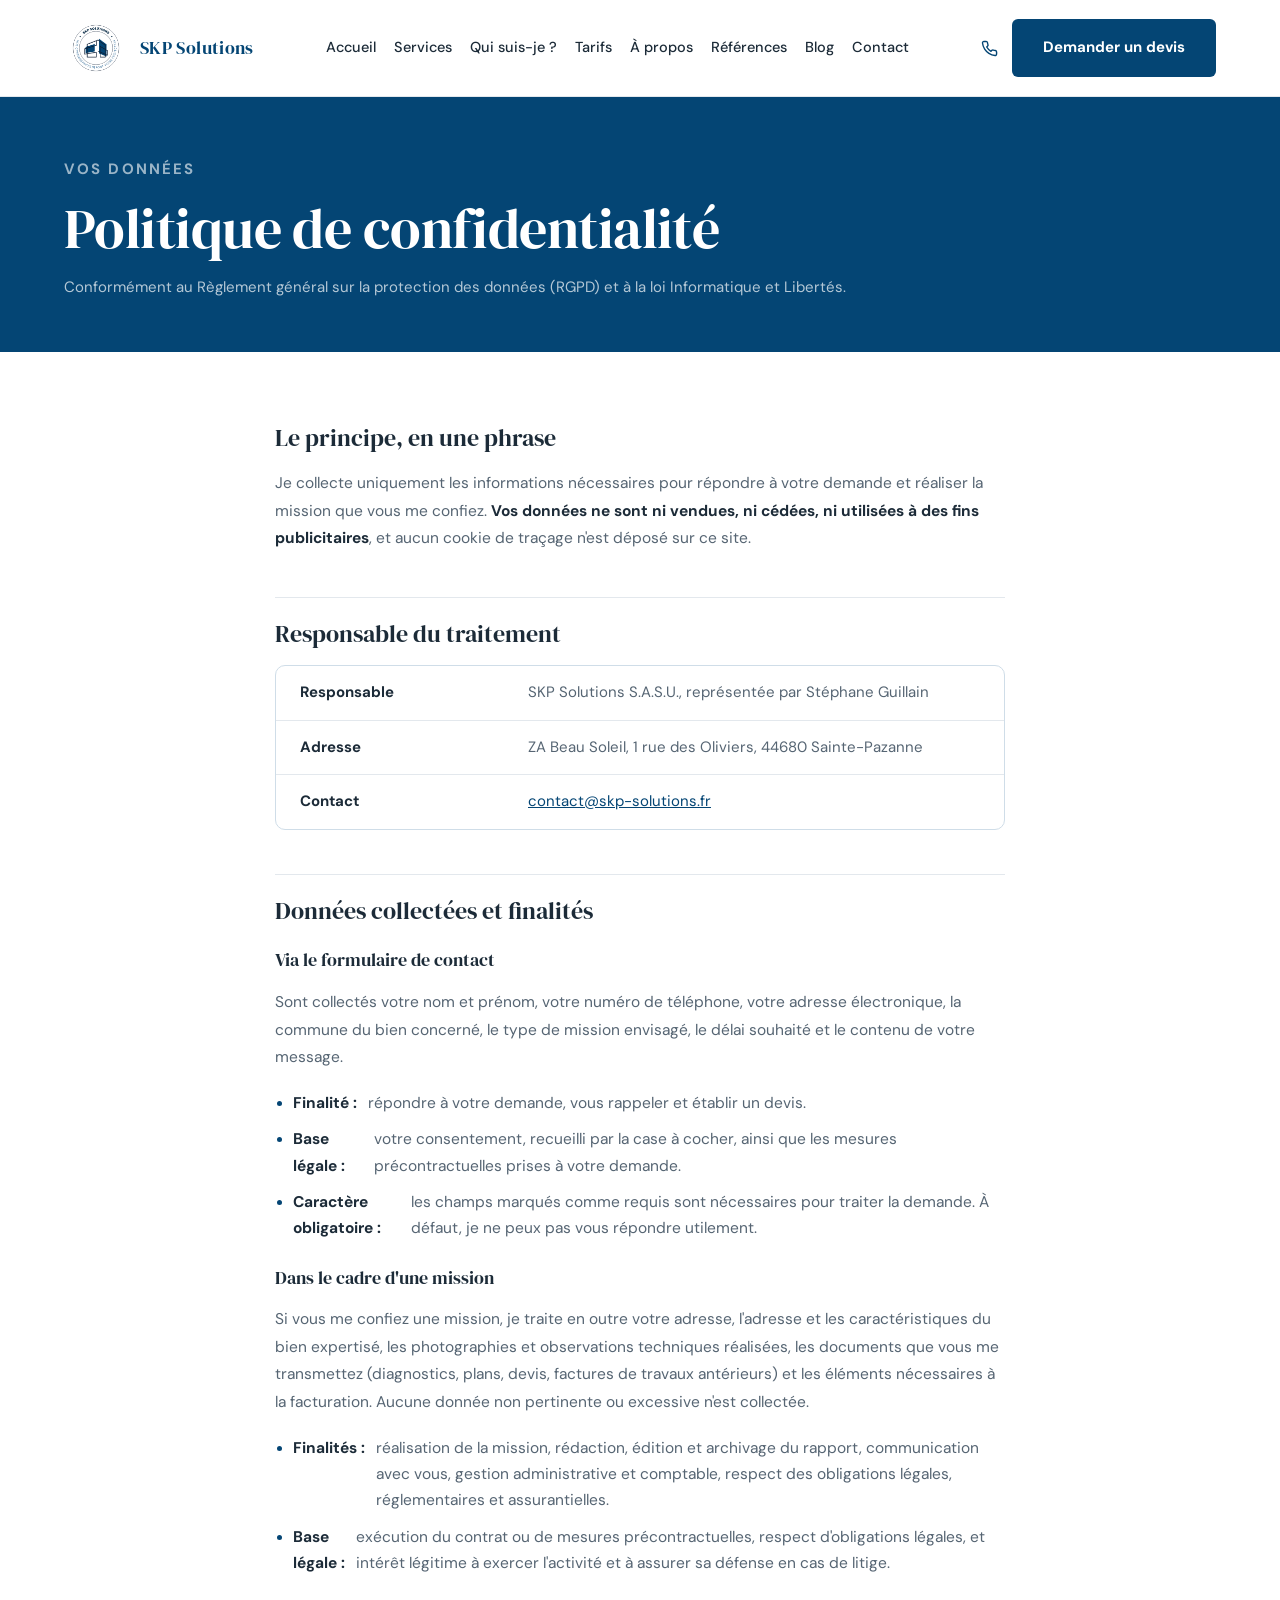
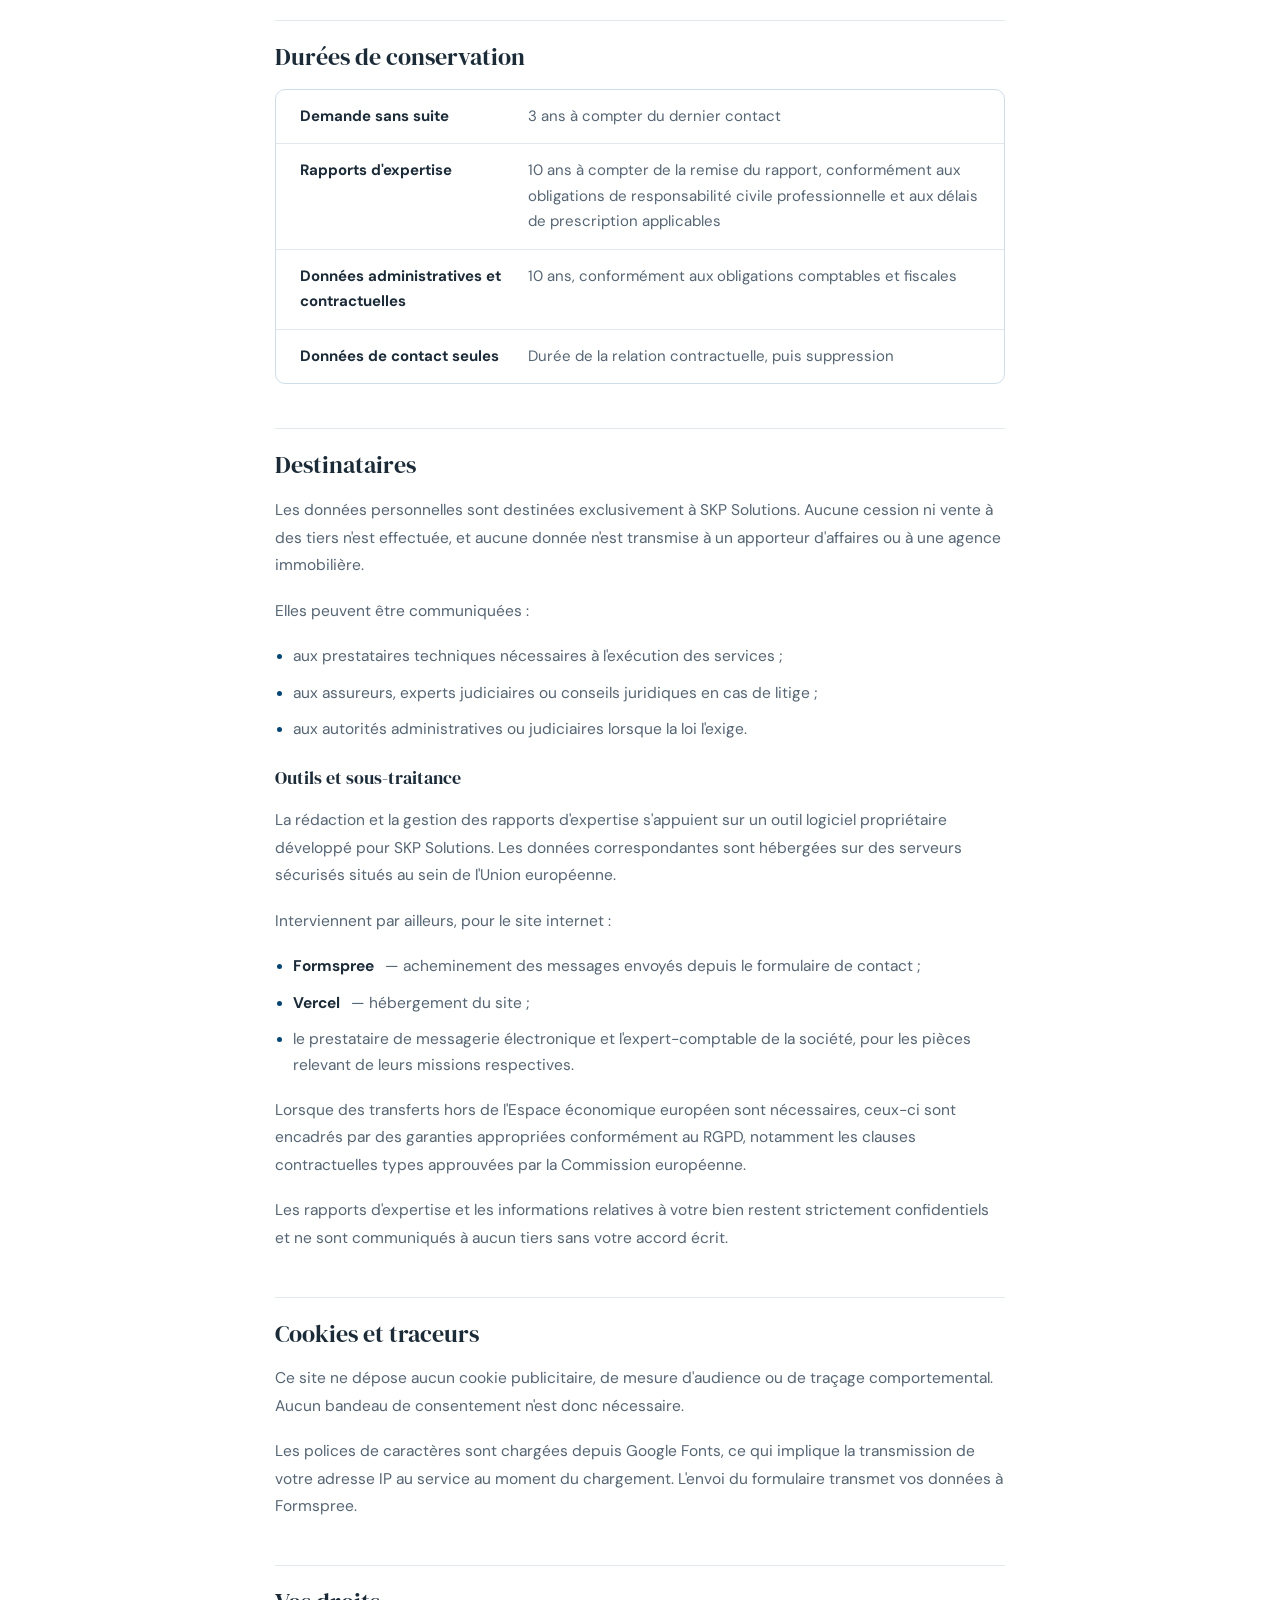
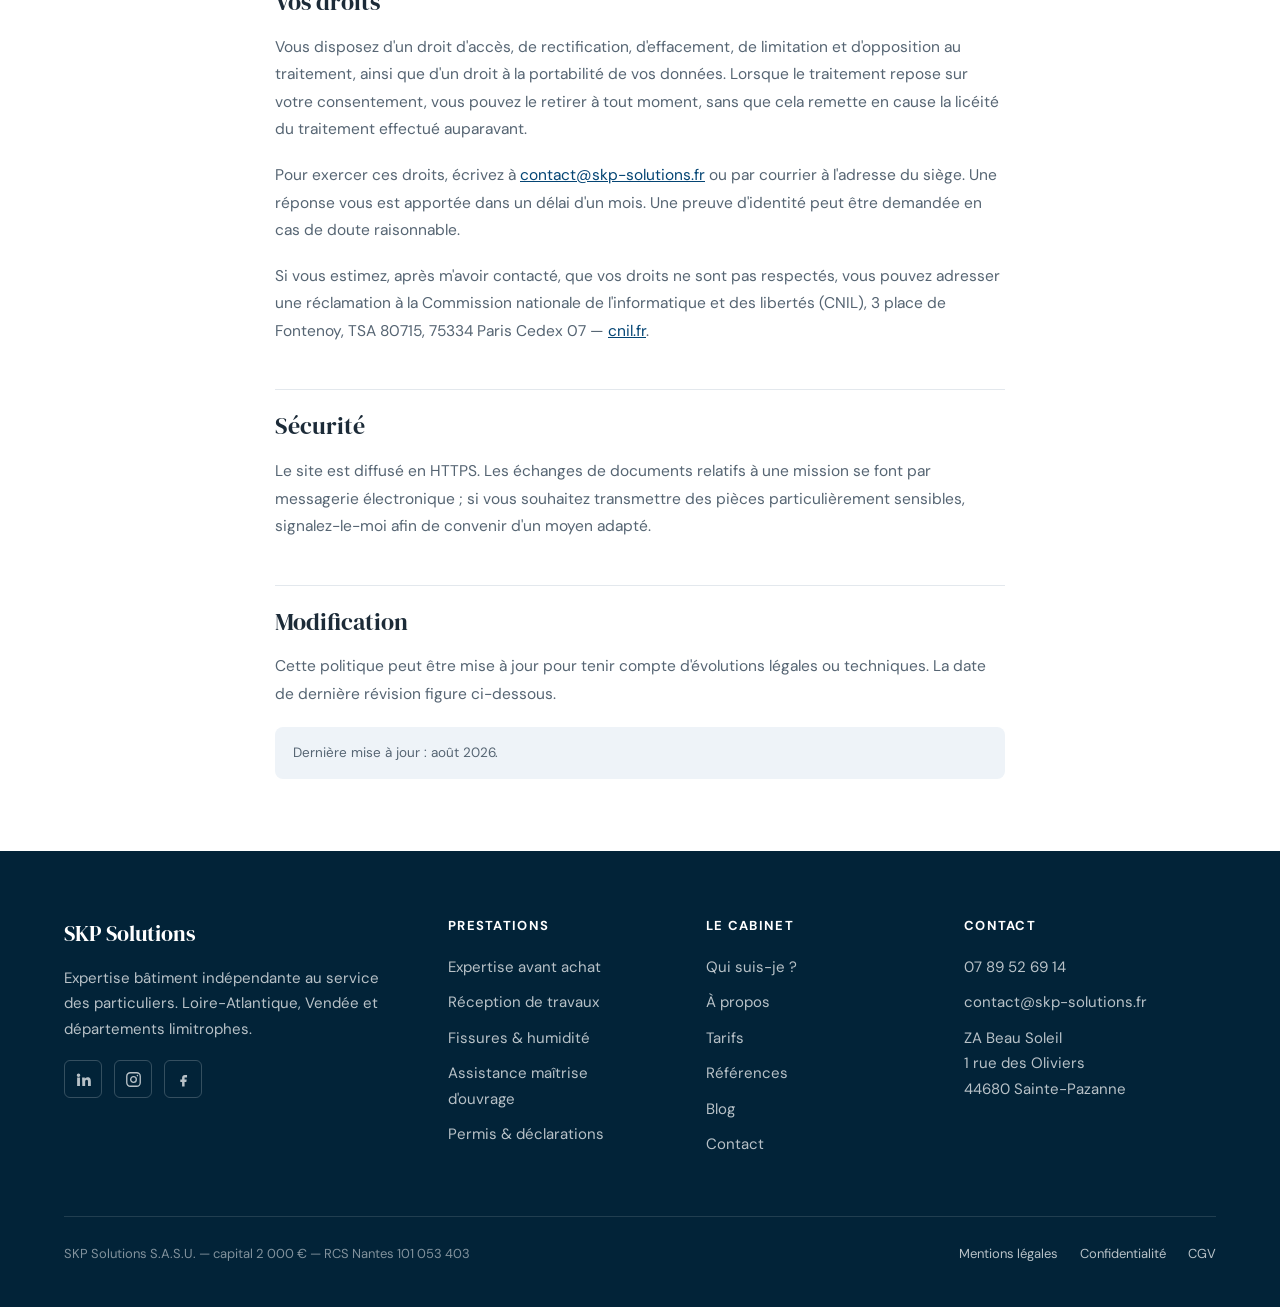
<file: confidentialite.html>
<!DOCTYPE html>
<html lang="fr">
<head>
<meta charset="UTF-8">
<meta name="viewport" content="width=device-width, initial-scale=1">
<title>Politique de confidentialité | SKP Solutions</title>
<meta name="description" content="Comment SKP Solutions traite vos données personnelles : finalités, durées de conservation, destinataires et exercice de vos droits.">
<meta name="robots" content="noindex, follow">
<link rel="canonical" href="https://skp-solutions.fr/confidentialite.html">
<link rel="preconnect" href="https://fonts.googleapis.com">
<link rel="preconnect" href="https://fonts.gstatic.com" crossorigin>
<link href="https://fonts.googleapis.com/css2?family=DM+Sans:wght@400;500;700&family=DM+Serif+Display&display=swap" rel="stylesheet">
<link rel="stylesheet" href="style.css">
</head>
<body>
<a class="saut-contenu" href="#principal">Aller au contenu</a>

<header class="entete">
  <div class="contenu entete__inner">
    <a class="marque" href="index.html">
      <img class="marque__logo" src="assets/logo-skp.png" alt="">
      <span class="marque__nom">SKP Solutions</span>
    </a>
    <nav class="nav" id="nav">
      <a href="index.html">Accueil</a>
      <a href="services.html">Services</a>
      <a href="qui-suis-je.html">Qui suis-je&nbsp;?</a>
      <a href="tarifs.html">Tarifs</a>
      <a href="a-propos.html">À propos</a>
      <a href="references.html">Références</a>
      <a href="blog.html">Blog</a>
      <a href="contact.html">Contact</a>
    </nav>
    <div class="entete__actions">
      <a class="tel-entete" href="tel:+33789526914" aria-label="Appeler le 07 89 52 69 14">
        <svg width="17" height="17" viewBox="0 0 24 24" fill="none" stroke="currentColor" stroke-width="2" stroke-linecap="round" stroke-linejoin="round"><path d="M22 16.92v3a2 2 0 0 1-2.18 2 19.79 19.79 0 0 1-8.63-3.07 19.5 19.5 0 0 1-6-6A19.79 19.79 0 0 1 2.12 4.18 2 2 0 0 1 4.11 2h3a2 2 0 0 1 2 1.72c.13.96.36 1.9.7 2.81a2 2 0 0 1-.45 2.11L8.09 9.91a16 16 0 0 0 6 6l1.27-1.27a2 2 0 0 1 2.11-.45c.9.34 1.85.57 2.81.7A2 2 0 0 1 22 16.92z"/></svg>
      </a>
      <a class="btn btn--plein" href="contact.html">Demander un devis</a>
      <button class="burger" id="burger" aria-label="Ouvrir le menu" aria-expanded="false" aria-controls="nav">
        <svg width="22" height="22" viewBox="0 0 24 24" fill="none" stroke="currentColor" stroke-width="2" stroke-linecap="round"><line x1="3" y1="7" x2="21" y2="7"/><line x1="3" y1="12" x2="21" y2="12"/><line x1="3" y1="17" x2="21" y2="17"/></svg>
      </button>
    </div>
  </div>
</header>

<main id="principal">

<section class="tete-legale">
  <div class="contenu">
    <p class="surtitre">Vos données</p>
    <h1>Politique de confidentialité</h1>
    <p>Conformément au Règlement général sur la protection des données (RGPD) et à la loi Informatique et Libertés.</p>
  </div>
</section>

<div class="contenu legal">

  <h2>Le principe, en une phrase</h2>
  <p>
    Je collecte uniquement les informations nécessaires pour répondre à votre demande et réaliser la mission que vous me confiez. <strong>Vos données ne sont ni vendues, ni cédées, ni utilisées à des fins publicitaires</strong>, et aucun cookie de traçage n'est déposé sur ce site.
  </p>

  <h2>Responsable du traitement</h2>
  <dl>
    <div><dt>Responsable</dt><dd>SKP Solutions S.A.S.U., représentée par Stéphane Guillain</dd></div>
    <div><dt>Adresse</dt><dd>ZA Beau Soleil, 1 rue des Oliviers, 44680 Sainte-Pazanne</dd></div>
    <div><dt>Contact</dt><dd><a href="mailto:contact@skp-solutions.fr">contact@skp-solutions.fr</a></dd></div>
  </dl>

  <h2>Données collectées et finalités</h2>

  <h3>Via le formulaire de contact</h3>
  <p>
    Sont collectés votre nom et prénom, votre numéro de téléphone, votre adresse électronique, la commune du bien concerné, le type de mission envisagé, le délai souhaité et le contenu de votre message.
  </p>
  <ul>
    <li><strong>Finalité&nbsp;:</strong> répondre à votre demande, vous rappeler et établir un devis.</li>
    <li><strong>Base légale&nbsp;:</strong> votre consentement, recueilli par la case à cocher, ainsi que les mesures précontractuelles prises à votre demande.</li>
    <li><strong>Caractère obligatoire&nbsp;:</strong> les champs marqués comme requis sont nécessaires pour traiter la demande. À défaut, je ne peux pas vous répondre utilement.</li>
  </ul>

  <h3>Dans le cadre d'une mission</h3>
  <p>
    Si vous me confiez une mission, je traite en outre votre adresse, l'adresse et les caractéristiques du bien expertisé, les photographies et observations techniques réalisées, les documents que vous me transmettez (diagnostics, plans, devis, factures de travaux antérieurs) et les éléments nécessaires à la facturation. Aucune donnée non pertinente ou excessive n'est collectée.
  </p>
  <ul>
    <li><strong>Finalités&nbsp;:</strong> réalisation de la mission, rédaction, édition et archivage du rapport, communication avec vous, gestion administrative et comptable, respect des obligations légales, réglementaires et assurantielles.</li>
    <li><strong>Base légale&nbsp;:</strong> exécution du contrat ou de mesures précontractuelles, respect d'obligations légales, et intérêt légitime à exercer l'activité et à assurer sa défense en cas de litige.</li>
  </ul>

  <h2>Durées de conservation</h2>
  <dl>
    <div><dt>Demande sans suite</dt><dd>3 ans à compter du dernier contact</dd></div>
    <div><dt>Rapports d'expertise</dt><dd>10 ans à compter de la remise du rapport, conformément aux obligations de responsabilité civile professionnelle et aux délais de prescription applicables</dd></div>
    <div><dt>Données administratives et contractuelles</dt><dd>10 ans, conformément aux obligations comptables et fiscales</dd></div>
    <div><dt>Données de contact seules</dt><dd>Durée de la relation contractuelle, puis suppression</dd></div>
  </dl>

  <h2>Destinataires</h2>
  <p>
    Les données personnelles sont destinées exclusivement à SKP Solutions. Aucune cession ni vente à des tiers n'est effectuée, et aucune donnée n'est transmise à un apporteur d'affaires ou à une agence immobilière.
  </p>
  <p>Elles peuvent être communiquées&nbsp;:</p>
  <ul>
    <li>aux prestataires techniques nécessaires à l'exécution des services&nbsp;;</li>
    <li>aux assureurs, experts judiciaires ou conseils juridiques en cas de litige&nbsp;;</li>
    <li>aux autorités administratives ou judiciaires lorsque la loi l'exige.</li>
  </ul>

  <h3>Outils et sous-traitance</h3>
  <p>
    La rédaction et la gestion des rapports d'expertise s'appuient sur un outil logiciel propriétaire développé pour SKP Solutions. Les données correspondantes sont hébergées sur des serveurs sécurisés situés au sein de l'Union européenne.
  </p>
  <p>Interviennent par ailleurs, pour le site internet&nbsp;:</p>
  <ul>
    <li><strong>Formspree</strong> — acheminement des messages envoyés depuis le formulaire de contact&nbsp;;</li>
    <li><strong>Vercel</strong> — hébergement du site&nbsp;;</li>
    <li>le prestataire de messagerie électronique et l'expert-comptable de la société, pour les pièces relevant de leurs missions respectives.</li>
  </ul>
  <p>
    Lorsque des transferts hors de l'Espace économique européen sont nécessaires, ceux-ci sont encadrés par des garanties appropriées conformément au RGPD, notamment les clauses contractuelles types approuvées par la Commission européenne.
  </p>
  <p>
    Les rapports d'expertise et les informations relatives à votre bien restent strictement confidentiels et ne sont communiqués à aucun tiers sans votre accord écrit.
  </p>

  <h2>Cookies et traceurs</h2>
  <p>
    Ce site ne dépose aucun cookie publicitaire, de mesure d'audience ou de traçage comportemental. Aucun bandeau de consentement n'est donc nécessaire.
  </p>
  <p>
    Les polices de caractères sont chargées depuis Google Fonts, ce qui implique la transmission de votre adresse IP au service au moment du chargement. L'envoi du formulaire transmet vos données à Formspree.
  </p>

  <h2>Vos droits</h2>
  <p>
    Vous disposez d'un droit d'accès, de rectification, d'effacement, de limitation et d'opposition au traitement, ainsi que d'un droit à la portabilité de vos données. Lorsque le traitement repose sur votre consentement, vous pouvez le retirer à tout moment, sans que cela remette en cause la licéité du traitement effectué auparavant.
  </p>
  <p>
    Pour exercer ces droits, écrivez à <a href="mailto:contact@skp-solutions.fr">contact@skp-solutions.fr</a> ou par courrier à l'adresse du siège. Une réponse vous est apportée dans un délai d'un mois. Une preuve d'identité peut être demandée en cas de doute raisonnable.
  </p>
  <p>
    Si vous estimez, après m'avoir contacté, que vos droits ne sont pas respectés, vous pouvez adresser une réclamation à la Commission nationale de l'informatique et des libertés (CNIL), 3 place de Fontenoy, TSA 80715, 75334 Paris Cedex 07 — <a href="https://www.cnil.fr">cnil.fr</a>.
  </p>

  <h2>Sécurité</h2>
  <p>
    Le site est diffusé en HTTPS. Les échanges de documents relatifs à une mission se font par messagerie électronique&nbsp;; si vous souhaitez transmettre des pièces particulièrement sensibles, signalez-le-moi afin de convenir d'un moyen adapté.
  </p>

  <h2>Modification</h2>
  <p>
    Cette politique peut être mise à jour pour tenir compte d'évolutions légales ou techniques. La date de dernière révision figure ci-dessous.
  </p>

  <p class="maj">Dernière mise à jour&nbsp;: août 2026.</p>

</div>
</main>

<footer class="pied">
  <div class="contenu">
    <div class="pied__grille">
      <div>
        <div class="pied__marque">SKP Solutions</div>
        <p>Expertise bâtiment indépendante au service des particuliers. Loire-Atlantique, Vendée et départements limitrophes.</p>
        <div class="reseaux">
          <a href="https://www.linkedin.com/company/skpsolutions/" aria-label="LinkedIn"><svg width="17" height="17" viewBox="0 0 24 24" fill="currentColor"><path d="M4.98 3.5a2.5 2.5 0 1 1 0 5 2.5 2.5 0 0 1 0-5zM3 9h4v12H3zM10 9h3.8v1.7h.05c.53-1 1.83-2.05 3.75-2.05 4 0 4.75 2.6 4.75 6V21h-4v-5.5c0-1.3 0-3-1.85-3s-2.15 1.45-2.15 2.9V21h-4z"/></svg></a>
          <a href="https://www.instagram.com/skp_solutions" aria-label="Instagram"><svg width="17" height="17" viewBox="0 0 24 24" fill="none" stroke="currentColor" stroke-width="1.9"><rect x="2.5" y="2.5" width="19" height="19" rx="5"/><circle cx="12" cy="12" r="4"/><circle cx="17.5" cy="6.5" r="1.1" fill="currentColor" stroke="none"/></svg></a>
          <a href="https://www.facebook.com/share/18JYyt2Jcp/" aria-label="Facebook"><svg width="17" height="17" viewBox="0 0 24 24" fill="currentColor"><path d="M14 9h3V5.5h-3c-2.3 0-4 1.8-4 4V12H7.5v3.5H10V22h3.5v-6.5H16L16.5 12H13.5V9.5c0-.3.2-.5.5-.5z"/></svg></a>
        </div>
      </div>
      <div>
        <p class="pied__titre">Prestations</p>
        <ul>
          <li><a href="services.html#avant-achat">Expertise avant achat</a></li>
          <li><a href="services.html#reception">Réception de travaux</a></li>
          <li><a href="services.html#pathologies">Fissures &amp; humidité</a></li>
          <li><a href="services.html#amo">Assistance maîtrise d'ouvrage</a></li>
          <li><a href="services.html#urbanisme">Permis &amp; déclarations</a></li>
        </ul>
      </div>
      <div>
        <p class="pied__titre">Le cabinet</p>
        <ul>
          <li><a href="qui-suis-je.html">Qui suis-je&nbsp;?</a></li>
          <li><a href="a-propos.html">À propos</a></li>
          <li><a href="tarifs.html">Tarifs</a></li>
          <li><a href="references.html">Références</a></li>
          <li><a href="blog.html">Blog</a></li>
          <li><a href="contact.html">Contact</a></li>
        </ul>
      </div>
      <div>
        <p class="pied__titre">Contact</p>
        <ul>
          <li><a href="tel:+33789526914">07 89 52 69 14</a></li>
          <li><a href="mailto:contact@skp-solutions.fr">contact@skp-solutions.fr</a></li>
          <li>ZA Beau Soleil<br>1 rue des Oliviers<br>44680 Sainte-Pazanne</li>
        </ul>
      </div>
    </div>
    <div class="pied__legal">
      <p>SKP Solutions S.A.S.U. — capital 2 000 € — RCS Nantes 101 053 403</p>
      <ul>
        <li><a href="mentions-legales.html">Mentions légales</a></li>
        <li><a href="confidentialite.html">Confidentialité</a></li>
        <li><a href="cgv.html">CGV</a></li>
      </ul>
    </div>
  </div>
</footer>

<div class="barre-mobile">
  <a class="barre-mobile__tel" href="tel:+33789526914">
    <svg width="17" height="17" viewBox="0 0 24 24" fill="none" stroke="currentColor" stroke-width="2" stroke-linecap="round" stroke-linejoin="round"><path d="M22 16.92v3a2 2 0 0 1-2.18 2 19.79 19.79 0 0 1-8.63-3.07 19.5 19.5 0 0 1-6-6A19.79 19.79 0 0 1 2.12 4.18 2 2 0 0 1 4.11 2h3a2 2 0 0 1 2 1.72c.13.96.36 1.9.7 2.81a2 2 0 0 1-.45 2.11L8.09 9.91a16 16 0 0 0 6 6l1.27-1.27a2 2 0 0 1 2.11-.45c.9.34 1.85.57 2.81.7A2 2 0 0 1 22 16.92z"/></svg>
    Appeler
  </a>
  <a class="barre-mobile__devis" href="contact.html">Demander un devis</a>
</div>

<script>
  (function () {
    var burger = document.getElementById('burger');
    var nav = document.getElementById('nav');
    if (!burger || !nav) return;
    burger.addEventListener('click', function () {
      var ouvert = nav.getAttribute('data-ouvert') === 'true';
      nav.setAttribute('data-ouvert', String(!ouvert));
      burger.setAttribute('aria-expanded', String(!ouvert));
    });
    nav.addEventListener('click', function (e) {
      if (e.target.tagName === 'A') { nav.setAttribute('data-ouvert', 'false'); burger.setAttribute('aria-expanded','false'); }
    });
  })();
</script>

</body>
</html>
</file>
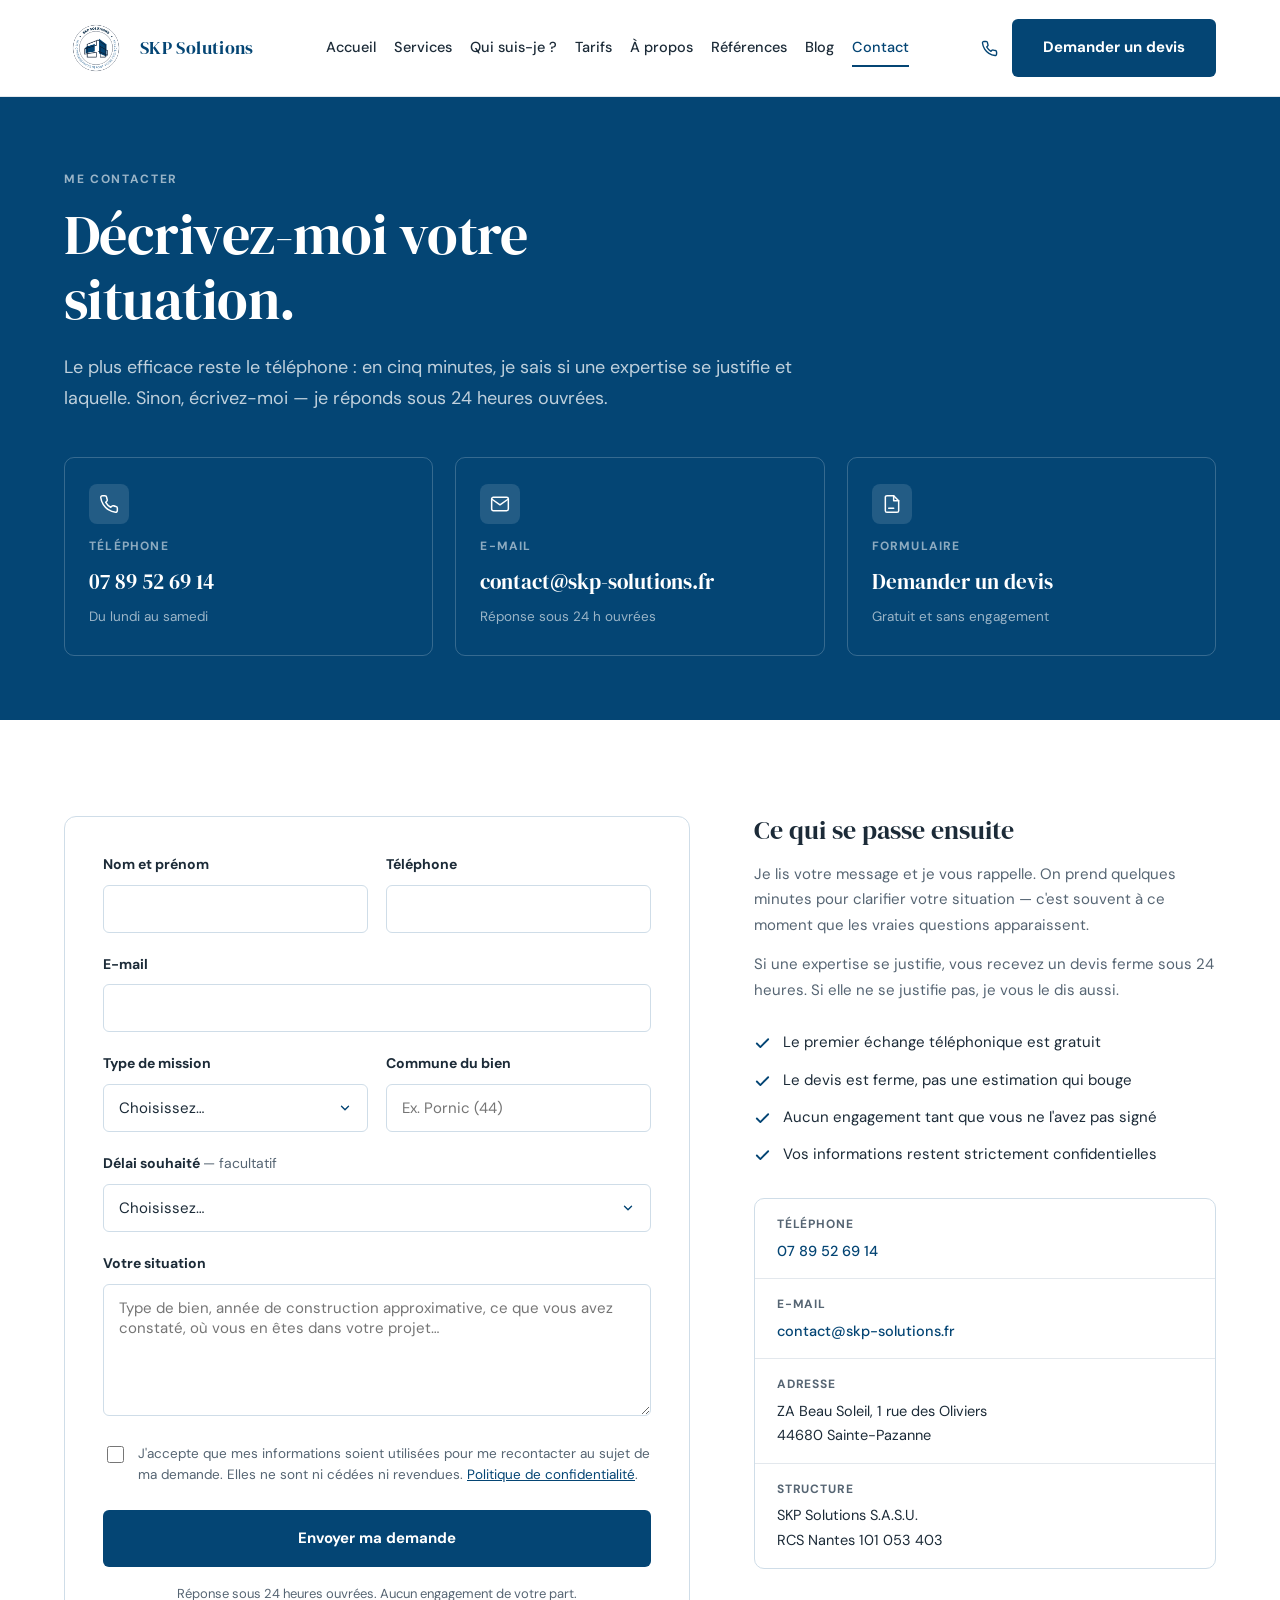
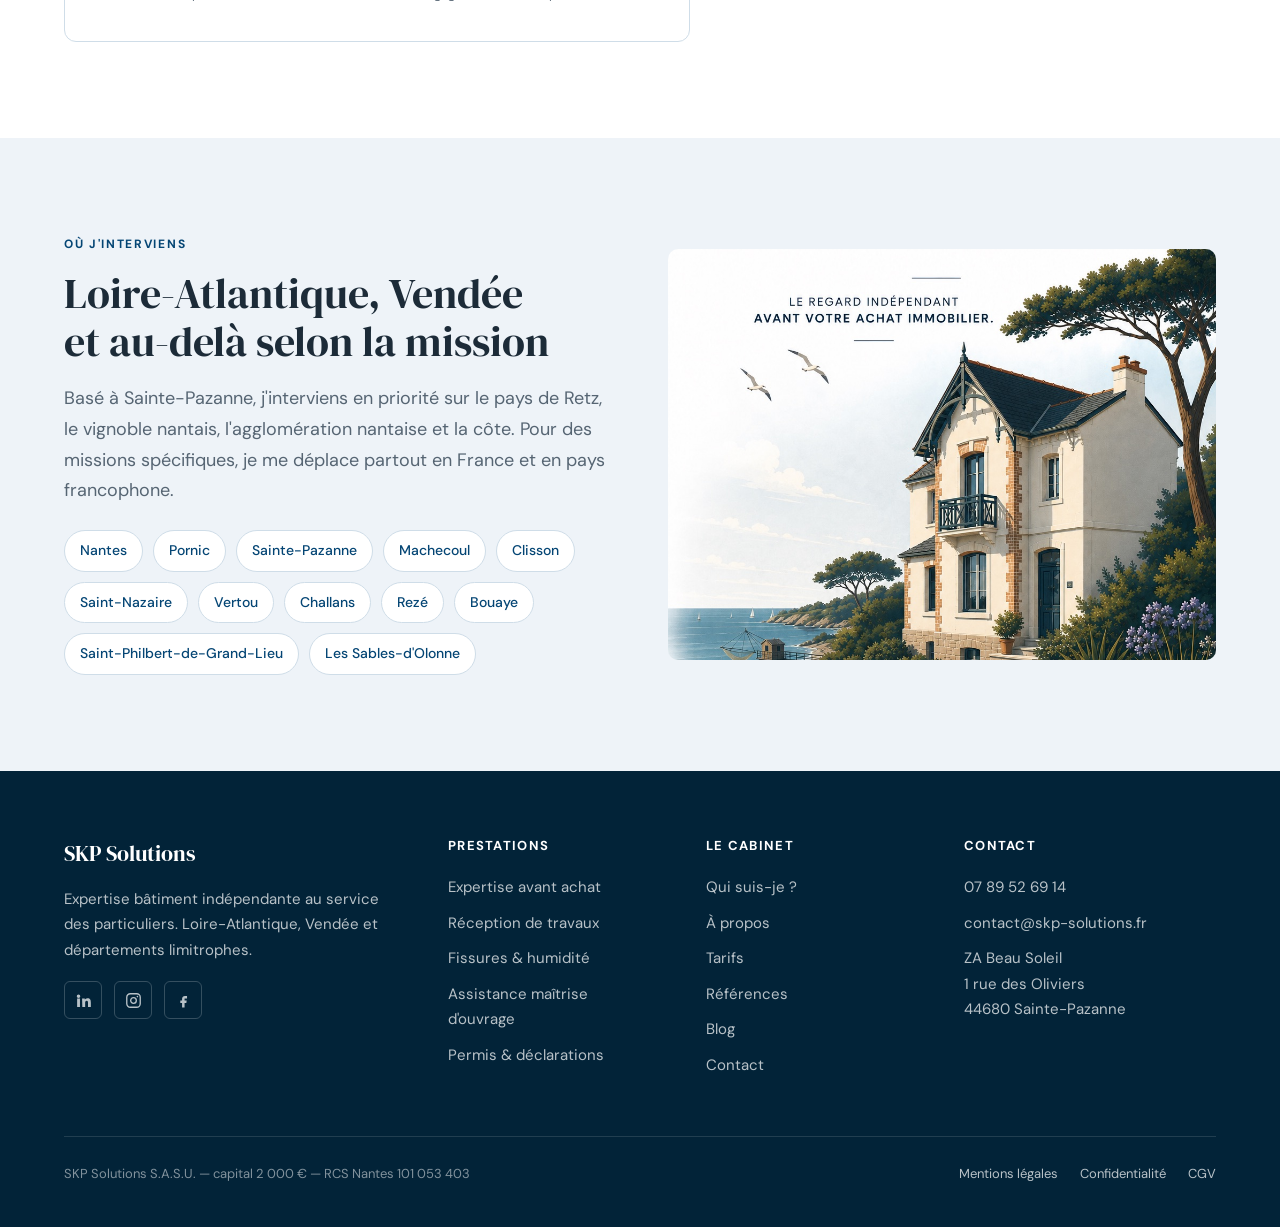
<file: contact.html>
<!DOCTYPE html>
<html lang="fr">
<head>
<meta charset="UTF-8">
<meta name="viewport" content="width=device-width, initial-scale=1">
<title>Me contacter — devis sous 24 h | SKP Solutions</title>
<meta name="description" content="Contactez Stéphane Guillain, expert bâtiment indépendant à Sainte-Pazanne. Échange téléphonique gratuit, devis ferme sous 24 h, sans engagement.">
<link rel="canonical" href="https://skp-solutions.fr/contact.html">
<meta property="og:type" content="website">
<meta property="og:locale" content="fr_FR">
<meta property="og:site_name" content="SKP Solutions">
<meta property="og:title" content="Me contacter — devis sous 24 h | SKP Solutions">
<meta property="og:description" content="Échange téléphonique gratuit, devis ferme sous 24 h, sans engagement.">
<meta property="og:url" content="https://skp-solutions.fr/contact.html">
<meta property="og:image" content="https://skp-solutions.fr/assets/apercu-social.jpg">
<meta name="twitter:card" content="summary_large_image">

<link rel="preconnect" href="https://fonts.googleapis.com">
<link rel="preconnect" href="https://fonts.gstatic.com" crossorigin>
<link href="https://fonts.googleapis.com/css2?family=DM+Sans:wght@400;500;700&family=DM+Serif+Display&display=swap" rel="stylesheet">
<link rel="stylesheet" href="style.css">

<style>
/* ===== Styles propres à la page Contact ===== */

/* -- Bandeau -- */
.tete-page { background: var(--bleu); color: var(--blanc); padding-block: 72px 64px; }
.tete-page h1 { max-width: 17ch; margin-bottom: 20px; }
.tete-page .chapo { color: rgba(255,255,255,0.75); }
.tete-page .surtitre { color: rgba(255,255,255,0.6); }

/* -- Voies de contact directes -- */
.voies { display: grid; grid-template-columns: repeat(3, 1fr); gap: 22px; margin-top: 44px; }
.voie {
  display: flex;
  flex-direction: column;
  gap: 12px;
  padding: 26px 24px;
  border: 1px solid rgba(255,255,255,0.2);
  border-radius: 10px;
  text-decoration: none;
  color: var(--blanc);
  transition: border-color .18s ease, background .18s ease;
}
.voie:hover { border-color: var(--blanc); background: rgba(255,255,255,0.07); }
.voie__icone {
  width: 40px; height: 40px;
  border-radius: 8px;
  background: rgba(255,255,255,0.12);
  display: grid;
  place-items: center;
}
.voie__lib { font-size: 12px; font-weight: 700; letter-spacing: 0.1em; text-transform: uppercase; color: rgba(255,255,255,0.55); }
.voie__val { font-family: var(--titre); font-size: 21px; line-height: 1.2; }
.voie__note { font-size: 13.5px; color: rgba(255,255,255,0.6); }

/* -- Formulaire -- */
.zone-form { display: grid; grid-template-columns: 1.15fr 0.85fr; gap: 64px; align-items: start; }

.form-carte {
  border: 1px solid var(--bleu-trait);
  border-radius: 12px;
  padding: 36px 38px;
  background: var(--blanc);
}
.champ { margin-bottom: 20px; }
.champ label {
  display: block;
  font-size: 14px;
  font-weight: 700;
  margin-bottom: 8px;
}
.champ label span { font-weight: 400; color: var(--texte-doux); }

.champ input,
.champ select,
.champ textarea {
  width: 100%;
  font-family: var(--corps);
  font-size: 15px;
  color: var(--texte);
  background: var(--blanc);
  border: 1px solid var(--bleu-trait);
  border-radius: 6px;
  padding: 13px 15px;
  transition: border-color .15s ease, box-shadow .15s ease;
}
.champ input:focus,
.champ select:focus,
.champ textarea:focus {
  outline: none;
  border-color: var(--bleu);
  box-shadow: 0 0 0 3px rgba(4,69,116,0.1);
}
.champ textarea { min-height: 132px; resize: vertical; }
.champ select { appearance: none; background-image: url("data:image/svg+xml,%3Csvg xmlns='http://www.w3.org/2000/svg' width='14' height='14' viewBox='0 0 24 24' fill='none' stroke='%23044574' stroke-width='2.4' stroke-linecap='round' stroke-linejoin='round'%3E%3Cpolyline points='6 9 12 15 18 9'/%3E%3C/svg%3E"); background-repeat: no-repeat; background-position: right 15px center; padding-right: 42px; }

.duo { display: grid; grid-template-columns: 1fr 1fr; gap: 18px; }

.consentement {
  display: flex;
  gap: 11px;
  align-items: flex-start;
  font-size: 13.5px;
  color: var(--texte-doux);
  line-height: 1.55;
  margin-bottom: 24px;
}
.consentement input { width: 17px; height: 17px; flex: 0 0 auto; margin-top: 2px; accent-color: var(--bleu); }
.consentement a { color: var(--bleu); }

.form-note {
  font-size: 13px;
  color: var(--texte-doux);
  margin-top: 16px;
  text-align: center;
}

/* -- Colonne latérale -- */
.aparte { position: sticky; top: 110px; }
.aparte h2 { font-size: 26px; margin-bottom: 16px; }
.aparte p { color: var(--texte-doux); font-size: 15px; }
.aparte p + p { margin-top: 14px; }

.attentes { margin-top: 28px; display: grid; gap: 14px; }
.attentes li { display: flex; gap: 12px; align-items: flex-start; font-size: 15px; line-height: 1.55; }
.attentes svg { flex: 0 0 auto; margin-top: 4px; }

.encart-infos {
  margin-top: 32px;
  border: 1px solid var(--bleu-trait);
  border-radius: 10px;
  overflow: hidden;
  background: var(--blanc);
}
.encart-infos__ligne {
  padding: 15px 22px;
  border-bottom: 1px solid var(--ligne);
  font-size: 14.5px;
}
.encart-infos__ligne:last-child { border-bottom: none; }
.encart-infos__cle { font-size: 12px; font-weight: 700; letter-spacing: 0.08em; text-transform: uppercase; color: var(--texte-doux); margin-bottom: 4px; }
.encart-infos a { color: var(--bleu); text-decoration: none; font-weight: 500; }
.encart-infos a:hover { text-decoration: underline; }

/* -- Secteur -- */
.secteur__grille { display: grid; grid-template-columns: 1fr 1fr; gap: 56px; align-items: center; }
.villes { display: flex; flex-wrap: wrap; gap: 10px; margin-top: 24px; }
.villes li {
  font-size: 14px;
  font-weight: 500;
  padding: 8px 15px;
  border: 1px solid var(--bleu-trait);
  border-radius: 100px;
  background: var(--blanc);
  color: var(--bleu);
}

/* -- Responsive -- */
@media (max-width: 980px) {
  .voies { grid-template-columns: 1fr; gap: 14px; }
  .zone-form { grid-template-columns: 1fr; gap: 40px; }
  .aparte { position: static; }
  .form-carte { padding: 28px 24px; }
  .secteur__grille { grid-template-columns: 1fr; gap: 32px; }
}
@media (max-width: 560px) {
  .duo { grid-template-columns: 1fr; gap: 0; }
}
</style>
</head>

<body>
<a class="saut-contenu" href="#principal">Aller au contenu</a>

<!-- ============ EN-TÊTE ============ -->
<header class="entete">
  <div class="contenu entete__inner">
    <a class="marque" href="index.html">
      <img class="marque__logo" src="assets/logo-skp.png" alt="">
      <span class="marque__nom">SKP Solutions</span>
    </a>

    <nav class="nav" id="nav">
      <a href="index.html">Accueil</a>
      <a href="services.html">Services</a>
      <a href="qui-suis-je.html">Qui suis-je&nbsp;?</a>
      <a href="tarifs.html">Tarifs</a>
      <a href="a-propos.html">À propos</a>
      <a href="references.html">Références</a>
      <a href="blog.html">Blog</a>
      <a href="contact.html" aria-current="page">Contact</a>
    </nav>

    <div class="entete__actions">
      <a class="tel-entete" href="tel:+33789526914" aria-label="Appeler le 07 89 52 69 14">
        <svg width="17" height="17" viewBox="0 0 24 24" fill="none" stroke="currentColor" stroke-width="2" stroke-linecap="round" stroke-linejoin="round"><path d="M22 16.92v3a2 2 0 0 1-2.18 2 19.79 19.79 0 0 1-8.63-3.07 19.5 19.5 0 0 1-6-6A19.79 19.79 0 0 1 2.12 4.18 2 2 0 0 1 4.11 2h3a2 2 0 0 1 2 1.72c.13.96.36 1.9.7 2.81a2 2 0 0 1-.45 2.11L8.09 9.91a16 16 0 0 0 6 6l1.27-1.27a2 2 0 0 1 2.11-.45c.9.34 1.85.57 2.81.7A2 2 0 0 1 22 16.92z"/></svg>
      </a>
      <a class="btn btn--plein" href="#formulaire">Demander un devis</a>
      <button class="burger" id="burger" aria-label="Ouvrir le menu" aria-expanded="false" aria-controls="nav">
        <svg width="22" height="22" viewBox="0 0 24 24" fill="none" stroke="currentColor" stroke-width="2" stroke-linecap="round"><line x1="3" y1="7" x2="21" y2="7"/><line x1="3" y1="12" x2="21" y2="12"/><line x1="3" y1="17" x2="21" y2="17"/></svg>
      </button>
    </div>
  </div>
</header>

<main id="principal">

<!-- ============ BANDEAU ============ -->
<section class="tete-page">
  <div class="contenu">
    <p class="surtitre">Me contacter</p>
    <h1>Décrivez-moi votre situation.</h1>
    <p class="chapo">
      Le plus efficace reste le téléphone&nbsp;: en cinq minutes, je sais si une expertise se justifie et laquelle. Sinon, écrivez-moi&nbsp;— je réponds sous 24 heures ouvrées.
    </p>

    <div class="voies">
      <a class="voie" href="tel:+33789526914">
        <span class="voie__icone">
          <svg width="20" height="20" viewBox="0 0 24 24" fill="none" stroke="#fff" stroke-width="1.8" stroke-linecap="round" stroke-linejoin="round"><path d="M22 16.92v3a2 2 0 0 1-2.18 2 19.79 19.79 0 0 1-8.63-3.07 19.5 19.5 0 0 1-6-6A19.79 19.79 0 0 1 2.12 4.18 2 2 0 0 1 4.11 2h3a2 2 0 0 1 2 1.72c.13.96.36 1.9.7 2.81a2 2 0 0 1-.45 2.11L8.09 9.91a16 16 0 0 0 6 6l1.27-1.27a2 2 0 0 1 2.11-.45c.9.34 1.85.57 2.81.7A2 2 0 0 1 22 16.92z"/></svg>
        </span>
        <span class="voie__lib">Téléphone</span>
        <span class="voie__val">07 89 52 69 14</span>
        <span class="voie__note">Du lundi au samedi</span>
      </a>

      <a class="voie" href="mailto:contact@skp-solutions.fr">
        <span class="voie__icone">
          <svg width="20" height="20" viewBox="0 0 24 24" fill="none" stroke="#fff" stroke-width="1.8" stroke-linecap="round" stroke-linejoin="round"><rect x="2" y="4" width="20" height="16" rx="2"/><polyline points="22 6 12 13 2 6"/></svg>
        </span>
        <span class="voie__lib">E-mail</span>
        <span class="voie__val">contact@skp-solutions.fr</span>
        <span class="voie__note">Réponse sous 24 h ouvrées</span>
      </a>

      <a class="voie" href="#formulaire">
        <span class="voie__icone">
          <svg width="20" height="20" viewBox="0 0 24 24" fill="none" stroke="#fff" stroke-width="1.8" stroke-linecap="round" stroke-linejoin="round"><path d="M14 2H6a2 2 0 0 0-2 2v16a2 2 0 0 0 2 2h12a2 2 0 0 0 2-2V8z"/><polyline points="14 2 14 8 20 8"/><line x1="8" y1="17" x2="14" y2="17"/></svg>
        </span>
        <span class="voie__lib">Formulaire</span>
        <span class="voie__val">Demander un devis</span>
        <span class="voie__note">Gratuit et sans engagement</span>
      </a>
    </div>
  </div>
</section>

<!-- ============ FORMULAIRE ============ -->
<section class="bloc" id="formulaire">
  <div class="contenu zone-form">

    <div class="form-carte">
      <!-- Formulaire relié au compte Formspree de SKP Solutions -->
      <form action="https://formspree.io/f/xvkpanpl" method="POST">

        <div class="duo">
          <div class="champ">
            <label for="nom">Nom et prénom</label>
            <input type="text" id="nom" name="nom" autocomplete="name" required>
          </div>
          <div class="champ">
            <label for="tel">Téléphone</label>
            <input type="tel" id="tel" name="telephone" autocomplete="tel" required>
          </div>
        </div>

        <div class="champ">
          <label for="email">E-mail</label>
          <input type="email" id="email" name="email" autocomplete="email" required>
        </div>

        <div class="duo">
          <div class="champ">
            <label for="mission">Type de mission</label>
            <select id="mission" name="mission" required>
              <option value="">Choisissez…</option>
              <option>Expertise avant achat</option>
              <option>Réception de travaux</option>
              <option>Fissures ou humidité</option>
              <option>Assistance à maîtrise d'ouvrage</option>
              <option>Permis ou déclaration préalable</option>
              <option>Je ne sais pas encore</option>
            </select>
          </div>
          <div class="champ">
            <label for="commune">Commune du bien</label>
            <input type="text" id="commune" name="commune" placeholder="Ex. Pornic (44)" required>
          </div>
        </div>

        <div class="champ">
          <label for="delai">Délai souhaité <span>— facultatif</span></label>
          <select id="delai" name="delai">
            <option value="">Choisissez…</option>
            <option>Urgent — délai de rétractation en cours</option>
            <option>Sous 15 jours</option>
            <option>Dans le mois</option>
            <option>Pas de contrainte particulière</option>
          </select>
        </div>

        <div class="champ">
          <label for="message">Votre situation</label>
          <textarea id="message" name="message" placeholder="Type de bien, année de construction approximative, ce que vous avez constaté, où vous en êtes dans votre projet…" required></textarea>
        </div>

        <label class="consentement">
          <input type="checkbox" name="consentement" required>
          <span>J'accepte que mes informations soient utilisées pour me recontacter au sujet de ma demande. Elles ne sont ni cédées ni revendues. <a href="confidentialite.html">Politique de confidentialité</a>.</span>
        </label>

        <button type="submit" class="btn btn--plein" style="width:100%;justify-content:center;">Envoyer ma demande</button>

        <p class="form-note">Réponse sous 24 heures ouvrées. Aucun engagement de votre part.</p>
      </form>
    </div>

    <aside class="aparte">
      <h2>Ce qui se passe ensuite</h2>
      <p>
        Je lis votre message et je vous rappelle. On prend quelques minutes pour clarifier votre situation&nbsp;— c'est souvent à ce moment que les vraies questions apparaissent.
      </p>
      <p>
        Si une expertise se justifie, vous recevez un devis ferme sous 24 heures. Si elle ne se justifie pas, je vous le dis aussi.
      </p>

      <ul class="attentes">
        <li>
          <svg width="17" height="17" viewBox="0 0 24 24" fill="none" stroke="#044574" stroke-width="2.6" stroke-linecap="round" stroke-linejoin="round"><polyline points="20 6 9 17 4 12"/></svg>
          Le premier échange téléphonique est gratuit
        </li>
        <li>
          <svg width="17" height="17" viewBox="0 0 24 24" fill="none" stroke="#044574" stroke-width="2.6" stroke-linecap="round" stroke-linejoin="round"><polyline points="20 6 9 17 4 12"/></svg>
          Le devis est ferme, pas une estimation qui bouge
        </li>
        <li>
          <svg width="17" height="17" viewBox="0 0 24 24" fill="none" stroke="#044574" stroke-width="2.6" stroke-linecap="round" stroke-linejoin="round"><polyline points="20 6 9 17 4 12"/></svg>
          Aucun engagement tant que vous ne l'avez pas signé
        </li>
        <li>
          <svg width="17" height="17" viewBox="0 0 24 24" fill="none" stroke="#044574" stroke-width="2.6" stroke-linecap="round" stroke-linejoin="round"><polyline points="20 6 9 17 4 12"/></svg>
          Vos informations restent strictement confidentielles
        </li>
      </ul>

      <div class="encart-infos">
        <div class="encart-infos__ligne">
          <div class="encart-infos__cle">Téléphone</div>
          <a href="tel:+33789526914">07 89 52 69 14</a>
        </div>
        <div class="encart-infos__ligne">
          <div class="encart-infos__cle">E-mail</div>
          <a href="mailto:contact@skp-solutions.fr">contact@skp-solutions.fr</a>
        </div>
        <div class="encart-infos__ligne">
          <div class="encart-infos__cle">Adresse</div>
          ZA Beau Soleil, 1 rue des Oliviers<br>44680 Sainte-Pazanne
        </div>
        <div class="encart-infos__ligne">
          <div class="encart-infos__cle">Structure</div>
          SKP Solutions S.A.S.U.<br>RCS Nantes 101 053 403
        </div>
      </div>
    </aside>
  </div>
</section>

<!-- ============ SECTEUR ============ -->
<section class="bloc bloc--lavis">
  <div class="contenu secteur__grille">
    <div>
      <p class="surtitre">Où j'interviens</p>
      <h2>Loire-Atlantique, Vendée<br>et au-delà selon la mission</h2>
      <p class="chapo">
        Basé à Sainte-Pazanne, j'interviens en priorité sur le pays de Retz, le vignoble nantais, l'agglomération nantaise et la côte. Pour des missions spécifiques, je me déplace partout en France et en pays francophone.
      </p>
      <ul class="villes">
        <li>Nantes</li><li>Pornic</li><li>Sainte-Pazanne</li><li>Machecoul</li>
        <li>Clisson</li><li>Saint-Nazaire</li><li>Vertou</li><li>Challans</li>
        <li>Rezé</li><li>Bouaye</li><li>Saint-Philbert-de-Grand-Lieu</li><li>Les Sables-d'Olonne</li>
      </ul>
    </div>
    <div>
      <img src="assets/secteur.jpg" alt="Bâti traditionnel du pays de Retz" style="width:100%;aspect-ratio:4/3;object-fit:cover;border-radius:10px;">
    </div>
  </div>
</section>

</main>

<!-- ============ PIED DE PAGE ============ -->
<footer class="pied">
  <div class="contenu">
    <div class="pied__grille">
      <div>
        <div class="pied__marque">SKP Solutions</div>
        <p>Expertise bâtiment indépendante au service des particuliers. Loire-Atlantique, Vendée et départements limitrophes.</p>
        <div class="reseaux">
          <a href="https://www.linkedin.com/company/skpsolutions/" aria-label="LinkedIn">
            <svg width="17" height="17" viewBox="0 0 24 24" fill="currentColor"><path d="M4.98 3.5a2.5 2.5 0 1 1 0 5 2.5 2.5 0 0 1 0-5zM3 9h4v12H3zM10 9h3.8v1.7h.05c.53-1 1.83-2.05 3.75-2.05 4 0 4.75 2.6 4.75 6V21h-4v-5.5c0-1.3 0-3-1.85-3s-2.15 1.45-2.15 2.9V21h-4z"/></svg>
          </a>
          <a href="https://www.instagram.com/skp_solutions" aria-label="Instagram">
            <svg width="17" height="17" viewBox="0 0 24 24" fill="none" stroke="currentColor" stroke-width="1.9"><rect x="2.5" y="2.5" width="19" height="19" rx="5"/><circle cx="12" cy="12" r="4"/><circle cx="17.5" cy="6.5" r="1.1" fill="currentColor" stroke="none"/></svg>
          </a>
          <a href="https://www.facebook.com/share/18JYyt2Jcp/" aria-label="Facebook">
            <svg width="17" height="17" viewBox="0 0 24 24" fill="currentColor"><path d="M14 9h3V5.5h-3c-2.3 0-4 1.8-4 4V12H7.5v3.5H10V22h3.5v-6.5H16L16.5 12H13.5V9.5c0-.3.2-.5.5-.5z"/></svg>
          </a>
        </div>
      </div>

      <div>
        <p class="pied__titre">Prestations</p>
        <ul>
          <li><a href="services.html#avant-achat">Expertise avant achat</a></li>
          <li><a href="services.html#reception">Réception de travaux</a></li>
          <li><a href="services.html#pathologies">Fissures &amp; humidité</a></li>
          <li><a href="services.html#amo">Assistance maîtrise d'ouvrage</a></li>
          <li><a href="services.html#urbanisme">Permis &amp; déclarations</a></li>
        </ul>
      </div>

      <div>
        <p class="pied__titre">Le cabinet</p>
        <ul>
          <li><a href="qui-suis-je.html">Qui suis-je&nbsp;?</a></li>
          <li><a href="a-propos.html">À propos</a></li>
          <li><a href="tarifs.html">Tarifs</a></li>
          <li><a href="references.html">Références</a></li>
          <li><a href="blog.html">Blog</a></li>
          <li><a href="contact.html">Contact</a></li>
        </ul>
      </div>

      <div>
        <p class="pied__titre">Contact</p>
        <ul>
          <li><a href="tel:+33789526914">07 89 52 69 14</a></li>
          <li><a href="mailto:contact@skp-solutions.fr">contact@skp-solutions.fr</a></li>
          <li>ZA Beau Soleil<br>1 rue des Oliviers<br>44680 Sainte-Pazanne</li>
        </ul>
      </div>
    </div>

    <div class="pied__legal">
      <p>SKP Solutions S.A.S.U. — capital 2 000 € — RCS Nantes 101 053 403</p>
      <ul>
        <li><a href="mentions-legales.html">Mentions légales</a></li>
        <li><a href="confidentialite.html">Confidentialité</a></li>
        <li><a href="cgv.html">CGV</a></li>
      </ul>
    </div>
  </div>
</footer>

<!-- Barre de contact fixe (mobile) -->
<div class="barre-mobile">
  <a class="barre-mobile__tel" href="tel:+33789526914">
    <svg width="17" height="17" viewBox="0 0 24 24" fill="none" stroke="currentColor" stroke-width="2" stroke-linecap="round" stroke-linejoin="round"><path d="M22 16.92v3a2 2 0 0 1-2.18 2 19.79 19.79 0 0 1-8.63-3.07 19.5 19.5 0 0 1-6-6A19.79 19.79 0 0 1 2.12 4.18 2 2 0 0 1 4.11 2h3a2 2 0 0 1 2 1.72c.13.96.36 1.9.7 2.81a2 2 0 0 1-.45 2.11L8.09 9.91a16 16 0 0 0 6 6l1.27-1.27a2 2 0 0 1 2.11-.45c.9.34 1.85.57 2.81.7A2 2 0 0 1 22 16.92z"/></svg>
    Appeler
  </a>
  <a class="barre-mobile__devis" href="#formulaire">Demander un devis</a>
</div>

<script>
  (function () {
    var burger = document.getElementById('burger');
    var nav = document.getElementById('nav');
    if (!burger || !nav) return;
    burger.addEventListener('click', function () {
      var ouvert = nav.getAttribute('data-ouvert') === 'true';
      nav.setAttribute('data-ouvert', String(!ouvert));
      burger.setAttribute('aria-expanded', String(!ouvert));
      burger.setAttribute('aria-label', ouvert ? 'Ouvrir le menu' : 'Fermer le menu');
    });
    nav.addEventListener('click', function (e) {
      if (e.target.tagName === 'A') {
        nav.setAttribute('data-ouvert', 'false');
        burger.setAttribute('aria-expanded', 'false');
      }
    });
  })();
</script>

</body>
</html>
</file>
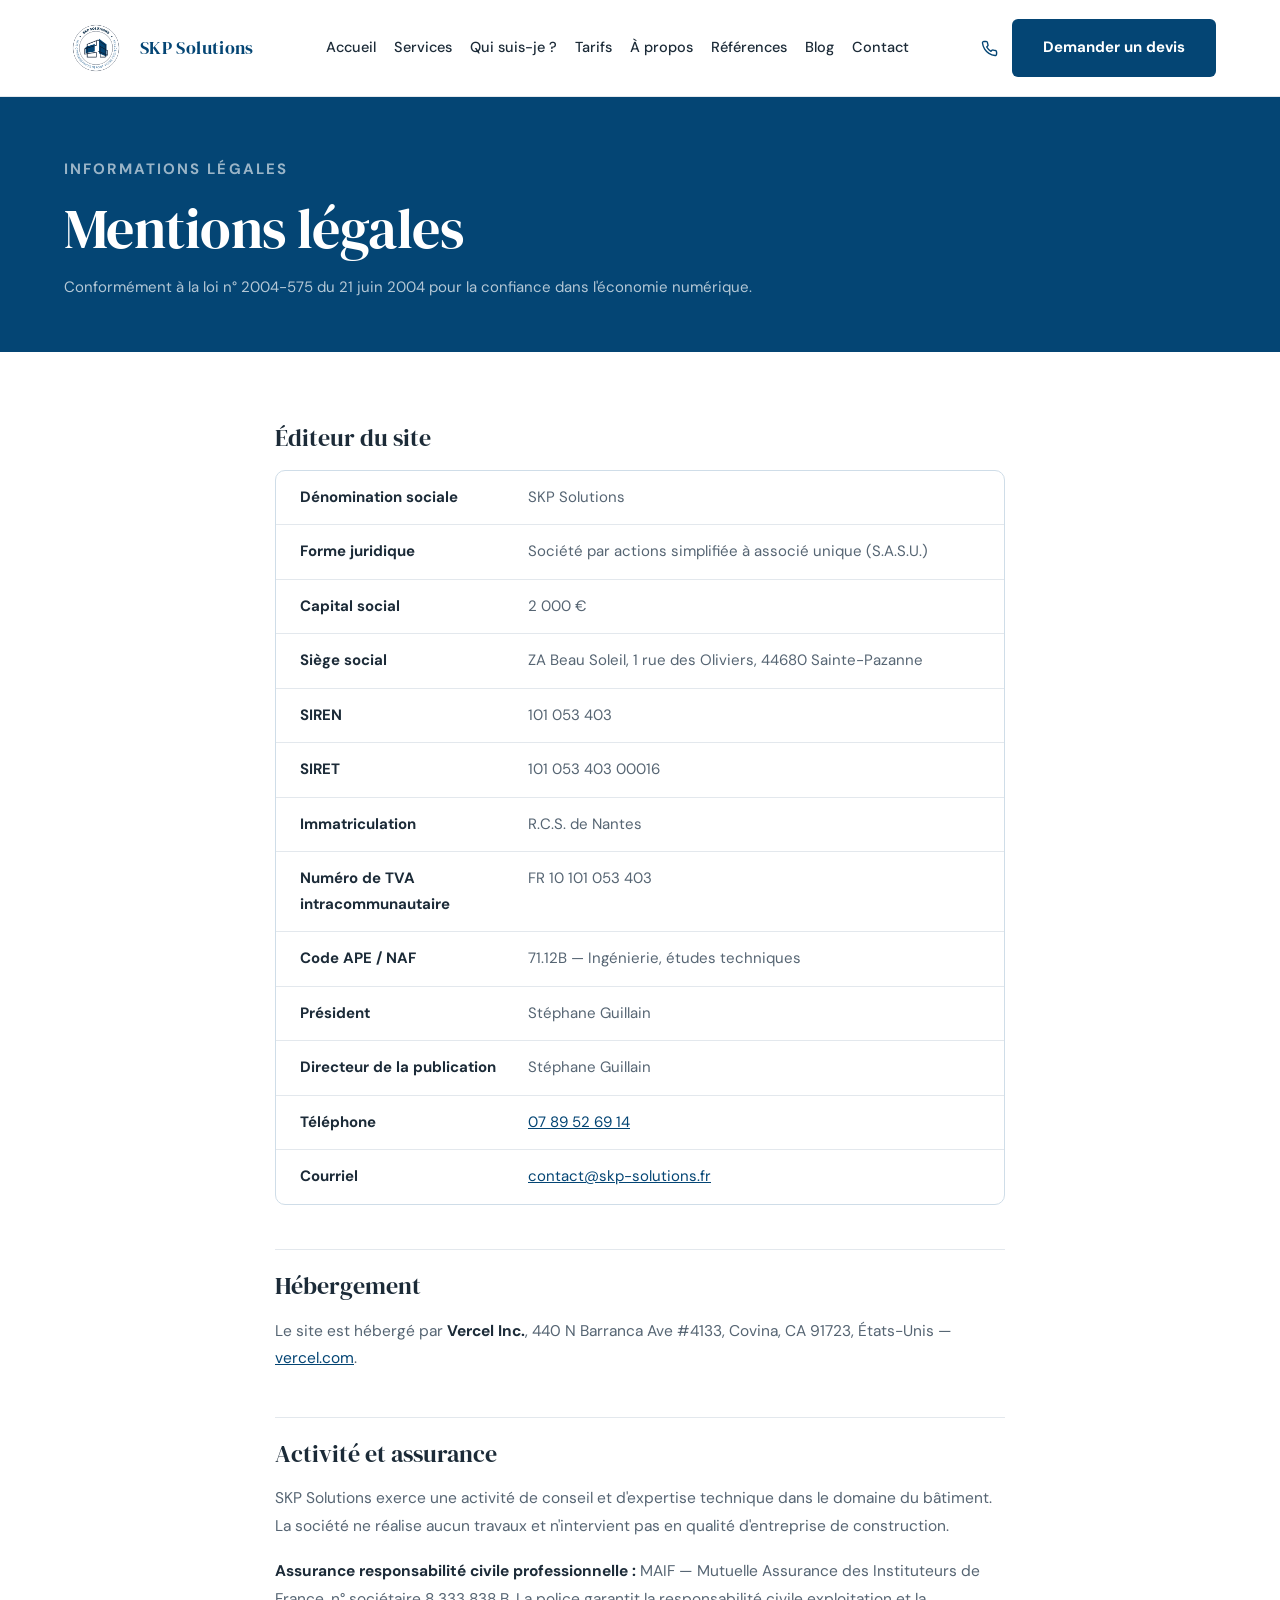
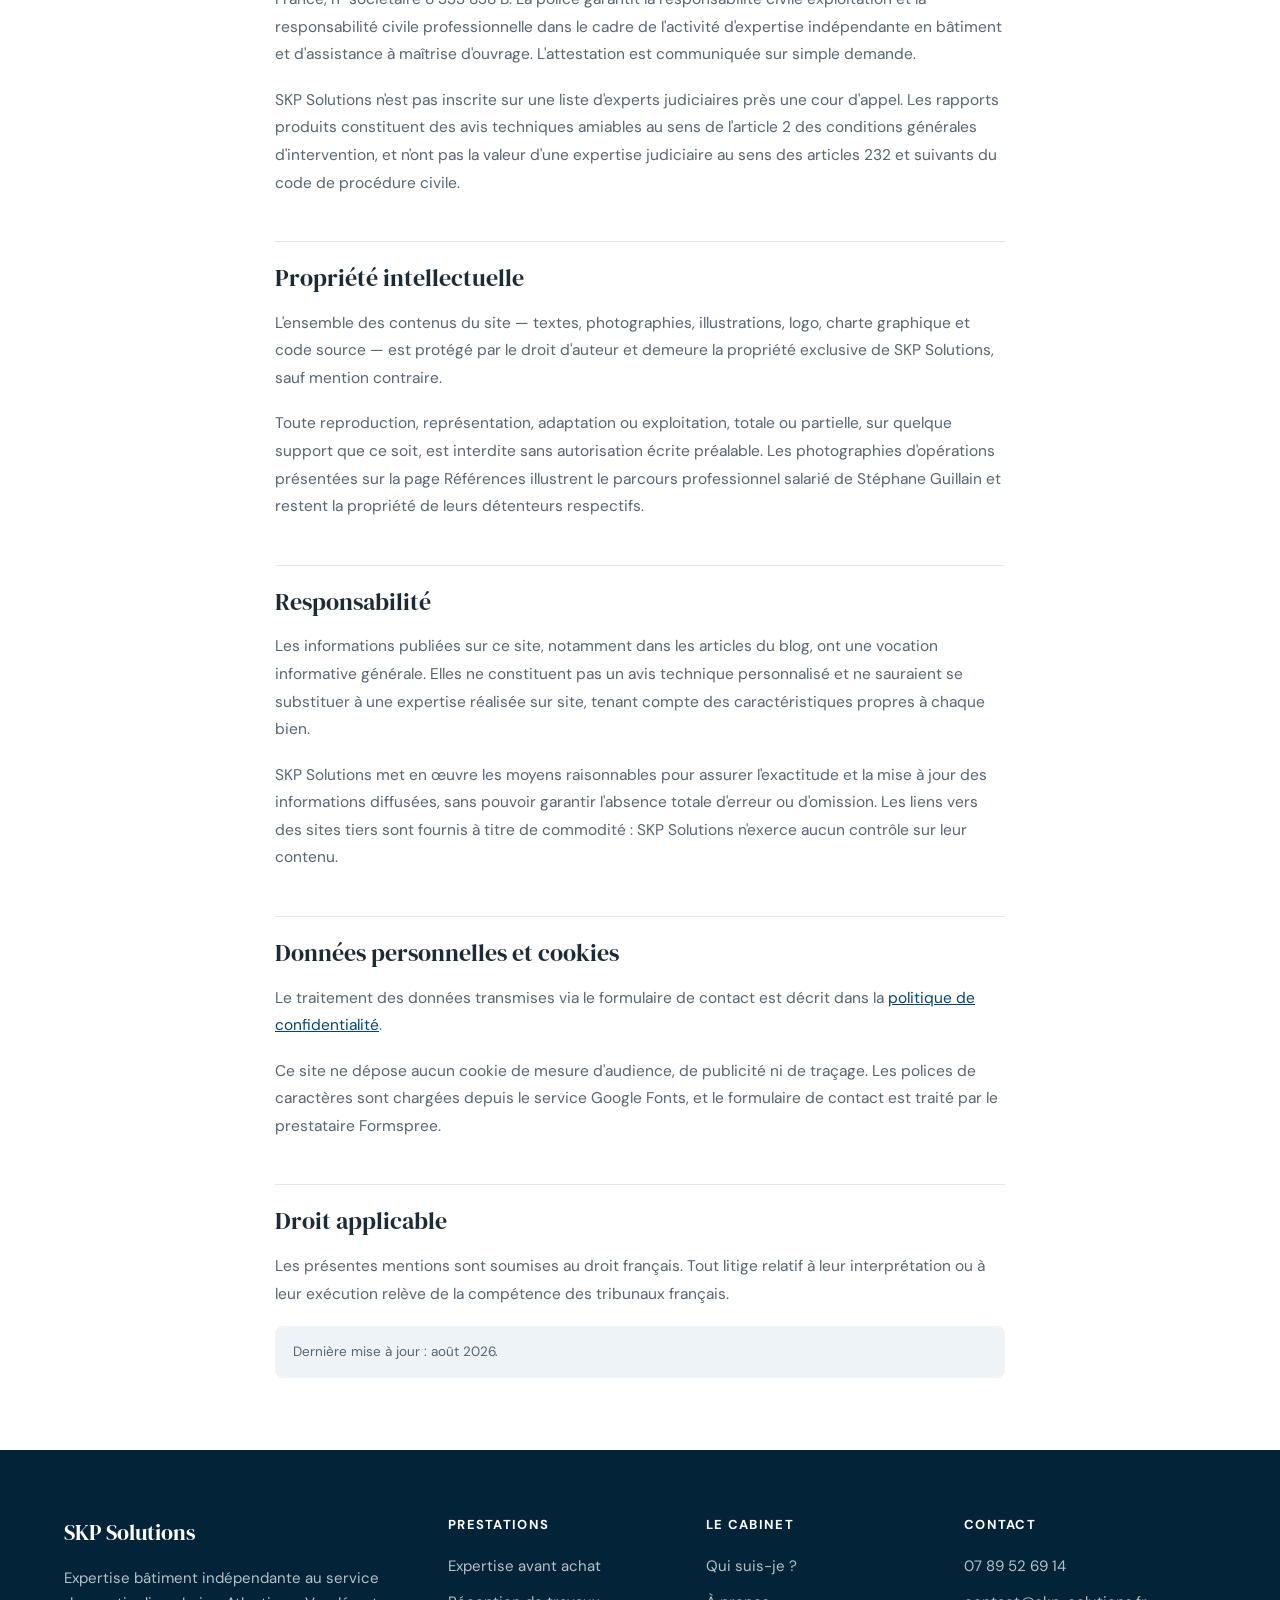
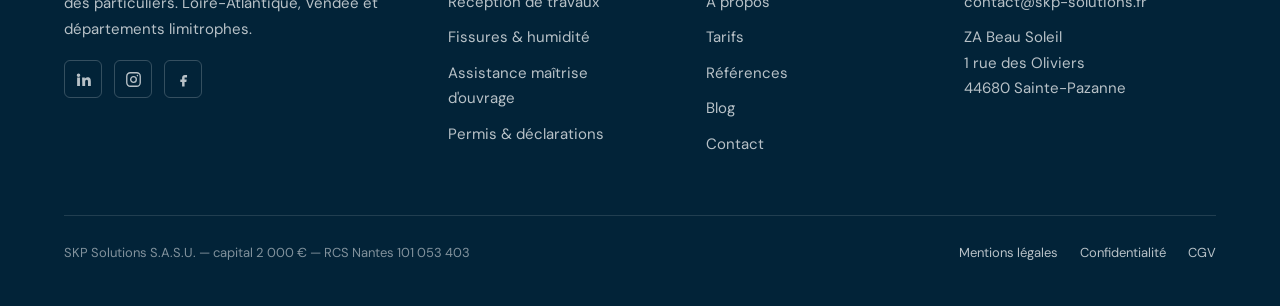
<file: mentions-legales.html>
<!DOCTYPE html>
<html lang="fr">
<head>
<meta charset="UTF-8">
<meta name="viewport" content="width=device-width, initial-scale=1">
<title>Mentions légales | SKP Solutions</title>
<meta name="description" content="Mentions légales du site SKP Solutions, expertise bâtiment indépendante à Sainte-Pazanne.">
<meta name="robots" content="noindex, follow">
<link rel="canonical" href="https://skp-solutions.fr/mentions-legales.html">
<link rel="preconnect" href="https://fonts.googleapis.com">
<link rel="preconnect" href="https://fonts.gstatic.com" crossorigin>
<link href="https://fonts.googleapis.com/css2?family=DM+Sans:wght@400;500;700&family=DM+Serif+Display&display=swap" rel="stylesheet">
<link rel="stylesheet" href="style.css">
</head>
<body>
<a class="saut-contenu" href="#principal">Aller au contenu</a>

<header class="entete">
  <div class="contenu entete__inner">
    <a class="marque" href="index.html">
      <img class="marque__logo" src="assets/logo-skp.png" alt="">
      <span class="marque__nom">SKP Solutions</span>
    </a>
    <nav class="nav" id="nav">
      <a href="index.html">Accueil</a>
      <a href="services.html">Services</a>
      <a href="qui-suis-je.html">Qui suis-je&nbsp;?</a>
      <a href="tarifs.html">Tarifs</a>
      <a href="a-propos.html">À propos</a>
      <a href="references.html">Références</a>
      <a href="blog.html">Blog</a>
      <a href="contact.html">Contact</a>
    </nav>
    <div class="entete__actions">
      <a class="tel-entete" href="tel:+33789526914" aria-label="Appeler le 07 89 52 69 14">
        <svg width="17" height="17" viewBox="0 0 24 24" fill="none" stroke="currentColor" stroke-width="2" stroke-linecap="round" stroke-linejoin="round"><path d="M22 16.92v3a2 2 0 0 1-2.18 2 19.79 19.79 0 0 1-8.63-3.07 19.5 19.5 0 0 1-6-6A19.79 19.79 0 0 1 2.12 4.18 2 2 0 0 1 4.11 2h3a2 2 0 0 1 2 1.72c.13.96.36 1.9.7 2.81a2 2 0 0 1-.45 2.11L8.09 9.91a16 16 0 0 0 6 6l1.27-1.27a2 2 0 0 1 2.11-.45c.9.34 1.85.57 2.81.7A2 2 0 0 1 22 16.92z"/></svg>
      </a>
      <a class="btn btn--plein" href="contact.html">Demander un devis</a>
      <button class="burger" id="burger" aria-label="Ouvrir le menu" aria-expanded="false" aria-controls="nav">
        <svg width="22" height="22" viewBox="0 0 24 24" fill="none" stroke="currentColor" stroke-width="2" stroke-linecap="round"><line x1="3" y1="7" x2="21" y2="7"/><line x1="3" y1="12" x2="21" y2="12"/><line x1="3" y1="17" x2="21" y2="17"/></svg>
      </button>
    </div>
  </div>
</header>

<main id="principal">

<section class="tete-legale">
  <div class="contenu">
    <p class="surtitre">Informations légales</p>
    <h1>Mentions légales</h1>
    <p>Conformément à la loi n° 2004-575 du 21 juin 2004 pour la confiance dans l'économie numérique.</p>
  </div>
</section>

<div class="contenu legal">

  <h2>Éditeur du site</h2>
  <dl>
    <div><dt>Dénomination sociale</dt><dd>SKP Solutions</dd></div>
    <div><dt>Forme juridique</dt><dd>Société par actions simplifiée à associé unique (S.A.S.U.)</dd></div>
    <div><dt>Capital social</dt><dd>2 000 €</dd></div>
    <div><dt>Siège social</dt><dd>ZA Beau Soleil, 1 rue des Oliviers, 44680 Sainte-Pazanne</dd></div>
    <div><dt>SIREN</dt><dd>101 053 403</dd></div>
    <div><dt>SIRET</dt><dd>101 053 403 00016</dd></div>
    <div><dt>Immatriculation</dt><dd>R.C.S. de Nantes</dd></div>
    <div><dt>Numéro de TVA intracommunautaire</dt><dd>FR 10 101 053 403</dd></div>
    <div><dt>Code APE / NAF</dt><dd>71.12B — Ingénierie, études techniques</dd></div>
    <div><dt>Président</dt><dd>Stéphane Guillain</dd></div>
    <div><dt>Directeur de la publication</dt><dd>Stéphane Guillain</dd></div>
    <div><dt>Téléphone</dt><dd><a href="tel:+33789526914">07 89 52 69 14</a></dd></div>
    <div><dt>Courriel</dt><dd><a href="mailto:contact@skp-solutions.fr">contact@skp-solutions.fr</a></dd></div>
  </dl>

  <h2>Hébergement</h2>
  <p>
    Le site est hébergé par <strong>Vercel Inc.</strong>, 440 N Barranca Ave #4133, Covina, CA 91723, États-Unis — <a href="https://vercel.com">vercel.com</a>.
  </p>

  <h2>Activité et assurance</h2>
  <p>
    SKP Solutions exerce une activité de conseil et d'expertise technique dans le domaine du bâtiment. La société ne réalise aucun travaux et n'intervient pas en qualité d'entreprise de construction.
  </p>
  <p>
    <strong>Assurance responsabilité civile professionnelle&nbsp;:</strong> MAIF — Mutuelle Assurance des Instituteurs de France, n° sociétaire 8 333 838 B. La police garantit la responsabilité civile exploitation et la responsabilité civile professionnelle dans le cadre de l'activité d'expertise indépendante en bâtiment et d'assistance à maîtrise d'ouvrage. L'attestation est communiquée sur simple demande.
  </p>
  <p>
    SKP Solutions n'est pas inscrite sur une liste d'experts judiciaires près une cour d'appel. Les rapports produits constituent des avis techniques amiables au sens de l'article 2 des conditions générales d'intervention, et n'ont pas la valeur d'une expertise judiciaire au sens des articles 232 et suivants du code de procédure civile.
  </p>

  <h2>Propriété intellectuelle</h2>
  <p>
    L'ensemble des contenus du site — textes, photographies, illustrations, logo, charte graphique et code source — est protégé par le droit d'auteur et demeure la propriété exclusive de SKP Solutions, sauf mention contraire.
  </p>
  <p>
    Toute reproduction, représentation, adaptation ou exploitation, totale ou partielle, sur quelque support que ce soit, est interdite sans autorisation écrite préalable. Les photographies d'opérations présentées sur la page Références illustrent le parcours professionnel salarié de Stéphane Guillain et restent la propriété de leurs détenteurs respectifs.
  </p>

  <h2>Responsabilité</h2>
  <p>
    Les informations publiées sur ce site, notamment dans les articles du blog, ont une vocation informative générale. Elles ne constituent pas un avis technique personnalisé et ne sauraient se substituer à une expertise réalisée sur site, tenant compte des caractéristiques propres à chaque bien.
  </p>
  <p>
    SKP Solutions met en œuvre les moyens raisonnables pour assurer l'exactitude et la mise à jour des informations diffusées, sans pouvoir garantir l'absence totale d'erreur ou d'omission. Les liens vers des sites tiers sont fournis à titre de commodité&nbsp;: SKP Solutions n'exerce aucun contrôle sur leur contenu.
  </p>

  <h2>Données personnelles et cookies</h2>
  <p>
    Le traitement des données transmises via le formulaire de contact est décrit dans la <a href="confidentialite.html">politique de confidentialité</a>.
  </p>
  <p>
    Ce site ne dépose aucun cookie de mesure d'audience, de publicité ni de traçage. Les polices de caractères sont chargées depuis le service Google Fonts, et le formulaire de contact est traité par le prestataire Formspree.
  </p>

  <h2>Droit applicable</h2>
  <p>
    Les présentes mentions sont soumises au droit français. Tout litige relatif à leur interprétation ou à leur exécution relève de la compétence des tribunaux français.
  </p>

  <p class="maj">Dernière mise à jour&nbsp;: août 2026.</p>

</div>
</main>

<footer class="pied">
  <div class="contenu">
    <div class="pied__grille">
      <div>
        <div class="pied__marque">SKP Solutions</div>
        <p>Expertise bâtiment indépendante au service des particuliers. Loire-Atlantique, Vendée et départements limitrophes.</p>
        <div class="reseaux">
          <a href="https://www.linkedin.com/company/skpsolutions/" aria-label="LinkedIn"><svg width="17" height="17" viewBox="0 0 24 24" fill="currentColor"><path d="M4.98 3.5a2.5 2.5 0 1 1 0 5 2.5 2.5 0 0 1 0-5zM3 9h4v12H3zM10 9h3.8v1.7h.05c.53-1 1.83-2.05 3.75-2.05 4 0 4.75 2.6 4.75 6V21h-4v-5.5c0-1.3 0-3-1.85-3s-2.15 1.45-2.15 2.9V21h-4z"/></svg></a>
          <a href="https://www.instagram.com/skp_solutions" aria-label="Instagram"><svg width="17" height="17" viewBox="0 0 24 24" fill="none" stroke="currentColor" stroke-width="1.9"><rect x="2.5" y="2.5" width="19" height="19" rx="5"/><circle cx="12" cy="12" r="4"/><circle cx="17.5" cy="6.5" r="1.1" fill="currentColor" stroke="none"/></svg></a>
          <a href="https://www.facebook.com/share/18JYyt2Jcp/" aria-label="Facebook"><svg width="17" height="17" viewBox="0 0 24 24" fill="currentColor"><path d="M14 9h3V5.5h-3c-2.3 0-4 1.8-4 4V12H7.5v3.5H10V22h3.5v-6.5H16L16.5 12H13.5V9.5c0-.3.2-.5.5-.5z"/></svg></a>
        </div>
      </div>
      <div>
        <p class="pied__titre">Prestations</p>
        <ul>
          <li><a href="services.html#avant-achat">Expertise avant achat</a></li>
          <li><a href="services.html#reception">Réception de travaux</a></li>
          <li><a href="services.html#pathologies">Fissures &amp; humidité</a></li>
          <li><a href="services.html#amo">Assistance maîtrise d'ouvrage</a></li>
          <li><a href="services.html#urbanisme">Permis &amp; déclarations</a></li>
        </ul>
      </div>
      <div>
        <p class="pied__titre">Le cabinet</p>
        <ul>
          <li><a href="qui-suis-je.html">Qui suis-je&nbsp;?</a></li>
          <li><a href="a-propos.html">À propos</a></li>
          <li><a href="tarifs.html">Tarifs</a></li>
          <li><a href="references.html">Références</a></li>
          <li><a href="blog.html">Blog</a></li>
          <li><a href="contact.html">Contact</a></li>
        </ul>
      </div>
      <div>
        <p class="pied__titre">Contact</p>
        <ul>
          <li><a href="tel:+33789526914">07 89 52 69 14</a></li>
          <li><a href="mailto:contact@skp-solutions.fr">contact@skp-solutions.fr</a></li>
          <li>ZA Beau Soleil<br>1 rue des Oliviers<br>44680 Sainte-Pazanne</li>
        </ul>
      </div>
    </div>
    <div class="pied__legal">
      <p>SKP Solutions S.A.S.U. — capital 2 000 € — RCS Nantes 101 053 403</p>
      <ul>
        <li><a href="mentions-legales.html">Mentions légales</a></li>
        <li><a href="confidentialite.html">Confidentialité</a></li>
        <li><a href="cgv.html">CGV</a></li>
      </ul>
    </div>
  </div>
</footer>

<div class="barre-mobile">
  <a class="barre-mobile__tel" href="tel:+33789526914">
    <svg width="17" height="17" viewBox="0 0 24 24" fill="none" stroke="currentColor" stroke-width="2" stroke-linecap="round" stroke-linejoin="round"><path d="M22 16.92v3a2 2 0 0 1-2.18 2 19.79 19.79 0 0 1-8.63-3.07 19.5 19.5 0 0 1-6-6A19.79 19.79 0 0 1 2.12 4.18 2 2 0 0 1 4.11 2h3a2 2 0 0 1 2 1.72c.13.96.36 1.9.7 2.81a2 2 0 0 1-.45 2.11L8.09 9.91a16 16 0 0 0 6 6l1.27-1.27a2 2 0 0 1 2.11-.45c.9.34 1.85.57 2.81.7A2 2 0 0 1 22 16.92z"/></svg>
    Appeler
  </a>
  <a class="barre-mobile__devis" href="contact.html">Demander un devis</a>
</div>

<script>
  (function () {
    var burger = document.getElementById('burger');
    var nav = document.getElementById('nav');
    if (!burger || !nav) return;
    burger.addEventListener('click', function () {
      var ouvert = nav.getAttribute('data-ouvert') === 'true';
      nav.setAttribute('data-ouvert', String(!ouvert));
      burger.setAttribute('aria-expanded', String(!ouvert));
    });
    nav.addEventListener('click', function (e) {
      if (e.target.tagName === 'A') { nav.setAttribute('data-ouvert', 'false'); burger.setAttribute('aria-expanded','false'); }
    });
  })();
</script>

</body>
</html>
</file>
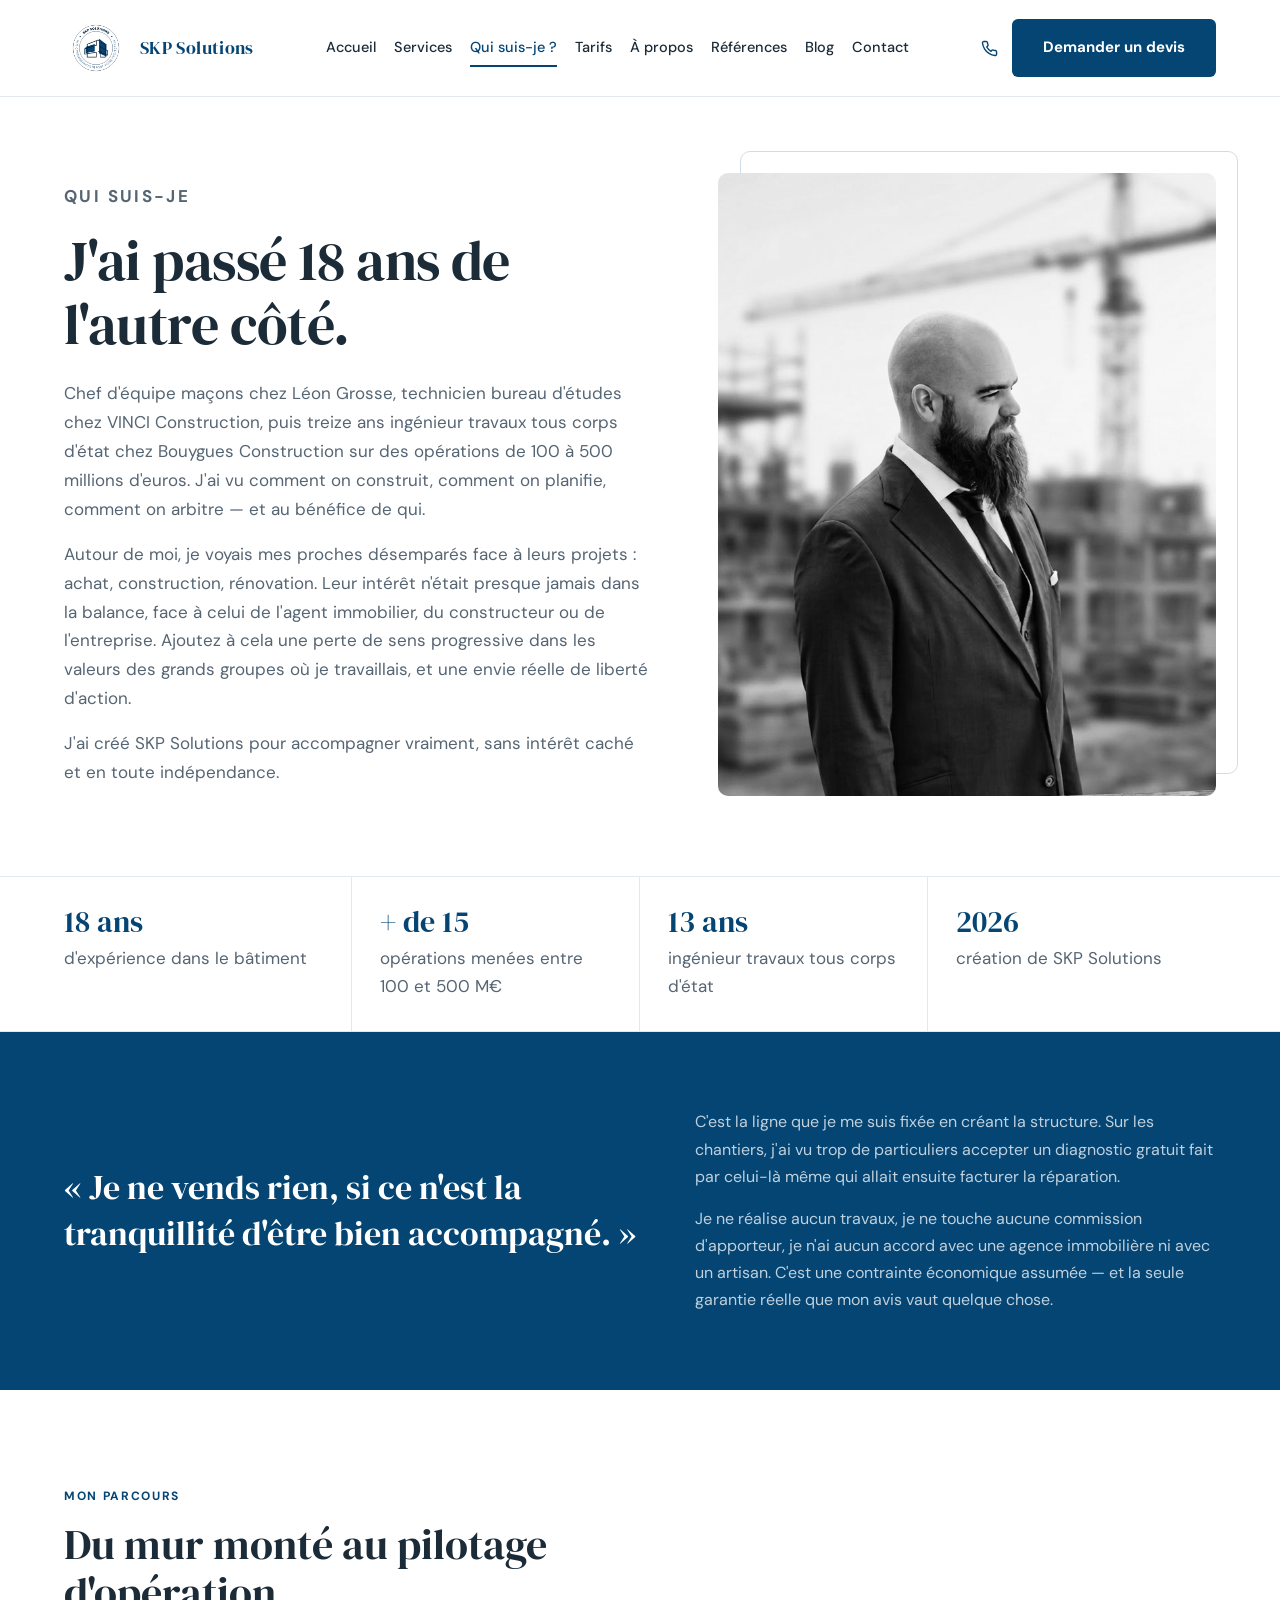
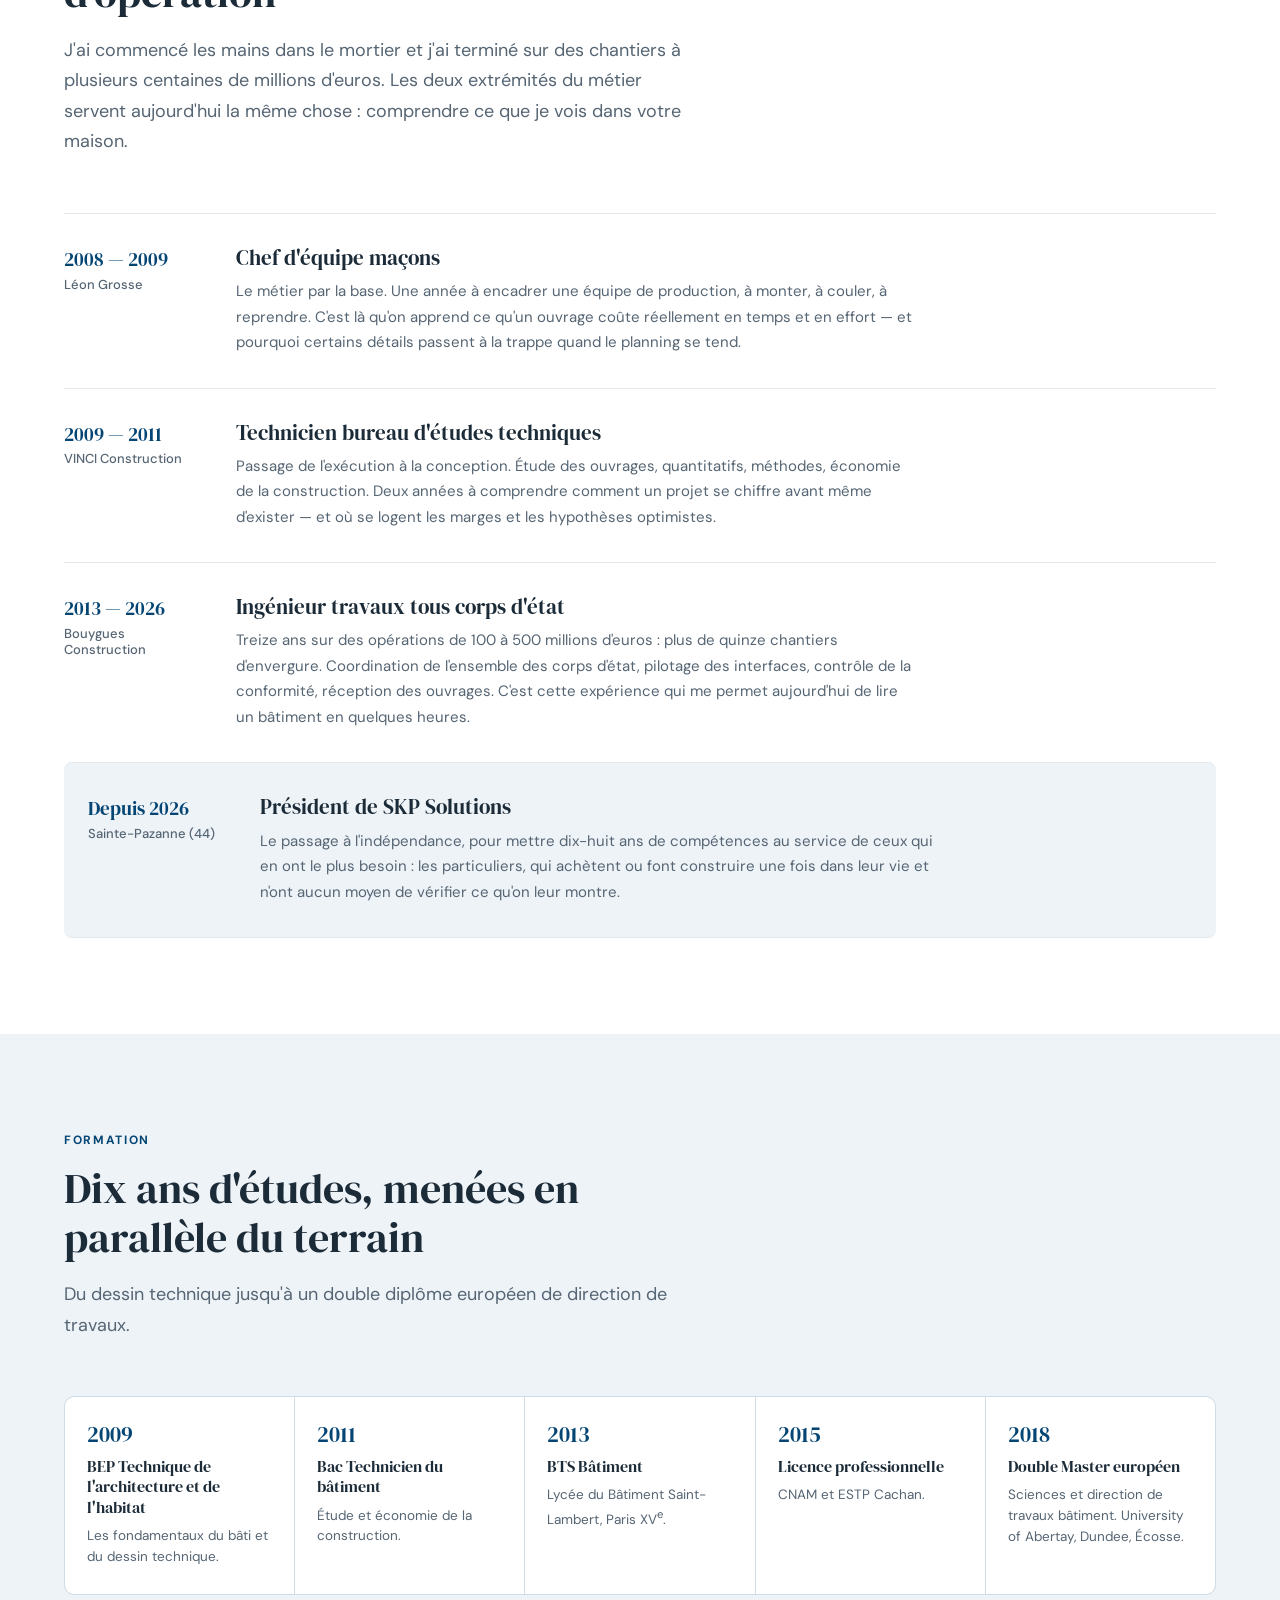
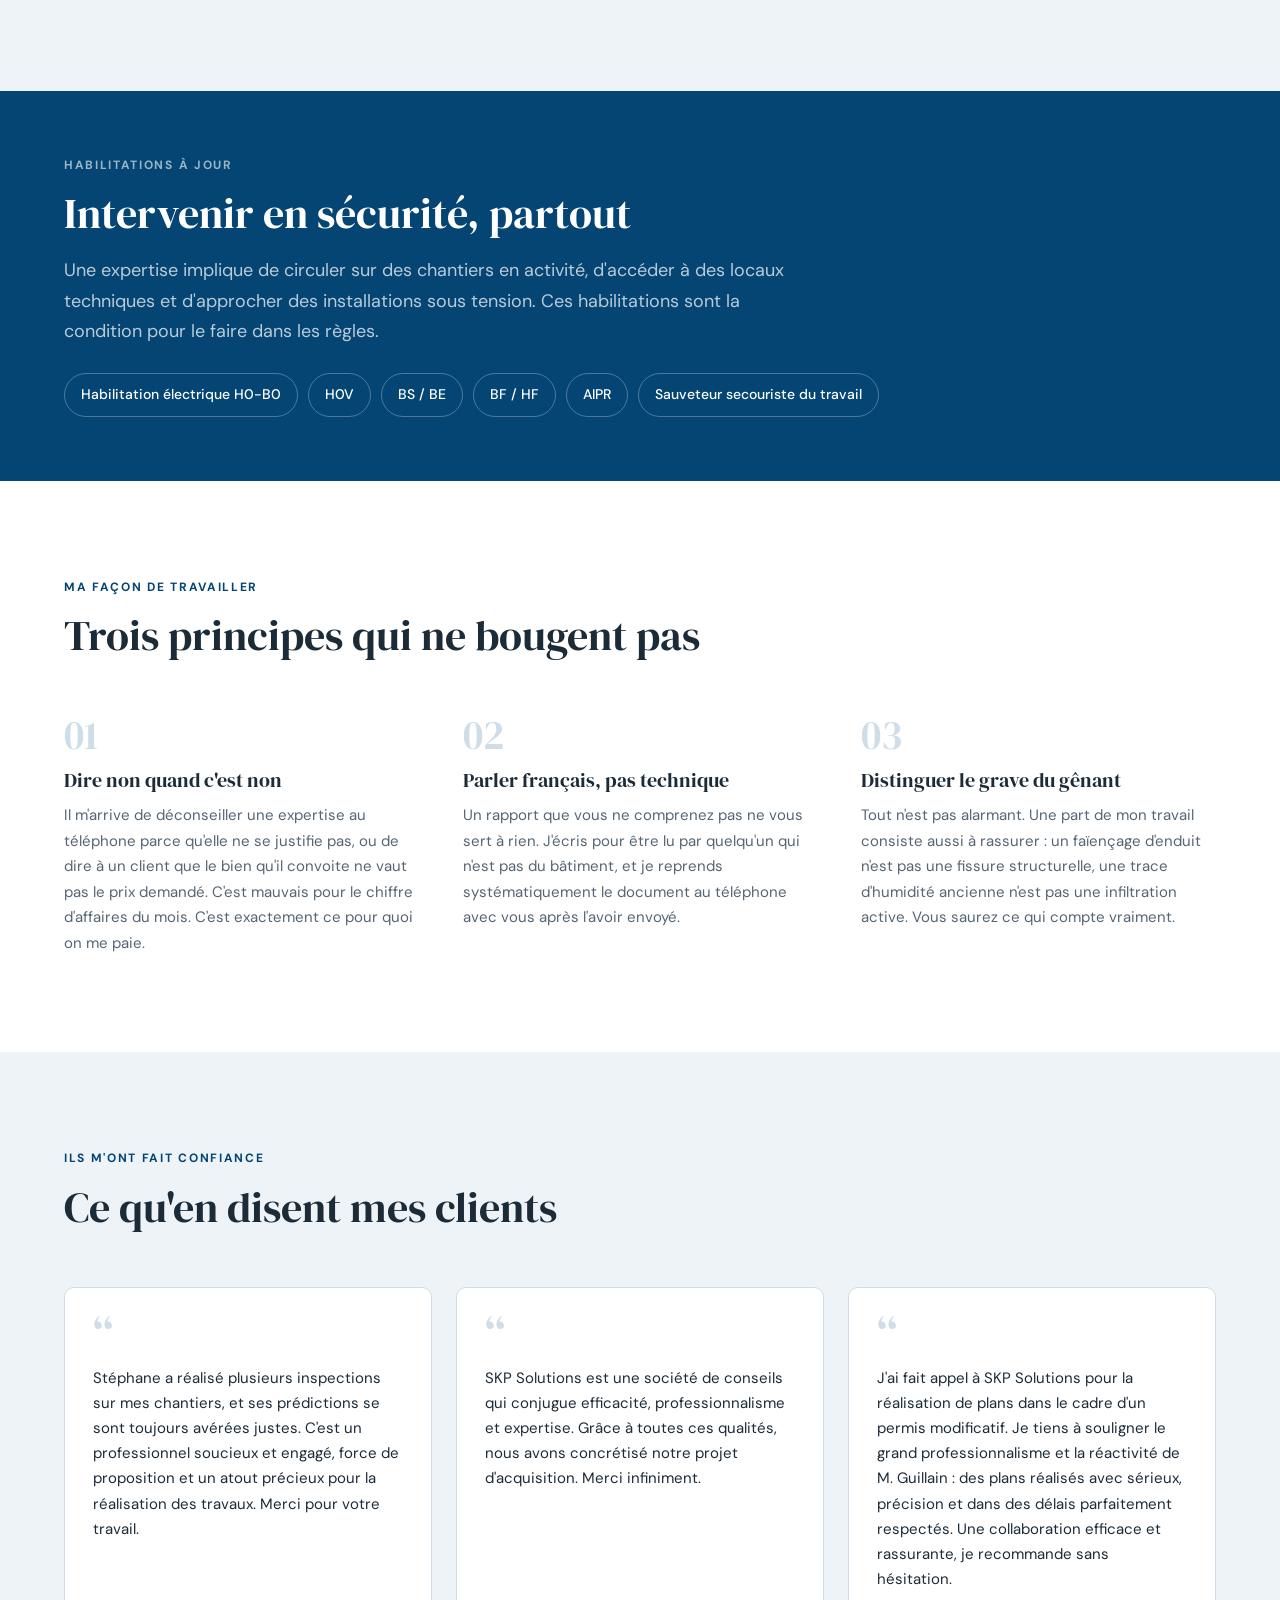
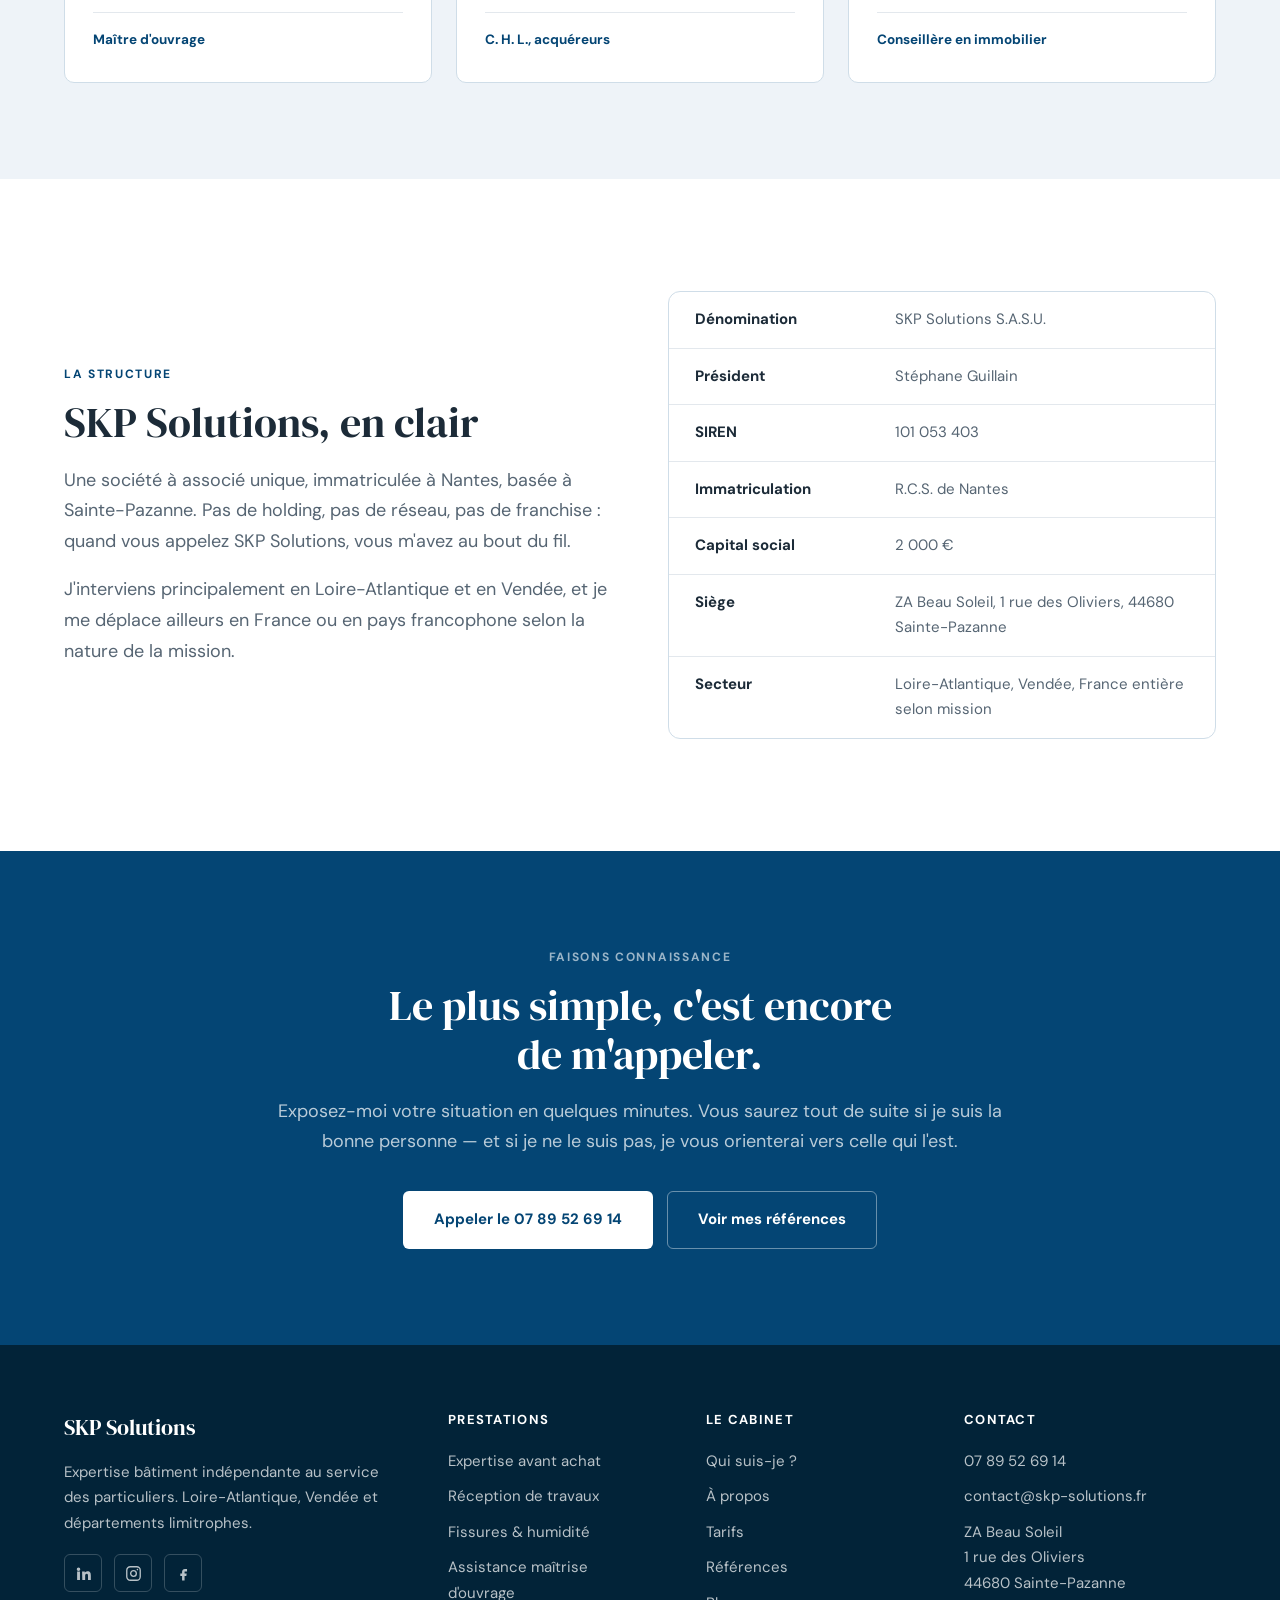
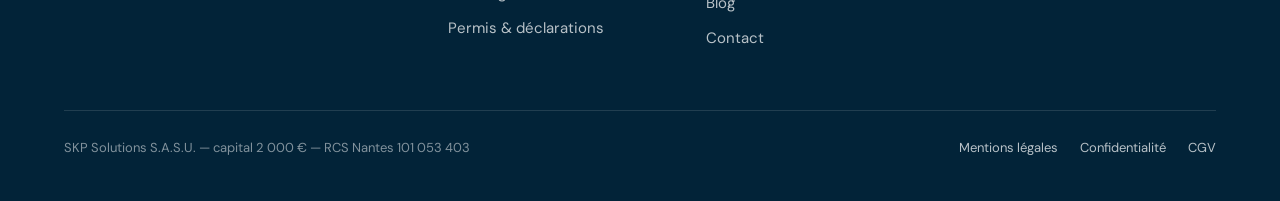
<file: qui-suis-je.html>
<!DOCTYPE html>
<html lang="fr">
<head>
<meta charset="UTF-8">
<meta name="viewport" content="width=device-width, initial-scale=1">
<title>Stéphane Guillain, expert bâtiment indépendant | SKP Solutions</title>
<meta name="description" content="18 ans de bâtiment : Léon Grosse, VINCI Construction, 13 ans ingénieur travaux TCE chez Bouygues Construction sur des opérations de 100 à 500 M€. Aujourd'hui expert indépendant en Loire-Atlantique.">
<link rel="canonical" href="https://skp-solutions.fr/qui-suis-je.html">
<meta property="og:type" content="website">
<meta property="og:locale" content="fr_FR">
<meta property="og:site_name" content="SKP Solutions">
<meta property="og:title" content="Stéphane Guillain, expert bâtiment indépendant | SKP Solutions">
<meta property="og:description" content="18 ans chez Léon Grosse, VINCI et Bouygues Construction. Aujourd'hui au service des particuliers.">
<meta property="og:url" content="https://skp-solutions.fr/qui-suis-je.html">
<meta property="og:image" content="https://skp-solutions.fr/assets/apercu-social.jpg">
<meta name="twitter:card" content="summary_large_image">

<link rel="preconnect" href="https://fonts.googleapis.com">
<link rel="preconnect" href="https://fonts.gstatic.com" crossorigin>
<link href="https://fonts.googleapis.com/css2?family=DM+Sans:wght@400;500;700&family=DM+Serif+Display&display=swap" rel="stylesheet">
<link rel="stylesheet" href="style.css">

<style>
/* ===== Styles propres à la page Qui suis-je ===== */

/* -- Ouverture -- */
.ouverture { padding-block: 76px 0; }
.ouverture__grille {
  display: grid;
  grid-template-columns: 1fr 0.85fr;
  gap: 68px;
  align-items: center;
}
.ouverture h1 { margin: 18px 0 22px; }
.ouverture p { color: var(--texte-doux); font-size: 17px; max-width: 56ch; }
.ouverture p + p { margin-top: 16px; }

.portrait-cadre { position: relative; }
.portrait-cadre img {
  width: 100%;
  aspect-ratio: 4 / 5;
  object-fit: cover;
  border-radius: 10px;
  position: relative;
  z-index: 1;
}
.portrait-cadre::after {
  content: "";
  position: absolute;
  inset: -22px -22px 22px 22px;
  border: 1.5px solid var(--bleu-trait);
  border-radius: 10px;
}

/* -- Repères chiffrés -- */
.reperes { border-block: 1px solid var(--ligne); margin-top: 80px; }
.reperes__grille { display: grid; grid-template-columns: repeat(4, 1fr); }
.reperes__item { padding: 30px 28px 30px 0; border-right: 1px solid var(--ligne); }
.reperes__item:last-child { border-right: none; }
.reperes__item:not(:first-child) { padding-left: 28px; }
.reperes__cle { font-family: var(--titre); font-size: 30px; color: var(--bleu); line-height: 1; margin-bottom: 7px; }
.reperes__lib { font-size: 14.5px; color: var(--texte-doux); }

/* -- Credo -- */
.credo { background: var(--bleu); color: var(--blanc); padding-block: 76px; }
.credo blockquote {
  font-family: var(--titre);
  font-size: clamp(24px, 3.2vw, 34px);
  line-height: 1.34;
  margin: 0;
}
.credo__grille { display: grid; grid-template-columns: 1.05fr 0.95fr; gap: 56px; align-items: center; }
.credo__texte p { color: rgba(255,255,255,0.75); font-size: 16px; }
.credo__texte p + p { margin-top: 15px; }

/* -- Parcours -- */
.jalon {
  display: grid;
  grid-template-columns: 132px 1fr;
  gap: 40px;
  padding: 32px 0;
  border-top: 1px solid var(--ligne);
}
.jalon:last-child { border-bottom: 1px solid var(--ligne); }
.jalon__date {
  font-family: var(--titre);
  font-size: 19px;
  color: var(--bleu);
  line-height: 1.25;
  padding-top: 2px;
}
.jalon__lieu {
  display: block;
  font-family: var(--corps);
  font-size: 13px;
  font-weight: 500;
  color: var(--texte-doux);
  margin-top: 5px;
}
.jalon h3 { font-size: 21px; margin-bottom: 9px; }
.jalon p { color: var(--texte-doux); font-size: 15px; max-width: 68ch; }
.jalon--actuel { background: var(--bleu-lavis); border-radius: 8px; padding: 32px 24px; }

/* -- Diplômes -- */
.diplomes {
  display: grid;
  grid-template-columns: repeat(5, 1fr);
  gap: 1px;
  background: var(--bleu-trait);
  border: 1px solid var(--bleu-trait);
  border-radius: 10px;
  overflow: hidden;
}
.diplome { background: var(--blanc); padding: 26px 22px; }
.diplome__annee { font-family: var(--titre); font-size: 22px; color: var(--bleu); line-height: 1; margin-bottom: 12px; }
.diplome h3 { font-size: 15.5px; line-height: 1.3; margin-bottom: 8px; }
.diplome p { font-size: 13.5px; color: var(--texte-doux); line-height: 1.55; }

/* -- Habilitations -- */
.certifs { display: flex; flex-wrap: wrap; gap: 10px; margin-top: 26px; }
.certifs li {
  font-size: 14px;
  font-weight: 500;
  padding: 9px 16px;
  border: 1px solid rgba(255,255,255,0.28);
  border-radius: 100px;
  color: var(--blanc);
}

/* -- Convictions -- */
.convictions { display: grid; grid-template-columns: repeat(3, 1fr); gap: 44px; }
.conviction__num { font-family: var(--titre); font-size: 40px; color: var(--bleu-trait); line-height: 1; margin-bottom: 14px; }
.conviction h3 { font-size: 20px; margin-bottom: 11px; }
.conviction p { font-size: 15px; color: var(--texte-doux); }

/* -- Témoignages -- */
.avis { display: grid; grid-template-columns: repeat(3, 1fr); gap: 24px; }
.avis__carte {
  background: var(--blanc);
  border: 1px solid var(--bleu-trait);
  border-radius: 10px;
  padding: 30px 28px;
  margin: 0;
  display: flex;
  flex-direction: column;
}
.avis__guillemet { font-family: var(--titre); font-size: 48px; color: var(--bleu-trait); line-height: 0.7; margin-bottom: 14px; }
.avis__carte p { font-size: 15px; line-height: 1.68; flex: 1; }
.avis__signature { margin-top: 20px; padding-top: 16px; border-top: 1px solid var(--ligne); font-size: 13.5px; font-weight: 700; color: var(--bleu); }

/* -- Fiche entreprise -- */
.fiche { display: grid; grid-template-columns: 1fr 1fr; gap: 56px; align-items: center; }
.fiche__tableau { border: 1px solid var(--bleu-trait); border-radius: 12px; overflow: hidden; background: var(--blanc); }
.fiche__ligne {
  display: grid;
  grid-template-columns: 180px 1fr;
  gap: 20px;
  padding: 15px 26px;
  border-bottom: 1px solid var(--ligne);
  font-size: 15px;
}
.fiche__ligne:last-child { border-bottom: none; }
.fiche__ligne dt { font-weight: 700; }
.fiche__ligne dd { margin: 0; color: var(--texte-doux); }

/* -- Appel final -- */
.final { text-align: center; }
.final__actions { display: flex; flex-wrap: wrap; gap: 14px; justify-content: center; margin-top: 34px; }

/* -- Responsive -- */
@media (max-width: 1080px) {
  .diplomes { grid-template-columns: repeat(3, 1fr); }
}
@media (max-width: 980px) {
  .ouverture { padding-top: 48px; }
  .ouverture__grille { grid-template-columns: 1fr; gap: 44px; }
  .portrait-cadre { max-width: 420px; }
  .portrait-cadre::after { inset: -16px -16px 16px 16px; }
  .reperes { margin-top: 56px; }
  .reperes__grille { grid-template-columns: 1fr 1fr; }
  .reperes__item { border-right: none; padding: 24px 0; border-bottom: 1px solid var(--ligne); }
  .reperes__item:nth-child(odd) { border-right: 1px solid var(--ligne); padding-right: 24px; }
  .reperes__item:not(:first-child) { padding-left: 0; }
  .reperes__item:nth-child(even) { padding-left: 24px; }
  .reperes__item:nth-last-child(-n+2) { border-bottom: none; }
  .credo__grille { grid-template-columns: 1fr; gap: 30px; }
  .jalon { grid-template-columns: 1fr; gap: 12px; padding: 26px 0; }
  .jalon--actuel { padding: 26px 20px; }
  .diplomes { grid-template-columns: 1fr 1fr; }
  .convictions { grid-template-columns: 1fr; gap: 34px; }
  .avis { grid-template-columns: 1fr; }
  .fiche { grid-template-columns: 1fr; gap: 32px; }
}
@media (max-width: 620px) {
  .diplomes { grid-template-columns: 1fr; }
  .fiche__ligne { grid-template-columns: 1fr; gap: 4px; }
  .final__actions .btn { width: 100%; justify-content: center; }
}
</style>
</head>

<body>
<a class="saut-contenu" href="#principal">Aller au contenu</a>

<!-- ============ EN-TÊTE ============ -->
<header class="entete">
  <div class="contenu entete__inner">
    <a class="marque" href="index.html">
      <img class="marque__logo" src="assets/logo-skp.png" alt="">
      <span class="marque__nom">SKP Solutions</span>
    </a>

    <nav class="nav" id="nav">
      <a href="index.html">Accueil</a>
      <a href="services.html">Services</a>
      <a href="qui-suis-je.html" aria-current="page">Qui suis-je&nbsp;?</a>
      <a href="tarifs.html">Tarifs</a>
      <a href="a-propos.html">À propos</a>
      <a href="references.html">Références</a>
      <a href="blog.html">Blog</a>
      <a href="contact.html">Contact</a>
    </nav>

    <div class="entete__actions">
      <a class="tel-entete" href="tel:+33789526914" aria-label="Appeler le 07 89 52 69 14">
        <svg width="17" height="17" viewBox="0 0 24 24" fill="none" stroke="currentColor" stroke-width="2" stroke-linecap="round" stroke-linejoin="round"><path d="M22 16.92v3a2 2 0 0 1-2.18 2 19.79 19.79 0 0 1-8.63-3.07 19.5 19.5 0 0 1-6-6A19.79 19.79 0 0 1 2.12 4.18 2 2 0 0 1 4.11 2h3a2 2 0 0 1 2 1.72c.13.96.36 1.9.7 2.81a2 2 0 0 1-.45 2.11L8.09 9.91a16 16 0 0 0 6 6l1.27-1.27a2 2 0 0 1 2.11-.45c.9.34 1.85.57 2.81.7A2 2 0 0 1 22 16.92z"/></svg>
      </a>
      <a class="btn btn--plein" href="contact.html">Demander un devis</a>
      <button class="burger" id="burger" aria-label="Ouvrir le menu" aria-expanded="false" aria-controls="nav">
        <svg width="22" height="22" viewBox="0 0 24 24" fill="none" stroke="currentColor" stroke-width="2" stroke-linecap="round"><line x1="3" y1="7" x2="21" y2="7"/><line x1="3" y1="12" x2="21" y2="12"/><line x1="3" y1="17" x2="21" y2="17"/></svg>
      </button>
    </div>
  </div>
</header>

<main id="principal">

<!-- ============ OUVERTURE ============ -->
<section class="ouverture">
  <div class="contenu ouverture__grille">
    <div>
      <p class="surtitre">Qui suis-je</p>
      <h1>J'ai passé 18 ans de l'autre côté.</h1>
      <p>
        Chef d'équipe maçons chez Léon Grosse, technicien bureau d'études chez VINCI Construction, puis treize ans ingénieur travaux tous corps d'état chez Bouygues Construction sur des opérations de 100 à 500 millions d'euros. J'ai vu comment on construit, comment on planifie, comment on arbitre&nbsp;— et au bénéfice de qui.
      </p>
      <p>
        Autour de moi, je voyais mes proches désemparés face à leurs projets&nbsp;: achat, construction, rénovation. Leur intérêt n'était presque jamais dans la balance, face à celui de l'agent immobilier, du constructeur ou de l'entreprise. Ajoutez à cela une perte de sens progressive dans les valeurs des grands groupes où je travaillais, et une envie réelle de liberté d'action.
      </p>
      <p>
        J'ai créé SKP Solutions pour accompagner vraiment, sans intérêt caché et en toute indépendance.
      </p>
    </div>

    <figure class="portrait-cadre">
      <img src="assets/stephane-guillain.jpg" alt="Stéphane Guillain, fondateur de SKP Solutions">
    </figure>
  </div>

  <!-- Repères chiffrés -->
  <div class="reperes">
    <div class="contenu reperes__grille">
      <div class="reperes__item">
        <div class="reperes__cle">18 ans</div>
        <p class="reperes__lib">d'expérience dans le bâtiment</p>
      </div>
      <div class="reperes__item">
        <div class="reperes__cle">+ de 15</div>
        <p class="reperes__lib">opérations menées entre 100 et 500 M€</p>
      </div>
      <div class="reperes__item">
        <div class="reperes__cle">13 ans</div>
        <p class="reperes__lib">ingénieur travaux tous corps d'état</p>
      </div>
      <div class="reperes__item">
        <div class="reperes__cle">2026</div>
        <p class="reperes__lib">création de SKP Solutions</p>
      </div>
    </div>
  </div>
</section>

<!-- ============ CREDO ============ -->
<section class="credo">
  <div class="contenu credo__grille">
    <blockquote>
      «&nbsp;Je ne vends rien, si ce n'est la tranquillité d'être bien accompagné.&nbsp;»
    </blockquote>
    <div class="credo__texte">
      <p>
        C'est la ligne que je me suis fixée en créant la structure. Sur les chantiers, j'ai vu trop de particuliers accepter un diagnostic gratuit fait par celui-là même qui allait ensuite facturer la réparation.
      </p>
      <p>
        Je ne réalise aucun travaux, je ne touche aucune commission d'apporteur, je n'ai aucun accord avec une agence immobilière ni avec un artisan. C'est une contrainte économique assumée&nbsp;— et la seule garantie réelle que mon avis vaut quelque chose.
      </p>
    </div>
  </div>
</section>

<!-- ============ PARCOURS ============ -->
<section class="bloc">
  <div class="contenu">
    <div class="entete-bloc">
      <p class="surtitre">Mon parcours</p>
      <h2>Du mur monté au pilotage d'opération</h2>
      <p class="chapo">
        J'ai commencé les mains dans le mortier et j'ai terminé sur des chantiers à plusieurs centaines de millions d'euros. Les deux extrémités du métier servent aujourd'hui la même chose&nbsp;: comprendre ce que je vois dans votre maison.
      </p>
    </div>

    <div>

      <article class="jalon">
        <div class="jalon__date">
          2008 — 2009
          <span class="jalon__lieu">Léon Grosse</span>
        </div>
        <div>
          <h3>Chef d'équipe maçons</h3>
          <p>
            Le métier par la base. Une année à encadrer une équipe de production, à monter, à couler, à reprendre. C'est là qu'on apprend ce qu'un ouvrage coûte réellement en temps et en effort&nbsp;— et pourquoi certains détails passent à la trappe quand le planning se tend.
          </p>
        </div>
      </article>

      <article class="jalon">
        <div class="jalon__date">
          2009 — 2011
          <span class="jalon__lieu">VINCI Construction</span>
        </div>
        <div>
          <h3>Technicien bureau d'études techniques</h3>
          <p>
            Passage de l'exécution à la conception. Étude des ouvrages, quantitatifs, méthodes, économie de la construction. Deux années à comprendre comment un projet se chiffre avant même d'exister&nbsp;— et où se logent les marges et les hypothèses optimistes.
          </p>
        </div>
      </article>

      <article class="jalon">
        <div class="jalon__date">
          2013 — 2026
          <span class="jalon__lieu">Bouygues Construction</span>
        </div>
        <div>
          <h3>Ingénieur travaux tous corps d'état</h3>
          <p>
            Treize ans sur des opérations de 100 à 500 millions d'euros&nbsp;: plus de quinze chantiers d'envergure. Coordination de l'ensemble des corps d'état, pilotage des interfaces, contrôle de la conformité, réception des ouvrages. C'est cette expérience qui me permet aujourd'hui de lire un bâtiment en quelques heures.
          </p>
        </div>
      </article>

      <article class="jalon jalon--actuel">
        <div class="jalon__date">
          Depuis 2026
          <span class="jalon__lieu">Sainte-Pazanne (44)</span>
        </div>
        <div>
          <h3>Président de SKP Solutions</h3>
          <p>
            Le passage à l'indépendance, pour mettre dix-huit ans de compétences au service de ceux qui en ont le plus besoin&nbsp;: les particuliers, qui achètent ou font construire une fois dans leur vie et n'ont aucun moyen de vérifier ce qu'on leur montre.
          </p>
        </div>
      </article>

    </div>
  </div>
</section>

<!-- ============ DIPLÔMES ============ -->
<section class="bloc bloc--lavis">
  <div class="contenu">
    <div class="entete-bloc">
      <p class="surtitre">Formation</p>
      <h2>Dix ans d'études, menées en parallèle du terrain</h2>
      <p class="chapo">
        Du dessin technique jusqu'à un double diplôme européen de direction de travaux.
      </p>
    </div>

    <div class="diplomes">
      <div class="diplome">
        <div class="diplome__annee">2009</div>
        <h3>BEP Technique de l'architecture et de l'habitat</h3>
        <p>Les fondamentaux du bâti et du dessin technique.</p>
      </div>
      <div class="diplome">
        <div class="diplome__annee">2011</div>
        <h3>Bac Technicien du bâtiment</h3>
        <p>Étude et économie de la construction.</p>
      </div>
      <div class="diplome">
        <div class="diplome__annee">2013</div>
        <h3>BTS Bâtiment</h3>
        <p>Lycée du Bâtiment Saint-Lambert, Paris XV<sup>e</sup>.</p>
      </div>
      <div class="diplome">
        <div class="diplome__annee">2015</div>
        <h3>Licence professionnelle</h3>
        <p>CNAM et ESTP Cachan.</p>
      </div>
      <div class="diplome">
        <div class="diplome__annee">2018</div>
        <h3>Double Master européen</h3>
        <p>Sciences et direction de travaux bâtiment. University of Abertay, Dundee, Écosse.</p>
      </div>
    </div>
  </div>
</section>

<!-- ============ HABILITATIONS ============ -->
<section class="bloc bloc--encre bloc--serre">
  <div class="contenu">
    <p class="surtitre">Habilitations à jour</p>
    <h2>Intervenir en sécurité, partout</h2>
    <p class="chapo">
      Une expertise implique de circuler sur des chantiers en activité, d'accéder à des locaux techniques et d'approcher des installations sous tension. Ces habilitations sont la condition pour le faire dans les règles.
    </p>
    <ul class="certifs">
      <li>Habilitation électrique H0-B0</li>
      <li>H0V</li>
      <li>BS / BE</li>
      <li>BF / HF</li>
      <li>AIPR</li>
      <li>Sauveteur secouriste du travail</li>
    </ul>
  </div>
</section>

<!-- ============ CONVICTIONS ============ -->
<section class="bloc">
  <div class="contenu">
    <div class="entete-bloc">
      <p class="surtitre">Ma façon de travailler</p>
      <h2>Trois principes qui ne bougent pas</h2>
    </div>

    <div class="convictions">
      <div class="conviction">
        <div class="conviction__num">01</div>
        <h3>Dire non quand c'est non</h3>
        <p>
          Il m'arrive de déconseiller une expertise au téléphone parce qu'elle ne se justifie pas, ou de dire à un client que le bien qu'il convoite ne vaut pas le prix demandé. C'est mauvais pour le chiffre d'affaires du mois. C'est exactement ce pour quoi on me paie.
        </p>
      </div>
      <div class="conviction">
        <div class="conviction__num">02</div>
        <h3>Parler français, pas technique</h3>
        <p>
          Un rapport que vous ne comprenez pas ne vous sert à rien. J'écris pour être lu par quelqu'un qui n'est pas du bâtiment, et je reprends systématiquement le document au téléphone avec vous après l'avoir envoyé.
        </p>
      </div>
      <div class="conviction">
        <div class="conviction__num">03</div>
        <h3>Distinguer le grave du gênant</h3>
        <p>
          Tout n'est pas alarmant. Une part de mon travail consiste aussi à rassurer&nbsp;: un faïençage d'enduit n'est pas une fissure structurelle, une trace d'humidité ancienne n'est pas une infiltration active. Vous saurez ce qui compte vraiment.
        </p>
      </div>
    </div>
  </div>
</section>

<!-- ============ TÉMOIGNAGES ============ -->
<section class="bloc bloc--lavis">
  <div class="contenu">
    <div class="entete-bloc">
      <p class="surtitre">Ils m'ont fait confiance</p>
      <h2>Ce qu'en disent mes clients</h2>
    </div>

    <div class="avis">
      <blockquote class="avis__carte">
        <div class="avis__guillemet" aria-hidden="true">“</div>
        <p>
          Stéphane a réalisé plusieurs inspections sur mes chantiers, et ses prédictions se sont toujours avérées justes. C'est un professionnel soucieux et engagé, force de proposition et un atout précieux pour la réalisation des travaux. Merci pour votre travail.
        </p>
        <footer class="avis__signature">Maître d'ouvrage</footer>
      </blockquote>

      <blockquote class="avis__carte">
        <div class="avis__guillemet" aria-hidden="true">“</div>
        <p>
          SKP Solutions est une société de conseils qui conjugue efficacité, professionnalisme et expertise. Grâce à toutes ces qualités, nous avons concrétisé notre projet d'acquisition. Merci infiniment.
        </p>
        <footer class="avis__signature">C. H. L., acquéreurs</footer>
      </blockquote>

      <blockquote class="avis__carte">
        <div class="avis__guillemet" aria-hidden="true">“</div>
        <p>
          J'ai fait appel à SKP Solutions pour la réalisation de plans dans le cadre d'un permis modificatif. Je tiens à souligner le grand professionnalisme et la réactivité de M. Guillain&nbsp;: des plans réalisés avec sérieux, précision et dans des délais parfaitement respectés. Une collaboration efficace et rassurante, je recommande sans hésitation.
        </p>
        <footer class="avis__signature">Conseillère en immobilier</footer>
      </blockquote>
    </div>
  </div>
</section>

<!-- ============ FICHE ENTREPRISE ============ -->
<section class="bloc">
  <div class="contenu fiche">
    <div>
      <p class="surtitre">La structure</p>
      <h2>SKP Solutions, en clair</h2>
      <p class="chapo">
        Une société à associé unique, immatriculée à Nantes, basée à Sainte-Pazanne. Pas de holding, pas de réseau, pas de franchise&nbsp;: quand vous appelez SKP Solutions, vous m'avez au bout du fil.
      </p>
      <p class="chapo">
        J'interviens principalement en Loire-Atlantique et en Vendée, et je me déplace ailleurs en France ou en pays francophone selon la nature de la mission.
      </p>
    </div>

    <dl class="fiche__tableau">
      <div class="fiche__ligne"><dt>Dénomination</dt><dd>SKP Solutions S.A.S.U.</dd></div>
      <div class="fiche__ligne"><dt>Président</dt><dd>Stéphane Guillain</dd></div>
      <div class="fiche__ligne"><dt>SIREN</dt><dd>101 053 403</dd></div>
      <div class="fiche__ligne"><dt>Immatriculation</dt><dd>R.C.S. de Nantes</dd></div>
      <div class="fiche__ligne"><dt>Capital social</dt><dd>2 000 €</dd></div>
      <div class="fiche__ligne"><dt>Siège</dt><dd>ZA Beau Soleil, 1 rue des Oliviers, 44680 Sainte-Pazanne</dd></div>
      <div class="fiche__ligne"><dt>Secteur</dt><dd>Loire-Atlantique, Vendée, France entière selon mission</dd></div>
    </dl>
  </div>
</section>

<!-- ============ APPEL FINAL ============ -->
<section class="bloc bloc--encre final">
  <div class="contenu">
    <p class="surtitre">Faisons connaissance</p>
    <h2>Le plus simple, c'est encore<br>de m'appeler.</h2>
    <p class="chapo" style="margin-inline:auto">
      Exposez-moi votre situation en quelques minutes. Vous saurez tout de suite si je suis la bonne personne&nbsp;— et si je ne le suis pas, je vous orienterai vers celle qui l'est.
    </p>
    <div class="final__actions">
      <a class="btn btn--blanc" href="tel:+33789526914">Appeler le 07 89 52 69 14</a>
      <a class="btn btn--fantome" href="references.html">Voir mes références</a>
    </div>
  </div>
</section>

</main>

<!-- ============ PIED DE PAGE ============ -->
<footer class="pied">
  <div class="contenu">
    <div class="pied__grille">
      <div>
        <div class="pied__marque">SKP Solutions</div>
        <p>Expertise bâtiment indépendante au service des particuliers. Loire-Atlantique, Vendée et départements limitrophes.</p>
        <div class="reseaux">
          <a href="https://www.linkedin.com/company/skpsolutions/" aria-label="LinkedIn">
            <svg width="17" height="17" viewBox="0 0 24 24" fill="currentColor"><path d="M4.98 3.5a2.5 2.5 0 1 1 0 5 2.5 2.5 0 0 1 0-5zM3 9h4v12H3zM10 9h3.8v1.7h.05c.53-1 1.83-2.05 3.75-2.05 4 0 4.75 2.6 4.75 6V21h-4v-5.5c0-1.3 0-3-1.85-3s-2.15 1.45-2.15 2.9V21h-4z"/></svg>
          </a>
          <a href="https://www.instagram.com/skp_solutions" aria-label="Instagram">
            <svg width="17" height="17" viewBox="0 0 24 24" fill="none" stroke="currentColor" stroke-width="1.9"><rect x="2.5" y="2.5" width="19" height="19" rx="5"/><circle cx="12" cy="12" r="4"/><circle cx="17.5" cy="6.5" r="1.1" fill="currentColor" stroke="none"/></svg>
          </a>
          <a href="https://www.facebook.com/share/18JYyt2Jcp/" aria-label="Facebook">
            <svg width="17" height="17" viewBox="0 0 24 24" fill="currentColor"><path d="M14 9h3V5.5h-3c-2.3 0-4 1.8-4 4V12H7.5v3.5H10V22h3.5v-6.5H16L16.5 12H13.5V9.5c0-.3.2-.5.5-.5z"/></svg>
          </a>
        </div>
      </div>

      <div>
        <p class="pied__titre">Prestations</p>
        <ul>
          <li><a href="services.html#avant-achat">Expertise avant achat</a></li>
          <li><a href="services.html#reception">Réception de travaux</a></li>
          <li><a href="services.html#pathologies">Fissures &amp; humidité</a></li>
          <li><a href="services.html#amo">Assistance maîtrise d'ouvrage</a></li>
          <li><a href="services.html#urbanisme">Permis &amp; déclarations</a></li>
        </ul>
      </div>

      <div>
        <p class="pied__titre">Le cabinet</p>
        <ul>
          <li><a href="qui-suis-je.html">Qui suis-je&nbsp;?</a></li>
          <li><a href="a-propos.html">À propos</a></li>
          <li><a href="tarifs.html">Tarifs</a></li>
          <li><a href="references.html">Références</a></li>
          <li><a href="blog.html">Blog</a></li>
          <li><a href="contact.html">Contact</a></li>
        </ul>
      </div>

      <div>
        <p class="pied__titre">Contact</p>
        <ul>
          <li><a href="tel:+33789526914">07 89 52 69 14</a></li>
          <li><a href="mailto:contact@skp-solutions.fr">contact@skp-solutions.fr</a></li>
          <li>ZA Beau Soleil<br>1 rue des Oliviers<br>44680 Sainte-Pazanne</li>
        </ul>
      </div>
    </div>

    <div class="pied__legal">
      <p>SKP Solutions S.A.S.U. — capital 2 000 € — RCS Nantes 101 053 403</p>
      <ul>
        <li><a href="mentions-legales.html">Mentions légales</a></li>
        <li><a href="confidentialite.html">Confidentialité</a></li>
        <li><a href="cgv.html">CGV</a></li>
      </ul>
    </div>
  </div>
</footer>

<!-- Barre de contact fixe (mobile) -->
<div class="barre-mobile">
  <a class="barre-mobile__tel" href="tel:+33789526914">
    <svg width="17" height="17" viewBox="0 0 24 24" fill="none" stroke="currentColor" stroke-width="2" stroke-linecap="round" stroke-linejoin="round"><path d="M22 16.92v3a2 2 0 0 1-2.18 2 19.79 19.79 0 0 1-8.63-3.07 19.5 19.5 0 0 1-6-6A19.79 19.79 0 0 1 2.12 4.18 2 2 0 0 1 4.11 2h3a2 2 0 0 1 2 1.72c.13.96.36 1.9.7 2.81a2 2 0 0 1-.45 2.11L8.09 9.91a16 16 0 0 0 6 6l1.27-1.27a2 2 0 0 1 2.11-.45c.9.34 1.85.57 2.81.7A2 2 0 0 1 22 16.92z"/></svg>
    Appeler
  </a>
  <a class="barre-mobile__devis" href="contact.html">Demander un devis</a>
</div>

<script>
  (function () {
    var burger = document.getElementById('burger');
    var nav = document.getElementById('nav');
    if (!burger || !nav) return;
    burger.addEventListener('click', function () {
      var ouvert = nav.getAttribute('data-ouvert') === 'true';
      nav.setAttribute('data-ouvert', String(!ouvert));
      burger.setAttribute('aria-expanded', String(!ouvert));
      burger.setAttribute('aria-label', ouvert ? 'Ouvrir le menu' : 'Fermer le menu');
    });
    nav.addEventListener('click', function (e) {
      if (e.target.tagName === 'A') {
        nav.setAttribute('data-ouvert', 'false');
        burger.setAttribute('aria-expanded', 'false');
      }
    });
  })();
</script>

</body>
</html>
</file>
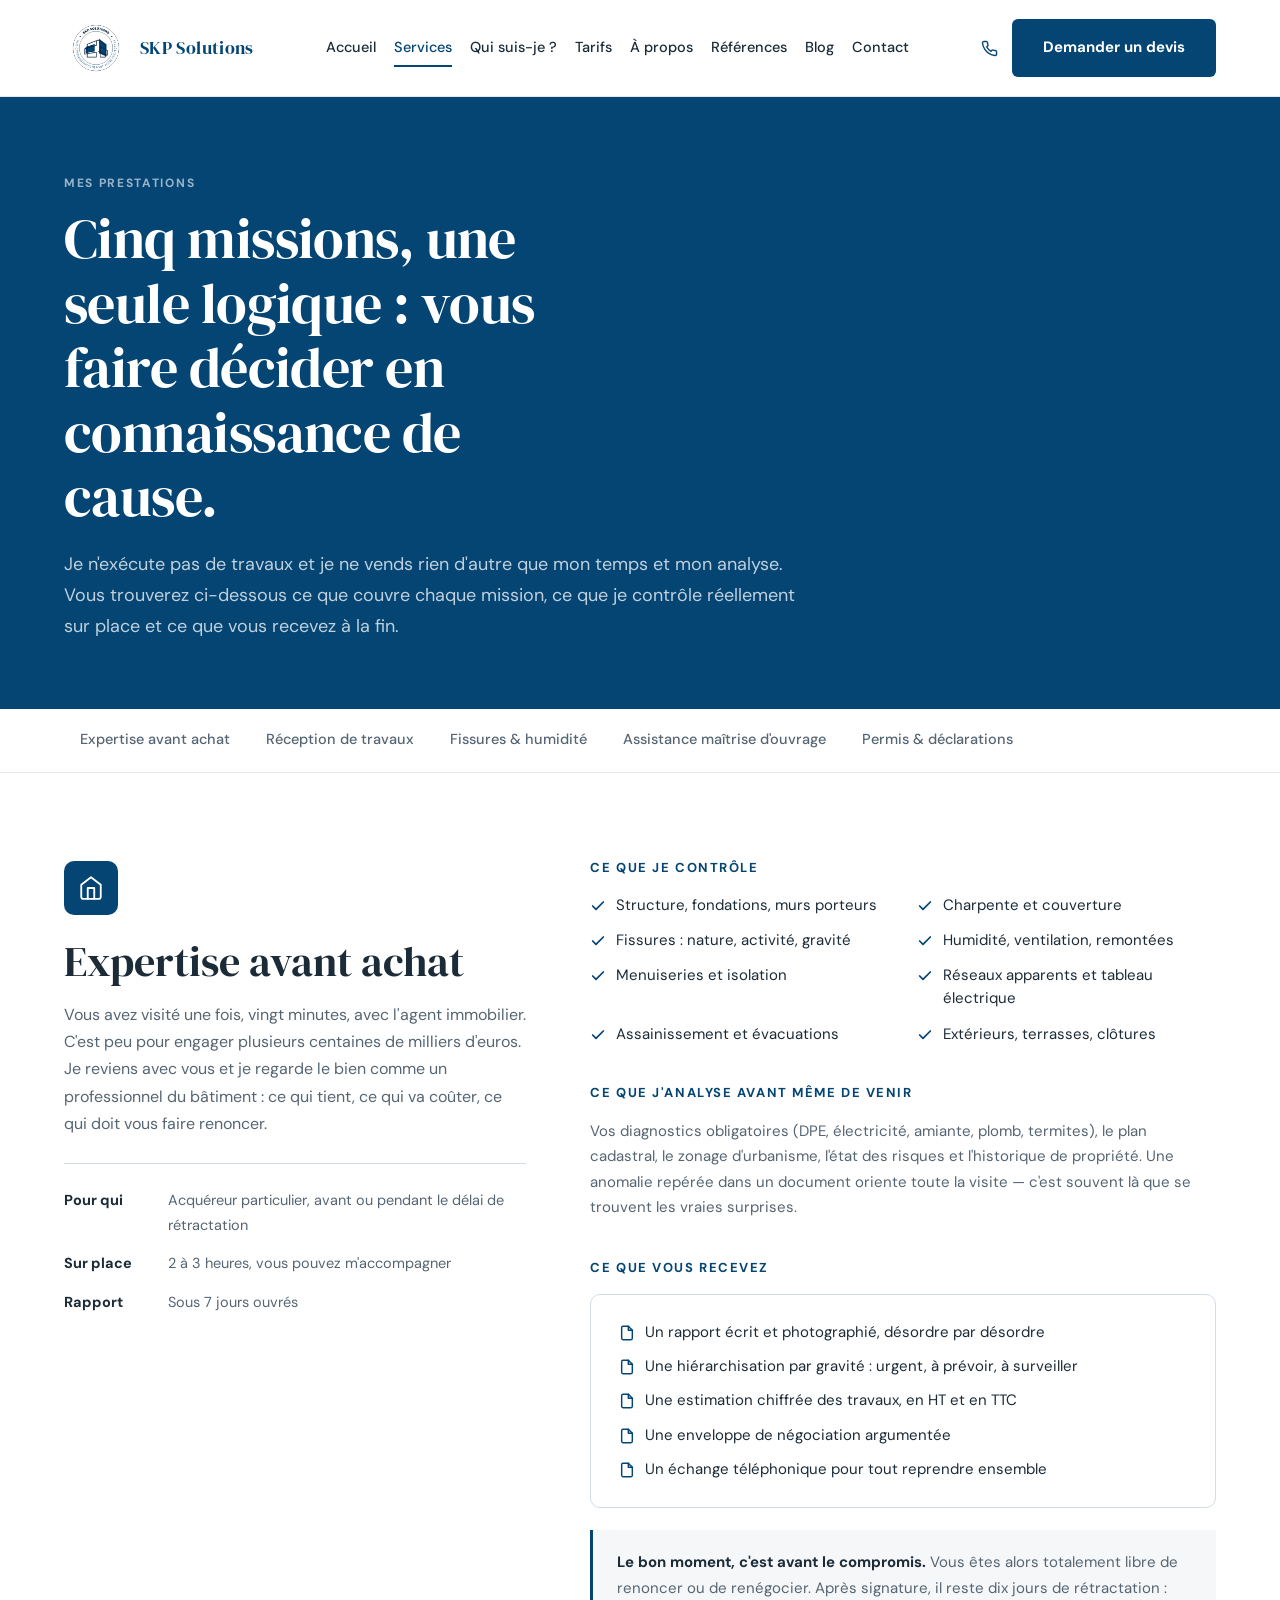
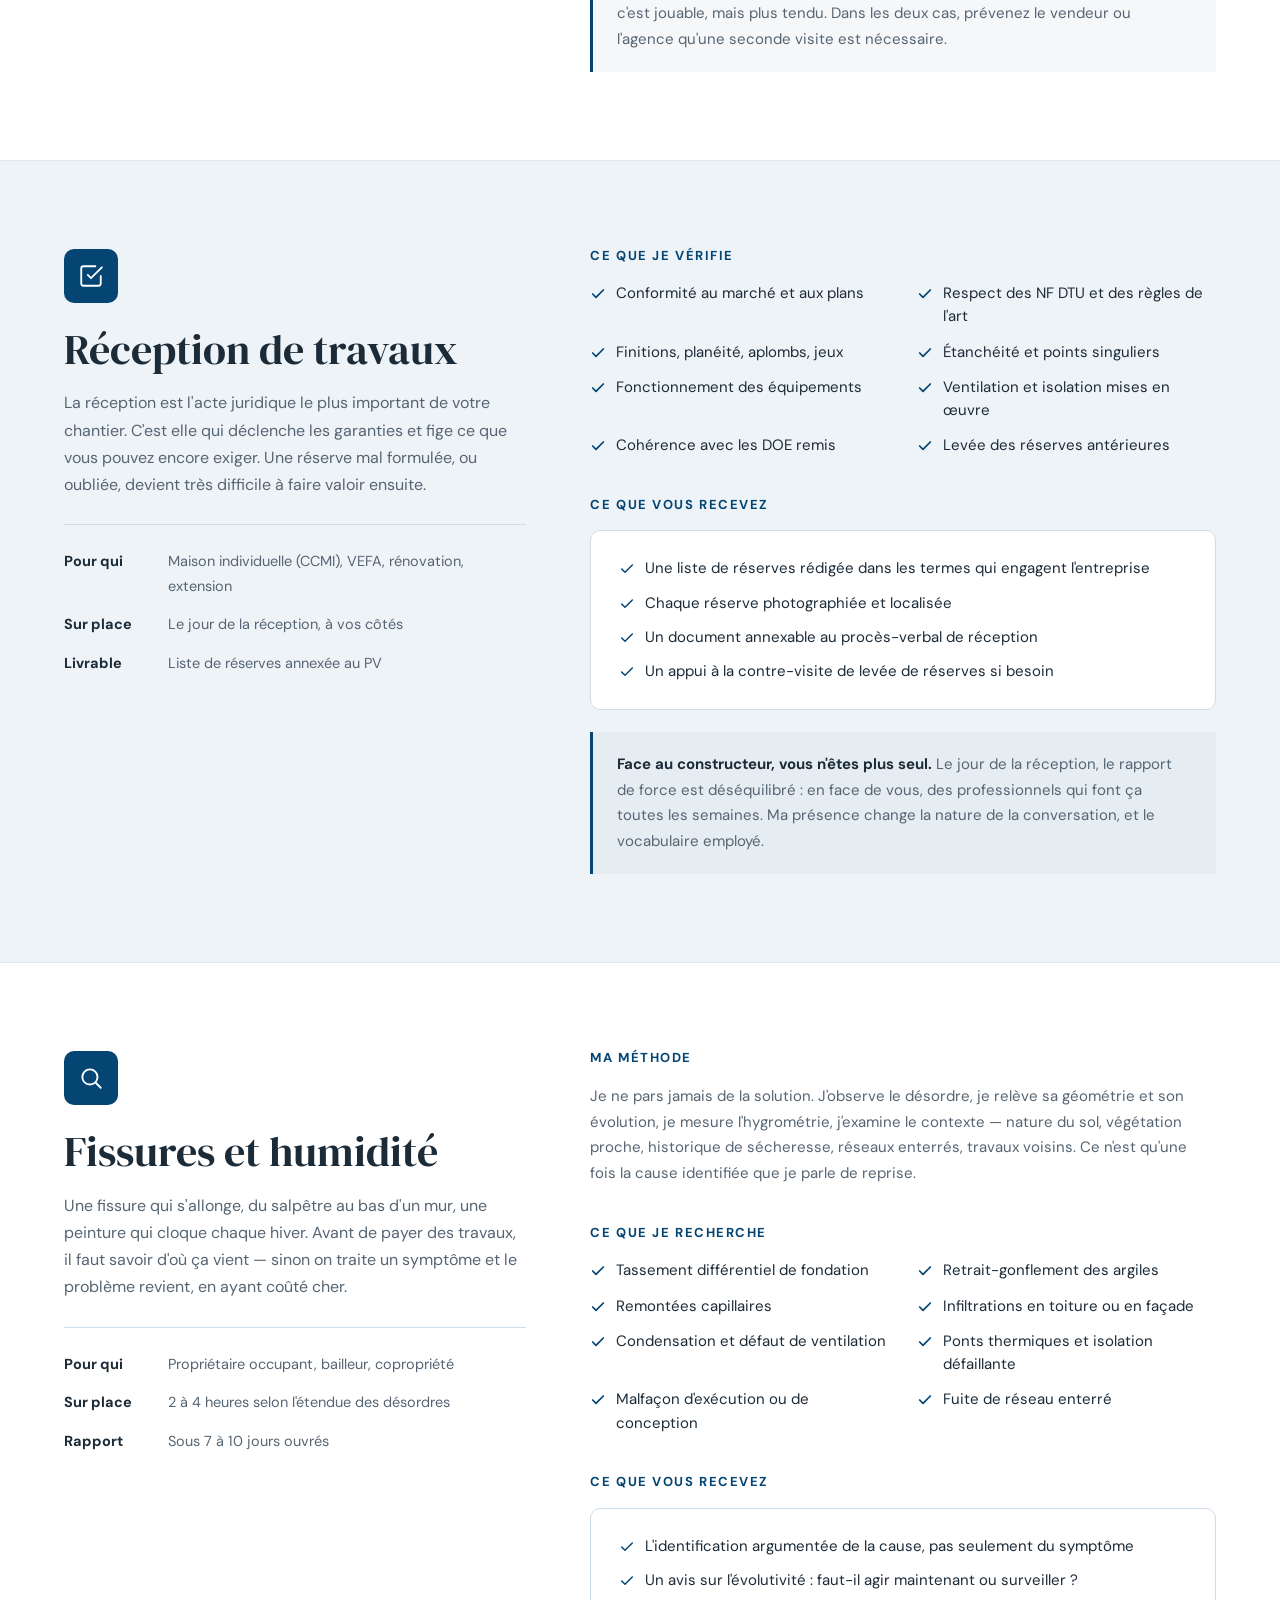
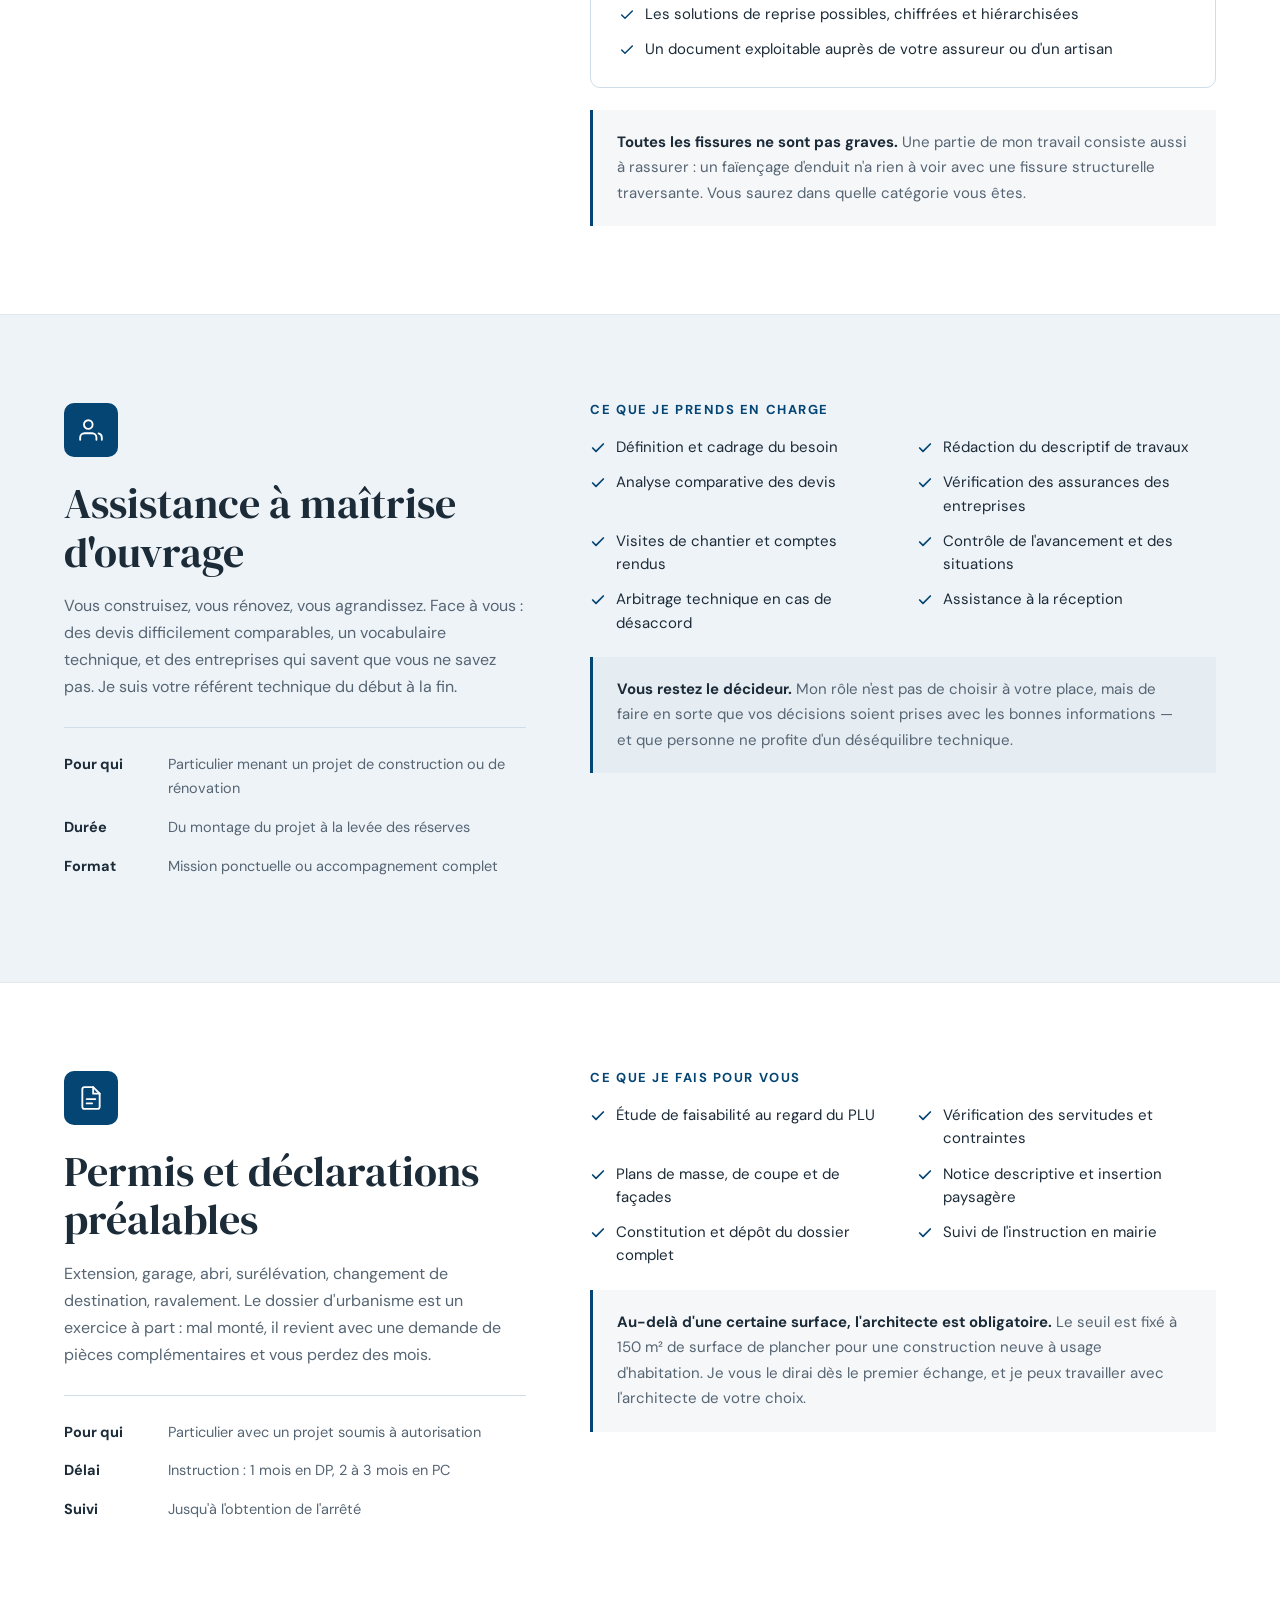
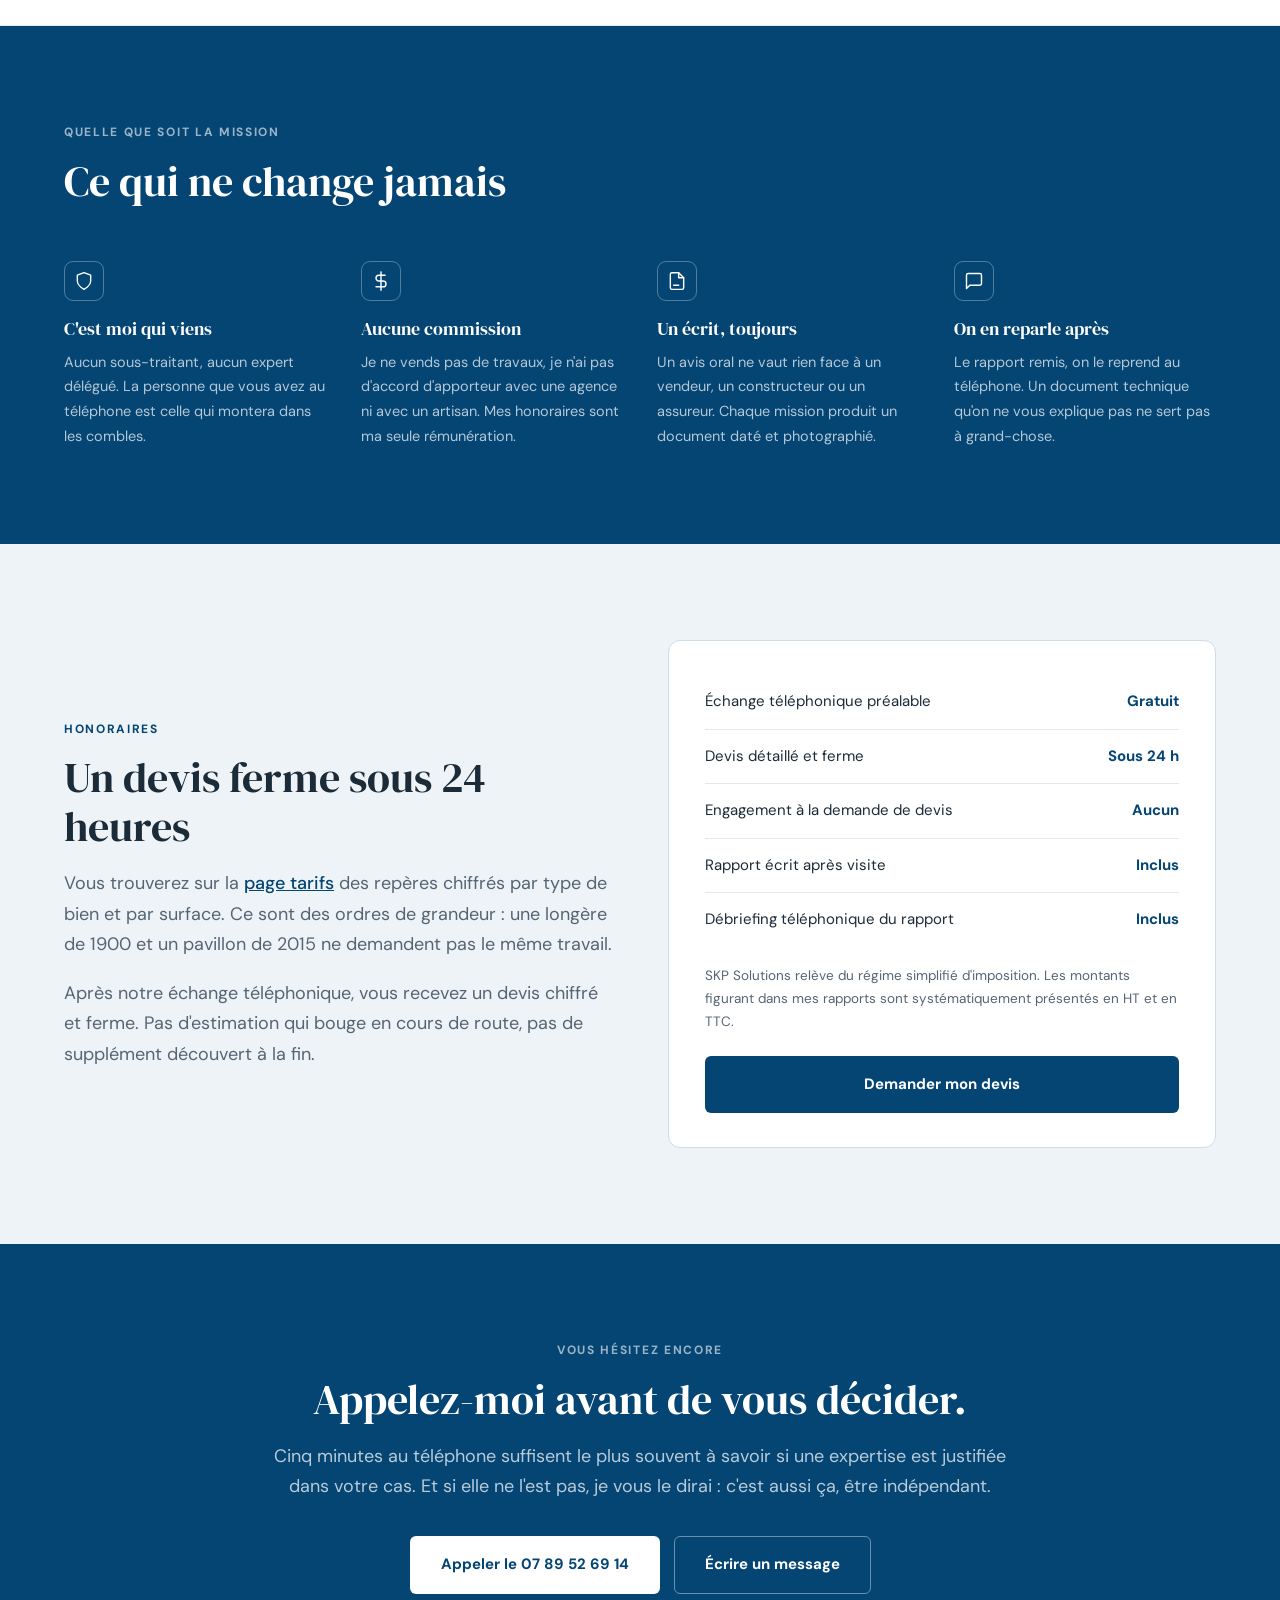
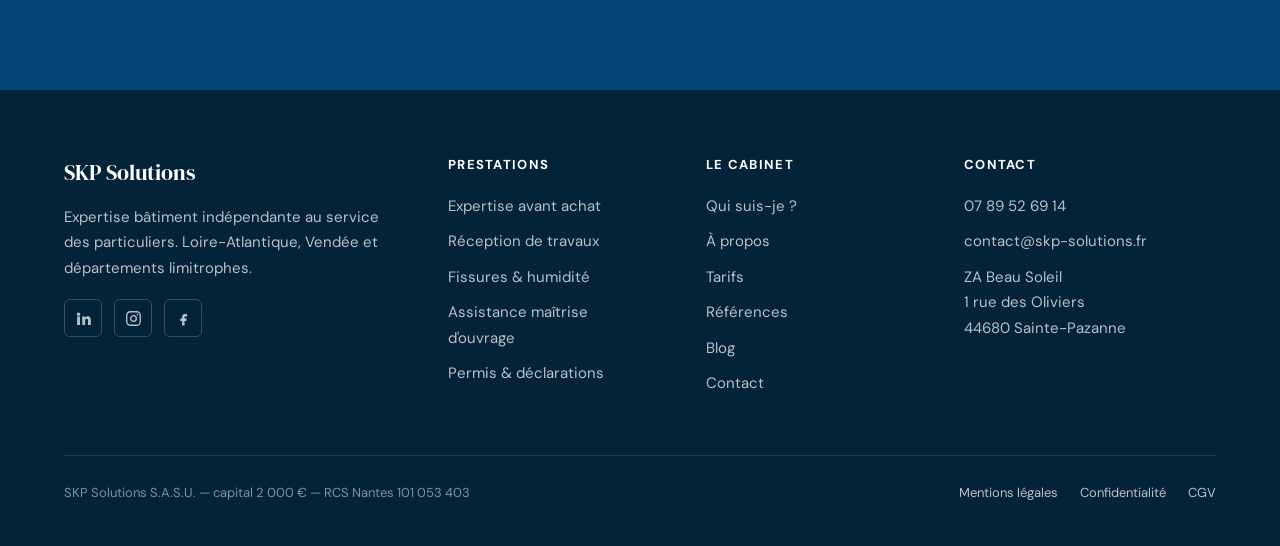
<file: services.html>
<!DOCTYPE html>
<html lang="fr">
<head>
<meta charset="UTF-8">
<meta name="viewport" content="width=device-width, initial-scale=1">
<title>Mes prestations d'expertise bâtiment | SKP Solutions</title>
<meta name="description" content="Expertise avant achat, réception de travaux, diagnostic fissures et humidité, assistance à maîtrise d'ouvrage, permis de construire. Stéphane Guillain, expert indépendant en Loire-Atlantique.">
<link rel="canonical" href="https://skp-solutions.fr/services.html">
<meta property="og:type" content="website">
<meta property="og:locale" content="fr_FR">
<meta property="og:site_name" content="SKP Solutions">
<meta property="og:title" content="Mes prestations d'expertise bâtiment | SKP Solutions">
<meta property="og:description" content="Expertise avant achat, réception de travaux, fissures et humidité, AMO, permis de construire.">
<meta property="og:url" content="https://skp-solutions.fr/services.html">
<meta property="og:image" content="https://skp-solutions.fr/assets/apercu-social.jpg">
<meta name="twitter:card" content="summary_large_image">

<link rel="preconnect" href="https://fonts.googleapis.com">
<link rel="preconnect" href="https://fonts.gstatic.com" crossorigin>
<link href="https://fonts.googleapis.com/css2?family=DM+Sans:wght@400;500;700&family=DM+Serif+Display&display=swap" rel="stylesheet">
<link rel="stylesheet" href="style.css">

<style>
/* ===== Styles propres à la page Services ===== */

/* -- Bandeau de page -- */
.tete-page {
  background: var(--bleu);
  color: var(--blanc);
  padding-block: 76px 68px;
}
.tete-page h1 { max-width: 18ch; margin-bottom: 20px; }
.tete-page .chapo { color: rgba(255,255,255,0.75); }
.tete-page .surtitre { color: rgba(255,255,255,0.6); }

/* -- Sommaire ancré -- */
.sommaire {
  border-bottom: 1px solid var(--ligne);
  background: var(--blanc);
  position: sticky;
  top: var(--entete);
  z-index: 60;
}
.sommaire ul {
  display: flex;
  gap: 4px;
  overflow-x: auto;
  scrollbar-width: none;
}
.sommaire ul::-webkit-scrollbar { display: none; }
.sommaire a {
  display: block;
  white-space: nowrap;
  padding: 18px 16px;
  font-size: 14.5px;
  font-weight: 500;
  color: var(--texte-doux);
  text-decoration: none;
  border-bottom: 2px solid transparent;
  transition: color .15s ease, border-color .15s ease;
}
.sommaire a:hover { color: var(--bleu); border-bottom-color: var(--bleu-trait); }

/* -- Bloc prestation -- */
.presta-bloc { padding-block: 88px; border-bottom: 1px solid var(--ligne); scroll-margin-top: 140px; }
.presta-bloc:nth-child(even) { background: var(--bleu-lavis); }

.presta-bloc__grille {
  display: grid;
  grid-template-columns: 0.85fr 1.15fr;
  gap: 64px;
  align-items: start;
}

.presta-bloc__intro { position: sticky; top: 150px; }
.presta-bloc__icone {
  width: 54px; height: 54px;
  border-radius: 10px;
  background: var(--bleu);
  display: grid;
  place-items: center;
  margin-bottom: 22px;
}
.presta-bloc h2 { margin-bottom: 16px; }
.presta-bloc__intro p { color: var(--texte-doux); }

.meta { display: grid; gap: 14px; margin-top: 26px; padding-top: 24px; border-top: 1px solid var(--bleu-trait); }
.meta div { display: flex; gap: 12px; align-items: baseline; font-size: 14.5px; }
.meta dt { font-weight: 700; min-width: 92px; flex: 0 0 auto; }
.meta dd { color: var(--texte-doux); margin: 0; }

/* Colonne détaillée */
.detail h3 {
  font-family: var(--corps);
  font-size: 13px;
  font-weight: 700;
  letter-spacing: 0.12em;
  text-transform: uppercase;
  color: var(--bleu);
  margin-bottom: 18px;
}
.detail + .detail { margin-top: 40px; }

.liste-controle { display: grid; grid-template-columns: 1fr 1fr; gap: 12px 28px; }
.liste-controle li {
  display: flex;
  gap: 10px;
  align-items: flex-start;
  font-size: 15px;
  line-height: 1.55;
}
.liste-controle svg { flex: 0 0 auto; margin-top: 4px; }

.livrable {
  background: var(--blanc);
  border: 1px solid var(--bleu-trait);
  border-radius: 10px;
  padding: 26px 28px;
}
.presta-bloc:nth-child(even) .livrable { background: var(--blanc); }
.livrable ul { display: grid; gap: 11px; }
.livrable li { display: flex; gap: 10px; font-size: 15px; align-items: flex-start; line-height: 1.55; }
.livrable svg { flex: 0 0 auto; margin-top: 4px; }

.cas {
  margin-top: 22px;
  padding: 20px 24px;
  border-left: 3px solid var(--bleu);
  background: rgba(4,69,116,0.04);
  font-size: 15px;
  color: var(--texte-doux);
}
.cas strong { color: var(--texte); font-weight: 700; }

/* -- Ce qui vaut pour toutes les missions -- */
.socle__grille { display: grid; grid-template-columns: repeat(4, 1fr); gap: 34px; }
.socle__item h3 { font-size: 18px; margin-bottom: 10px; }
.socle__item p { font-size: 14.5px; color: rgba(255,255,255,0.7); }
.socle__puce {
  width: 40px; height: 40px;
  border: 1.5px solid rgba(255,255,255,0.3);
  border-radius: 9px;
  display: grid;
  place-items: center;
  margin-bottom: 18px;
}

/* -- Tarifs -- */
.tarif {
  display: grid;
  grid-template-columns: 1fr 1fr;
  gap: 56px;
  align-items: center;
}
.tarif__encart {
  border: 1.5px solid var(--bleu-trait);
  border-radius: 12px;
  padding: 34px 36px;
  background: var(--blanc);
}
.tarif__ligne {
  display: flex;
  justify-content: space-between;
  gap: 20px;
  padding: 14px 0;
  border-bottom: 1px solid var(--ligne);
  font-size: 15px;
}
.tarif__ligne:last-of-type { border-bottom: none; }
.tarif__ligne span:last-child { font-weight: 700; color: var(--bleu); white-space: nowrap; }
.tarif__note { font-size: 13.5px; color: var(--texte-doux); margin-top: 18px; }

/* -- Appel final -- */
.final { text-align: center; }
.final__actions { display: flex; flex-wrap: wrap; gap: 14px; justify-content: center; margin-top: 34px; }

/* -- Responsive -- */
@media (max-width: 980px) {
  .presta-bloc { padding-block: 60px; scroll-margin-top: 120px; }
  .presta-bloc__grille { grid-template-columns: 1fr; gap: 36px; }
  .presta-bloc__intro { position: static; }
  .socle__grille { grid-template-columns: 1fr 1fr; gap: 30px; }
  .tarif { grid-template-columns: 1fr; gap: 34px; }
  .sommaire { top: var(--entete); }
}
@media (max-width: 620px) {
  .liste-controle { grid-template-columns: 1fr; }
  .socle__grille { grid-template-columns: 1fr; }
  .final__actions .btn { width: 100%; justify-content: center; }
}
</style>
</head>

<body>
<a class="saut-contenu" href="#principal">Aller au contenu</a>

<!-- ============ EN-TÊTE ============ -->
<header class="entete">
  <div class="contenu entete__inner">
    <a class="marque" href="index.html">
      <img class="marque__logo" src="assets/logo-skp.png" alt="">
      <span class="marque__nom">SKP Solutions</span>
    </a>

    <nav class="nav" id="nav">
      <a href="index.html">Accueil</a>
      <a href="services.html" aria-current="page">Services</a>
      <a href="qui-suis-je.html">Qui suis-je&nbsp;?</a>
      <a href="tarifs.html">Tarifs</a>
      <a href="a-propos.html">À propos</a>
      <a href="references.html">Références</a>
      <a href="blog.html">Blog</a>
      <a href="contact.html">Contact</a>
    </nav>

    <div class="entete__actions">
      <a class="tel-entete" href="tel:+33789526914" aria-label="Appeler le 07 89 52 69 14">
        <svg width="17" height="17" viewBox="0 0 24 24" fill="none" stroke="currentColor" stroke-width="2" stroke-linecap="round" stroke-linejoin="round"><path d="M22 16.92v3a2 2 0 0 1-2.18 2 19.79 19.79 0 0 1-8.63-3.07 19.5 19.5 0 0 1-6-6A19.79 19.79 0 0 1 2.12 4.18 2 2 0 0 1 4.11 2h3a2 2 0 0 1 2 1.72c.13.96.36 1.9.7 2.81a2 2 0 0 1-.45 2.11L8.09 9.91a16 16 0 0 0 6 6l1.27-1.27a2 2 0 0 1 2.11-.45c.9.34 1.85.57 2.81.7A2 2 0 0 1 22 16.92z"/></svg>
      </a>
      <a class="btn btn--plein" href="contact.html">Demander un devis</a>
      <button class="burger" id="burger" aria-label="Ouvrir le menu" aria-expanded="false" aria-controls="nav">
        <svg width="22" height="22" viewBox="0 0 24 24" fill="none" stroke="currentColor" stroke-width="2" stroke-linecap="round"><line x1="3" y1="7" x2="21" y2="7"/><line x1="3" y1="12" x2="21" y2="12"/><line x1="3" y1="17" x2="21" y2="17"/></svg>
      </button>
    </div>
  </div>
</header>

<main id="principal">

<!-- ============ BANDEAU DE PAGE ============ -->
<section class="tete-page">
  <div class="contenu">
    <p class="surtitre">Mes prestations</p>
    <h1>Cinq missions, une seule logique&nbsp;: vous faire décider en connaissance de cause.</h1>
    <p class="chapo">
      Je n'exécute pas de travaux et je ne vends rien d'autre que mon temps et mon analyse. Vous trouverez ci-dessous ce que couvre chaque mission, ce que je contrôle réellement sur place et ce que vous recevez à la fin.
    </p>
  </div>
</section>

<!-- ============ SOMMAIRE ============ -->
<nav class="sommaire" aria-label="Sommaire des prestations">
  <div class="contenu">
    <ul>
      <li><a href="#avant-achat">Expertise avant achat</a></li>
      <li><a href="#reception">Réception de travaux</a></li>
      <li><a href="#pathologies">Fissures &amp; humidité</a></li>
      <li><a href="#amo">Assistance maîtrise d'ouvrage</a></li>
      <li><a href="#urbanisme">Permis &amp; déclarations</a></li>
    </ul>
  </div>
</nav>

<!-- ============ 1 — AVANT ACHAT ============ -->
<section class="presta-bloc" id="avant-achat">
  <div class="contenu presta-bloc__grille">

    <div class="presta-bloc__intro">
      <span class="presta-bloc__icone">
        <svg width="26" height="26" viewBox="0 0 24 24" fill="none" stroke="#fff" stroke-width="1.7" stroke-linecap="round" stroke-linejoin="round"><path d="M3 9l9-7 9 7v11a2 2 0 0 1-2 2H5a2 2 0 0 1-2-2z"/><polyline points="9 22 9 12 15 12 15 22"/></svg>
      </span>
      <h2>Expertise avant achat</h2>
      <p>
        Vous avez visité une fois, vingt minutes, avec l'agent immobilier. C'est peu pour engager plusieurs centaines de milliers d'euros. Je reviens avec vous et je regarde le bien comme un professionnel du bâtiment&nbsp;: ce qui tient, ce qui va coûter, ce qui doit vous faire renoncer.
      </p>

      <dl class="meta">
        <div><dt>Pour qui</dt><dd>Acquéreur particulier, avant ou pendant le délai de rétractation</dd></div>
        <div><dt>Sur place</dt><dd>2 à 3 heures, vous pouvez m'accompagner</dd></div>
        <div><dt>Rapport</dt><dd>Sous 7 jours ouvrés</dd></div>
      </dl>
    </div>

    <div>
      <div class="detail">
        <h3>Ce que je contrôle</h3>
        <ul class="liste-controle">
          <li><svg width="16" height="16" viewBox="0 0 24 24" fill="none" stroke="#044574" stroke-width="2.6" stroke-linecap="round" stroke-linejoin="round"><polyline points="20 6 9 17 4 12"/></svg>Structure, fondations, murs porteurs</li>
          <li><svg width="16" height="16" viewBox="0 0 24 24" fill="none" stroke="#044574" stroke-width="2.6" stroke-linecap="round" stroke-linejoin="round"><polyline points="20 6 9 17 4 12"/></svg>Charpente et couverture</li>
          <li><svg width="16" height="16" viewBox="0 0 24 24" fill="none" stroke="#044574" stroke-width="2.6" stroke-linecap="round" stroke-linejoin="round"><polyline points="20 6 9 17 4 12"/></svg>Fissures&nbsp;: nature, activité, gravité</li>
          <li><svg width="16" height="16" viewBox="0 0 24 24" fill="none" stroke="#044574" stroke-width="2.6" stroke-linecap="round" stroke-linejoin="round"><polyline points="20 6 9 17 4 12"/></svg>Humidité, ventilation, remontées</li>
          <li><svg width="16" height="16" viewBox="0 0 24 24" fill="none" stroke="#044574" stroke-width="2.6" stroke-linecap="round" stroke-linejoin="round"><polyline points="20 6 9 17 4 12"/></svg>Menuiseries et isolation</li>
          <li><svg width="16" height="16" viewBox="0 0 24 24" fill="none" stroke="#044574" stroke-width="2.6" stroke-linecap="round" stroke-linejoin="round"><polyline points="20 6 9 17 4 12"/></svg>Réseaux apparents et tableau électrique</li>
          <li><svg width="16" height="16" viewBox="0 0 24 24" fill="none" stroke="#044574" stroke-width="2.6" stroke-linecap="round" stroke-linejoin="round"><polyline points="20 6 9 17 4 12"/></svg>Assainissement et évacuations</li>
          <li><svg width="16" height="16" viewBox="0 0 24 24" fill="none" stroke="#044574" stroke-width="2.6" stroke-linecap="round" stroke-linejoin="round"><polyline points="20 6 9 17 4 12"/></svg>Extérieurs, terrasses, clôtures</li>
        </ul>
      </div>

      <div class="detail">
        <h3>Ce que j'analyse avant même de venir</h3>
        <p style="color:var(--texte-doux);font-size:15px;">
          Vos diagnostics obligatoires (DPE, électricité, amiante, plomb, termites), le plan cadastral, le zonage d'urbanisme, l'état des risques et l'historique de propriété. Une anomalie repérée dans un document oriente toute la visite&nbsp;— c'est souvent là que se trouvent les vraies surprises.
        </p>
      </div>

      <div class="detail">
        <h3>Ce que vous recevez</h3>
        <div class="livrable">
          <ul>
            <li><svg width="16" height="16" viewBox="0 0 24 24" fill="none" stroke="#044574" stroke-width="2.2" stroke-linecap="round" stroke-linejoin="round"><path d="M14 2H6a2 2 0 0 0-2 2v16a2 2 0 0 0 2 2h12a2 2 0 0 0 2-2V8z"/><polyline points="14 2 14 8 20 8"/></svg>Un rapport écrit et photographié, désordre par désordre</li>
            <li><svg width="16" height="16" viewBox="0 0 24 24" fill="none" stroke="#044574" stroke-width="2.2" stroke-linecap="round" stroke-linejoin="round"><path d="M14 2H6a2 2 0 0 0-2 2v16a2 2 0 0 0 2 2h12a2 2 0 0 0 2-2V8z"/><polyline points="14 2 14 8 20 8"/></svg>Une hiérarchisation par gravité&nbsp;: urgent, à prévoir, à surveiller</li>
            <li><svg width="16" height="16" viewBox="0 0 24 24" fill="none" stroke="#044574" stroke-width="2.2" stroke-linecap="round" stroke-linejoin="round"><path d="M14 2H6a2 2 0 0 0-2 2v16a2 2 0 0 0 2 2h12a2 2 0 0 0 2-2V8z"/><polyline points="14 2 14 8 20 8"/></svg>Une estimation chiffrée des travaux, en HT et en TTC</li>
            <li><svg width="16" height="16" viewBox="0 0 24 24" fill="none" stroke="#044574" stroke-width="2.2" stroke-linecap="round" stroke-linejoin="round"><path d="M14 2H6a2 2 0 0 0-2 2v16a2 2 0 0 0 2 2h12a2 2 0 0 0 2-2V8z"/><polyline points="14 2 14 8 20 8"/></svg>Une enveloppe de négociation argumentée</li>
            <li><svg width="16" height="16" viewBox="0 0 24 24" fill="none" stroke="#044574" stroke-width="2.2" stroke-linecap="round" stroke-linejoin="round"><path d="M14 2H6a2 2 0 0 0-2 2v16a2 2 0 0 0 2 2h12a2 2 0 0 0 2-2V8z"/><polyline points="14 2 14 8 20 8"/></svg>Un échange téléphonique pour tout reprendre ensemble</li>
          </ul>
        </div>
      </div>

      <p class="cas">
        <strong>Le bon moment, c'est avant le compromis.</strong> Vous êtes alors totalement libre de renoncer ou de renégocier. Après signature, il reste dix jours de rétractation&nbsp;: c'est jouable, mais plus tendu. Dans les deux cas, prévenez le vendeur ou l'agence qu'une seconde visite est nécessaire.
      </p>
    </div>
  </div>
</section>

<!-- ============ 2 — RÉCEPTION ============ -->
<section class="presta-bloc" id="reception">
  <div class="contenu presta-bloc__grille">

    <div class="presta-bloc__intro">
      <span class="presta-bloc__icone">
        <svg width="26" height="26" viewBox="0 0 24 24" fill="none" stroke="#fff" stroke-width="1.7" stroke-linecap="round" stroke-linejoin="round"><path d="M9 11l3 3L22 4"/><path d="M21 12v7a2 2 0 0 1-2 2H5a2 2 0 0 1-2-2V5a2 2 0 0 1 2-2h11"/></svg>
      </span>
      <h2>Réception de travaux</h2>
      <p>
        La réception est l'acte juridique le plus important de votre chantier. C'est elle qui déclenche les garanties et fige ce que vous pouvez encore exiger. Une réserve mal formulée, ou oubliée, devient très difficile à faire valoir ensuite.
      </p>

      <dl class="meta">
        <div><dt>Pour qui</dt><dd>Maison individuelle (CCMI), VEFA, rénovation, extension</dd></div>
        <div><dt>Sur place</dt><dd>Le jour de la réception, à vos côtés</dd></div>
        <div><dt>Livrable</dt><dd>Liste de réserves annexée au PV</dd></div>
      </dl>
    </div>

    <div>
      <div class="detail">
        <h3>Ce que je vérifie</h3>
        <ul class="liste-controle">
          <li><svg width="16" height="16" viewBox="0 0 24 24" fill="none" stroke="#044574" stroke-width="2.6" stroke-linecap="round" stroke-linejoin="round"><polyline points="20 6 9 17 4 12"/></svg>Conformité au marché et aux plans</li>
          <li><svg width="16" height="16" viewBox="0 0 24 24" fill="none" stroke="#044574" stroke-width="2.6" stroke-linecap="round" stroke-linejoin="round"><polyline points="20 6 9 17 4 12"/></svg>Respect des NF DTU et des règles de l'art</li>
          <li><svg width="16" height="16" viewBox="0 0 24 24" fill="none" stroke="#044574" stroke-width="2.6" stroke-linecap="round" stroke-linejoin="round"><polyline points="20 6 9 17 4 12"/></svg>Finitions, planéité, aplombs, jeux</li>
          <li><svg width="16" height="16" viewBox="0 0 24 24" fill="none" stroke="#044574" stroke-width="2.6" stroke-linecap="round" stroke-linejoin="round"><polyline points="20 6 9 17 4 12"/></svg>Étanchéité et points singuliers</li>
          <li><svg width="16" height="16" viewBox="0 0 24 24" fill="none" stroke="#044574" stroke-width="2.6" stroke-linecap="round" stroke-linejoin="round"><polyline points="20 6 9 17 4 12"/></svg>Fonctionnement des équipements</li>
          <li><svg width="16" height="16" viewBox="0 0 24 24" fill="none" stroke="#044574" stroke-width="2.6" stroke-linecap="round" stroke-linejoin="round"><polyline points="20 6 9 17 4 12"/></svg>Ventilation et isolation mises en œuvre</li>
          <li><svg width="16" height="16" viewBox="0 0 24 24" fill="none" stroke="#044574" stroke-width="2.6" stroke-linecap="round" stroke-linejoin="round"><polyline points="20 6 9 17 4 12"/></svg>Cohérence avec les DOE remis</li>
          <li><svg width="16" height="16" viewBox="0 0 24 24" fill="none" stroke="#044574" stroke-width="2.6" stroke-linecap="round" stroke-linejoin="round"><polyline points="20 6 9 17 4 12"/></svg>Levée des réserves antérieures</li>
        </ul>
      </div>

      <div class="detail">
        <h3>Ce que vous recevez</h3>
        <div class="livrable">
          <ul>
            <li><svg width="16" height="16" viewBox="0 0 24 24" fill="none" stroke="#044574" stroke-width="2.2" stroke-linecap="round" stroke-linejoin="round"><polyline points="20 6 9 17 4 12"/></svg>Une liste de réserves rédigée dans les termes qui engagent l'entreprise</li>
            <li><svg width="16" height="16" viewBox="0 0 24 24" fill="none" stroke="#044574" stroke-width="2.2" stroke-linecap="round" stroke-linejoin="round"><polyline points="20 6 9 17 4 12"/></svg>Chaque réserve photographiée et localisée</li>
            <li><svg width="16" height="16" viewBox="0 0 24 24" fill="none" stroke="#044574" stroke-width="2.2" stroke-linecap="round" stroke-linejoin="round"><polyline points="20 6 9 17 4 12"/></svg>Un document annexable au procès-verbal de réception</li>
            <li><svg width="16" height="16" viewBox="0 0 24 24" fill="none" stroke="#044574" stroke-width="2.2" stroke-linecap="round" stroke-linejoin="round"><polyline points="20 6 9 17 4 12"/></svg>Un appui à la contre-visite de levée de réserves si besoin</li>
          </ul>
        </div>
      </div>

      <p class="cas">
        <strong>Face au constructeur, vous n'êtes plus seul.</strong> Le jour de la réception, le rapport de force est déséquilibré&nbsp;: en face de vous, des professionnels qui font ça toutes les semaines. Ma présence change la nature de la conversation, et le vocabulaire employé.
      </p>
    </div>
  </div>
</section>

<!-- ============ 3 — PATHOLOGIES ============ -->
<section class="presta-bloc" id="pathologies">
  <div class="contenu presta-bloc__grille">

    <div class="presta-bloc__intro">
      <span class="presta-bloc__icone">
        <svg width="26" height="26" viewBox="0 0 24 24" fill="none" stroke="#fff" stroke-width="1.7" stroke-linecap="round" stroke-linejoin="round"><circle cx="11" cy="11" r="7"/><line x1="21" y1="21" x2="16.6" y2="16.6"/></svg>
      </span>
      <h2>Fissures et humidité</h2>
      <p>
        Une fissure qui s'allonge, du salpêtre au bas d'un mur, une peinture qui cloque chaque hiver. Avant de payer des travaux, il faut savoir d'où ça vient&nbsp;— sinon on traite un symptôme et le problème revient, en ayant coûté cher.
      </p>

      <dl class="meta">
        <div><dt>Pour qui</dt><dd>Propriétaire occupant, bailleur, copropriété</dd></div>
        <div><dt>Sur place</dt><dd>2 à 4 heures selon l'étendue des désordres</dd></div>
        <div><dt>Rapport</dt><dd>Sous 7 à 10 jours ouvrés</dd></div>
      </dl>
    </div>

    <div>
      <div class="detail">
        <h3>Ma méthode</h3>
        <p style="color:var(--texte-doux);font-size:15px;">
          Je ne pars jamais de la solution. J'observe le désordre, je relève sa géométrie et son évolution, je mesure l'hygrométrie, j'examine le contexte&nbsp;— nature du sol, végétation proche, historique de sécheresse, réseaux enterrés, travaux voisins. Ce n'est qu'une fois la cause identifiée que je parle de reprise.
        </p>
      </div>

      <div class="detail">
        <h3>Ce que je recherche</h3>
        <ul class="liste-controle">
          <li><svg width="16" height="16" viewBox="0 0 24 24" fill="none" stroke="#044574" stroke-width="2.6" stroke-linecap="round" stroke-linejoin="round"><polyline points="20 6 9 17 4 12"/></svg>Tassement différentiel de fondation</li>
          <li><svg width="16" height="16" viewBox="0 0 24 24" fill="none" stroke="#044574" stroke-width="2.6" stroke-linecap="round" stroke-linejoin="round"><polyline points="20 6 9 17 4 12"/></svg>Retrait-gonflement des argiles</li>
          <li><svg width="16" height="16" viewBox="0 0 24 24" fill="none" stroke="#044574" stroke-width="2.6" stroke-linecap="round" stroke-linejoin="round"><polyline points="20 6 9 17 4 12"/></svg>Remontées capillaires</li>
          <li><svg width="16" height="16" viewBox="0 0 24 24" fill="none" stroke="#044574" stroke-width="2.6" stroke-linecap="round" stroke-linejoin="round"><polyline points="20 6 9 17 4 12"/></svg>Infiltrations en toiture ou en façade</li>
          <li><svg width="16" height="16" viewBox="0 0 24 24" fill="none" stroke="#044574" stroke-width="2.6" stroke-linecap="round" stroke-linejoin="round"><polyline points="20 6 9 17 4 12"/></svg>Condensation et défaut de ventilation</li>
          <li><svg width="16" height="16" viewBox="0 0 24 24" fill="none" stroke="#044574" stroke-width="2.6" stroke-linecap="round" stroke-linejoin="round"><polyline points="20 6 9 17 4 12"/></svg>Ponts thermiques et isolation défaillante</li>
          <li><svg width="16" height="16" viewBox="0 0 24 24" fill="none" stroke="#044574" stroke-width="2.6" stroke-linecap="round" stroke-linejoin="round"><polyline points="20 6 9 17 4 12"/></svg>Malfaçon d'exécution ou de conception</li>
          <li><svg width="16" height="16" viewBox="0 0 24 24" fill="none" stroke="#044574" stroke-width="2.6" stroke-linecap="round" stroke-linejoin="round"><polyline points="20 6 9 17 4 12"/></svg>Fuite de réseau enterré</li>
        </ul>
      </div>

      <div class="detail">
        <h3>Ce que vous recevez</h3>
        <div class="livrable">
          <ul>
            <li><svg width="16" height="16" viewBox="0 0 24 24" fill="none" stroke="#044574" stroke-width="2.2" stroke-linecap="round" stroke-linejoin="round"><polyline points="20 6 9 17 4 12"/></svg>L'identification argumentée de la cause, pas seulement du symptôme</li>
            <li><svg width="16" height="16" viewBox="0 0 24 24" fill="none" stroke="#044574" stroke-width="2.2" stroke-linecap="round" stroke-linejoin="round"><polyline points="20 6 9 17 4 12"/></svg>Un avis sur l'évolutivité&nbsp;: faut-il agir maintenant ou surveiller&nbsp;?</li>
            <li><svg width="16" height="16" viewBox="0 0 24 24" fill="none" stroke="#044574" stroke-width="2.2" stroke-linecap="round" stroke-linejoin="round"><polyline points="20 6 9 17 4 12"/></svg>Les solutions de reprise possibles, chiffrées et hiérarchisées</li>
            <li><svg width="16" height="16" viewBox="0 0 24 24" fill="none" stroke="#044574" stroke-width="2.2" stroke-linecap="round" stroke-linejoin="round"><polyline points="20 6 9 17 4 12"/></svg>Un document exploitable auprès de votre assureur ou d'un artisan</li>
          </ul>
        </div>
      </div>

      <p class="cas">
        <strong>Toutes les fissures ne sont pas graves.</strong> Une partie de mon travail consiste aussi à rassurer&nbsp;: un faïençage d'enduit n'a rien à voir avec une fissure structurelle traversante. Vous saurez dans quelle catégorie vous êtes.
      </p>
    </div>
  </div>
</section>

<!-- ============ 4 — AMO ============ -->
<section class="presta-bloc" id="amo">
  <div class="contenu presta-bloc__grille">

    <div class="presta-bloc__intro">
      <span class="presta-bloc__icone">
        <svg width="26" height="26" viewBox="0 0 24 24" fill="none" stroke="#fff" stroke-width="1.7" stroke-linecap="round" stroke-linejoin="round"><path d="M17 21v-2a4 4 0 0 0-4-4H6a4 4 0 0 0-4 4v2"/><circle cx="9.5" cy="7" r="4"/><path d="M22 21v-2a4 4 0 0 0-3-3.87"/></svg>
      </span>
      <h2>Assistance à maîtrise d'ouvrage</h2>
      <p>
        Vous construisez, vous rénovez, vous agrandissez. Face à vous&nbsp;: des devis difficilement comparables, un vocabulaire technique, et des entreprises qui savent que vous ne savez pas. Je suis votre référent technique du début à la fin.
      </p>

      <dl class="meta">
        <div><dt>Pour qui</dt><dd>Particulier menant un projet de construction ou de rénovation</dd></div>
        <div><dt>Durée</dt><dd>Du montage du projet à la levée des réserves</dd></div>
        <div><dt>Format</dt><dd>Mission ponctuelle ou accompagnement complet</dd></div>
      </dl>
    </div>

    <div>
      <div class="detail">
        <h3>Ce que je prends en charge</h3>
        <ul class="liste-controle">
          <li><svg width="16" height="16" viewBox="0 0 24 24" fill="none" stroke="#044574" stroke-width="2.6" stroke-linecap="round" stroke-linejoin="round"><polyline points="20 6 9 17 4 12"/></svg>Définition et cadrage du besoin</li>
          <li><svg width="16" height="16" viewBox="0 0 24 24" fill="none" stroke="#044574" stroke-width="2.6" stroke-linecap="round" stroke-linejoin="round"><polyline points="20 6 9 17 4 12"/></svg>Rédaction du descriptif de travaux</li>
          <li><svg width="16" height="16" viewBox="0 0 24 24" fill="none" stroke="#044574" stroke-width="2.6" stroke-linecap="round" stroke-linejoin="round"><polyline points="20 6 9 17 4 12"/></svg>Analyse comparative des devis</li>
          <li><svg width="16" height="16" viewBox="0 0 24 24" fill="none" stroke="#044574" stroke-width="2.6" stroke-linecap="round" stroke-linejoin="round"><polyline points="20 6 9 17 4 12"/></svg>Vérification des assurances des entreprises</li>
          <li><svg width="16" height="16" viewBox="0 0 24 24" fill="none" stroke="#044574" stroke-width="2.6" stroke-linecap="round" stroke-linejoin="round"><polyline points="20 6 9 17 4 12"/></svg>Visites de chantier et comptes rendus</li>
          <li><svg width="16" height="16" viewBox="0 0 24 24" fill="none" stroke="#044574" stroke-width="2.6" stroke-linecap="round" stroke-linejoin="round"><polyline points="20 6 9 17 4 12"/></svg>Contrôle de l'avancement et des situations</li>
          <li><svg width="16" height="16" viewBox="0 0 24 24" fill="none" stroke="#044574" stroke-width="2.6" stroke-linecap="round" stroke-linejoin="round"><polyline points="20 6 9 17 4 12"/></svg>Arbitrage technique en cas de désaccord</li>
          <li><svg width="16" height="16" viewBox="0 0 24 24" fill="none" stroke="#044574" stroke-width="2.6" stroke-linecap="round" stroke-linejoin="round"><polyline points="20 6 9 17 4 12"/></svg>Assistance à la réception</li>
        </ul>
      </div>

      <p class="cas">
        <strong>Vous restez le décideur.</strong> Mon rôle n'est pas de choisir à votre place, mais de faire en sorte que vos décisions soient prises avec les bonnes informations&nbsp;— et que personne ne profite d'un déséquilibre technique.
      </p>
    </div>
  </div>
</section>

<!-- ============ 5 — URBANISME ============ -->
<section class="presta-bloc" id="urbanisme">
  <div class="contenu presta-bloc__grille">

    <div class="presta-bloc__intro">
      <span class="presta-bloc__icone">
        <svg width="26" height="26" viewBox="0 0 24 24" fill="none" stroke="#fff" stroke-width="1.7" stroke-linecap="round" stroke-linejoin="round"><path d="M14 2H6a2 2 0 0 0-2 2v16a2 2 0 0 0 2 2h12a2 2 0 0 0 2-2V8z"/><polyline points="14 2 14 8 20 8"/><line x1="8" y1="13" x2="16" y2="13"/><line x1="8" y1="17" x2="13" y2="17"/></svg>
      </span>
      <h2>Permis et déclarations préalables</h2>
      <p>
        Extension, garage, abri, surélévation, changement de destination, ravalement. Le dossier d'urbanisme est un exercice à part&nbsp;: mal monté, il revient avec une demande de pièces complémentaires et vous perdez des mois.
      </p>

      <dl class="meta">
        <div><dt>Pour qui</dt><dd>Particulier avec un projet soumis à autorisation</dd></div>
        <div><dt>Délai</dt><dd>Instruction&nbsp;: 1 mois en DP, 2 à 3 mois en PC</dd></div>
        <div><dt>Suivi</dt><dd>Jusqu'à l'obtention de l'arrêté</dd></div>
      </dl>
    </div>

    <div>
      <div class="detail">
        <h3>Ce que je fais pour vous</h3>
        <ul class="liste-controle">
          <li><svg width="16" height="16" viewBox="0 0 24 24" fill="none" stroke="#044574" stroke-width="2.6" stroke-linecap="round" stroke-linejoin="round"><polyline points="20 6 9 17 4 12"/></svg>Étude de faisabilité au regard du PLU</li>
          <li><svg width="16" height="16" viewBox="0 0 24 24" fill="none" stroke="#044574" stroke-width="2.6" stroke-linecap="round" stroke-linejoin="round"><polyline points="20 6 9 17 4 12"/></svg>Vérification des servitudes et contraintes</li>
          <li><svg width="16" height="16" viewBox="0 0 24 24" fill="none" stroke="#044574" stroke-width="2.6" stroke-linecap="round" stroke-linejoin="round"><polyline points="20 6 9 17 4 12"/></svg>Plans de masse, de coupe et de façades</li>
          <li><svg width="16" height="16" viewBox="0 0 24 24" fill="none" stroke="#044574" stroke-width="2.6" stroke-linecap="round" stroke-linejoin="round"><polyline points="20 6 9 17 4 12"/></svg>Notice descriptive et insertion paysagère</li>
          <li><svg width="16" height="16" viewBox="0 0 24 24" fill="none" stroke="#044574" stroke-width="2.6" stroke-linecap="round" stroke-linejoin="round"><polyline points="20 6 9 17 4 12"/></svg>Constitution et dépôt du dossier complet</li>
          <li><svg width="16" height="16" viewBox="0 0 24 24" fill="none" stroke="#044574" stroke-width="2.6" stroke-linecap="round" stroke-linejoin="round"><polyline points="20 6 9 17 4 12"/></svg>Suivi de l'instruction en mairie</li>
        </ul>
      </div>

      <p class="cas">
        <strong>Au-delà d'une certaine surface, l'architecte est obligatoire.</strong> Le seuil est fixé à 150&nbsp;m² de surface de plancher pour une construction neuve à usage d'habitation. Je vous le dirai dès le premier échange, et je peux travailler avec l'architecte de votre choix.
      </p>
    </div>
  </div>
</section>

<!-- ============ SOCLE COMMUN ============ -->
<section class="bloc bloc--encre">
  <div class="contenu">
    <div class="entete-bloc">
      <p class="surtitre">Quelle que soit la mission</p>
      <h2>Ce qui ne change jamais</h2>
    </div>

    <div class="socle__grille">
      <div class="socle__item">
        <span class="socle__puce">
          <svg width="20" height="20" viewBox="0 0 24 24" fill="none" stroke="#fff" stroke-width="1.7" stroke-linecap="round" stroke-linejoin="round"><path d="M12 22s8-4 8-10V5l-8-3-8 3v7c0 6 8 10 8 10z"/></svg>
        </span>
        <h3>C'est moi qui viens</h3>
        <p>Aucun sous-traitant, aucun expert délégué. La personne que vous avez au téléphone est celle qui montera dans les combles.</p>
      </div>
      <div class="socle__item">
        <span class="socle__puce">
          <svg width="20" height="20" viewBox="0 0 24 24" fill="none" stroke="#fff" stroke-width="1.7" stroke-linecap="round" stroke-linejoin="round"><line x1="12" y1="1" x2="12" y2="23"/><path d="M17 5H9.5a3.5 3.5 0 0 0 0 7h5a3.5 3.5 0 0 1 0 7H6"/></svg>
        </span>
        <h3>Aucune commission</h3>
        <p>Je ne vends pas de travaux, je n'ai pas d'accord d'apporteur avec une agence ni avec un artisan. Mes honoraires sont ma seule rémunération.</p>
      </div>
      <div class="socle__item">
        <span class="socle__puce">
          <svg width="20" height="20" viewBox="0 0 24 24" fill="none" stroke="#fff" stroke-width="1.7" stroke-linecap="round" stroke-linejoin="round"><path d="M14 2H6a2 2 0 0 0-2 2v16a2 2 0 0 0 2 2h12a2 2 0 0 0 2-2V8z"/><polyline points="14 2 14 8 20 8"/><line x1="8" y1="17" x2="14" y2="17"/></svg>
        </span>
        <h3>Un écrit, toujours</h3>
        <p>Un avis oral ne vaut rien face à un vendeur, un constructeur ou un assureur. Chaque mission produit un document daté et photographié.</p>
      </div>
      <div class="socle__item">
        <span class="socle__puce">
          <svg width="20" height="20" viewBox="0 0 24 24" fill="none" stroke="#fff" stroke-width="1.7" stroke-linecap="round" stroke-linejoin="round"><path d="M21 15a2 2 0 0 1-2 2H7l-4 4V5a2 2 0 0 1 2-2h14a2 2 0 0 1 2 2z"/></svg>
        </span>
        <h3>On en reparle après</h3>
        <p>Le rapport remis, on le reprend au téléphone. Un document technique qu'on ne vous explique pas ne sert pas à grand-chose.</p>
      </div>
    </div>
  </div>
</section>

<!-- ============ TARIFS ============ -->
<section class="bloc bloc--lavis">
  <div class="contenu tarif">
    <div>
      <p class="surtitre">Honoraires</p>
      <h2>Un devis ferme sous 24 heures</h2>
      <p class="chapo">
        Vous trouverez sur la <a href="tarifs.html" style="color:var(--bleu);font-weight:500;">page tarifs</a> des repères chiffrés par type de bien et par surface. Ce sont des ordres de grandeur&nbsp;: une longère de 1900 et un pavillon de 2015 ne demandent pas le même travail.
      </p>
      <p class="chapo">
        Après notre échange téléphonique, vous recevez un devis chiffré et ferme. Pas d'estimation qui bouge en cours de route, pas de supplément découvert à la fin.
      </p>
    </div>

    <div class="tarif__encart">
      <div class="tarif__ligne"><span>Échange téléphonique préalable</span><span>Gratuit</span></div>
      <div class="tarif__ligne"><span>Devis détaillé et ferme</span><span>Sous 24 h</span></div>
      <div class="tarif__ligne"><span>Engagement à la demande de devis</span><span>Aucun</span></div>
      <div class="tarif__ligne"><span>Rapport écrit après visite</span><span>Inclus</span></div>
      <div class="tarif__ligne"><span>Débriefing téléphonique du rapport</span><span>Inclus</span></div>
      <p class="tarif__note">
        SKP Solutions relève du régime simplifié d'imposition. Les montants figurant dans mes rapports sont systématiquement présentés en HT et en TTC.
      </p>
      <a class="btn btn--plein" href="contact.html" style="margin-top:22px;width:100%;justify-content:center;">Demander mon devis</a>
    </div>
  </div>
</section>

<!-- ============ APPEL FINAL ============ -->
<section class="bloc bloc--encre final">
  <div class="contenu">
    <p class="surtitre">Vous hésitez encore</p>
    <h2>Appelez-moi avant de vous décider.</h2>
    <p class="chapo" style="margin-inline:auto">
      Cinq minutes au téléphone suffisent le plus souvent à savoir si une expertise est justifiée dans votre cas. Et si elle ne l'est pas, je vous le dirai&nbsp;: c'est aussi ça, être indépendant.
    </p>
    <div class="final__actions">
      <a class="btn btn--blanc" href="tel:+33789526914">Appeler le 07 89 52 69 14</a>
      <a class="btn btn--fantome" href="contact.html">Écrire un message</a>
    </div>
  </div>
</section>

</main>

<!-- ============ PIED DE PAGE ============ -->
<footer class="pied">
  <div class="contenu">
    <div class="pied__grille">
      <div>
        <div class="pied__marque">SKP Solutions</div>
        <p>Expertise bâtiment indépendante au service des particuliers. Loire-Atlantique, Vendée et départements limitrophes.</p>
        <div class="reseaux">
          <a href="https://www.linkedin.com/company/skpsolutions/" aria-label="LinkedIn">
            <svg width="17" height="17" viewBox="0 0 24 24" fill="currentColor"><path d="M4.98 3.5a2.5 2.5 0 1 1 0 5 2.5 2.5 0 0 1 0-5zM3 9h4v12H3zM10 9h3.8v1.7h.05c.53-1 1.83-2.05 3.75-2.05 4 0 4.75 2.6 4.75 6V21h-4v-5.5c0-1.3 0-3-1.85-3s-2.15 1.45-2.15 2.9V21h-4z"/></svg>
          </a>
          <a href="https://www.instagram.com/skp_solutions" aria-label="Instagram">
            <svg width="17" height="17" viewBox="0 0 24 24" fill="none" stroke="currentColor" stroke-width="1.9"><rect x="2.5" y="2.5" width="19" height="19" rx="5"/><circle cx="12" cy="12" r="4"/><circle cx="17.5" cy="6.5" r="1.1" fill="currentColor" stroke="none"/></svg>
          </a>
          <a href="https://www.facebook.com/share/18JYyt2Jcp/" aria-label="Facebook">
            <svg width="17" height="17" viewBox="0 0 24 24" fill="currentColor"><path d="M14 9h3V5.5h-3c-2.3 0-4 1.8-4 4V12H7.5v3.5H10V22h3.5v-6.5H16L16.5 12H13.5V9.5c0-.3.2-.5.5-.5z"/></svg>
          </a>
        </div>
      </div>

      <div>
        <p class="pied__titre">Prestations</p>
        <ul>
          <li><a href="services.html#avant-achat">Expertise avant achat</a></li>
          <li><a href="services.html#reception">Réception de travaux</a></li>
          <li><a href="services.html#pathologies">Fissures &amp; humidité</a></li>
          <li><a href="services.html#amo">Assistance maîtrise d'ouvrage</a></li>
          <li><a href="services.html#urbanisme">Permis &amp; déclarations</a></li>
        </ul>
      </div>

      <div>
        <p class="pied__titre">Le cabinet</p>
        <ul>
          <li><a href="qui-suis-je.html">Qui suis-je&nbsp;?</a></li>
          <li><a href="a-propos.html">À propos</a></li>
          <li><a href="tarifs.html">Tarifs</a></li>
          <li><a href="references.html">Références</a></li>
          <li><a href="blog.html">Blog</a></li>
          <li><a href="contact.html">Contact</a></li>
        </ul>
      </div>

      <div>
        <p class="pied__titre">Contact</p>
        <ul>
          <li><a href="tel:+33789526914">07 89 52 69 14</a></li>
          <li><a href="mailto:contact@skp-solutions.fr">contact@skp-solutions.fr</a></li>
          <li>ZA Beau Soleil<br>1 rue des Oliviers<br>44680 Sainte-Pazanne</li>
        </ul>
      </div>
    </div>

    <div class="pied__legal">
      <p>SKP Solutions S.A.S.U. — capital 2 000 € — RCS Nantes 101 053 403</p>
      <ul>
        <li><a href="mentions-legales.html">Mentions légales</a></li>
        <li><a href="confidentialite.html">Confidentialité</a></li>
        <li><a href="cgv.html">CGV</a></li>
      </ul>
    </div>
  </div>
</footer>

<!-- Barre de contact fixe (mobile) -->
<div class="barre-mobile">
  <a class="barre-mobile__tel" href="tel:+33789526914">
    <svg width="17" height="17" viewBox="0 0 24 24" fill="none" stroke="currentColor" stroke-width="2" stroke-linecap="round" stroke-linejoin="round"><path d="M22 16.92v3a2 2 0 0 1-2.18 2 19.79 19.79 0 0 1-8.63-3.07 19.5 19.5 0 0 1-6-6A19.79 19.79 0 0 1 2.12 4.18 2 2 0 0 1 4.11 2h3a2 2 0 0 1 2 1.72c.13.96.36 1.9.7 2.81a2 2 0 0 1-.45 2.11L8.09 9.91a16 16 0 0 0 6 6l1.27-1.27a2 2 0 0 1 2.11-.45c.9.34 1.85.57 2.81.7A2 2 0 0 1 22 16.92z"/></svg>
    Appeler
  </a>
  <a class="barre-mobile__devis" href="contact.html">Demander un devis</a>
</div>

<script>
  (function () {
    var burger = document.getElementById('burger');
    var nav = document.getElementById('nav');
    if (!burger || !nav) return;
    burger.addEventListener('click', function () {
      var ouvert = nav.getAttribute('data-ouvert') === 'true';
      nav.setAttribute('data-ouvert', String(!ouvert));
      burger.setAttribute('aria-expanded', String(!ouvert));
      burger.setAttribute('aria-label', ouvert ? 'Ouvrir le menu' : 'Fermer le menu');
    });
    nav.addEventListener('click', function (e) {
      if (e.target.tagName === 'A') {
        nav.setAttribute('data-ouvert', 'false');
        burger.setAttribute('aria-expanded', 'false');
      }
    });
  })();
</script>

</body>
</html>
</file>
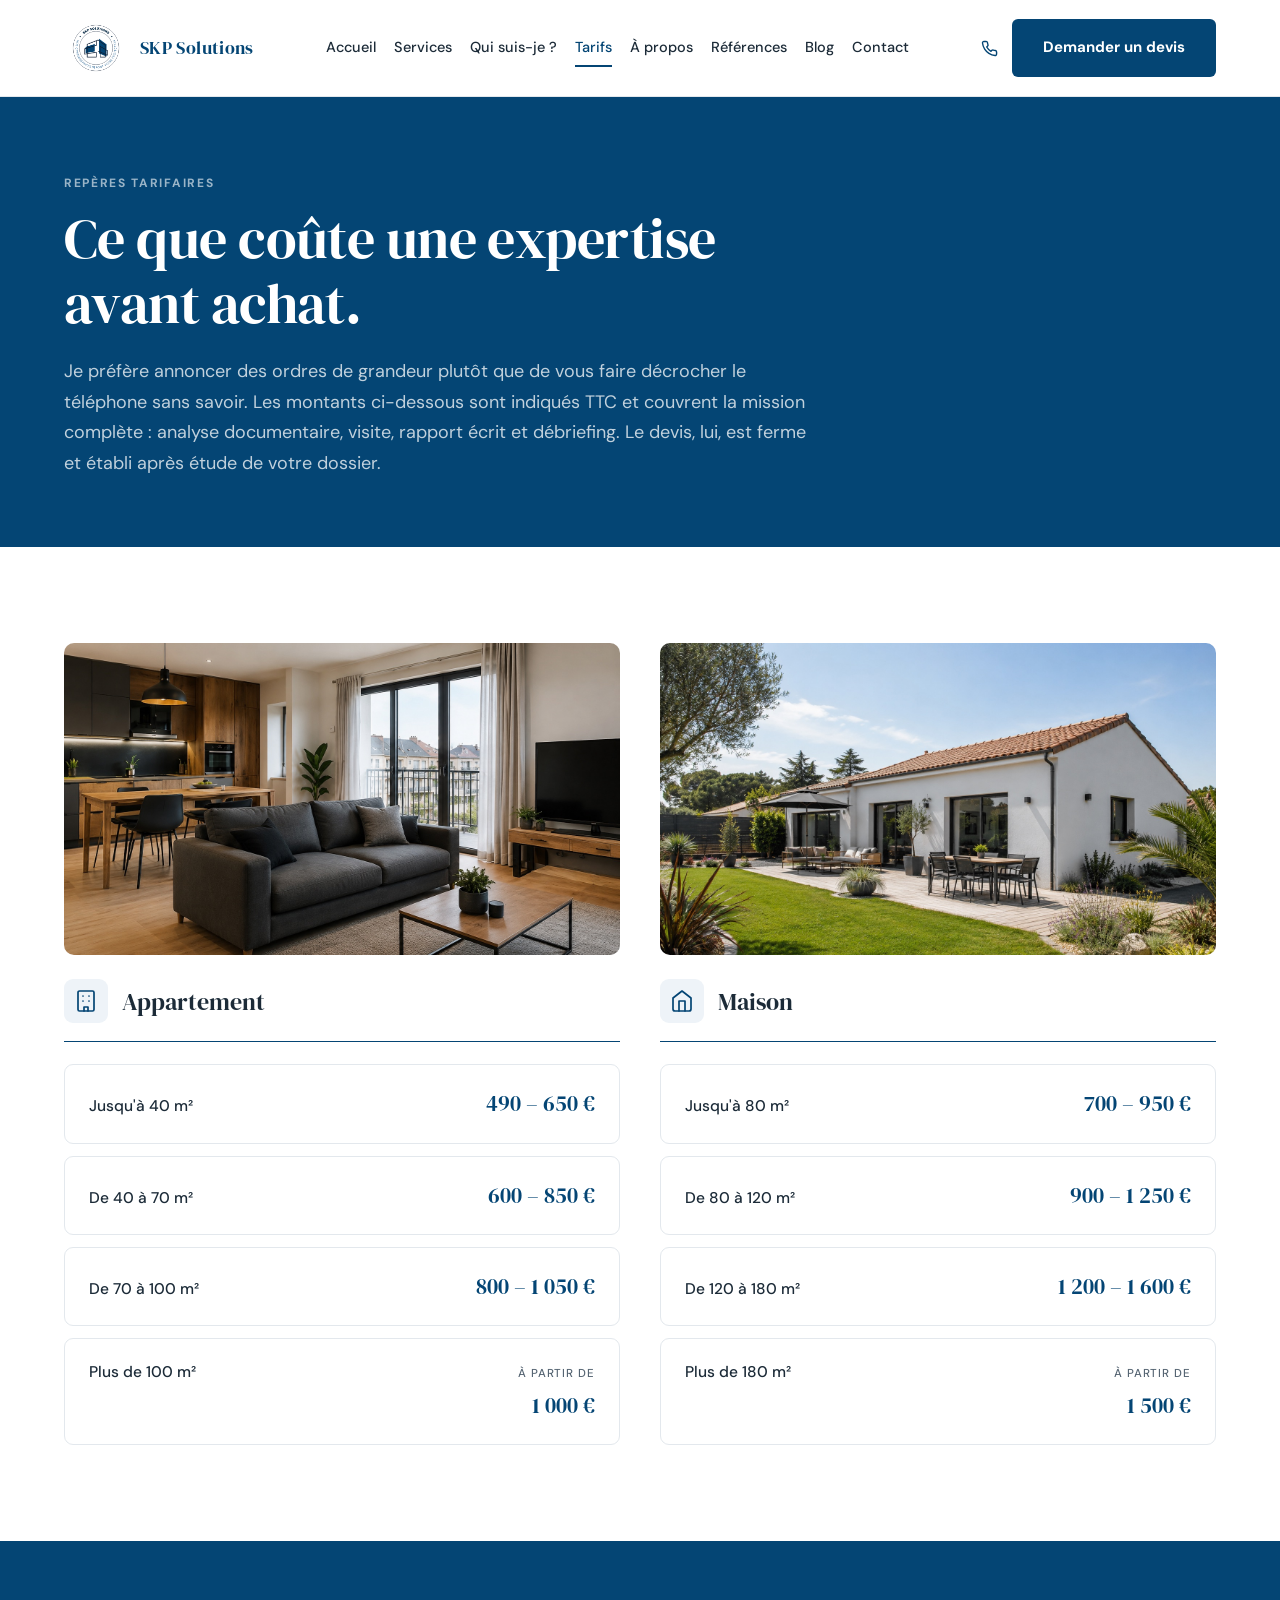
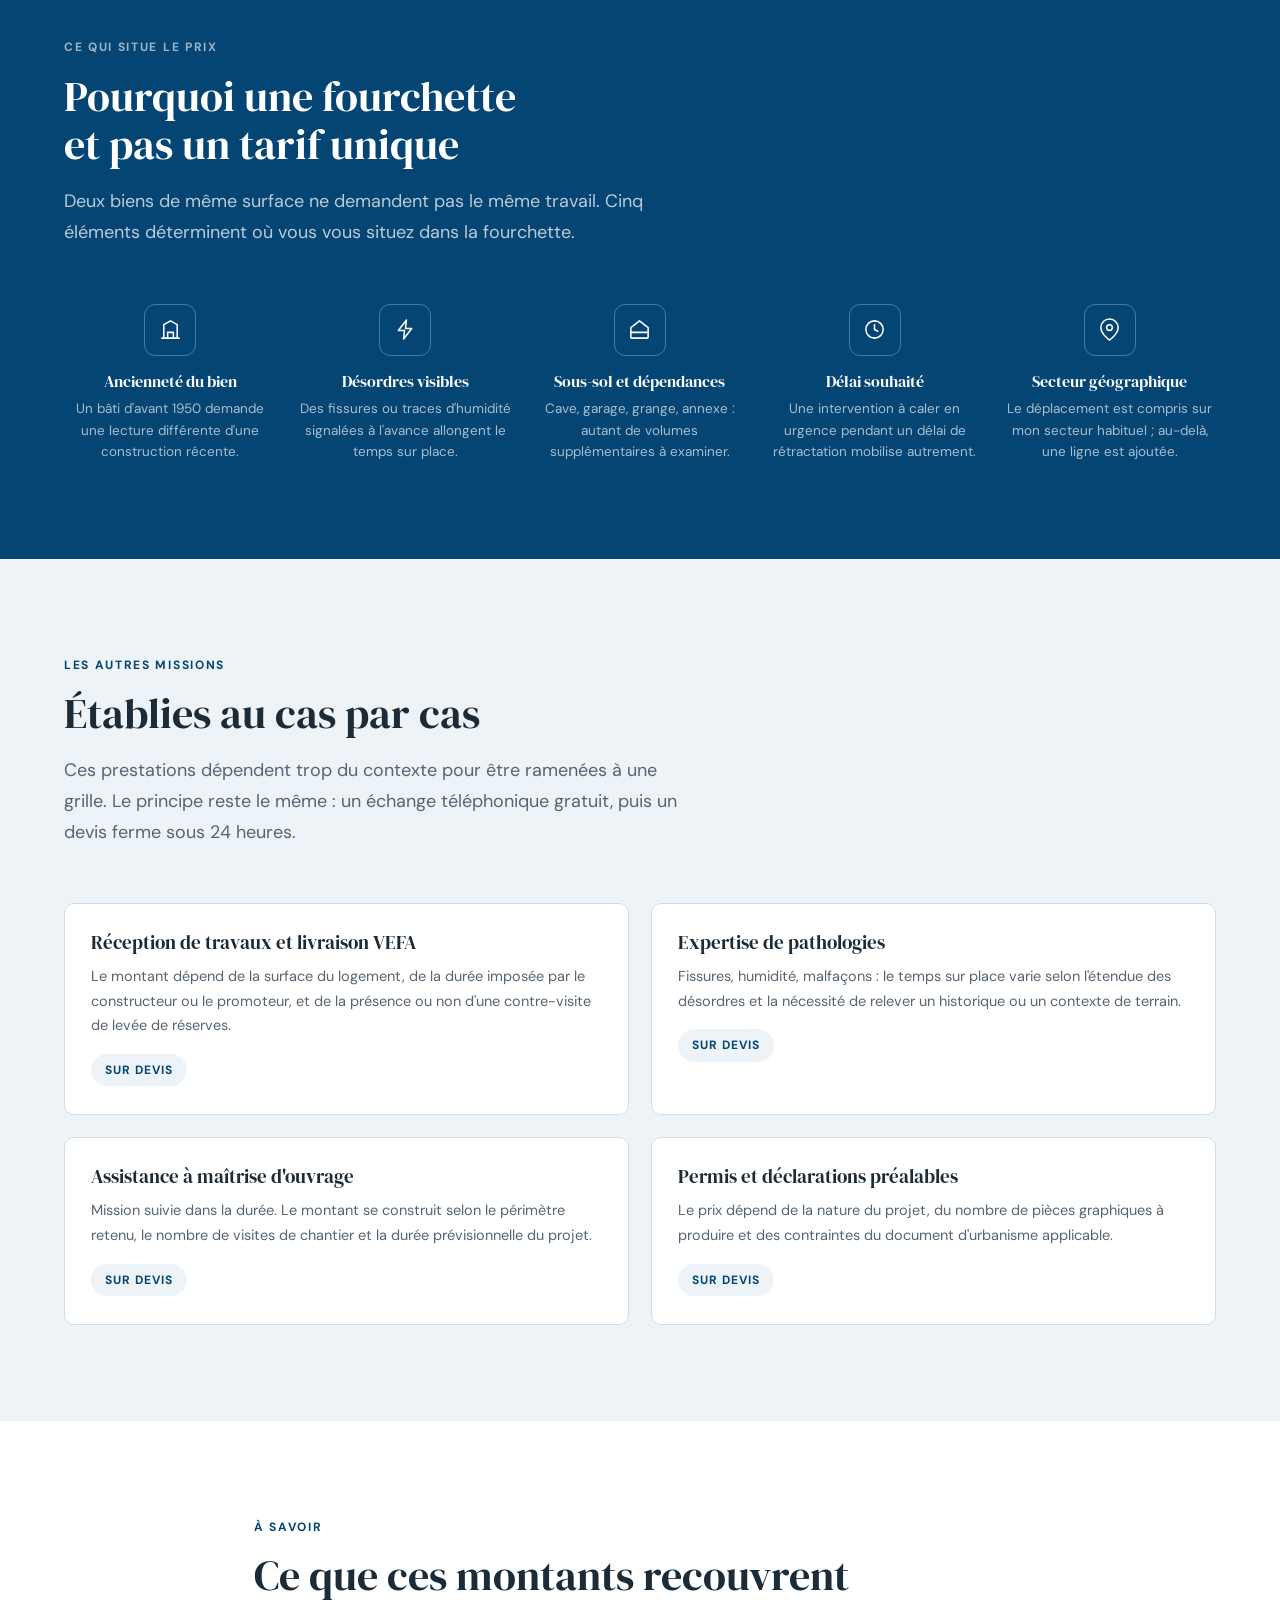
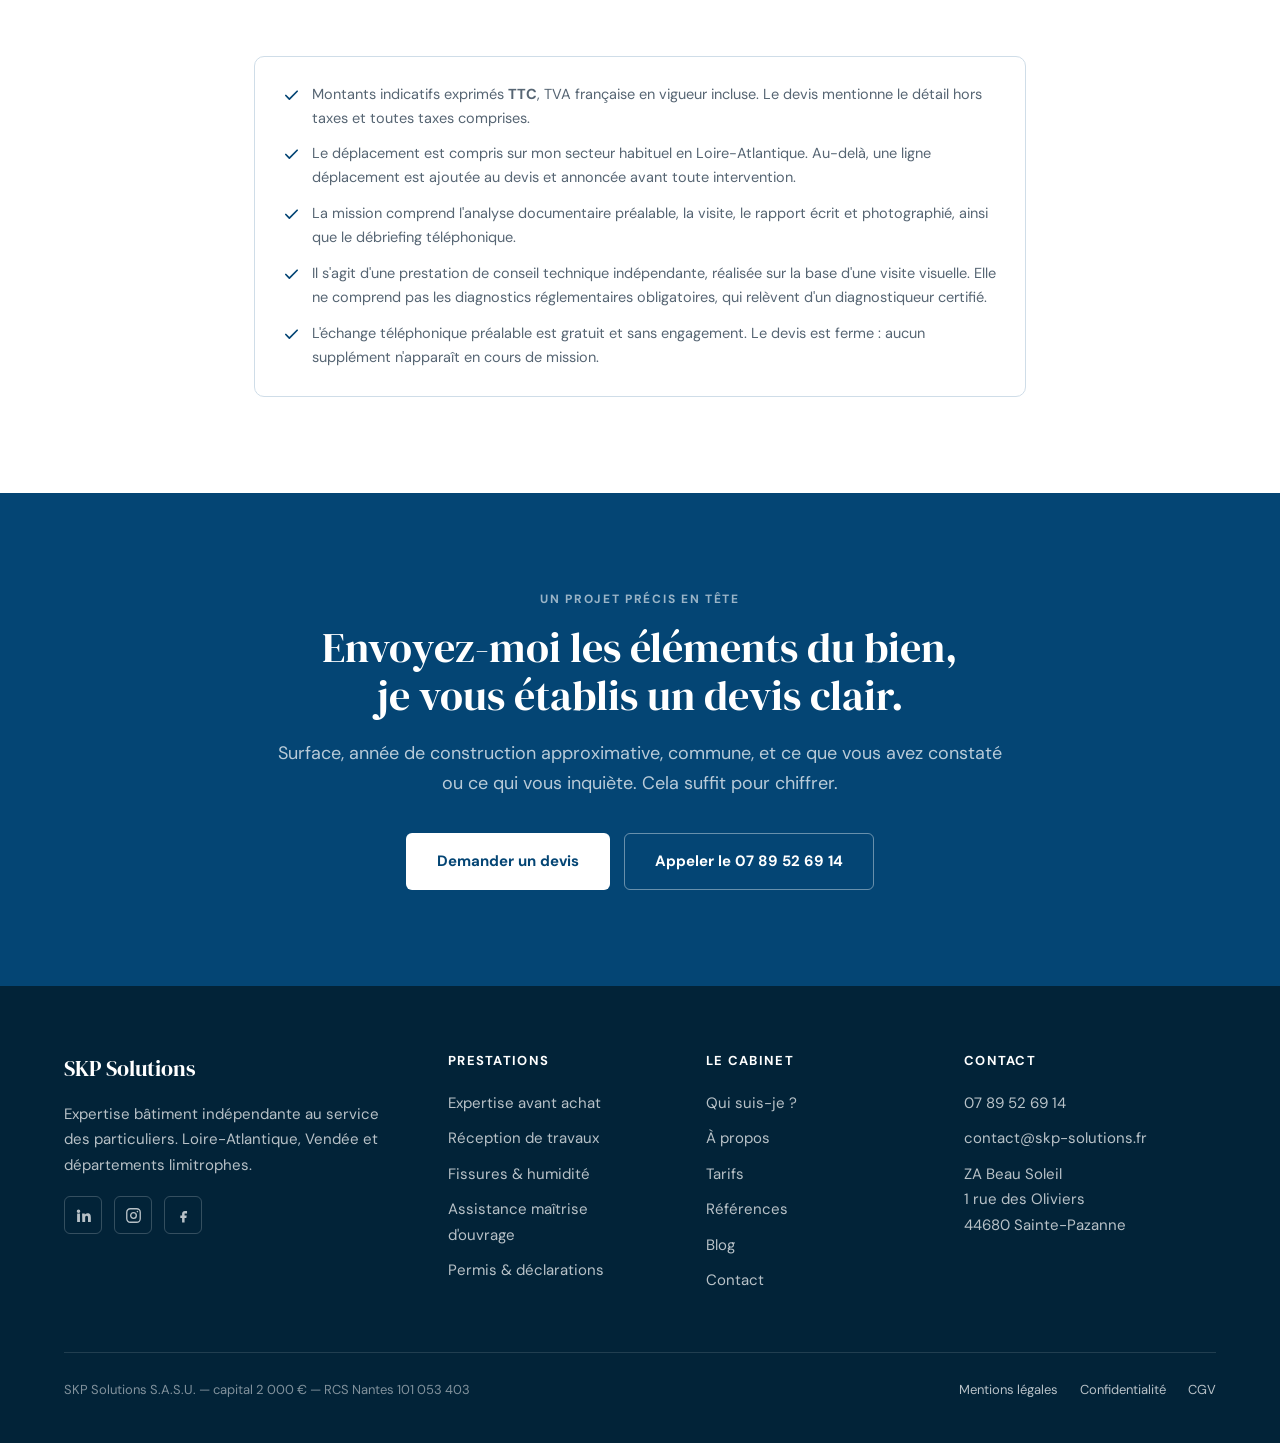
<file: tarifs.html>
<!DOCTYPE html>
<html lang="fr">
<head>
<meta charset="UTF-8">
<meta name="viewport" content="width=device-width, initial-scale=1">
<title>Tarifs — repères chiffrés | SKP Solutions</title>
<meta name="description" content="Repères tarifaires pour une expertise avant achat en Loire-Atlantique : appartement et maison, par surface. Devis ferme sous 24 h, sans engagement.">
<link rel="canonical" href="https://skp-solutions.fr/tarifs.html">
<meta property="og:type" content="website">
<meta property="og:locale" content="fr_FR">
<meta property="og:site_name" content="SKP Solutions">
<meta property="og:title" content="Tarifs — repères chiffrés | SKP Solutions">
<meta property="og:description" content="Ce que coûte une expertise avant achat en Loire-Atlantique. Devis ferme sous 24 h.">
<meta property="og:url" content="https://skp-solutions.fr/tarifs.html">
<meta property="og:image" content="https://skp-solutions.fr/assets/apercu-social.jpg">
<meta name="twitter:card" content="summary_large_image">

<link rel="preconnect" href="https://fonts.googleapis.com">
<link rel="preconnect" href="https://fonts.gstatic.com" crossorigin>
<link href="https://fonts.googleapis.com/css2?family=DM+Sans:wght@400;500;700&family=DM+Serif+Display&display=swap" rel="stylesheet">
<link rel="stylesheet" href="style.css">

<style>
/* ===== Styles propres à la page Tarifs ===== */

.tete-page { background: var(--bleu); color: var(--blanc); padding-block: 76px 68px; }
.tete-page h1 { max-width: 24ch; margin-bottom: 20px; }
.tete-page .chapo { color: rgba(255,255,255,0.75); }
.tete-page .surtitre { color: rgba(255,255,255,0.6); }

.familles { display: grid; grid-template-columns: 1fr 1fr; gap: 40px; }
.famille__visuel {
  aspect-ratio: 16 / 9;
  border-radius: 10px;
  overflow: hidden;
  background: var(--bleu-lavis);
  margin-bottom: 24px;
}
.famille__visuel img { width: 100%; height: 100%; object-fit: cover; }

.famille__tete {
  display: flex; align-items: center; gap: 14px;
  padding-bottom: 18px; margin-bottom: 22px;
  border-bottom: 1.5px solid var(--bleu);
}
.famille__icone {
  width: 44px; height: 44px; border-radius: 9px;
  background: var(--bleu-lavis);
  display: grid; place-items: center; flex: 0 0 auto;
}
.famille__tete h2 { font-size: 24px; }

.paliers { display: grid; gap: 12px; }
.palier {
  display: flex; align-items: baseline; justify-content: space-between; gap: 20px;
  border: 1px solid var(--ligne); border-radius: 9px;
  padding: 20px 24px; background: var(--blanc);
  transition: border-color .18s ease;
}
.palier:hover { border-color: var(--bleu-trait); }
.palier__surface { font-size: 15.5px; font-weight: 500; }
.palier__prix {
  font-family: var(--titre); font-size: 22px; color: var(--bleu);
  white-space: nowrap; text-align: right;
}
.palier__prix small {
  display: block; font-family: var(--corps); font-size: 11.5px; font-weight: 500;
  letter-spacing: 0.08em; text-transform: uppercase; color: var(--texte-doux); margin-bottom: 3px;
}

.facteurs { display: grid; grid-template-columns: repeat(5, 1fr); gap: 22px; }
.facteur { text-align: center; }
.facteur__puce {
  width: 52px; height: 52px; border: 1.5px solid rgba(255,255,255,0.28);
  border-radius: 11px; display: grid; place-items: center; margin: 0 auto 16px;
}
.facteur h3 { font-size: 16px; margin-bottom: 8px; }
.facteur p { font-size: 13.5px; color: rgba(255,255,255,0.65); line-height: 1.6; }

.autres { display: grid; grid-template-columns: repeat(2, 1fr); gap: 22px; }
.autre {
  border: 1px solid var(--bleu-trait); border-radius: 10px;
  padding: 28px 26px; background: var(--blanc);
}
.autre h3 { font-size: 19px; margin-bottom: 10px; }
.autre p { font-size: 14.5px; color: var(--texte-doux); }
.autre__mention {
  display: inline-block; margin-top: 16px; font-size: 12px; font-weight: 700;
  letter-spacing: 0.08em; text-transform: uppercase; color: var(--bleu);
  background: var(--bleu-lavis); border-radius: 100px; padding: 6px 14px;
}

.mentions {
  border: 1px solid var(--bleu-trait); border-radius: 10px;
  padding: 26px 28px; background: var(--blanc);
}
.mentions ul { display: grid; gap: 12px; }
.mentions li {
  display: flex; gap: 12px; align-items: flex-start;
  font-size: 14.5px; color: var(--texte-doux); line-height: 1.65;
}
.mentions svg { flex: 0 0 auto; margin-top: 4px; }

.final { text-align: center; }
.final__actions { display: flex; flex-wrap: wrap; gap: 14px; justify-content: center; margin-top: 34px; }

@media (max-width: 1080px) { .facteurs { grid-template-columns: repeat(3, 1fr); gap: 28px 22px; } }
@media (max-width: 980px) {
  .familles { grid-template-columns: 1fr; gap: 44px; }
  .autres { grid-template-columns: 1fr; }
}
@media (max-width: 620px) {
  .facteurs { grid-template-columns: 1fr 1fr; }
  .palier { flex-direction: column; align-items: flex-start; gap: 8px; }
  .palier__prix { text-align: left; }
  .final__actions .btn { width: 100%; justify-content: center; }
}
</style>
</head>

<body>
<a class="saut-contenu" href="#principal">Aller au contenu</a>

<header class="entete">
  <div class="contenu entete__inner">
    <a class="marque" href="index.html">
      <img class="marque__logo" src="assets/logo-skp.png" alt="">
      <span class="marque__nom">SKP Solutions</span>
    </a>

    <nav class="nav" id="nav">
      <a href="index.html">Accueil</a>
      <a href="services.html">Services</a>
      <a href="qui-suis-je.html">Qui suis-je&nbsp;?</a>
      <a href="tarifs.html" aria-current="page">Tarifs</a>
      <a href="a-propos.html">À propos</a>
      <a href="references.html">Références</a>
      <a href="blog.html">Blog</a>
      <a href="contact.html">Contact</a>
    </nav>

    <div class="entete__actions">
      <a class="tel-entete" href="tel:+33789526914" aria-label="Appeler le 07 89 52 69 14">
        <svg width="17" height="17" viewBox="0 0 24 24" fill="none" stroke="currentColor" stroke-width="2" stroke-linecap="round" stroke-linejoin="round"><path d="M22 16.92v3a2 2 0 0 1-2.18 2 19.79 19.79 0 0 1-8.63-3.07 19.5 19.5 0 0 1-6-6A19.79 19.79 0 0 1 2.12 4.18 2 2 0 0 1 4.11 2h3a2 2 0 0 1 2 1.72c.13.96.36 1.9.7 2.81a2 2 0 0 1-.45 2.11L8.09 9.91a16 16 0 0 0 6 6l1.27-1.27a2 2 0 0 1 2.11-.45c.9.34 1.85.57 2.81.7A2 2 0 0 1 22 16.92z"/></svg>
      </a>
      <a class="btn btn--plein" href="contact.html">Demander un devis</a>
      <button class="burger" id="burger" aria-label="Ouvrir le menu" aria-expanded="false" aria-controls="nav">
        <svg width="22" height="22" viewBox="0 0 24 24" fill="none" stroke="currentColor" stroke-width="2" stroke-linecap="round"><line x1="3" y1="7" x2="21" y2="7"/><line x1="3" y1="12" x2="21" y2="12"/><line x1="3" y1="17" x2="21" y2="17"/></svg>
      </button>
    </div>
  </div>
</header>
<main id="principal">

<section class="tete-page">
  <div class="contenu">
    <p class="surtitre">Repères tarifaires</p>
    <h1>Ce que coûte une expertise avant achat.</h1>
    <p class="chapo">
      Je préfère annoncer des ordres de grandeur plutôt que de vous faire décrocher le téléphone sans savoir. Les montants ci-dessous sont indiqués TTC et couvrent la mission complète&nbsp;: analyse documentaire, visite, rapport écrit et débriefing. Le devis, lui, est ferme et établi après étude de votre dossier.
    </p>
  </div>
</section>

<section class="bloc">
  <div class="contenu">
    <div class="familles">

      <div>
        <figure class="famille__visuel">
          <img src="assets/tarifs-appartement.jpg" alt="Séjour d'un appartement">
        </figure>
        <div class="famille__tete">
          <span class="famille__icone">
            <svg width="24" height="24" viewBox="0 0 24 24" fill="none" stroke="#044574" stroke-width="1.7" stroke-linecap="round" stroke-linejoin="round"><rect x="4" y="2" width="16" height="20" rx="1.5"/><line x1="9" y1="7" x2="9" y2="7.01"/><line x1="15" y1="7" x2="15" y2="7.01"/><line x1="9" y1="12" x2="9" y2="12.01"/><line x1="15" y1="12" x2="15" y2="12.01"/><path d="M10 22v-4h4v4"/></svg>
          </span>
          <h2>Appartement</h2>
        </div>
        <div class="paliers">
        <div class="palier">
          <span class="palier__surface">Jusqu'à 40 m²</span>
          <span class="palier__prix">490 – 650 €</span>
        </div>
        <div class="palier">
          <span class="palier__surface">De 40 à 70 m²</span>
          <span class="palier__prix">600 – 850 €</span>
        </div>
        <div class="palier">
          <span class="palier__surface">De 70 à 100 m²</span>
          <span class="palier__prix">800 – 1 050 €</span>
        </div>
        <div class="palier">
          <span class="palier__surface">Plus de 100 m²</span>
          <span class="palier__prix"><small>À partir de</small>1 000 €</span>
        </div>
        </div>
      </div>

      <div>
        <figure class="famille__visuel">
          <img src="assets/tarifs-maison.jpg" alt="Maison individuelle">
        </figure>
        <div class="famille__tete">
          <span class="famille__icone">
            <svg width="24" height="24" viewBox="0 0 24 24" fill="none" stroke="#044574" stroke-width="1.7" stroke-linecap="round" stroke-linejoin="round"><path d="M3 9l9-7 9 7v11a2 2 0 0 1-2 2H5a2 2 0 0 1-2-2z"/><polyline points="9 22 9 12 15 12 15 22"/></svg>
          </span>
          <h2>Maison</h2>
        </div>
        <div class="paliers">
        <div class="palier">
          <span class="palier__surface">Jusqu'à 80 m²</span>
          <span class="palier__prix">700 – 950 €</span>
        </div>
        <div class="palier">
          <span class="palier__surface">De 80 à 120 m²</span>
          <span class="palier__prix">900 – 1 250 €</span>
        </div>
        <div class="palier">
          <span class="palier__surface">De 120 à 180 m²</span>
          <span class="palier__prix">1 200 – 1 600 €</span>
        </div>
        <div class="palier">
          <span class="palier__surface">Plus de 180 m²</span>
          <span class="palier__prix"><small>À partir de</small>1 500 €</span>
        </div>
        </div>
      </div>

    </div>
  </div>
</section>

<section class="bloc bloc--encre">
  <div class="contenu">
    <div class="entete-bloc">
      <p class="surtitre">Ce qui situe le prix</p>
      <h2>Pourquoi une fourchette<br>et pas un tarif unique</h2>
      <p class="chapo">
        Deux biens de même surface ne demandent pas le même travail. Cinq éléments déterminent où vous vous situez dans la fourchette.
      </p>
    </div>
    <div class="facteurs">
      <div class="facteur">
        <span class="facteur__puce">
          <svg width="23" height="23" viewBox="0 0 24 24" fill="none" stroke="#fff" stroke-width="1.6" stroke-linecap="round" stroke-linejoin="round"><path d="M3 21h18M5 21V7l7-4 7 4v14M9 21v-6h6v6"/></svg>
        </span>
        <h3>Ancienneté du bien</h3>
        <p>Un bâti d'avant 1950 demande une lecture différente d'une construction récente.</p>
      </div>
      <div class="facteur">
        <span class="facteur__puce">
          <svg width="23" height="23" viewBox="0 0 24 24" fill="none" stroke="#fff" stroke-width="1.6" stroke-linecap="round" stroke-linejoin="round"><path d="M13 2L4.5 13H11l-1 9 8.5-11H12l1-9z"/></svg>
        </span>
        <h3>Désordres visibles</h3>
        <p>Des fissures ou traces d'humidité signalées à l'avance allongent le temps sur place.</p>
      </div>
      <div class="facteur">
        <span class="facteur__puce">
          <svg width="23" height="23" viewBox="0 0 24 24" fill="none" stroke="#fff" stroke-width="1.6" stroke-linecap="round" stroke-linejoin="round"><path d="M3 10l9-7 9 7v10a1 1 0 0 1-1 1H4a1 1 0 0 1-1-1z"/><line x1="3" y1="15" x2="21" y2="15"/></svg>
        </span>
        <h3>Sous-sol et dépendances</h3>
        <p>Cave, garage, grange, annexe : autant de volumes supplémentaires à examiner.</p>
      </div>
      <div class="facteur">
        <span class="facteur__puce">
          <svg width="23" height="23" viewBox="0 0 24 24" fill="none" stroke="#fff" stroke-width="1.6" stroke-linecap="round" stroke-linejoin="round"><circle cx="12" cy="12" r="9"/><polyline points="12 7 12 12 15.5 14"/></svg>
        </span>
        <h3>Délai souhaité</h3>
        <p>Une intervention à caler en urgence pendant un délai de rétractation mobilise autrement.</p>
      </div>
      <div class="facteur">
        <span class="facteur__puce">
          <svg width="23" height="23" viewBox="0 0 24 24" fill="none" stroke="#fff" stroke-width="1.6" stroke-linecap="round" stroke-linejoin="round"><path d="M21 10c0 7-9 13-9 13s-9-6-9-13a9 9 0 0 1 18 0z"/><circle cx="12" cy="10" r="3"/></svg>
        </span>
        <h3>Secteur géographique</h3>
        <p>Le déplacement est compris sur mon secteur habituel ; au-delà, une ligne est ajoutée.</p>
      </div>
    </div>
  </div>
</section>

<section class="bloc bloc--lavis">
  <div class="contenu">
    <div class="entete-bloc">
      <p class="surtitre">Les autres missions</p>
      <h2>Établies au cas par cas</h2>
      <p class="chapo">
        Ces prestations dépendent trop du contexte pour être ramenées à une grille. Le principe reste le même&nbsp;: un échange téléphonique gratuit, puis un devis ferme sous 24 heures.
      </p>
    </div>

    <div class="autres">
      <div class="autre">
        <h3>Réception de travaux et livraison VEFA</h3>
        <p>Le montant dépend de la surface du logement, de la durée imposée par le constructeur ou le promoteur, et de la présence ou non d'une contre-visite de levée de réserves.</p>
        <span class="autre__mention">Sur devis</span>
      </div>
      <div class="autre">
        <h3>Expertise de pathologies</h3>
        <p>Fissures, humidité, malfaçons&nbsp;: le temps sur place varie selon l'étendue des désordres et la nécessité de relever un historique ou un contexte de terrain.</p>
        <span class="autre__mention">Sur devis</span>
      </div>
      <div class="autre">
        <h3>Assistance à maîtrise d'ouvrage</h3>
        <p>Mission suivie dans la durée. Le montant se construit selon le périmètre retenu, le nombre de visites de chantier et la durée prévisionnelle du projet.</p>
        <span class="autre__mention">Sur devis</span>
      </div>
      <div class="autre">
        <h3>Permis et déclarations préalables</h3>
        <p>Le prix dépend de la nature du projet, du nombre de pièces graphiques à produire et des contraintes du document d'urbanisme applicable.</p>
        <span class="autre__mention">Sur devis</span>
      </div>
    </div>
  </div>
</section>

<section class="bloc">
  <div class="contenu" style="max-width:900px;">
    <div class="entete-bloc">
      <p class="surtitre">À savoir</p>
      <h2>Ce que ces montants recouvrent</h2>
    </div>
    <div class="mentions">
      <ul>
        <li><svg width="17" height="17" viewBox="0 0 24 24" fill="none" stroke="#044574" stroke-width="2.4" stroke-linecap="round" stroke-linejoin="round"><polyline points="20 6 9 17 4 12"/></svg><span>Montants indicatifs exprimés <strong>TTC</strong>, TVA française en vigueur incluse. Le devis mentionne le détail hors taxes et toutes taxes comprises.</span></li>
        <li><svg width="17" height="17" viewBox="0 0 24 24" fill="none" stroke="#044574" stroke-width="2.4" stroke-linecap="round" stroke-linejoin="round"><polyline points="20 6 9 17 4 12"/></svg><span>Le déplacement est compris sur mon secteur habituel en Loire-Atlantique. Au-delà, une ligne déplacement est ajoutée au devis et annoncée avant toute intervention.</span></li>
        <li><svg width="17" height="17" viewBox="0 0 24 24" fill="none" stroke="#044574" stroke-width="2.4" stroke-linecap="round" stroke-linejoin="round"><polyline points="20 6 9 17 4 12"/></svg><span>La mission comprend l'analyse documentaire préalable, la visite, le rapport écrit et photographié, ainsi que le débriefing téléphonique.</span></li>
        <li><svg width="17" height="17" viewBox="0 0 24 24" fill="none" stroke="#044574" stroke-width="2.4" stroke-linecap="round" stroke-linejoin="round"><polyline points="20 6 9 17 4 12"/></svg><span>Il s'agit d'une prestation de conseil technique indépendante, réalisée sur la base d'une visite visuelle. Elle ne comprend pas les diagnostics réglementaires obligatoires, qui relèvent d'un diagnostiqueur certifié.</span></li>
        <li><svg width="17" height="17" viewBox="0 0 24 24" fill="none" stroke="#044574" stroke-width="2.4" stroke-linecap="round" stroke-linejoin="round"><polyline points="20 6 9 17 4 12"/></svg><span>L'échange téléphonique préalable est gratuit et sans engagement. Le devis est ferme&nbsp;: aucun supplément n'apparaît en cours de mission.</span></li>
      </ul>
    </div>
  </div>
</section>

<section class="bloc bloc--encre final">
  <div class="contenu">
    <p class="surtitre">Un projet précis en tête</p>
    <h2>Envoyez-moi les éléments du bien,<br>je vous établis un devis clair.</h2>
    <p class="chapo" style="margin-inline:auto">
      Surface, année de construction approximative, commune, et ce que vous avez constaté ou ce qui vous inquiète. Cela suffit pour chiffrer.
    </p>
    <div class="final__actions">
      <a class="btn btn--blanc" href="contact.html">Demander un devis</a>
      <a class="btn btn--fantome" href="tel:+33789526914">Appeler le 07 89 52 69 14</a>
    </div>
  </div>
</section>

</main>

<!-- ============ PIED DE PAGE ============ -->
<footer class="pied">
  <div class="contenu">
    <div class="pied__grille">
      <div>
        <div class="pied__marque">SKP Solutions</div>
        <p>Expertise bâtiment indépendante au service des particuliers. Loire-Atlantique, Vendée et départements limitrophes.</p>
        <div class="reseaux">
          <a href="https://www.linkedin.com/company/skpsolutions/" aria-label="LinkedIn">
            <svg width="17" height="17" viewBox="0 0 24 24" fill="currentColor"><path d="M4.98 3.5a2.5 2.5 0 1 1 0 5 2.5 2.5 0 0 1 0-5zM3 9h4v12H3zM10 9h3.8v1.7h.05c.53-1 1.83-2.05 3.75-2.05 4 0 4.75 2.6 4.75 6V21h-4v-5.5c0-1.3 0-3-1.85-3s-2.15 1.45-2.15 2.9V21h-4z"/></svg>
          </a>
          <a href="https://www.instagram.com/skp_solutions" aria-label="Instagram">
            <svg width="17" height="17" viewBox="0 0 24 24" fill="none" stroke="currentColor" stroke-width="1.9"><rect x="2.5" y="2.5" width="19" height="19" rx="5"/><circle cx="12" cy="12" r="4"/><circle cx="17.5" cy="6.5" r="1.1" fill="currentColor" stroke="none"/></svg>
          </a>
          <a href="https://www.facebook.com/share/18JYyt2Jcp/" aria-label="Facebook">
            <svg width="17" height="17" viewBox="0 0 24 24" fill="currentColor"><path d="M14 9h3V5.5h-3c-2.3 0-4 1.8-4 4V12H7.5v3.5H10V22h3.5v-6.5H16L16.5 12H13.5V9.5c0-.3.2-.5.5-.5z"/></svg>
          </a>
        </div>
      </div>

      <div>
        <p class="pied__titre">Prestations</p>
        <ul>
          <li><a href="services.html#avant-achat">Expertise avant achat</a></li>
          <li><a href="services.html#reception">Réception de travaux</a></li>
          <li><a href="services.html#pathologies">Fissures &amp; humidité</a></li>
          <li><a href="services.html#amo">Assistance maîtrise d'ouvrage</a></li>
          <li><a href="services.html#urbanisme">Permis &amp; déclarations</a></li>
        </ul>
      </div>

      <div>
        <p class="pied__titre">Le cabinet</p>
        <ul>
          <li><a href="qui-suis-je.html">Qui suis-je&nbsp;?</a></li>
          <li><a href="a-propos.html">À propos</a></li>
          <li><a href="tarifs.html">Tarifs</a></li>
          <li><a href="references.html">Références</a></li>
          <li><a href="blog.html">Blog</a></li>
          <li><a href="contact.html">Contact</a></li>
        </ul>
      </div>

      <div>
        <p class="pied__titre">Contact</p>
        <ul>
          <li><a href="tel:+33789526914">07 89 52 69 14</a></li>
          <li><a href="mailto:contact@skp-solutions.fr">contact@skp-solutions.fr</a></li>
          <li>ZA Beau Soleil<br>1 rue des Oliviers<br>44680 Sainte-Pazanne</li>
        </ul>
      </div>
    </div>

    <div class="pied__legal">
      <p>SKP Solutions S.A.S.U. — capital 2 000 € — RCS Nantes 101 053 403</p>
      <ul>
        <li><a href="mentions-legales.html">Mentions légales</a></li>
        <li><a href="confidentialite.html">Confidentialité</a></li>
        <li><a href="cgv.html">CGV</a></li>
      </ul>
    </div>
  </div>
</footer>

<!-- Barre de contact fixe (mobile) -->
<div class="barre-mobile">
  <a class="barre-mobile__tel" href="tel:+33789526914">
    <svg width="17" height="17" viewBox="0 0 24 24" fill="none" stroke="currentColor" stroke-width="2" stroke-linecap="round" stroke-linejoin="round"><path d="M22 16.92v3a2 2 0 0 1-2.18 2 19.79 19.79 0 0 1-8.63-3.07 19.5 19.5 0 0 1-6-6A19.79 19.79 0 0 1 2.12 4.18 2 2 0 0 1 4.11 2h3a2 2 0 0 1 2 1.72c.13.96.36 1.9.7 2.81a2 2 0 0 1-.45 2.11L8.09 9.91a16 16 0 0 0 6 6l1.27-1.27a2 2 0 0 1 2.11-.45c.9.34 1.85.57 2.81.7A2 2 0 0 1 22 16.92z"/></svg>
    Appeler
  </a>
  <a class="barre-mobile__devis" href="contact.html">Demander un devis</a>
</div>

<script>
  (function () {
    var burger = document.getElementById('burger');
    var nav = document.getElementById('nav');
    if (!burger || !nav) return;
    burger.addEventListener('click', function () {
      var ouvert = nav.getAttribute('data-ouvert') === 'true';
      nav.setAttribute('data-ouvert', String(!ouvert));
      burger.setAttribute('aria-expanded', String(!ouvert));
      burger.setAttribute('aria-label', ouvert ? 'Ouvrir le menu' : 'Fermer le menu');
    });
    nav.addEventListener('click', function (e) {
      if (e.target.tagName === 'A') {
        nav.setAttribute('data-ouvert', 'false');
        burger.setAttribute('aria-expanded', 'false');
      }
    });
  })();
</script>

</body>
</html>
</file>
<file: style.css>
/* ============================================
   SKP SOLUTIONS — Feuille de style partagée
   Stéphane Guillain, expert bâtiment indépendant
   ============================================ */

/* --- 1. TOKENS ------------------------------------------------ */

:root {
  /* Palette — monochrome bleu, aucune couleur d'accentuation tierce */
  --bleu:         #044574;
  --bleu-fonce:   #033355;
  --bleu-encre:   #022338;
  --bleu-lavis:   #eef3f8;
  --bleu-trait:   #cfdde8;
  --blanc:        #ffffff;
  --texte:        #1c2b38;
  --texte-doux:   #566573;
  --ligne:        #e3e8ed;

  /* Typographie */
  --titre: 'DM Serif Display', Georgia, serif;
  --corps: 'DM Sans', -apple-system, BlinkMacSystemFont, 'Segoe UI', sans-serif;

  /* Rythme */
  --sect-y: 96px;
  --gout:   clamp(20px, 5vw, 64px);
  --max:    1280px;
  --entete: 96px;
}

/* --- 2. RESET ------------------------------------------------- */

*, *::before, *::after { box-sizing: border-box; }
body, h1, h2, h3, h4, p, ul, ol, figure { margin: 0; padding: 0; }
ul, ol { list-style: none; }
img { max-width: 100%; display: block; }
button { font: inherit; cursor: pointer; }

html { scroll-behavior: smooth; }

html, body { max-width: 100%; overflow-x: hidden; }

body {
  font-family: var(--corps);
  font-size: 16px;
  line-height: 1.7;
  color: var(--texte);
  background: var(--blanc);
  -webkit-font-smoothing: antialiased;
}

@media (prefers-reduced-motion: reduce) {
  html { scroll-behavior: auto; }
  *, *::before, *::after {
    animation-duration: 0.01ms !important;
    transition-duration: 0.01ms !important;
  }
}

/* --- 3. UTILITAIRES ------------------------------------------- */

.contenu {
  width: 100%;
  max-width: var(--max);
  margin-inline: auto;
  padding-inline: var(--gout);
}

/* Les éléments larges ne doivent jamais élargir la page */
img, svg, table, pre { max-width: 100%; }

.bloc { padding-block: var(--sect-y); }
.bloc--lavis  { background: var(--bleu-lavis); }
.bloc--encre  { background: var(--bleu); color: var(--blanc); }
.bloc--serre  { padding-block: 64px; }

.saut-contenu {
  position: absolute;
  left: -9999px;
  background: var(--bleu);
  color: var(--blanc);
  padding: 12px 20px;
  z-index: 999;
}
.saut-contenu:focus { left: 12px; top: 12px; }

:focus-visible {
  outline: 2px solid var(--bleu);
  outline-offset: 3px;
}
.bloc--encre :focus-visible { outline-color: var(--blanc); }

/* --- 4. TYPOGRAPHIE ------------------------------------------- */

.surtitre {
  font-size: 12px;
  font-weight: 700;
  letter-spacing: 0.14em;
  text-transform: uppercase;
  color: var(--bleu);
  margin-bottom: 14px;
}
.bloc--encre .surtitre { color: rgba(255,255,255,0.6); }

h1, h2, h3 { font-family: var(--titre); font-weight: 400; line-height: 1.15; }

h1 { font-size: clamp(34px, 5.2vw, 56px); letter-spacing: -0.01em; }
h2 { font-size: clamp(28px, 3.8vw, 42px); }
h3 { font-size: 20px; }

.chapo {
  font-size: clamp(16px, 1.8vw, 18px);
  color: var(--texte-doux);
  max-width: 62ch;
  margin-top: 18px;
}
.bloc--encre .chapo { color: rgba(255,255,255,0.72); }

.entete-bloc { margin-bottom: 56px; max-width: 640px; }
.entete-bloc--centre { margin-inline: auto; text-align: center; }

/* --- 5. BOUTONS ----------------------------------------------- */

.btn {
  display: inline-flex;
  align-items: center;
  gap: 9px;
  padding: 15px 30px;
  border-radius: 6px;
  border: 1.5px solid transparent;
  font-size: 15px;
  font-weight: 700;
  text-decoration: none;
  transition: background .18s ease, color .18s ease, border-color .18s ease;
  white-space: nowrap;
}

.btn--plein  { background: var(--bleu); color: var(--blanc); }
.btn--plein:hover  { background: var(--bleu-fonce); }

.btn--contour { border-color: var(--bleu-trait); color: var(--bleu); background: var(--blanc); }
.btn--contour:hover { border-color: var(--bleu); background: var(--bleu-lavis); }

.btn--blanc { background: var(--blanc); color: var(--bleu); }
.btn--blanc:hover { background: var(--bleu-lavis); }

.btn--fantome { border-color: rgba(255,255,255,0.4); color: var(--blanc); }
.btn--fantome:hover { border-color: var(--blanc); background: rgba(255,255,255,0.1); }

/* --- 6. EN-TÊTE ----------------------------------------------- */

.entete {
  position: sticky;
  top: 0;
  z-index: 100;
  background: rgba(255,255,255,0.96);
  backdrop-filter: blur(10px);
  border-bottom: 1px solid var(--ligne);
}

.entete__inner {
  height: var(--entete);
  display: flex;
  align-items: center;
  justify-content: space-between;
  gap: 20px;
  flex-wrap: nowrap;
}

.marque { display: flex; align-items: center; gap: 12px; text-decoration: none; flex: 0 0 auto; }
.marque__logo { height: 64px; width: auto; }
.marque__nom {
  white-space: nowrap;
  font-family: var(--titre);
  font-size: 18px;
  color: var(--bleu);
  letter-spacing: 0.02em;
  line-height: 1.1;
}

.nav { display: flex; align-items: center; gap: 18px; flex-wrap: nowrap; }
.nav a {
  font-size: 14.5px;
  font-weight: 500;
  color: var(--texte);
  text-decoration: none;
  padding-block: 6px;
  border-bottom: 2px solid transparent;
  transition: color .15s ease, border-color .15s ease;
}
.nav a:hover { color: var(--bleu); }
.nav a[aria-current="page"] { color: var(--bleu); border-bottom-color: var(--bleu); }

.entete__actions { display: flex; align-items: center; gap: 14px; flex: 0 0 auto; }

.tel-entete {
  white-space: nowrap;
  display: inline-flex;
  align-items: center;
  gap: 8px;
  font-size: 15px;
  font-weight: 700;
  color: var(--bleu);
  text-decoration: none;
}
.tel-entete:hover { text-decoration: underline; }
.tel-entete svg { flex: 0 0 auto; }

.burger {
  display: none;
  width: 44px; height: 44px;
  background: none;
  border: 1px solid var(--ligne);
  border-radius: 6px;
  align-items: center;
  justify-content: center;
  color: var(--bleu);
}

/* --- 7. BARRE MOBILE FIXE ------------------------------------- */

.barre-mobile { display: none; }

/* --- 8. PIED DE PAGE ------------------------------------------ */

.pied {
  background: var(--bleu-encre);
  color: rgba(255,255,255,0.72);
  padding-block: 64px 32px;
  font-size: 15px;
}
.pied a { color: rgba(255,255,255,0.72); text-decoration: none; }
.pied a:hover { color: var(--blanc); }

.pied__grille {
  display: grid;
  grid-template-columns: 1.6fr 1fr 1fr 1.2fr;
  gap: 48px;
  padding-bottom: 48px;
  border-bottom: 1px solid rgba(255,255,255,0.12);
}

.pied__titre {
  font-family: var(--corps);
  font-size: 13px;
  font-weight: 700;
  letter-spacing: 0.1em;
  text-transform: uppercase;
  color: var(--blanc);
  margin-bottom: 18px;
}
.pied ul li { margin-bottom: 10px; }
.pied__marque { font-family: var(--titre); font-size: 22px; color: var(--blanc); margin-bottom: 14px; }
.pied__legal {
  display: flex;
  flex-wrap: wrap;
  gap: 10px 28px;
  justify-content: space-between;
  padding-top: 26px;
  font-size: 13px;
  color: rgba(255,255,255,0.5);
}
.pied__legal ul { display: flex; flex-wrap: wrap; gap: 22px; }

.reseaux { display: flex; gap: 12px; margin-top: 18px; }
.reseaux a {
  width: 38px; height: 38px;
  border: 1px solid rgba(255,255,255,0.2);
  border-radius: 6px;
  display: grid;
  place-items: center;
  transition: border-color .15s ease, background .15s ease;
}
.reseaux a:hover { border-color: var(--blanc); background: rgba(255,255,255,0.08); }

/* --- 9. RESPONSIVE -------------------------------------------- */

@media (max-width: 1240px) {
  :root { --sect-y: 68px; }

  .nav {
    position: fixed;
    inset: var(--entete) 0 auto 0;
    flex-direction: column;
    align-items: stretch;
    gap: 0;
    background: var(--blanc);
    border-bottom: 1px solid var(--ligne);
    padding: 8px var(--gout) 20px;
    transform: translateY(-120%);
    transition: transform .25s ease;
    box-shadow: 0 12px 30px rgba(4,69,116,0.08);
  }
  .nav[data-ouvert="true"] { transform: translateY(0); }
  .nav a { padding: 14px 0; border-bottom: 1px solid var(--ligne); }
  .nav a[aria-current="page"] { border-bottom-color: var(--ligne); }

  .burger { display: inline-flex; }
  .tel-entete span { display: none; }

  .pied__grille { grid-template-columns: 1fr 1fr; gap: 36px; }

  /* Barre de contact fixe en bas — l'élément que Wix ne permettait pas */
  .barre-mobile {
    display: grid;
    grid-template-columns: 1fr 1fr;
    position: fixed;
    bottom: 0; left: 0; right: 0;
    z-index: 90;
    background: var(--blanc);
    border-top: 1px solid var(--ligne);
    box-shadow: 0 -6px 20px rgba(4,69,116,0.09);
  }
  .barre-mobile a {
    display: flex;
    align-items: center;
    justify-content: center;
    gap: 8px;
    padding: 16px 8px;
    font-size: 15px;
    font-weight: 700;
    text-decoration: none;
  }
  .barre-mobile__tel { color: var(--bleu); }
  .barre-mobile__devis { background: var(--bleu); color: var(--blanc); }

  body { padding-bottom: 58px; }
}

@media (max-width: 560px) {
  .marque__nom { font-size: 15px; }
  .marque__logo { height: 48px; }
  .pied__grille { grid-template-columns: 1fr; }
}

/* --- 10. PAGES LÉGALES ---------------------------------------- */

.tete-legale {
  background: var(--bleu);
  color: var(--blanc);
  padding-block: 60px 52px;
}
.tete-legale h1 { margin-bottom: 14px; }
.tete-legale p { color: rgba(255,255,255,0.7); font-size: 15px; }
.tete-legale .surtitre { color: rgba(255,255,255,0.6); }

.legal { max-width: 78ch; padding-block: 72px; }
.legal > * + * { margin-top: 18px; }
.legal h2 {
  font-size: 24px;
  margin-top: 44px;
  padding-top: 22px;
  border-top: 1px solid var(--ligne);
}
.legal h2:first-of-type { margin-top: 0; padding-top: 0; border-top: none; }
.legal h3 { font-size: 18px; margin-top: 26px; }
.legal p { font-size: 15.5px; line-height: 1.78; color: var(--texte-doux); }
.legal strong { color: var(--texte); font-weight: 700; }
.legal a { color: var(--bleu); }

.legal ul { display: grid; gap: 10px; padding-left: 2px; }
.legal ul li {
  display: flex;
  gap: 11px;
  align-items: flex-start;
  font-size: 15.5px;
  line-height: 1.7;
  color: var(--texte-doux);
}
.legal ul li::before {
  content: "";
  flex: 0 0 auto;
  width: 5px; height: 5px;
  border-radius: 50%;
  background: var(--bleu);
  margin-top: 11px;
}

.legal dl {
  border: 1px solid var(--bleu-trait);
  border-radius: 10px;
  overflow: hidden;
  background: var(--blanc);
}
.legal dl > div {
  display: grid;
  grid-template-columns: 210px 1fr;
  gap: 18px;
  padding: 14px 24px;
  border-bottom: 1px solid var(--ligne);
  font-size: 15px;
}
.legal dl > div:last-child { border-bottom: none; }
.legal dt { font-weight: 700; }
.legal dd { margin: 0; color: var(--texte-doux); }

.legal .maj {
  font-size: 13.5px;
  color: var(--texte-doux);
  padding: 14px 18px;
  background: var(--bleu-lavis);
  border-radius: 8px;
}

@media (max-width: 620px) {
  .legal dl > div { grid-template-columns: 1fr; gap: 3px; }
}


/* --- 11. CORRECTIFS MOBILE ------------------------------------ */

@media (max-width: 720px) {
  :root {
    --entete: 68px;
    --gout: 18px;
  }

  /* L'en-tête ne conserve que le logo, l'icône téléphone et le menu.
     Le bouton devis reste accessible via la barre fixe du bas. */
  .entete__actions .btn { display: none; }
  .entete__inner { gap: 12px; }
  .marque { gap: 9px; }
  .marque__logo { height: 40px; }
  .marque__nom { font-size: 14px; letter-spacing: 0.01em; }

  .nav { padding-bottom: 16px; }

  /* Titres et textes resserrés */
  h1 { font-size: clamp(28px, 8vw, 34px); }
  h2 { font-size: clamp(24px, 6.5vw, 30px); }
  .chapo { font-size: 15.5px; }
  body { font-size: 15px; }

  /* Les tableaux larges défilent au lieu d'élargir la page */
  .tableau { display: block; overflow-x: auto; white-space: normal; }
  .tableau thead th { white-space: nowrap; }

  /* Boutons pleine largeur, plus faciles à toucher */
  .btn { padding: 14px 24px; }
}

@media (max-width: 420px) {
  .marque__nom { display: none; }
  .marque__logo { height: 42px; }
}
</file>
